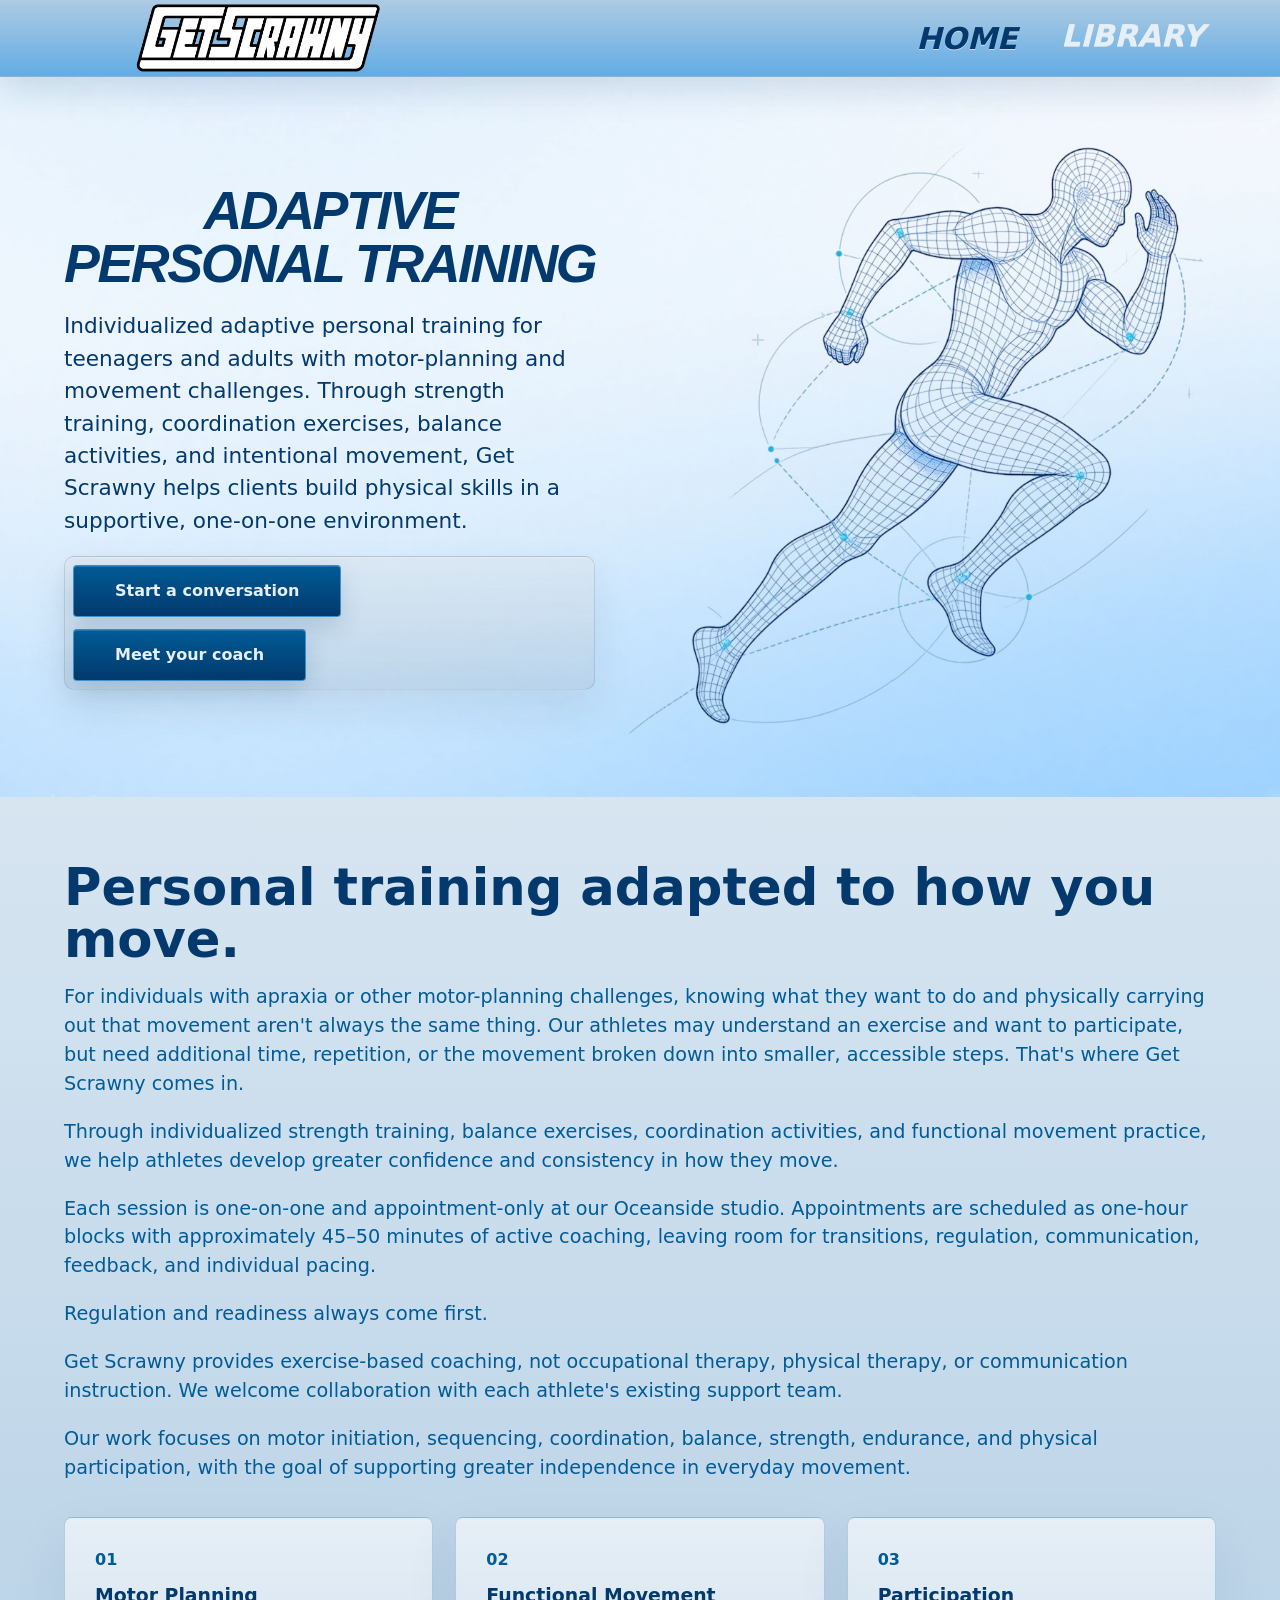
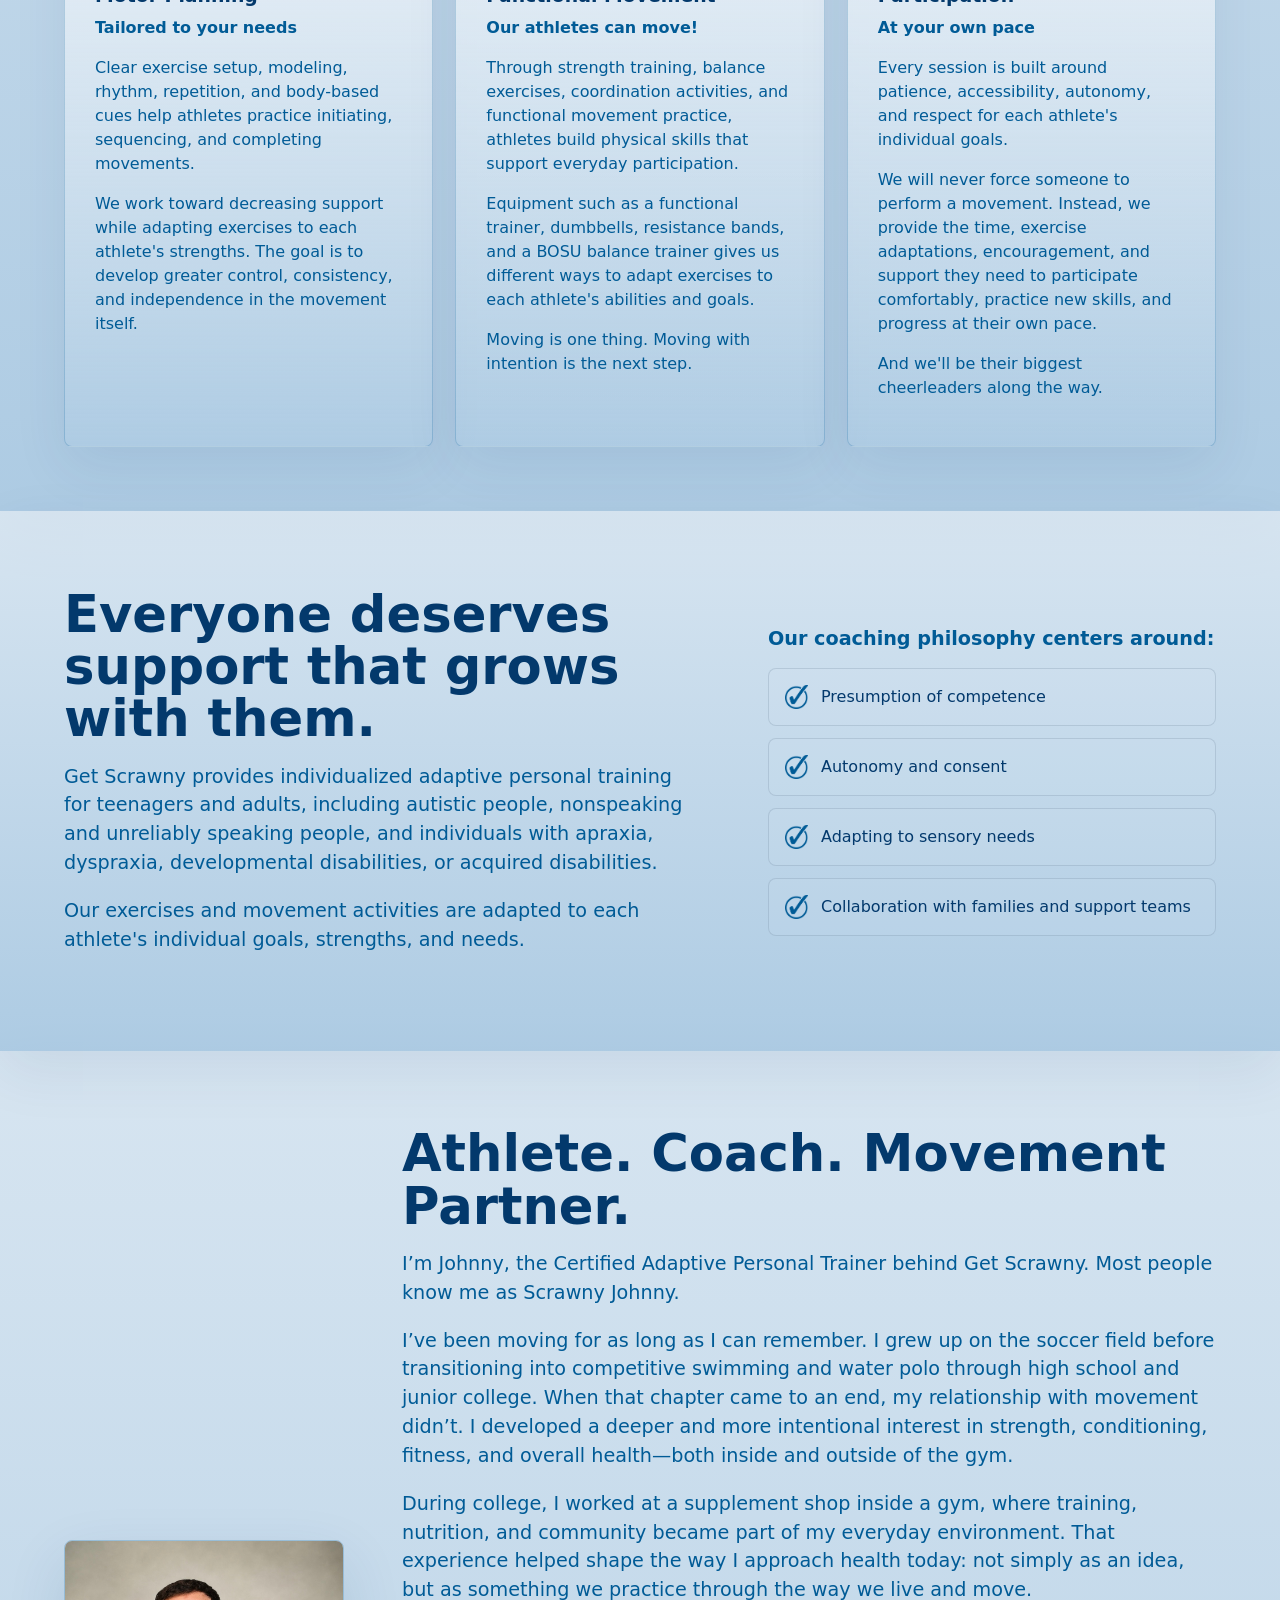
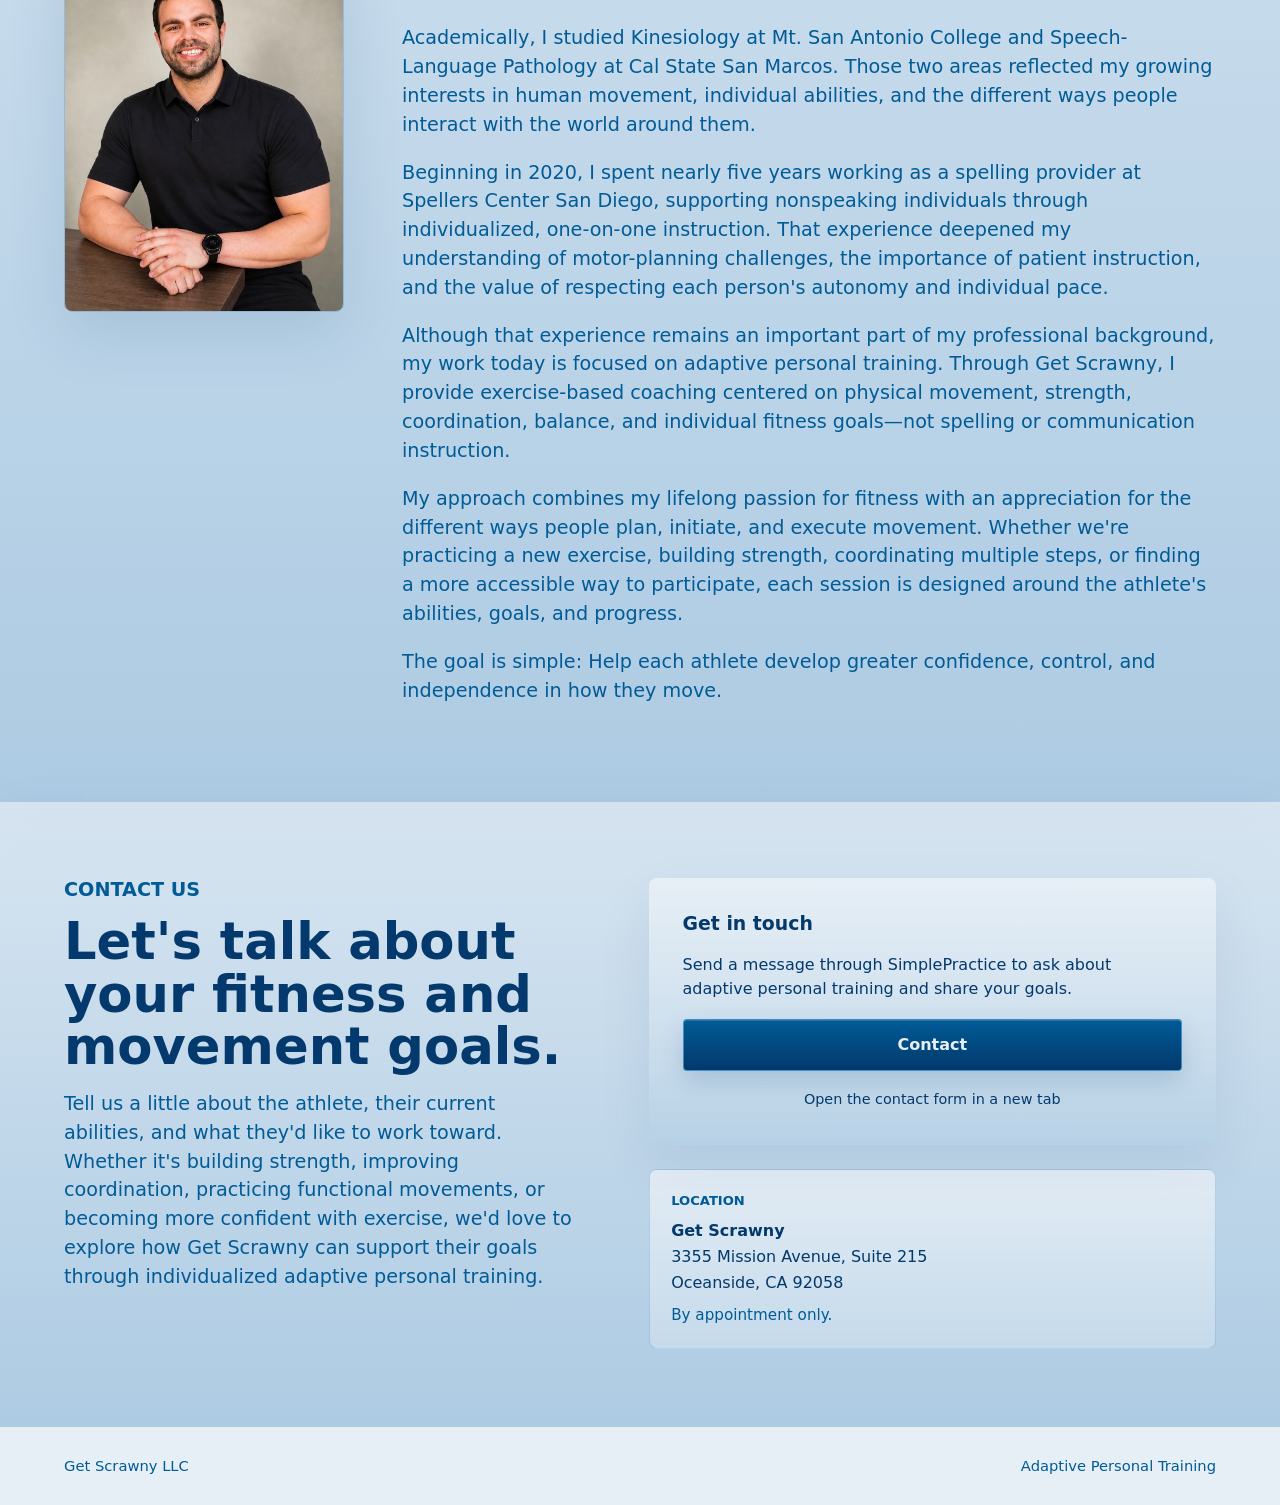
<file: index.html>
<!doctype html>
<html lang="en">
  <head>
    <meta charset="utf-8">
    <meta name="viewport" content="width=device-width, initial-scale=1">
    <title>Get Scrawny | Adaptive Personal Training</title>
    <meta
      name="description"
      content="Get Scrawny provides adaptive personal training and intentional motor coaching, grounded in purposeful movement, access, and individual goals."
    >
    <link rel="preload" href="styles.css?v=coach-credential-1" as="style">
    <link rel="stylesheet" href="styles.css?v=coach-credential-1">
  </head>
  <body>
    <header class="site-header" data-header>
      <a class="brand" href="index.html#top" aria-label="Get Scrawny home">
        <img class="brand-logo" src="assets/Logo_White.png" alt="Get Scrawny">
      </a>

      <nav class="primary-nav" aria-label="Main navigation">
        <a class="home-link" href="index.html#top" aria-current="page">Home</a>
        <a class="home-link" href="lessons.html">Library</a>
      </nav>

    </header>

    <main id="top" class="home-page">
      <section class="hero" aria-labelledby="hero-title">
        <img class="home-hero-image" src="assets/HeroHumanBackground.JPG" alt="" aria-hidden="true">
        <div class="hero-copy">
          <h1 id="hero-title">
            <span>Adaptive</span>
            <span>Personal Training</span>
          </h1>
          <p class="hero-text">
            Individualized adaptive personal training for teenagers and adults with motor-planning and movement challenges. Through strength training, coordination exercises, balance activities, and intentional movement, Get Scrawny helps clients build physical skills in a supportive, one-on-one environment.
          </p>
          <div class="hero-actions" aria-label="Primary actions">
            <a class="button primary" href="#contact">Start a conversation</a>
            <a class="button secondary" href="#coach">Meet your coach</a>
          </div>
        </div>

      </section>

      <section class="section education-panel" id="what-we-do" aria-labelledby="what-title">
        <div class="section-heading">
          <h2 id="what-title">Personal training adapted to how you move.</h2>
          <p>
            For individuals with apraxia or other motor-planning challenges, knowing what they want to do and physically carrying out that movement aren't always the same thing. Our athletes may understand an exercise and want to participate, but need additional time, repetition, or the movement broken down into smaller, accessible steps. That's where Get Scrawny comes in.
          </p>
          <p>
            Through individualized strength training, balance exercises, coordination activities, and functional movement practice, we help athletes develop greater confidence and consistency in how they move.
          </p>
          <p>
            Each session is one-on-one and appointment-only at our Oceanside studio. Appointments are scheduled as one-hour blocks with approximately 45–50 minutes of active coaching, leaving room for transitions, regulation, communication, feedback, and individual pacing.
          </p>
          <p>
            Regulation and readiness always come first.
          </p>
          <p>
            Get Scrawny provides exercise-based coaching, not occupational therapy, physical therapy, or communication instruction. We welcome collaboration with each athlete's existing support team.
          </p>
          <p>
            Our work focuses on motor initiation, sequencing, coordination, balance, strength, endurance, and physical participation, with the goal of supporting greater independence in everyday movement.
          </p>
        </div>
        <div class="education-grid" aria-label="Adaptive motor coaching outcomes">
          <article>
            <span>01</span>
            <h3>Motor Planning</h3>
            <p><strong>Tailored to your needs</strong></p>
            <p>Clear exercise setup, modeling, rhythm, repetition, and body-based cues help athletes practice initiating, sequencing, and completing movements.</p>
            <p>We work toward decreasing support while adapting exercises to each athlete's strengths. The goal is to develop greater control, consistency, and independence in the movement itself.</p>
          </article>
          <article>
            <span>02</span>
            <h3>Functional Movement</h3>
            <p><strong>Our athletes can move!</strong></p>
            <p>Through strength training, balance exercises, coordination activities, and functional movement practice, athletes build physical skills that support everyday participation.</p>
            <p>Equipment such as a functional trainer, dumbbells, resistance bands, and a BOSU balance trainer gives us different ways to adapt exercises to each athlete's abilities and goals.</p>
            <p>Moving is one thing. Moving with intention is the next step.</p>
          </article>
          <article>
            <span>03</span>
            <h3>Participation</h3>
            <p><strong>At your own pace</strong></p>
            <p>Every session is built around patience, accessibility, autonomy, and respect for each athlete's individual goals.</p>
            <p>We will never force someone to perform a movement. Instead, we provide the time, exercise adaptations, encouragement, and support they need to participate comfortably, practice new skills, and progress at their own pace.</p>
            <p>And we'll be their biggest cheerleaders along the way.</p>
          </article>
        </div>
      </section>

      <section class="feature-band" id="who" aria-labelledby="who-title">
        <div class="feature-copy">
          <h2 id="who-title">Everyone deserves support that grows with them.</h2>
          <p>
            Get Scrawny provides individualized adaptive personal training for teenagers and adults, including autistic people, nonspeaking and unreliably speaking people, and individuals with apraxia, dyspraxia, developmental disabilities, or acquired disabilities.
          </p>
          <p>
            Our exercises and movement activities are adapted to each athlete's individual goals, strengths, and needs.
          </p>
        </div>
        <div class="philosophy-list">
          <p>Our coaching philosophy centers around:</p>
          <ul class="check-list" aria-label="Support qualities">
            <li>Presumption of competence</li>
            <li>Autonomy and consent</li>
            <li>Adapting to sensory needs</li>
            <li>Collaboration with families and support teams</li>
          </ul>
        </div>
      </section>

      <section class="coach-section" id="coach" aria-labelledby="coach-title">
        <figure class="coach-photo">
          <img src="assets/coach-photo.jpeg" alt="Get Scrawny coach smiling in a black polo shirt">
        </figure>
        <div class="coach-copy">
          <h2 id="coach-title">Athlete. Coach. Movement Partner.</h2>
          <p>
            I’m Johnny, the Certified Adaptive Personal Trainer behind Get Scrawny. Most people know me as Scrawny Johnny.
          </p>
          <p>
            I’ve been moving for as long as I can remember. I grew up on the soccer field before transitioning into competitive swimming and water polo through high school and junior college. When that chapter came to an end, my relationship with movement didn’t. I developed a deeper and more intentional interest in strength, conditioning, fitness, and overall health—both inside and outside of the gym.
          </p>
          <p>
            During college, I worked at a supplement shop inside a gym, where training, nutrition, and community became part of my everyday environment. That experience helped shape the way I approach health today: not simply as an idea, but as something we practice through the way we live and move.
          </p>
          <p>
            Academically, I studied Kinesiology at Mt. San Antonio College and Speech-Language Pathology at Cal State San Marcos. Those two areas reflected my growing interests in human movement, individual abilities, and the different ways people interact with the world around them.
          </p>
          <p>
            Beginning in 2020, I spent nearly five years working as a spelling provider at Spellers Center San Diego, supporting nonspeaking individuals through individualized, one-on-one instruction. That experience deepened my understanding of motor-planning challenges, the importance of patient instruction, and the value of respecting each person's autonomy and individual pace.
          </p>
          <p>
            Although that experience remains an important part of my professional background, my work today is focused on adaptive personal training. Through Get Scrawny, I provide exercise-based coaching centered on physical movement, strength, coordination, balance, and individual fitness goals—not spelling or communication instruction.
          </p>
          <p>
            My approach combines my lifelong passion for fitness with an appreciation for the different ways people plan, initiate, and execute movement. Whether we're practicing a new exercise, building strength, coordinating multiple steps, or finding a more accessible way to participate, each session is designed around the athlete's abilities, goals, and progress.
          </p>
          <p>
            The goal is simple: Help each athlete develop greater confidence, control, and independence in how they move.
          </p>
        </div>
      </section>

      <section class="contact-section" id="contact" aria-labelledby="contact-title">
        <div class="contact-copy">
          <p class="eyebrow">CONTACT US</p>
          <h2 id="contact-title">Let's talk about your fitness and movement goals.</h2>
          <p>
            Tell us a little about the athlete, their current abilities, and what they'd like to work toward. Whether it's building strength, improving coordination, practicing functional movements, or becoming more confident with exercise, we'd love to explore how Get Scrawny can support their goals through individualized adaptive personal training.
          </p>
        </div>
        <div class="contact-details">
          <div class="contact-form simplepractice-contact">
            <h3>Get in touch</h3>
            <p>Send a message through SimplePractice to ask about adaptive personal training and share your goals.</p>
            <div class="spwidget-button-wrapper">
              <a href="https://jonathan-perez.clientsecure.me" class="button primary spwidget-button" data-spwidget-scope-id="6872de5b-6467-4839-b7ac-042fe6befa4a" data-spwidget-scope-uri="jonathan-perez" data-spwidget-application-id="7c72cb9f9a9b913654bb89d6c7b4e71a77911b30192051da35384b4d0c6d505b" data-spwidget-channel="embedded_widget" data-spwidget-type="Contact form" data-spwidget-contact data-spwidget-scope-global data-spwidget-autobind>Contact</a>
            </div>
            <p class="simplepractice-contact-fallback"><a href="https://jonathan-perez.clientsecure.me/contact-widget" target="_blank" rel="noopener">Open the contact form in a new tab</a></p>
          </div>
          <address class="contact-location" aria-label="Get Scrawny location">
            <span class="contact-location-label">Location</span>
            <a class="contact-location-address" href="https://www.google.com/maps/search/?api=1&amp;query=3355+Mission+Avenue+Suite+215+Oceanside+CA+92058" target="_blank" rel="noopener" aria-label="Open Get Scrawny location in maps">
              <strong>Get Scrawny</strong>
              <span>3355 Mission Avenue, Suite 215</span>
              <span>Oceanside, CA 92058</span>
            </a>
            <span class="contact-location-note">By appointment only.</span>
          </address>
        </div>
      </section>
    </main>

    <footer class="site-footer">
      <p>Get Scrawny LLC</p>
      <p>Adaptive Personal Training</p>
    </footer>

    <script src="script.js?v=simplepractice-contact-2"></script>
    <script src="https://widget-cdn.simplepractice.com/assets/integration-1.0.js" defer></script>
  </body>
</html>
</file>
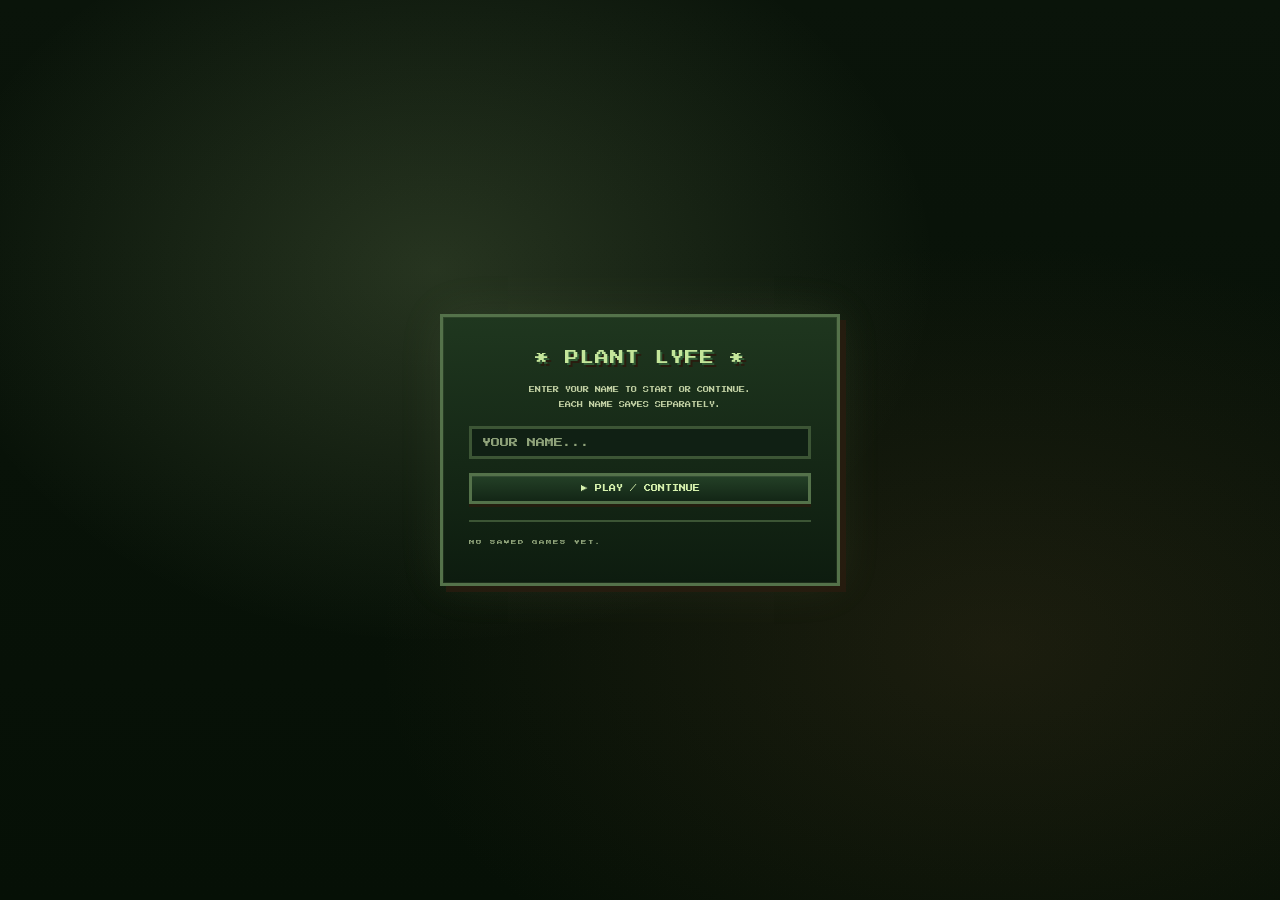
<file: plant-lyfe-v4/index.html>
<!DOCTYPE html>
<html lang="en">
<head>
  <meta charset="UTF-8">
  <meta name="viewport" content="width=device-width, initial-scale=1.0">
  <title>Plant Lyfe 🌿</title>
  <link href="https://fonts.googleapis.com/css2?family=Press+Start+2P&display=swap" rel="stylesheet">
  <link rel="stylesheet" href="css/style.css?v=plant-lyfe-panel-art-clarity-1">
</head>
<body>

<!-- ═══ LOGIN ═══════════════════════════════════════════════════ -->
<div id="login-screen">
  <div class="login-box">
    <div class="login-title">* PLANT LYFE *</div>
    <div class="login-sub">ENTER YOUR NAME TO START OR CONTINUE.<br>EACH NAME SAVES SEPARATELY.</div>
    <input class="px-input" id="name-input" maxlength="16" placeholder="YOUR NAME..." autocomplete="off" spellcheck="false">
    <button class="px-btn btn-green" id="play-btn">▶ PLAY / CONTINUE</button>
    <hr class="divider">
    <div id="saved-section"></div>
  </div>
</div>

<!-- ═══ GAME ════════════════════════════════════════════════════ -->
<div id="game-screen">

  <header>
    <div class="game-frame-title" aria-label="Plant Lyfe">Plant Lyfe</div>
    <div class="hud">
      <div class="hud-chip hud-user">▶ <span id="hud-user">—</span></div>
      <div class="hud-chip hud-money"><span class="hud-label">MONEY</span>$<span class="hud-val" id="hud-money">0</span></div>
      <div class="hud-chip hud-rep"><span class="hud-label">REP</span>★<span class="hud-val" id="hud-rep">0</span></div>
      <div class="rep-bar-outer">
        <span class="rep-label" id="rep-rank-label">SPROUT</span>
        <div class="rep-track"><div class="rep-fill" id="rep-fill"></div></div>
        <span class="rep-pct" id="rep-next-label">0/10</span>
      </div>
      <div class="hud-chip">SOLD <span class="hud-val" id="hud-sold">0</span></div>
      <button class="btn-encyclopedia" id="encyclopedia-btn">PLANTS <span id="hud-discovery-count">0/0</span></button>
      <button class="btn-pause" id="pause-btn">PAUSE</button>
      <button class="btn-logout" id="logout-btn">LOGOUT</button>
    </div>
  </header>

  <!--
    LAYOUT: 3 columns
    LEFT   220px  — seed shop only
    CENTRE 1fr    — store floor + info sub-panel
    RIGHT  224px  — grow shelf
  -->
  <div class="game-layout">

    <!-- ── LEFT: Seed shop ── -->
    <div class="panel-left">
      <div class="sec-label">SEED SHOP</div>
      <div class="seed-list" id="seed-list"></div>
    </div>

    <!-- ── CENTRE ── -->
    <div class="panel-centre">

      <!-- top: display shelf across full width -->
      <div class="display-shelf-wrap">
        <div class="display-shelf-label">DISPLAY SHELF — MATURE &amp; READY TO SELL</div>
        <div class="display-shelf" id="display-shelf"></div>
      </div>

      <!-- bottom: two sub-columns side by side -->
      <div class="centre-lower">

        <!-- walkway / store scene -->
        <div class="walkway" id="walkway">
          <div class="walkway-label">STORE FLOOR</div>
        </div>

        <!-- info panel: requests + detail + rank + log -->
        <div class="info-panel">

          <div class="info-section collapsible-panel" data-panel-key="requests">
            <button type="button" class="panel-toggle sec-label" data-panel-toggle="requests" aria-expanded="true" aria-controls="request-list">
              <span class="panel-title">CUSTOMER REQUESTS</span>
              <span class="panel-summary" data-panel-summary="requests">READY</span>
              <span class="panel-caret" aria-hidden="true">−</span>
            </button>
            <div id="request-list" class="panel-content" data-panel-content="requests"></div>
          </div>

          <div class="info-section info-detail collapsible-panel" data-panel-key="details">
            <button type="button" class="panel-toggle sec-label detail-panel-toggle" data-panel-toggle="details" aria-expanded="true" aria-controls="detail-panel-content">
              <span class="panel-title">GROWTH DATA</span>
              <span class="panel-summary" data-panel-summary="details">NO SELECTION</span>
              <span class="panel-caret" aria-hidden="true">−</span>
            </button>
            <div class="detail-wrap panel-content" id="detail-panel-content" data-panel-content="details">
              <div class="detail-head" id="detail-head">-- SELECT A PLANT --</div>
              <div class="detail-body" id="detail-body">
                <div class="detail-empty">
                  <div style="font-size:26px">🪴</div>
                  <div>CLICK A GROW SLOT OR<br>DISPLAY PLANT TO INSPECT</div>
                </div>
              </div>
            </div>
          </div>

          <div class="info-section collapsible-panel" data-panel-key="rank">
            <button type="button" class="panel-toggle sec-label" data-panel-toggle="rank" aria-expanded="true" aria-controls="rank-display">
              <span class="panel-title">BANK</span>
              <span class="panel-summary" data-panel-summary="rank">SPROUT</span>
              <span class="panel-caret" aria-hidden="true">−</span>
            </button>
            <div class="rank-display panel-content" id="rank-display" data-panel-content="rank"></div>
          </div>

          <div class="info-section info-log collapsible-panel" data-panel-key="log">
            <button type="button" class="panel-toggle sec-label" data-panel-toggle="log" aria-expanded="true" aria-controls="log-box">
              <span class="panel-title">ACTIVITY LOG</span>
              <span class="panel-summary" data-panel-summary="log">NO ENTRIES</span>
              <span class="panel-caret" aria-hidden="true">−</span>
            </button>
            <div class="log-box panel-content" id="log-box" data-panel-content="log"></div>
          </div>

        </div><!-- /info-panel -->
      </div><!-- /centre-lower -->
    </div><!-- /panel-centre -->

    <!-- ── RIGHT: Grow shelf ── -->
    <div class="panel-right">
      <div class="grow-shelf-header">
        GROW SHELF
        <span class="shelf-hint" id="shelf-hint">SELECT A SLOT</span>
      </div>
      <div class="grow-shelf" id="grow-shelf"></div>
    </div>

  </div><!-- /game-layout -->
  <div class="zogton-guide" aria-label="Zogton plant guide" aria-live="polite" hidden>
    <div class="zogton-bubble">Greetings, human. I am Zogton. Let us study Earth plants.</div>
    <div class="zogton-sprite-wrap">
      <img id="zogton-sprite" class="zogton-sprite" alt="Zogton" decoding="async">
      <span id="zogton-fallback" class="zogton-fallback" hidden>Zogton</span>
    </div>
  </div>
</div><!-- /game-screen -->

<div class="pause-overlay" id="pause-overlay" aria-hidden="true">
  <div class="pause-box">
    <div class="pause-title">PAUSED</div>
    <div class="pause-sub">Growth, water, and customer timers are stopped.</div>
    <button class="pause-resume" id="pause-resume-btn">RESUME</button>
  </div>
</div>

<div class="encyclopedia-modal" id="encyclopedia-modal" aria-hidden="true">
  <div class="encyclopedia-panel" role="dialog" aria-labelledby="encyclopedia-title">
    <div class="encyclopedia-head">
      <div>
        <div class="encyclopedia-kicker">PLANT ENCYCLOPEDIA</div>
        <div class="encyclopedia-title" id="encyclopedia-title">DISCOVERED SPECIES</div>
      </div>
      <button class="encyclopedia-close" id="encyclopedia-close" aria-label="Close encyclopedia">CLOSE</button>
    </div>
    <div class="encyclopedia-stats">
      <div><strong id="encyclopedia-percent">0%</strong><span>DISCOVERY</span></div>
      <div><strong id="encyclopedia-total">0 / 0</strong><span>SPECIES FOUND</span></div>
    </div>
    <div class="encyclopedia-grid" id="encyclopedia-grid"></div>
  </div>
</div>

<div id="toast-container"></div>

<script src="js/data.js?v=plant-lyfe-pause-1"></script>
<script src="js/state.js?v=plant-lyfe-pause-1"></script>
<script src="js/customers.js?v=plant-lyfe-pause-1"></script>
<script src="js/plants-svg.js?v=plant-lyfe-pause-1"></script>
  <script src="js/game.js?v=plant-lyfe-request-countdown-1"></script>
  <script src="js/ui.js?v=plant-lyfe-request-countdown-1"></script>
<script src="js/zogton.js?v=plant-lyfe-zogton-sprites-1"></script>
  <script src="js/main.js?v=plant-lyfe-request-countdown-1"></script>
</body>
</html>
</file>
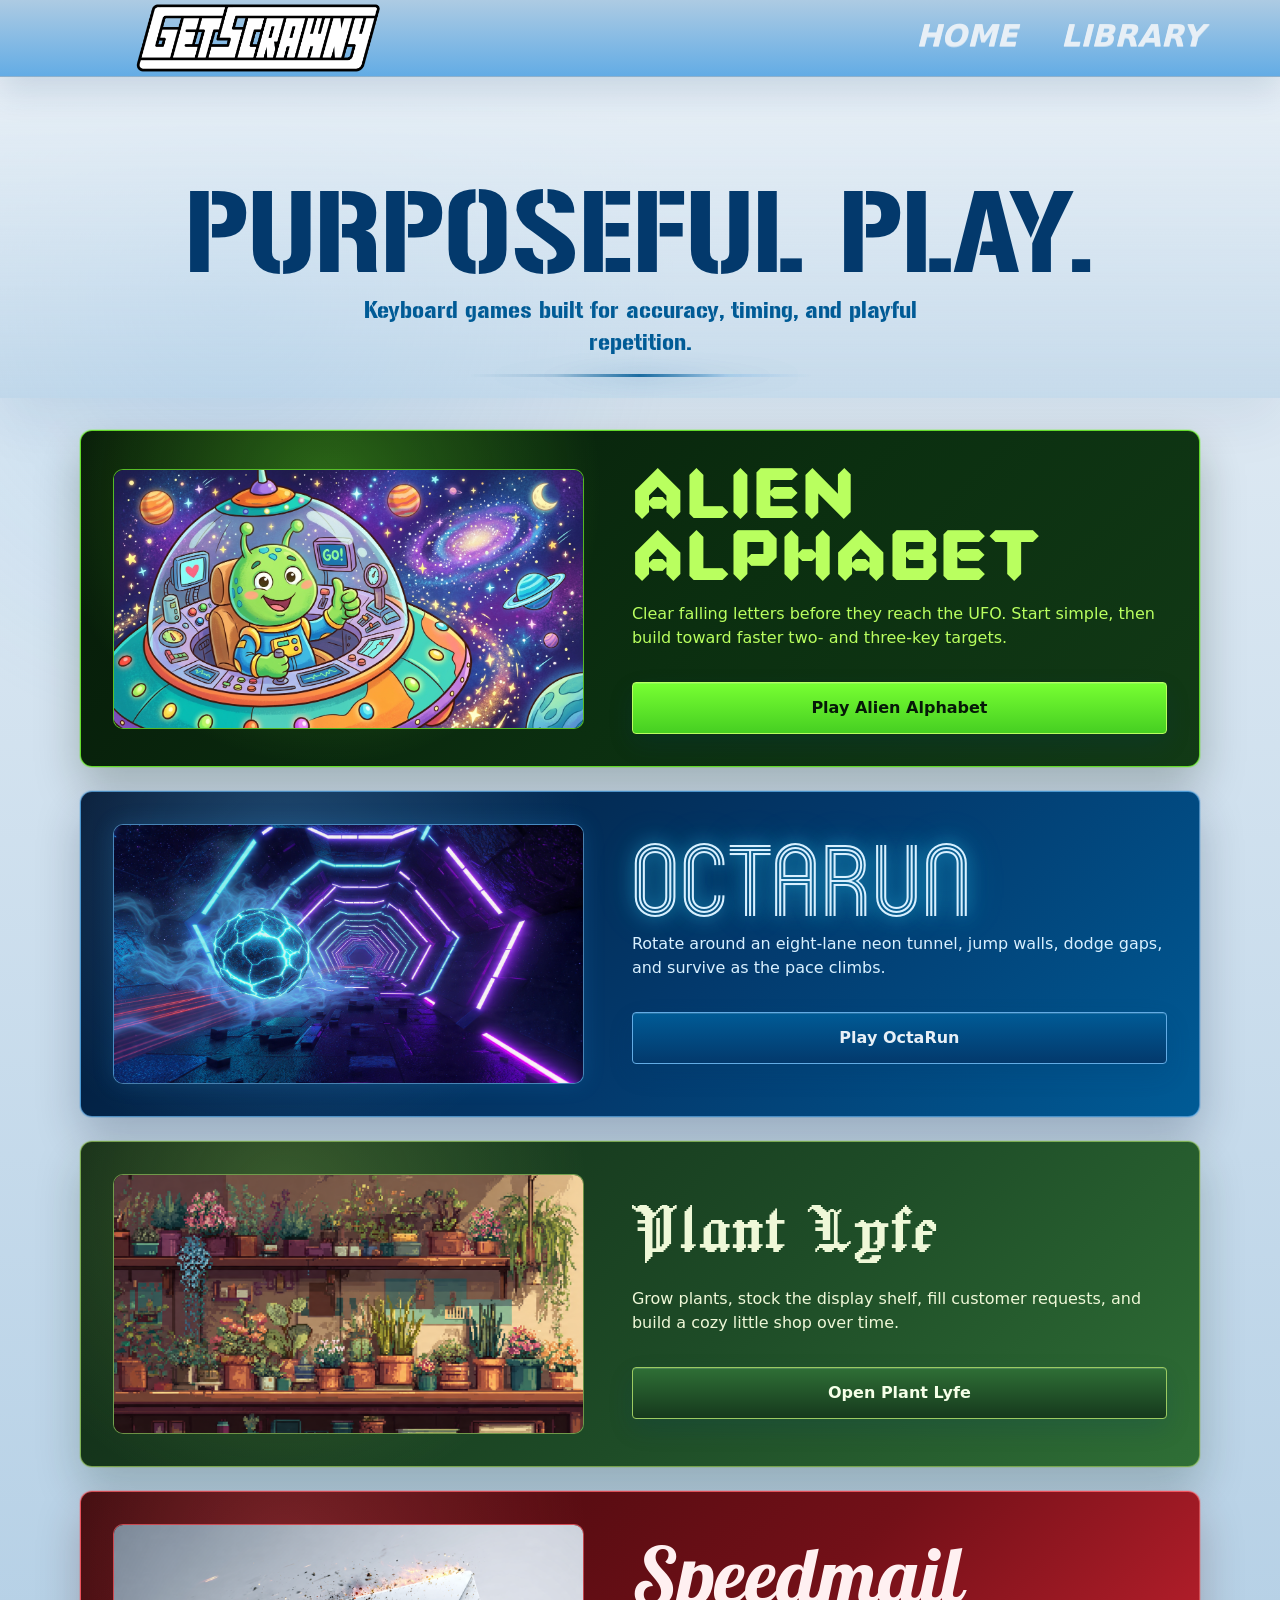
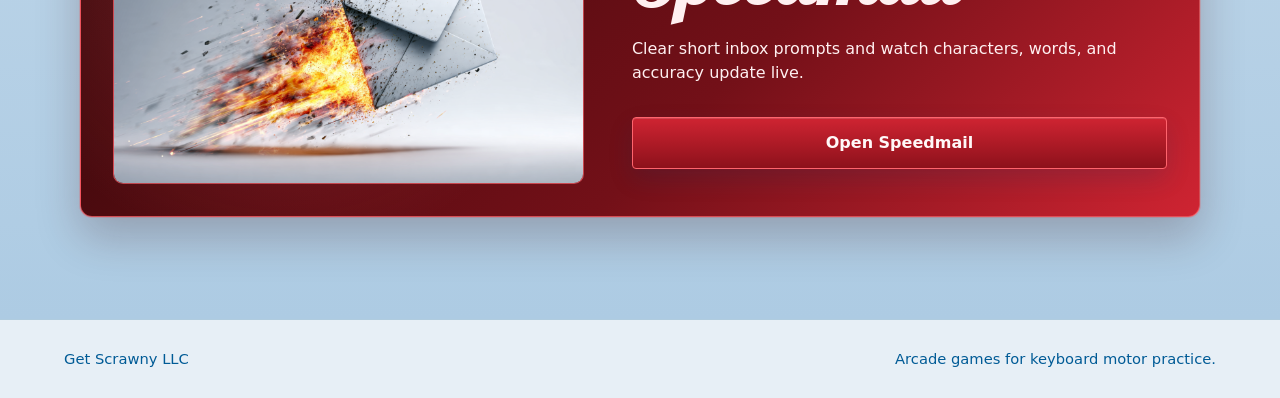
<file: arcade-archive.html>
<!doctype html>
<html lang="en">
  <head>
    <meta charset="utf-8">
    <meta name="viewport" content="width=device-width, initial-scale=1">
    <title>Arcade Archive | Get Scrawny</title>
    <meta name="robots" content="noindex">
    <meta name="description" content="Educational keyboard games from Get Scrawny.">
    <link rel="preload" href="styles.css?v=site-review-20261123" as="style">
    <link rel="stylesheet" href="styles.css?v=site-review-20261123">
  </head>
  <body>
    <header class="site-header" data-header>
      <a class="brand" href="index.html#top" aria-label="Get Scrawny home">
        <img class="brand-logo" src="assets/Logo_White.png" alt="Get Scrawny">
      </a>

      <nav class="primary-nav" aria-label="Main navigation">
        <a class="home-link" href="index.html#top">Home</a>
        <a class="home-link" href="lessons.html">Library</a>
      </nav>

    </header>

    <main class="arcade-page" id="top">
      <section class="lessons-hero arcade-landing-hero" aria-labelledby="arcade-title">
        <div class="library-hero-inner">
          <h1 id="arcade-title" class="library-title">Purposeful Play.</h1>
          <p class="hero-text">
            Keyboard games built for accuracy, timing, and playful repetition.
          </p>
        </div>
      </section>

      <section class="arcade-dock" aria-label="Arcade game list">
        <article class="arcade-feature-card alien-feature-card">
          <div class="arcade-feature-art">
            <img src="assets/alien-alphabet-thumbnail.png" alt="Green alien flying a UFO through space">
          </div>
          <div class="arcade-feature-copy">
            <h2 id="alien-card-title">Alien Alphabet</h2>
            <p>
              Clear falling letters before they reach the UFO. Start simple, then build toward faster two- and three-key targets.
            </p>
            <a class="button primary" href="keyboard-flight.html">Play Alien Alphabet</a>
          </div>
        </article>
        <article class="arcade-feature-card octarun-feature-card">
          <div class="arcade-feature-art octarun-feature-art">
            <img src="assets/neon%20octorun%20spheres/octarun%20thumbmail.jpg" alt="OctaRun neon tunnel preview">
          </div>
          <div class="arcade-feature-copy">
            <h2 class="octarun-card-title">OctaRun</h2>
            <p>
              Rotate around an eight-lane neon tunnel, jump walls, dodge gaps, and survive as the pace climbs.
            </p>
            <a class="button primary" href="neon-octarun.html">Play OctaRun</a>
          </div>
        </article>
        <article class="arcade-feature-card plantlyfe-feature-card">
          <div class="arcade-feature-art plantlyfe-feature-art">
            <img src="assets/plantlyfe_arcadethumbnail.png" alt="Plant Lyfe pixel plant shop preview">
          </div>
          <div class="arcade-feature-copy">
            <h2 class="plantlyfe-card-title">Plant Lyfe</h2>
            <p>
              Grow plants, stock the display shelf, fill customer requests, and build a cozy little shop over time.
            </p>
            <a class="button primary" href="plant-lyfe.html">Open Plant Lyfe</a>
          </div>
        </article>
        <article class="arcade-feature-card speedmail-feature-card">
          <div class="arcade-feature-art speedmail-feature-art">
            <img src="assets/Speedmail_Thumbnail.png" alt="Speedmail inbox typing preview">
          </div>
          <div class="arcade-feature-copy">
            <h2 class="speedmail-card-title">Speedmail</h2>
            <p>
              Clear short inbox prompts and watch characters, words, and accuracy update live.
            </p>
            <a class="button primary" href="speedmail.html">Open Speedmail</a>
          </div>
        </article>
      </section>
    </main>

    <footer class="site-footer">
      <p>Get Scrawny LLC</p>
      <p>Arcade games for keyboard motor practice.</p>
    </footer>

    <script src="script.js?v=plant-lyfe-jacquard-1"></script>
  </body>
</html>
</file>
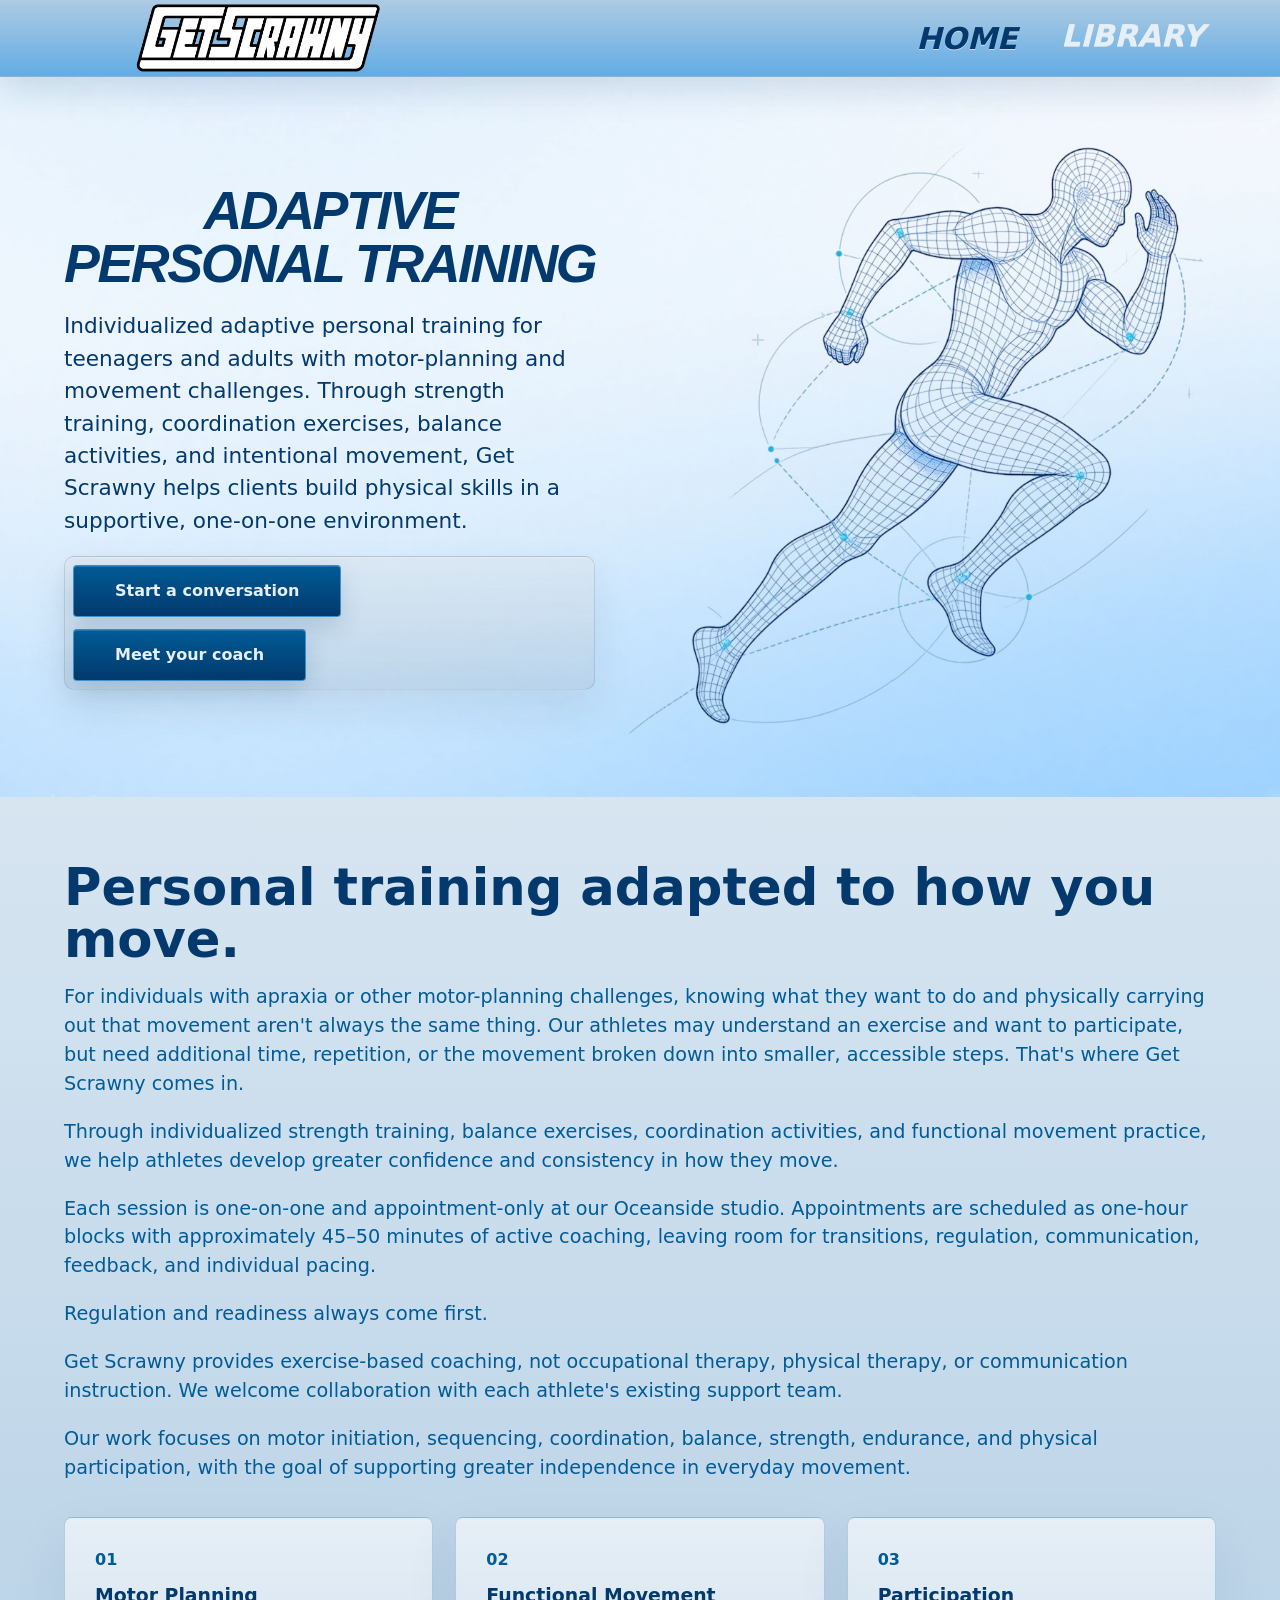
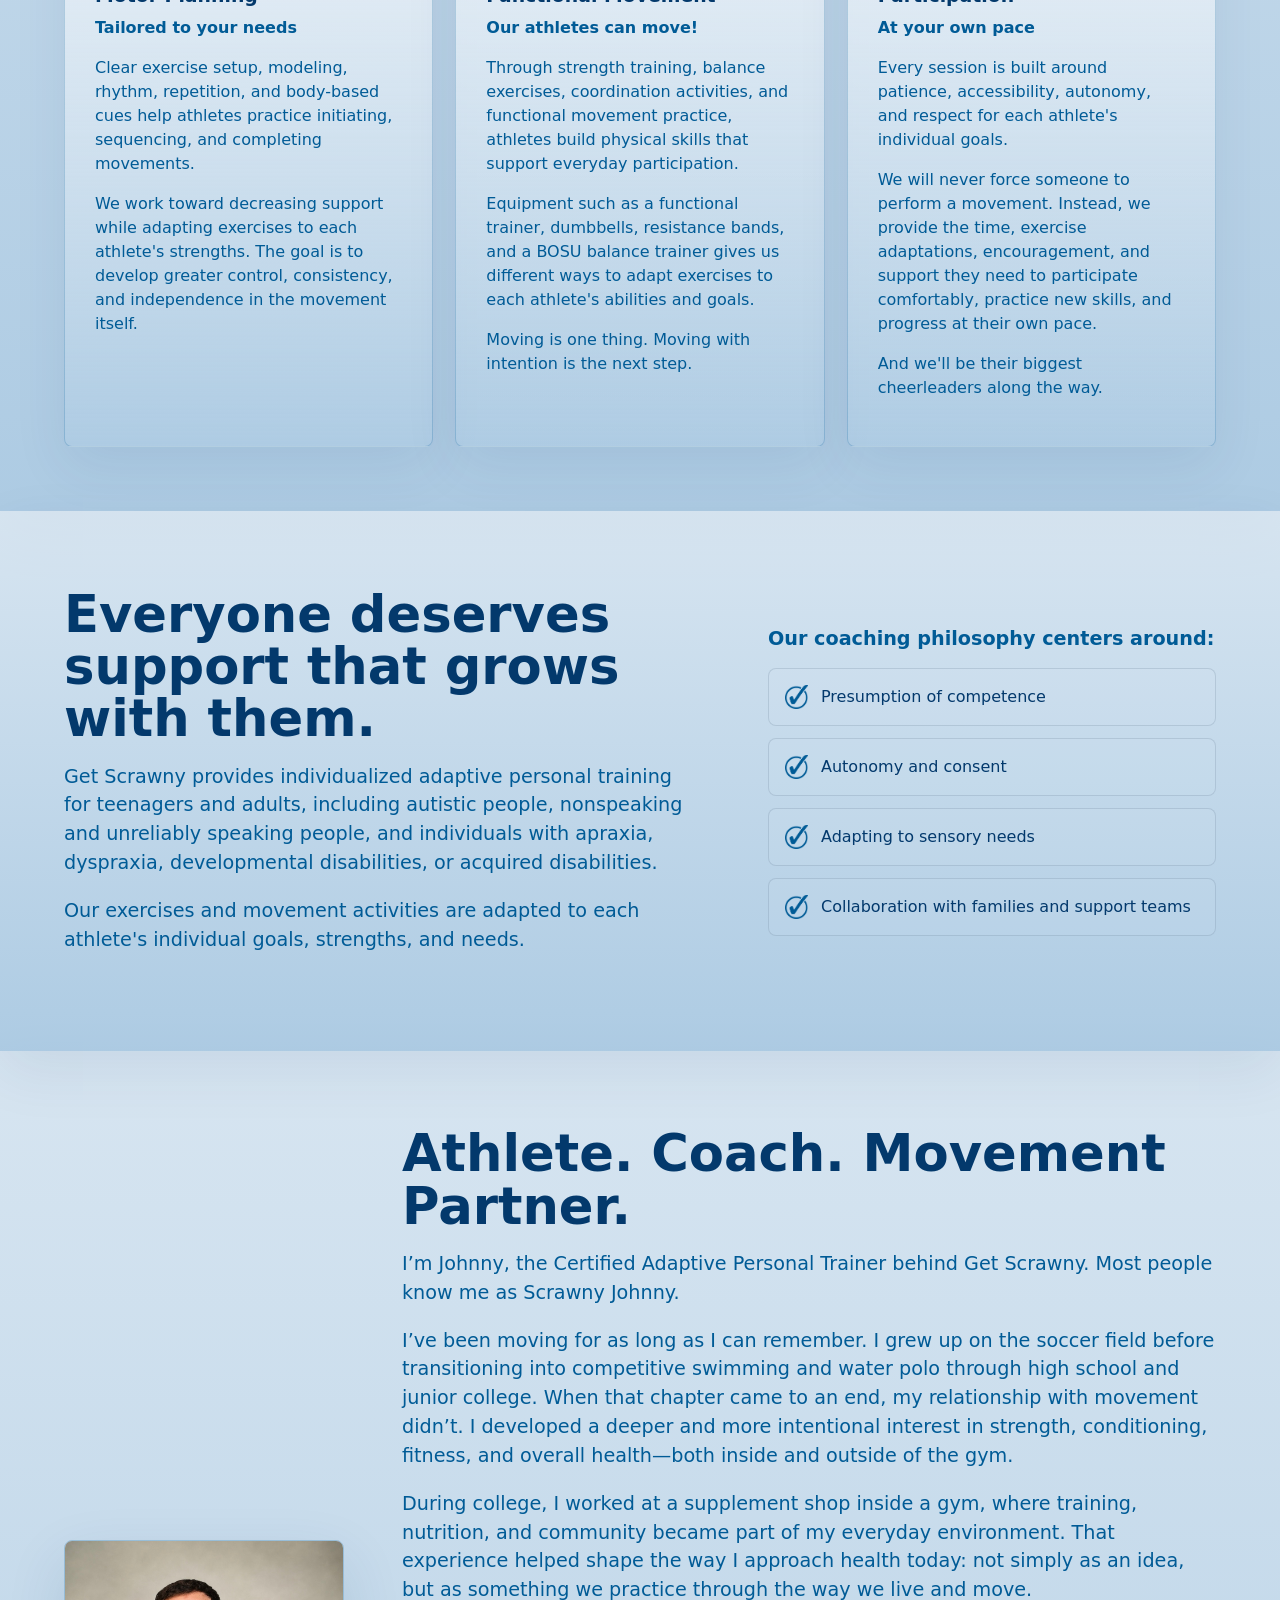
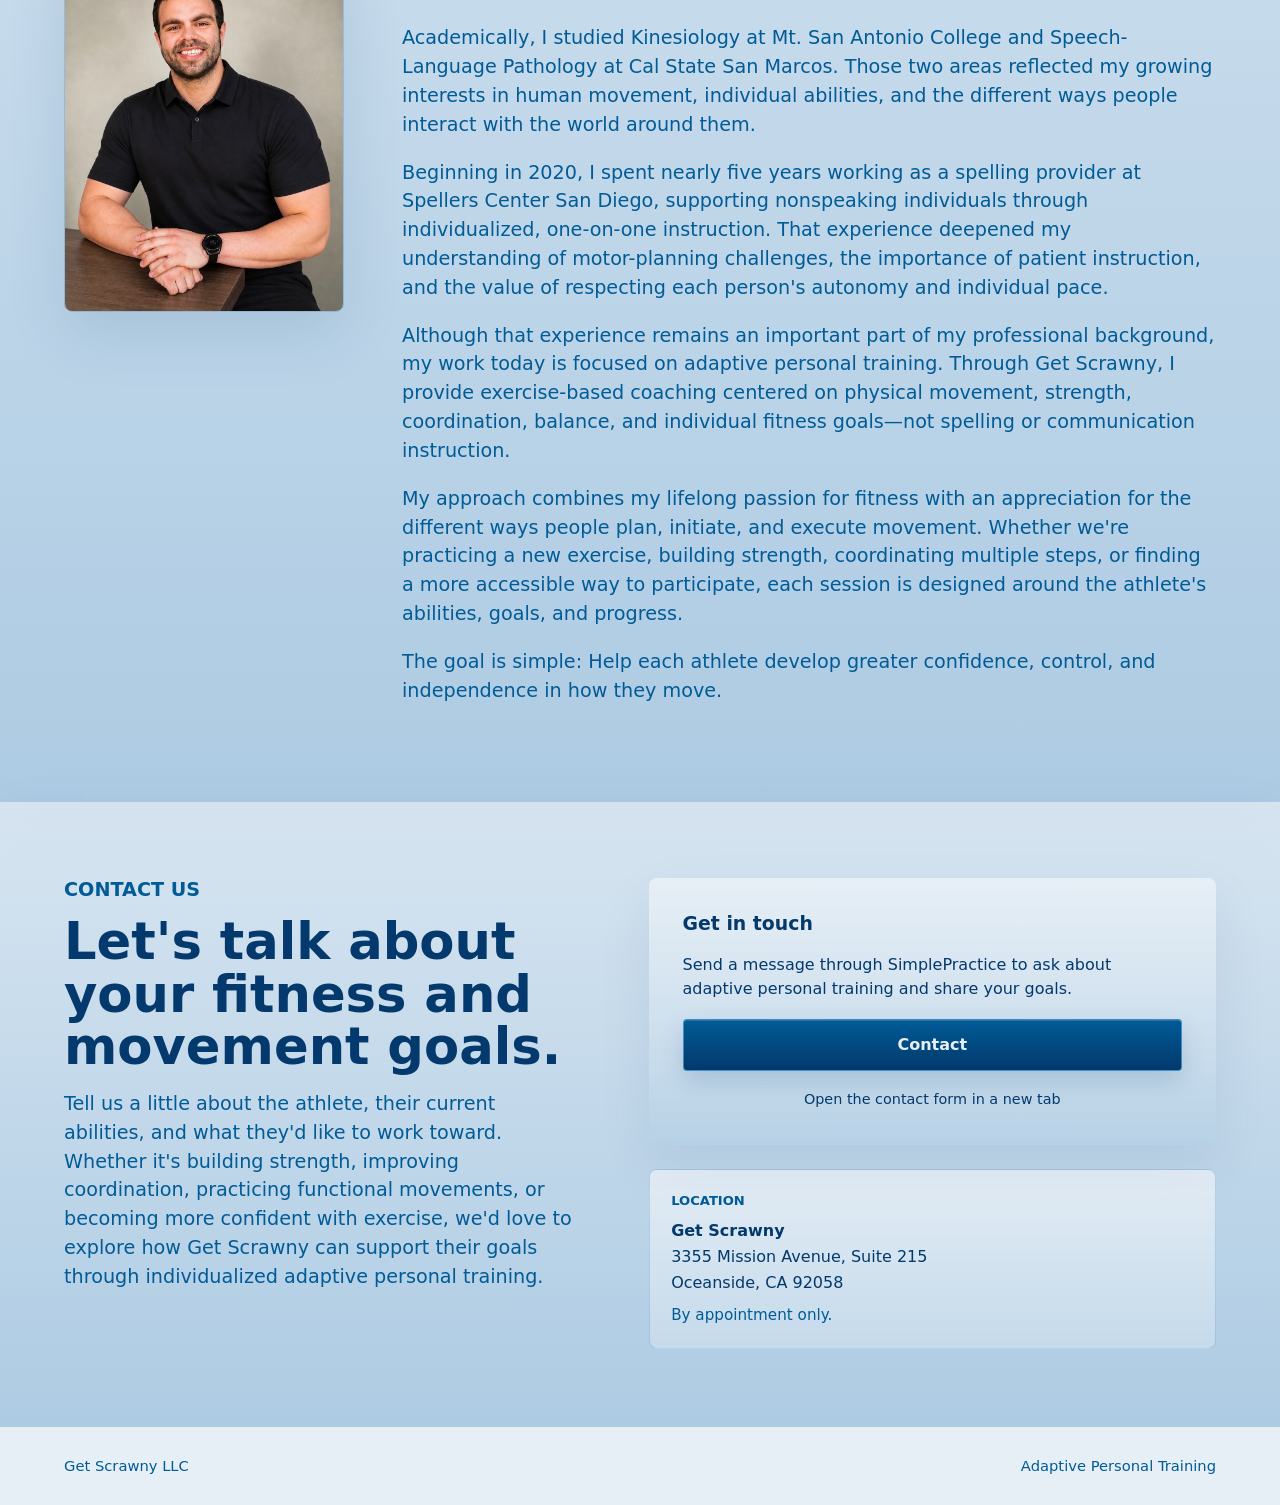
<file: arcade.html>
<!doctype html>
<html lang="en">
  <head>
    <meta charset="utf-8">
    <meta name="viewport" content="width=device-width, initial-scale=1">
    <title>Get Scrawny</title>
    <meta name="robots" content="noindex">
    <link rel="canonical" href="index.html">
    <meta http-equiv="refresh" content="0; url=index.html">
    <script>
      window.location.replace('index.html' + window.location.search + window.location.hash);
    </script>
  </head>
  <body>
    <p><a href="index.html">Go to Get Scrawny</a></p>
  </body>
</html>
</file>
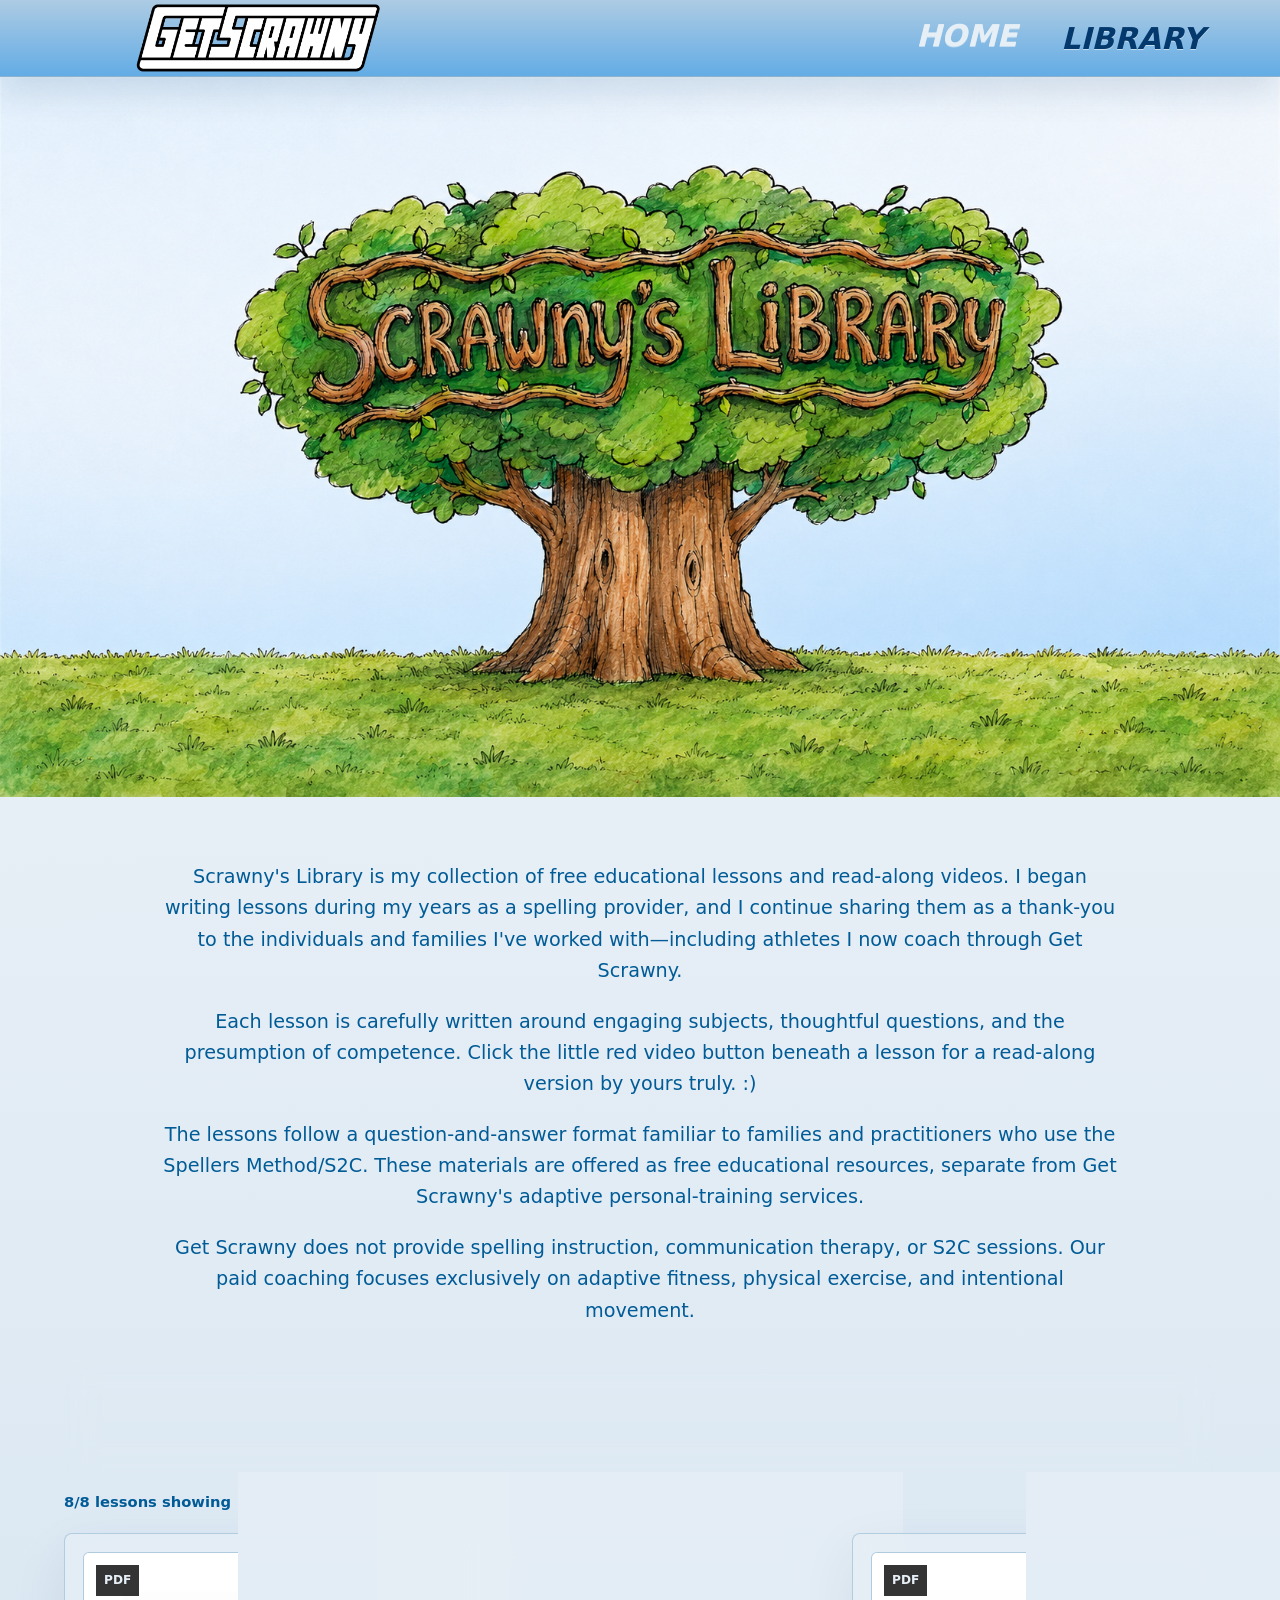
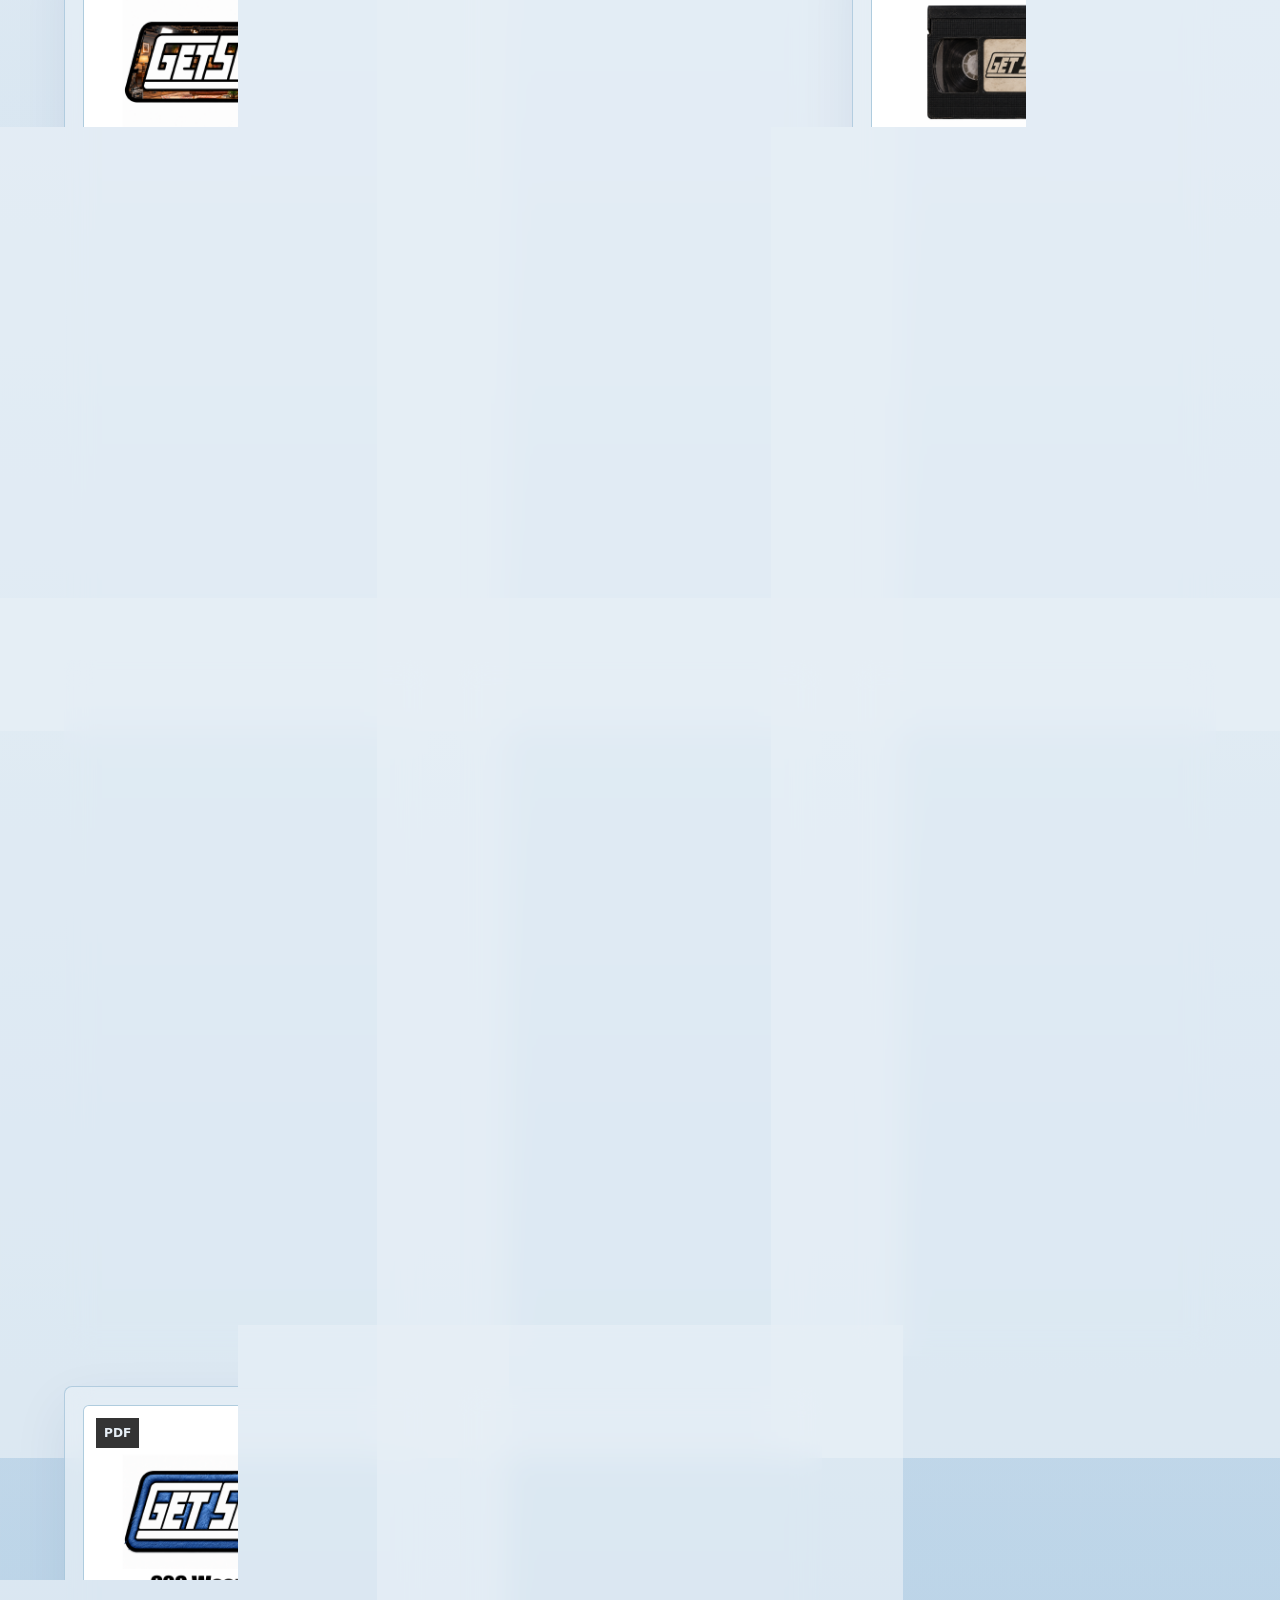
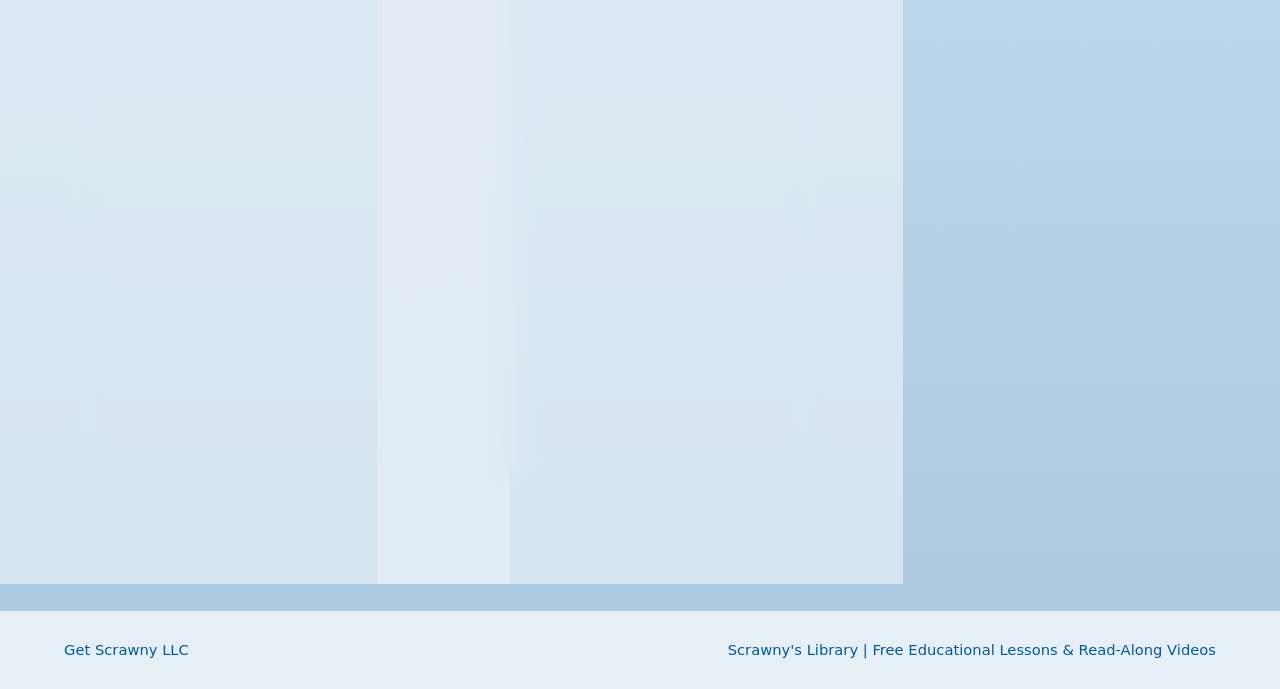
<file: lessons.html>
<!doctype html>
<html lang="en">
  <head>
    <meta charset="utf-8">
    <meta name="viewport" content="width=device-width, initial-scale=1">
    <title>Scrawny's Library | Get Scrawny</title>
    <meta
      name="description"
      content="Free educational lessons and read-along videos from Scrawny's Library, separate from Get Scrawny's adaptive personal-training services."
    >
    <link rel="preload" href="styles.css?v=lesson-hover-tint-1" as="style">
    <link rel="stylesheet" href="styles.css?v=lesson-hover-tint-1">
  </head>
  <body>
    <header class="site-header" data-header>
      <a class="brand" href="index.html#top" aria-label="Get Scrawny home">
        <img class="brand-logo" src="assets/Logo_White.png" alt="Get Scrawny">
      </a>

      <nav class="primary-nav" aria-label="Main navigation">
        <a class="home-link" href="index.html#top">Home</a>
        <a class="home-link" href="lessons.html" aria-current="page">Library</a>
      </nav>

    </header>

    <main class="lessons-page">
      <section class="lessons-hero library-image-hero" aria-labelledby="library-page-title">
        <img class="library-hero-image" src="assets/ScrawnysLibraryBackground&Title.PNG" alt="" aria-hidden="true">
        <h1 id="library-page-title" class="visually-hidden">Scrawny's Library</h1>
      </section>

      <section class="lesson-web" aria-label="Library resources">
        <div class="section-heading">
          <p>
            Scrawny's Library is my collection of free educational lessons and read-along videos. I began writing lessons during my years as a spelling provider, and I continue sharing them as a thank-you to the individuals and families I've worked with—including athletes I now coach through Get Scrawny.
          </p>
          <p>
            Each lesson is carefully written around engaging subjects, thoughtful questions, and the presumption of competence. Click the little red video button beneath a lesson for a read-along version by yours truly. :)
          </p>
          <p>
            The lessons follow a question-and-answer format familiar to families and practitioners who use the Spellers Method/S2C. These materials are offered as free educational resources, separate from Get Scrawny's adaptive personal-training services.
          </p>
          <p>
            Get Scrawny does not provide spelling instruction, communication therapy, or S2C sessions. Our paid coaching focuses exclusively on adaptive fitness, physical exercise, and intentional movement.
          </p>
        </div>

        <div class="lesson-toolbar" aria-label="Search library lessons">
          <label>
            Sort lessons
            <select data-lesson-sort>
              <option value="date-desc">Date Added - Newest First</option>
              <option value="date-asc">Date Added - Oldest First</option>
              <option value="alpha-asc">Title - A to Z</option>
              <option value="pages-asc">Pages - Fewest First</option>
              <option value="pages-desc">Pages - Most First</option>
            </select>
          </label>
          <label>
            Search by relevance
            <input data-lesson-search type="search" placeholder="Superbad, James Bond, camping, sports, Stitch">
          </label>
          <button class="button primary submit-library" type="button" data-lesson-submit>Search</button>
          <button class="button secondary clear-library" type="button" data-lesson-clear>Clear</button>
        </div>

        <p class="lesson-count" data-lesson-count aria-live="polite">8 lessons showing</p>

        <div class="lesson-map library-lesson-map" data-lesson-map aria-label="Library lessons">
          <article class="lesson-card library-lesson-card" data-lesson-card data-title="Background Extras in Film" data-tags="background-actors,extras,film,movies,television,acting,behind-the-scenes,casting,wardrobe,post-production,superbad,motor-activity" data-keywords="008 lesson 008 lesson-008 008 background extras in film extra actor actors acting performer performers movie movies cinema television tv production filmmaking behind the scenes backstage child actor childhood job scrawny johnny jonathan perez johnny perez superbad bully flashback el segundo windfall 17 again seventeen again the heartbreak kid farrelly brothers the perfect game clifton collins jr cheech marin tom papa julia louis dreyfus seinfeld elaine the new adventures of old christine wardrobe costume costumes clothing agency casting booking set studio production lot silent conversation mime dialogue dubbing voiceover voice over sound editing post production camera microphone director credits cues takes repetition stand reset repeat sit to stand chair squat motor planning balance strength coordination savings gratitude" data-search-text="Background Extras in Film By: Scrawny Johnny My parents watched my scene in a movie years before I did. I had been allowed to work on the R-rated movie, but watching it was a different conversation. As a preteen, I filmed a small part in EL SEGUNDO, followed my directions, and went home. Somewhere between that day and the finished movie, my character also ACQUIRED (gained, obtained) a voice that wasn’t mine. To explain how this all happened, we need to look behind the people whose faces end up on movie posters. A school hallway needs students, a restaurant needs hungry customers, and those people usually need something to do while the main characters carry the story. Background actors, commonly called EXTRAS, help make those settings believable. I started doing this kind of work around age nine or ten and my first experience was on a television show called WINDFALL . One of the unusual parts of the job was that I could do exactly what I was supposed to do and have almost nobody watching the show notice me. Let’s spell: PRETEEN ACQUIRED BELIEVABLE DIFFERENT In which city was the small part in the movie filmed? EL SEGUNDO What part of my character’s finished performance belonged to someone else? VOICE What are the background actors who help populate a scene commonly called? EXTRAS Which television show gave me my first experience working on set? WINDFALL The passage asks us to look beyond the people whose faces appear on movie _____. POSTERS Which setting mentioned in the passage needs people to make it look occupied? SCHOOL HALLWAY, RESTAURANT Who might fill those settings while the main characters carry the story? STUDENTS, CUSTOMERS Give me a synonym for acquired mentioned in the passage. GAINED, OBTAINED What device records the moving images used to make a movie? CAMERA What term describes the written dialogue and action instructions prepared for a film? SCREENPLAY How would you feel about being allowed to help make a movie but having to wait years to watch it? What kind of satisfaction could come from doing a job well when the audience might never notice you? Imagine the same restaurant scene with every background actor removed. How might that change your interpretation of what is happening? My siblings and I on the set of 17 Again - Nick, Johnny, Samm Before I could blend into a scene, somebody had to decide whether I looked like I belonged in it. The AGENCY I worked for sent out requests describing the people a production needed, and my parents could respond when I fit the description. A booking might take us to a studio, a production lot, or some random house in another city. Once we arrived, we’d typically begin in WARDROBE. We’d often bring clothing from home, making sure it had no visible LOGOS, but the wardrobe department still checked whether the colors and styles suited the scene. Something perfectly acceptable to wear to my actual school might not work at the fictional one. The only time my siblings and I worked together was to appear in the basketball auditorium flashback (memory, recollection) scene in 17 Again , where the clothing needed to reflect an earlier time period. In situations like this, wardrobe would lend us something more fitting. The audience needed to believe everyone belonged in the same place and time, one person out of place can distract you from the scene. Let’s spell: RESPOND RANDOM FICTIONAL DISTRACT Who would respond on my behalf to accept the production requests? PARENTS What visible designs were we instructed to avoid on clothing brought from home? LOGOS Which department decided whether our clothing suited the scene? WARDROBE Which movie gave my siblings and me our only opportunity to work together? 17 AGAIN The auditorium in our flashback scene was used for which sport? BASKETBALL Where might a booking take us, according to the passage? STUDIO, PRODUCTION LOT, HOUSE Which parts of our clothing did wardrobe check before approving it? COLORS, STYLES Give me a synonym for flashback mentioned in the passage. MEMORY, RECOLLECTION What term describes an object an actor handles during a scene, such as a briefcase or umbrella? PROP What word describes a period of 100 years? CENTURY If you were choosing clothing for a movie set before you were born, what would you use to guide your decisions? Imagine a background actor wearing a smartwatch in a scene set in the 1950s. How might noticing it affect your experience of the scene? What could you suggest about a character through clothing alone, without giving that character any dialogue? The Heartbreak Kid Set - Farrelly Brothers &amp; Johnny The set wasn’t all glitz and glamor. A lot of the day involved waiting to be called, and school days required some of that time also involved in actual academics. We would bring assignments from our teachers if we had enough notice, and pulled work from grade-level books otherwise. Depending on the shoot, the schedules constantly varied in call time, scene duration, setting, and beyond. Eventually, we would be called to the set and given an action, such as walking through the background or talking to another person. Most, if not all, of the conversations had to be SILENT. Imagine trying to look interested in a conversation with a stranger when neither of you is making a sound. That allowed the main actors’ DIALOGUE (conversation, speech) to be recorded without us talking over it. Background chatter is added during POST-PRODUCTION, the work completed after filming. A room that sounds full of conversations on television is typically much quieter when the cameras were rolling. Let’s spell: ACADEMICS VARIED OTHERWISE STRANGER We said the set wasn’t all glitz and _____. GLAMOR Who could provide our school assignments when we knew about a booking far enough in advance? TEACHERS To avoid interfering with the main actors’ recordings, our background conversations had to be _____. SILENT What term does the passage use for the main actors’ conversation or speech? DIALOGUE During which stage could background chatter be added after filming? POST-PRODUCTION What action might we be assigned once we were called to the set? WALKING, TALKING Give a synonym for dialogue mentioned in the passage. CONVERSATION, SPEECH Which aspect of a shoot’s schedule or setup could vary? CALL TIME, SCENE DURATION, SETTING What device captures actors’ spoken lines during filming? MICROPHONE What term describes the process of selecting and arranging recorded shots into a finished sequence? EDITING What would help you return to schoolwork if you kept having to stop for filming? How could two people make a silent conversation look like an argument, a celebration, or an ordinary catch-up? Choose one and explain. Imagine watching the same restaurant scene with gentle background chatter and then with complete silence. How might the sound change the mood? Intentional Motor Activity: Stand, Reset, Repeat Begin seated on a sturdy chair without armrests, positioned against a wall so it cannot slide backward. Place both feet flat on the floor about hip-width apart. Imagine you are an actor waiting for your cue. On “Action,” lean forward slightly, press through your feet, and stand tall. On “Reset,” bend at the hips and knees and slowly lower yourself back onto the seat, ready for another take. Focus on using your legs rather than pushing up with your hands. Keep your arms reaching forward or held comfortably in front of your body, and avoid dropping into the chair when returning to sit. For motor planning, break the movement into a simple sequence: LEAN → STAND → PAUSE → LOWER → RESET Try five controlled takes at a comfortable pace. A partner can demonstrate, give one cue at a time, and offer agreed-upon support for balance or assistance standing. If standing without your hands is too difficult, use a higher, firm seat or the support needed to complete the movement safely, gradually reducing assistance as control improves. Getting a photo in the directors chair on Superbad The R-rated movie I was a part of was Superbad , and my assignment was more specific than simply passing through the background. I played a bully in a FLASHBACK scene and had to knock down a stack of drawings. I remember hearing the directors call out, “Ready, action … Johnny!” My name was the CUE (signal, prompt) for me to walk down the classroom and slap the papers off the desk. We would do numerous TAKES (a new attempt at recording the scene) before moving on. I don’t remember the exact number, but I repeated the action several times with slight variations (alteration, variety). Viewers would eventually see and hear my character use a swear word, even though the voice wasn’t mine. Someone else’s recording was dubbed over and used for that moment. Of course, I had to wait several years to see what the scene was even about because when my parents watched the movie, they understandably decided I wasn’t ready for it. It’s always stood out as my coolest extra experience, the only disappointment was that my name wasn’t in the CREDITS, but I still think it’s pretty neat to have a small part in a classic (memorable, notable) comedy movie so many people have enjoyed. Let’s spell: ASSIGNMENT VARIATIONS RECORDING DISAPPOINTMENT Which movie featured my performance as a bully? SUPERBAD What type of scene placed my character in an earlier moment of the story? FLASHBACK My name being called served as what signal for me to begin the action? CUE What term describes the separate attempts made at recording the scene? TAKES Where was I disappointed not to find my name in the finished movie? CREDITS Give a synonym for cue mentioned in the passage. SIGNAL, PROMPT Give a synonym for variation mentioned in the passage. ALTERATION, VARIETY Give a synonym for classic mentioned in the passage. MEMORABLE, NOTABLE What term describes a performer who carries out potentially dangerous physical action in place of another actor? STUNT DOUBLE What storytelling technique gives an early hint about something that will happen later? FORESHADOWING If you were directing this brief scene, what small change might you request between takes, and what difference would you hope it made? How might hearing someone else’s voice attached to your performance change your sense of ownership of the scene? Can you feel proud of contributing to a project and disappointed by how your contribution was acknowledged? Explain. The Perfect Game - Clifton Collins Jr., Waitress, Johnny, Cheech Marin Sometimes simply following my directions put me face-to-face with someone I recognized from TV. On The New Adventures of Old Christine , I played guest star TOM PAPA’s son in a school drop-off scene involving Julia Louis-Dreyfus. She played Christine, but I already knew her as ELAINE on SEINFELD . Although we couldn’t approach the stars whenever we wanted, many were friendly, and sometimes we had opportunities to take PHOTOGRAPHS together. Eventually, a GROWTH SPURT made it harder for me to blend in with the other kids, and the casting descriptions that once got me booked started ruling me out. Most of my work wound down by the end of EIGHTH grade, with a few small projects throughout high school. I certainly hadn’t earned a FORTUNE (wealth, riches), but I had saved enough to buy my first car in high school. I still feel a lot of GRATITUDE (appreciation, thankfulness) toward my parents for helping me get involved. They handled the arrangements that made it possible for me to show up, follow my cues, and have a pretty unusual childhood job. Let’s spell: RECOGNIZED OPPORTUNITIES DESCRIPTIONS ARRANGEMENTS Which guest star played my father on The New Adventures of Old Christine ? TOM PAPA From which television show was Julia Louis-Dreyfus recognized from? SEINFELD What could we sometimes take with the stars when an opportunity came up? PHOTOGRAPHS What physical change made it harder for me to fit the casting descriptions? GROWTH SPURT What was I able to buy in high school with the money I had earned? CAR Name one character played by Julia Louis-Dreyfus is mentioned in the passage? CHRISTINE, ELAINE Give a synonym for fortune mentioned in the passage. WEALTH, RICHES Give a synonym for gratitude mentioned in the passage. APPRECIATION, THANKFULNESS What term describes the process of choosing performers for roles in a production? CASTING What word describes money set aside for future use rather than spent immediately? SAVINGS How might working alongside someone you recognize from television change your impression of them? What would you want someone to understand about losing an opportunity because your appearance changed rather than because your ability changed? How might buying something with money you earned feel different from receiving the same thing as a gift?" data-added="2026-11-17" data-pages="8">
            <a class="pdf-preview pdf-preview-image lesson-pdf-preview" href="assets/lessons/Lesson%20008%20Background%20Extras%20in%20Film.pdf" aria-label="Open Background Extras in Film PDF">
              <img src="assets/lessons/Lesson%20008%20Background%20Extras%20in%20Film%20Thumbnail.png" alt="">
              <span>PDF</span>
            </a>
            <p class="lesson-type">Lesson 008</p>
            <h2>Background Extras in Film</h2>
            <p class="lesson-meta">8 pages</p>
            <div class="lesson-tags" aria-label="Lesson tags">
              <span>#background-actors</span>
              <span>#extras</span>
              <span>#film</span>
              <span>#movies</span>
              <span>#television</span>
              <span>#acting</span>
              <span>#behind-the-scenes</span>
              <span>#casting</span>
              <span>#wardrobe</span>
              <span>#post-production</span>
              <span>#superbad</span>
              <span>#motor-activity</span>
            </div>
            <div class="lesson-actions" aria-label="Lesson links">
              <a class="lesson-pdf-link" href="assets/lessons/Lesson%20008%20Background%20Extras%20in%20Film.pdf"><svg viewBox="0 0 24 24" fill="none" stroke="currentColor" stroke-width="1.8" stroke-linecap="round" stroke-linejoin="round" aria-hidden="true"><path d="M14 2H6a2 2 0 0 0-2 2v16a2 2 0 0 0 2 2h12a2 2 0 0 0 2-2V8z"/><path d="M14 2v6h6M8 13h8M8 17h5"/></svg><span>Open PDF</span></a>
              <a class="youtube-lesson-link" href="https://youtu.be/HQRkaK9Pxgo" target="_blank" rel="noopener" aria-label="Watch Background Extras in Film read-along on YouTube">
                <svg class="lesson-video-icon" viewBox="0 0 24 24" aria-hidden="true"><rect x="1" y="4" width="22" height="16" rx="5" fill="currentColor"/><path d="m10 8 6 4-6 4z" fill="white"/></svg>
                <span class="youtube-lesson-caption">Watch video</span>
              </a>
              <button class="lesson-download-link is-pending" type="button" aria-label="Download unavailable" title="Download coming soon" disabled><svg viewBox="0 0 24 24" fill="none" stroke="currentColor" stroke-width="1.8" stroke-linecap="round" stroke-linejoin="round" aria-hidden="true"><path d="M12 3v12m-5-5 5 5 5-5M4 16v4a1 1 0 0 0 1 1h14a1 1 0 0 0 1-1v-4"/></svg></button>
            </div>
          </article>

          <article class="lesson-card library-lesson-card" data-lesson-card data-title="James Bond" data-tags="james-bond,007,ian-fleming,espionage,movies,books,spy-gadgets,film-music,aston-martin,motor-activity" data-keywords="007 lesson 007 lesson-007 james bond 007 spy spies spying espionage secret agent intelligence mi6 british secret intelligence service double-o ian fleming author novels books casino royale baccarat poker goldeneye jamaica ornithologist birds sean connery pierce brosnan daniel craig dr no goldfinger thunderball spectre m moneypenny q branch gadgets equipment aston martin db5 ejector seat ken adam production design fort knox volcano you only live twice monty norman john barry theme soundtrack music movies films cinema adaptation screenplay casting no time to die denis villeneuve dune intentional motor activity spy wall w arms shoulders slide motor planning movie film book novel gadget soundtracks actor actors soundtrack film score spy thriller action adventure secret agents read along read-along youtube" data-search-text="James Bond By: Scrawny Johnny In his first published adventure, JAMES BOND’s assignment sent him to a CASINO, where his job was to bankrupt an enemy operative at the BACCARAT table. The character debuted in IAN FLEMING’s 1953 novel Casino Royale , nearly a decade before Sean Connery brought him to movie theaters in Dr. No . Fleming had worked in British Naval Intelligence during World War II, and he drew on those experiences while writing at GOLDENEYE, his home in JAMAICA. His stories combined espionage (spying, intelligence gathering) with lavish (extravagant, luxurious) meals, dangerous enemies, and journeys through places he knew or researched. Even his hero’s name came from something close at hand: Birds of the West Indies , a guide written by an American ORNITHOLOGIST named James Bond, a scientist who studied birds. Fleming wanted an ordinary (average, common) name for a man whose assignments would be anything but ordinary. Let’s spell: NAVAL DEBUTED MOVIE ORDINARY What is the name of the famous spy character we’re discussing today? JAMES BOND At the baccarat table, Bond’s assignment was to _____ an enemy operative. BANKRUPT Who created James Bond and published his first novel in 1953? IAN FLEMING In which country was Goldeneye, the home where Fleming wrote? JAMAICA An ornithologist is a scientist who studies what? BIRDS Give a synonym for espionage mentioned in the passage. SPYING, INTELLIGENCE GATHERING Give a synonym for lavish mentioned in the passage. EXTRAVAGANT, LUXURIOUS Give a synonym for ordinary mentioned in the passage. AVERAGE, COMMON What term describes the person who writes a novel? AUTHOR Jamaica is an island in which sea? CARIBBEAN SEA Why might a writer deliberately choose an ordinary name for an extraordinary character? How could a scene at a card table create suspense without a chase or a fight? Is there a place that you know well that would make an interesting setting for a spy story, and what would you use from that setting? Much of Bond’s appeal lies in his COMPOSURE (calmness, self-possession) when a situation becomes dangerous. At the beginning of the film Goldfinger , he removes his diving suit to reveal an immaculate (spotless, pristine) white dinner jacket underneath, ready to walk into a nightclub after just planting explosives. His transition from a dangerous assignment to an elegant evening out looks effortless. Bond works for MI6, Britain’s Secret Intelligence Service, where his DOUBLE-O designation authorizes him to kill in the course of his duties. Fleming’s novel Thunderball introduces the criminal organization SPECTRE, which steals two atomic bombs and demands a RANSOM, placing entire populations at risk while Bond searches for the weapons. The pleasure of following this resourceful (inventive, capable) operative is seeing him find a way through situations that would leave most people overwhelmed, whether he has equipment ready or must improvise with what is available. Let’s spell: DESIGNATION IMMACULATE RESOURCEFUL IMPROVISE Much of Bond’s appeal lies in his _____ when a situation becomes dangerous. COMPOSURE What did Bond remove to reveal his white dinner jacket in Goldfinger ? DIVING SUIT Which designation authorizes Bond to kill in the course of his duties? DOUBLE-O What criminal organization is introduced in the novel Thunderball ? SPECTRE In Fleming’s novel Thunderball , SPECTRE steals two of what type of weapon? ATOMIC BOMBS Give a synonym for composure mentioned in the passage. CALMNESS, SELF-POSSESSION Give a synonym for immaculate mentioned in the passage. SPOTLESS, PRISTINE Give a synonym for resourceful mentioned in the passage. INVENTIVE, CAPABLE What word describes a final demand backed by a threat of consequences if it is not met? ULTIMATUM What word describes pretending to have a stronger position than you actually do? BLUFF If you were going to reveal an elegant dress or suave suit, what would you use to hide it? When might Bond’s confidence help him handle danger, and when could it lead him to underestimate a threat? If Bond loses access to his equipment, what would you want to see him rely on to finish the assignment? Bond may spend much of an assignment away from HEADQUARTERS, but a recurring network of colleagues helps keep him in the field. M heads the service and directs his assignments, while MONEYPENNY serves as M’s trusted secretary. In the films, Q and the equipment specialists of Q Branch supply tools that can give Bond an advantage when a mission goes wrong. His ADVERSARIES (enemies, opponents) have their own networks, with enough money, personnel (staff, workers), and influence to threaten entire countries. Bond’s equipment takes a particularly distinctive (recognizable, characteristic) form in the film Goldfinger , when Q introduces an ASTON MARTIN DB5 fitted with revolving license plates, a bullet-resistant rear shield, and a passenger EJECTOR seat. The car looks suitable for arriving at an expensive hotel while concealing equipment intended for an escape. Let’s spell: RECURRING COLLEAGUES SPECIALISTS CONCEALING Bond may spend much of an assignment away from _____. HEADQUARTERS Who serves as M’s trusted secretary? MONEYPENNY Which branch supplies Bond with tools that can give him an advantage during a mission? Q BRANCH What car model does Q introduce in the film Goldfinger ? ASTON MARTIN DB5 The car conceals equipment intended for an _____. ESCAPE Give a synonym for adversaries mentioned in the passage. ENEMIES, OPPONENTS Give a synonym for personnel mentioned in the passage. STAFF, WORKERS Give a synonym for distinctive mentioned in the passage. RECOGNIZABLE, CHARACTERISTIC What term describes someone inside an organization who secretly works for its opponents? MOLE What literary term describes the central character in a story? PROTAGONIST Which support role would you choose on a fictional spy team, and what would you contribute? How could an enemy use Bond’s dependence on his support team against him? Design a harmless spy gadget concealed in an everyday object. What would it do, and when would it be useful? Production designer KEN ADAM brought a similar (alike, comparable) imagination to the places Bond entered, designing the interior of FORT KNOX in Goldfinger as an enormous, cathedral-like space filled with towering stacks of gold. For the film You Only Live Twice , he created a villain’s headquarters inside a VOLCANO, complete with a rocket-launching area, at approximately the same cost as the entire production of Dr. No . Music supplied another recognizable feature: MONTY NORMAN composed the James Bond Theme, which John Barry arranged for the first film. Barry’s later scores and collaborations on title songs helped establish the series’ combination of suspense, elegance, and spectacle. Even as those familiar sounds remained, the face of Bond changed, with six actors playing him in the main film series from Sean Connery to Pierce Brosnan to Daniel Craig. Let’s spell: CATHEDRAL PRODUCTION ARRANGED TOWERING Which production designer created the dramatic settings described in the passage? KEN ADAM Which building’s interior did Adam imagine with towering stacks of gold? FORT KNOX For You Only Live Twice , he created a villain’s headquarters inside a _____, complete with a rocket-launching area. VOLCANO The volcano set cost approximately as much as the entire production of which earlier Bond film? DR. NO Who composed the James Bond Theme? MONTY NORMAN Give a synonym for similar mentioned in the passage. ALIKE, COMPARABLE Which quality did Barry’s music help establish in the films? SUSPENSE, ELEGANCE, SPECTACLE Name one of the Bond actors mentioned in the passage. SEAN CONNERY, PIERCE BROSNAN, DANIEL CRAIG What profession designs buildings and plans how their spaces will function? ARCHITECT What word describes the speed or pace of a piece of music? TEMPO How could the size and layout of a villain’s headquarters influence your impression of that character? How would you change the music to make the same scene feel elegant at first and threatening a few moments later? How could two actors play the same character convincingly while giving very different performances? Seventy-three years after the publication of Casino Royale , Bond continues to captivate (enthrall, fascinate) audiences. Adapting Fleming’s books for the screen sometimes means changing more than just the DIALOGUE. The 2006 film Casino Royale returns to Fleming’s first novel, introducing Daniel Craig’s Bond as a newly promoted double-O agent and bringing the casino CONFRONTATION (contest, showdown) into a story involving modern terrorist financing. The card game changes from baccarat in the book to POKER on screen, while Le Chiffre remains an opponent desperate (anxious, frantic) to recover lost money. Craig went on to play Bond in five films, ending his run with No Time to Die in 2021. With DUNE director Denis Villeneuve behind the next film, audiences are waiting to see both who takes over and what kind of Bond returns to the screen. Let’s spell: FINANCE PUBLICATION PROMOTE CAPTIVATE Which Fleming novel was adapted into the 2006 film that introduced Daniel Craig as Bond? CASINO ROYALE Adapting Fleming’s books for the screen sometimes means changing more than just the _____. DIALOGUE Which card game replaces baccarat in the 2006 adaptation? POKER Which film marked the end of Craig’s run as Bond in 2021? NO TIME TO DIE Which earlier film is mentioned to identify the next Bond director’s work? DUNE Give a synonym for captivate mentioned in the passage. ENTHRALL, FASCINATE Give a synonym for confrontation mentioned in the passage. CONTEST, SHOWDOWN Give a synonym for desperate mentioned in the passage. ANXIOUS, FRANTIC What term describes the written script prepared for a film? SCREENPLAY What term describes the process of choosing actors for a film? CASTING Which update to Casino Royale seems more significant to you: changing the card game or introducing modern terrorist financing? Why? If you adapted a favorite book, which feature would you work hardest to preserve? How could updating the technology in an older spy story change the obstacles its characters face? Intentional Motor Activity: Spy Wall W Spies often keep their backs against a wall while moving out of sight. For this activity, stand with your back against a wall, feet about hip-width apart and slightly forward. Keep your upper back and hips resting against the wall, allowing a small natural curve in your lower back. Bend your elbows beside your ribs and raise your hands to form a W, with the backs of your hands toward the wall and palms facing forward. Slowly slide both arms upward, extending your elbows and bringing your hands toward each other overhead, like a swimmer’s streamline position. Reach only as high as you can comfortably while keeping your ribs from lifting and your stomach from pushing forward. Pause, then slowly lower your arms back into the W. Keep breathing throughout the movement; maintaining your body position matters more than reaching the top or forcing your hands against the wall. A partner can demonstrate beside you, offer one movement cue at a time, or, with your agreement, gently guide your forearms through the motion. Allow time to begin each step. Start with a smaller upward slide if needed, gradually increasing the reach and reducing assistance as the movement becomes more familiar. For motor planning, break the movement into a simple sequence: POSITION → FORM W → SLIDE UP → PAUSE → SLIDE DOWN → RESET Complete three to five slow repetitions, pausing between each to check your position." data-added="2026-10-24" data-pages="8">
            <a class="pdf-preview pdf-preview-image lesson-pdf-preview" href="assets/lessons/Lesson%20007%20James%20Bond.pdf?v=20261117" aria-label="Open James Bond PDF">
              <img src="assets/lessons/Lesson%20007%20James%20Bond%20Thumbnail.png?v=20261117" alt="">
              <span>PDF</span>
            </a>
            <p class="lesson-type">Lesson 007</p>
            <h2>James Bond</h2>
            <p class="lesson-meta">8 pages</p>
            <div class="lesson-tags" aria-label="Lesson tags">
              <span>#james-bond</span>
              <span>#007</span>
              <span>#ian-fleming</span>
              <span>#espionage</span>
              <span>#movies</span>
              <span>#books</span>
              <span>#spy-gadgets</span>
              <span>#film-music</span>
              <span>#aston-martin</span>
              <span>#motor-activity</span>
            </div>
            <div class="lesson-actions" aria-label="Lesson links">
              <a class="lesson-pdf-link" href="assets/lessons/Lesson%20007%20James%20Bond.pdf?v=20261117"><svg viewBox="0 0 24 24" fill="none" stroke="currentColor" stroke-width="1.8" stroke-linecap="round" stroke-linejoin="round" aria-hidden="true"><path d="M14 2H6a2 2 0 0 0-2 2v16a2 2 0 0 0 2 2h12a2 2 0 0 0 2-2V8z"/><path d="M14 2v6h6M8 13h8M8 17h5"/></svg><span>Open PDF</span></a>
              <a class="youtube-lesson-link" href="https://youtu.be/kOQDQCnyrPU" target="_blank" rel="noopener" aria-label="Watch James Bond read-along on YouTube">
                <svg class="lesson-video-icon" viewBox="0 0 24 24" aria-hidden="true"><rect x="1" y="4" width="22" height="16" rx="5" fill="currentColor"/><path d="m10 8 6 4-6 4z" fill="white"/></svg>
                <span class="youtube-lesson-caption">Watch video</span>
              </a>
              <button class="lesson-download-link is-pending" type="button" aria-label="Download unavailable" title="Download coming soon" disabled><svg viewBox="0 0 24 24" fill="none" stroke="currentColor" stroke-width="1.8" stroke-linecap="round" stroke-linejoin="round" aria-hidden="true"><path d="M12 3v12m-5-5 5 5 5-5M4 16v4a1 1 0 0 0 1 1h14a1 1 0 0 0 1-1v-4"/></svg></button>
            </div>
          </article>

          <article class="lesson-card library-lesson-card" data-lesson-card data-title="Media, Who Owns It?" data-tags="media-ownership,physical-media,digital-media,streaming,copyright,licensing,music,movies,books,technology,preservation,ai,convenience" data-keywords="006 lesson 006 lesson-006 media who owns it ownership own owns possession access physical media digital media streaming subscription library libraries music album albums vinyl record cassette cd compact disc mp3 spotify physical formats recorded music revenue movies movie tv television home video dvd blu-ray blu ray vhs disc digital purchase apple itunes download backup licensing license copyright law netflix artwork personalization personalized covers kindle amazon george orwell 1984 animal farm rights paperback jeff bezos blue origin books book print publishing revenue ebook ebooks audiobook audiobooks digitization digitize scan scanned searchable files anthropic claude ai artificial intelligence library of congress preservation preserve physical collection digital storage permanence convenience cloud password accounts servers files technology physical copies digital copies records tapes discs books shelf player motor activity intentional motor grasp release bilateral coordination stacking object placement sequencing spatial awareness" data-search-text="Media, Who Owns It? By: Scrawny Johnny Think about what it once meant to own your favorite album. A vinyl record, CASSETTE, or CD was a physical object you could hold, lend to someone, sell, lose, scratch, or keep on a shelf for decades; even the MP3 era usually meant downloading an actual file onto a device you controlled. Today, music is DOMINATED (controlled, ruled) by streaming, where a SUBSCRIPTION can unlock millions of songs without giving you individual copies of them. In the United States, streaming generated about $9.5 billion in recorded-music revenue in 2025, compared with about $1.4 billion from physical formats, but physical music has not completely VANISHED, and vinyl revenue actually grew past $1 billion that same year. The big change is a shift from POSSESSION toward ACCESS (admission, entry): instead of building a collection one object at a time, we increasingly enter enormous libraries assembled and managed by someone somewhere else. Let&#x27;s spell: POSSESSION STREAMING PHYSICAL BUILDING During the MP3 era, music was usually downloaded as a _____. FILE Today, music is _____ by streaming. DOMINATED A _____ can unlock millions of songs without giving you individual copies. SUBSCRIPTION The bigger change described is a shift from possession toward _____. ACCESS Physical music has not completely _____. VANISHED Name one physical music format mentioned. VINYL RECORD, CASSETTE, CD Give me a synonym for dominated mentioned in the passage. CONTROLLED, RULED Give me a synonym for access mentioned in the passage. ADMISSION, ENTRY What object is commonly used to play a vinyl record? TURNTABLE What major music streaming service is known for its green circular logo? SPOTIFY If you could own a physical copy of one album, which would you choose? Does having access to something feel different to you than possessing it? Would you rather have a shelf of your favorite albums or immediate access to almost anything you want to hear? Why? What is one thing a physical music collection can do that a streaming library cannot? Movies have followed an even sharper version of this transition. U.S. consumers spent about $870 million on physical home-video products in 2025, while subscription movie-and-TV streaming generated roughly $57.5 billion, making the shelf of DVDs and BLU-RAYs a much smaller part of home entertainment than it once was. A disc and a stream can show you the same movie, but they do not give you the same kind of control: a lawfully owned physical copy can generally be resold or otherwise transferred under U.S. copyright law, while a streaming title remains DEPENDENT (conditional, reliant) on a service continuing to offer it. Even a digital purchase can sit somewhere between those worlds; Apple&#x27;s current terms say purchased content will generally remain available, but acknowledge that it may later become unavailable if Apple loses the right to distribute it and therefore encourage customers to download and back up purchases. “Owning media” has become a more CONVOLUTED (complicated, tangled) experience than it used to be. Let&#x27;s spell: SMALLER DISTRIBUTE PURCHASE DOWNLOAD What other type of media has followed this sharp transition to streaming? MOVIES A disc and a stream do not provide the same kind of _____. CONTROL Streaming titles remain _____ on a service continuing to offer it. DEPENDENT What company’s current terms acknowledge your purchase may later be unavailable? APPLE “Owning media” has become a more _____ experience than it used to be. CONVOLUTED Name one physical movie format mentioned in the passage. DVD, BLU-RAY Give me a synonym for dependent mentioned in the passage. CONDITIONAL, RELIANT Give me a synonym for convoluted mentioned in the passage. COMPLICATED, TANGLED What physical video format was widely used before DVD? VHS Give me one of the three colors apples (the fruit) most commonly come in? RED, GREEN, YELLOW If the price were identical, would you choose a physical movie or a digital purchase? Why? Would you still consider something a purchase if access to it could someday disappear? If a movie disappeared from every streaming service but you owned the disc, would that change how valuable the disc felt? That difference becomes stranger when the media itself can change around you. NETFLIX openly described PERSONALIZING the artwork used to represent the same movie or series, selecting from different images based on what they believe may appeal to a particular viewer. The film does not change, but two people can enter it through different DIGITAL (electronic, virtual) covers without ever realizing they were shown something entirely different. A more dramatic example occurred in 2009, when AMAZON removed unauthorized Kindle editions of GEORGE ORWELL&#x27;s 1984 and Animal Farm from customers&#x27; devices because the third-party seller didn’t have the necessary rights; customers were refunded, Amazon changed its policy, and Jeff Bezos publicly criticized (condemn, denounce) the company&#x27;s handling of the situation. That was a COPYRIGHT dispute, not a censorship campaign, but it demonstrated something a PAPERBACK never could: under certain digital systems, the company providing access may retain technical power over a copy even after someone believes they have bought it. Let&#x27;s spell: BELIEVE ARTWORK COPYRIGHT TECHNICAL What company described personalizing their artwork for viewers? NETFLIX Two viewers can be shown different _____ covers without realizing it. DIGITAL Who did we mention was the author of 1984 and Animal Farm ? GEORGE ORWELL These copies were removed because the third-party seller did not have the necessary _____. RIGHTS This copyright dispute demonstrated something a _____ could never. PAPERBACK Give me a synonym for digital mentioned in the passage. ELECTRONIC, VIRTUAL Name one George Orwell book mentioned in the passage. 1984, ANIMAL FARM Give me a synonym for criticized mentioned in the passage. CONDEMN, DENOUNCE What is the name of Jeff Bezos space company? BLUE ORIGIN Amazon is named after the Amazon River, what continent is the river on? SOUTH AMERICA If Netflix was altering your covers to be different than someone else’s, would you want to know? If you were given the funds of Jeff Bezos, what might you do with them? Would Amazon’s ability to remove these book titles change your thoughts about purchasing digital copies? Why or why not? Books make the story even less predictable, because physical publishing is nowhere near dead. Print formats still produced 76.3% of U.S. trade-publishing REVENUE (earnings, income) in 2025, meaning readers continue to choose physical books even as e-books, audiobooks, and massive digital libraries exist beside them. Yet DIGITIZATION can create some strange collisions between the physical and digital worlds: in a 2025 federal court case, evidence showed that ANTHROPIC purchased millions of print books, removed their bindings, cut the pages, scanned them into searchable digital files, and discarded the paper copies as part of building an internal research library. That does not mean books must be destroyed to digitize them; the Library of Congress uses specialized equipment, book cradles, and careful handling specifically to scan materials while minimizing damage to the originals. Whoever is deciding to digitize can therefore choose to destroy a physical copy through one method or help PRESERVE (protect, save) a fragile physical collection through an alternative method. Let&#x27;s spell: RESEARCH MILLIONS FEDERAL FRAGILE Books make the story of digitization even less _____. PREDICTABLE Print formats still produced 76.3% of U.S. trade-publishing _____ in 2025. REVENUE Who purchased millions of print books and discarded them after being scanned? ANTHROPIC The Library of _____ uses specialized methods to minimize damage to books. CONGRESS You can choose to destroy a copy or help _____ a fragile physical collection. PRESERVE Give me a synonym for revenue mentioned in the passage. EARNINGS, INCOME Name one digital book format mentioned in the passage. EBOOK, AUDIOBOOK Give me a synonym for preserve mentioned in the passage. PROTECT, SAVE What popular AI assistant is created by Anthropic? CLAUDE What branch of the U.S. government does Congress belong to? LEGISLATIVE What types of books do you think are a priority to preserve? Would you be comfortable destroying one physical copy if doing so helped create a useful digital copy? If you had to preserve a book for the next hundred years, would you trust paper, digital storage, both, or something else entirely? Why? Intentional Motor Activity: Shelf to Player Using several lightweight, non-breakable pieces of physical media such as books, empty DVD cases, or CD cases, place the items randomly across a table, shelf, or nearby surface. Beginning beside the collection, choose one item at a time, pick it up using both hands, carry it to a designated stacking area, and place it down carefully. Continue selecting and stacking items until the full collection has been built into one stable stack. For motor planning, break the movement into a simple sequence: CHOOSE → REACH → GRASP → CARRY → PLACE / STACK For an added challenge, vary the size or shape of the media so your athlete has to decide where each item should be placed to keep the stack stable… or watch it tumble! Primary focus: grasp and release, bilateral coordination, controlled carrying, object placement, sequencing, and spatial awareness. With all these considerations, this doesn’t make physical media safer or digital media worse. Records warp, tapes deteriorate, discs scratch, books burn, and a rare physical object can disappear forever if its few surviving copies are destroyed (demolish, wreck). Digital files can be duplicated across locations, making it possible to preserve and access the same work without relying on a single physical copy. CONVENIENCE changes where the weak point sits: instead of depending only on the object in your possession, digital access may also depend on accounts, compatible technology, licensing, companies, and servers you do not control. The strange part is that this trade can feel almost invisible because new systems are often dramatically easier to use than old ones. If a movie appears instantly when you press play, does it matter whether you own the copy underneath that button? Maybe the real question is how much PERMANENCE (continuity, durability) we are willing to exchange for convenience, and whether we care when that exchange happens. Let&#x27;s spell: MEDIA LOCATION EXCHANGE QUESTION These considerations don’t make physical media _____ or digital media worse. SAFER A rare physical object can disappear forever if its few surviving copies are _____. DESTROYED Duplicating digital files means preservation does not have to depend on a single physical _____. COPY According to the passage, new systems are often dramatically _____ to use than old ones. EASIER Maybe the real question is how much _____ we are willing to exchange for convenience. PERMANENCE Name one type of physical media mentioned that can become damaged or deteriorate. RECORDS, TAPES, DISCS, BOOKS Give me a synonym for destroyed mentioned in the passage. DEMOLISH, WRECK Give me a synonym for permanence mentioned in the passage. CONTINUITY, DURABILITY What commonly protects access to a personal online account? PASSWORD What word describes remote internet-based storage? CLOUD Which tradeoff from this lesson feels more important to you personally: convenience or permanence? Why? After learning about physical copies, digital purchases, streaming, and licensing, has your definition of ownership changed? How so ? What part of physical ownership would you miss the most if everything became digital?" data-added="2026-10-09" data-pages="8">
            <a class="pdf-preview pdf-preview-image lesson-pdf-preview" href="assets/lessons/Lesson%20006%20Media%20Who%20Owns%20It%3F.pdf" aria-label="Open Media, Who Owns It? PDF">
              <img src="assets/lessons/Lesson%20006%20Media%20Who%20Owns%20It%3F%20Thumbnail.png" alt="">
              <span>PDF</span>
            </a>
            <p class="lesson-type">Lesson 006</p>
            <h2>Media, Who Owns It?</h2>
            <p class="lesson-meta">8 pages</p>
            <div class="lesson-tags" aria-label="Lesson tags">
              <span>#media-ownership</span>
              <span>#physical-media</span>
              <span>#digital-media</span>
              <span>#streaming</span>
              <span>#copyright</span>
              <span>#licensing</span>
              <span>#preservation</span>
              <span>#technology</span>
            </div>
            <div class="lesson-actions" aria-label="Lesson links">
              <a class="lesson-pdf-link" href="assets/lessons/Lesson%20006%20Media%20Who%20Owns%20It%3F.pdf"><svg viewBox="0 0 24 24" fill="none" stroke="currentColor" stroke-width="1.8" stroke-linecap="round" stroke-linejoin="round" aria-hidden="true"><path d="M14 2H6a2 2 0 0 0-2 2v16a2 2 0 0 0 2 2h12a2 2 0 0 0 2-2V8z"/><path d="M14 2v6h6M8 13h8M8 17h5"/></svg><span>Open PDF</span></a>
              <a class="youtube-lesson-link" href="https://youtu.be/Sqp_DPuScyA" target="_blank" rel="noopener" aria-label="Watch Media, Who Owns It? read-along on YouTube">
                <svg class="lesson-video-icon" viewBox="0 0 24 24" aria-hidden="true"><rect x="1" y="4" width="22" height="16" rx="5" fill="currentColor"/><path d="m10 8 6 4-6 4z" fill="white"/></svg>
                <span class="youtube-lesson-caption">Watch video</span>
              </a>
              <button class="lesson-download-link is-pending" type="button" aria-label="Download unavailable" title="Download coming soon" disabled><svg viewBox="0 0 24 24" fill="none" stroke="currentColor" stroke-width="1.8" stroke-linecap="round" stroke-linejoin="round" aria-hidden="true"><path d="M12 3v12m-5-5 5 5 5-5M4 16v4a1 1 0 0 0 1 1h14a1 1 0 0 0 1-1v-4"/></svg></button>
            </div>
          </article>

          <article class="lesson-card library-lesson-card" data-lesson-card data-title="Levels to Camping" data-tags="camping,outdoors,glamping,tent-camping,luxury-camping,yurt,leave-no-trace,self-reliance,nature,travel,ecology,motor-activity" data-keywords="005 lesson 005 lesson-005 levels to camping camp campsite campsites outdoor outdoors nature wilderness environment traditional tent camping tent floor tent setup sleeping bag sleeping pad canvas nylon zipper shelter campsite pitch shelter rainwater weather temperature thermometer fahrenheit leave no trace pack out waste self reliance self sufficiency equipment tools gear glamping glamorous camping upscale camping yurt portable round domed tent mattress furniture lighting wood burning stove bathhouse bathroom hot shower flushing toilet accessibility family beginners convenience inconveniences luxury camping luxury camp remote resort resort level amenities concierge gourmet dining spa guided excursions Thailand Golden Triangle Four Seasons wellness housekeeping transportation activities adventure discomfort curated jungle mountains forest desert rivers wildlife ecology chef private deck view nature host challenge motor activity intentional motor stand shuffle squat balance controlled movement camping levels travel trip vacation" data-search-text="Levels to Camping By: Scrawny Johnny Imagine a cold drop of water hitting your FOREHEAD at 2:00 a.m., your sleeping bag feels damp, and the wind keeps snapping the fabric of the tent above you. Somewhere else, a person is also sleeping under canvas, but in a comfortable bed after a hot shower, with breakfast waiting for them the next morning. Both experiences can reasonably be called camping, which shows how VARIED that word has become. Outdoor overnight experiences now stretch from traditional tent camping, where people carry and manage most of what they need, through GLAMPING (glamorous camping, upscale camping), and into luxury camps that operate more like remote resorts. The biggest differences across this SPECTRUM (range, continuum) are immersion, self-sufficiency, comfort, and cost, and changing any one of them can completely change what spending a night outdoors feels like for you. Let’s spell: IMAGINE SNAPPING LUXURY SPENDING We said to imagine a cold drop of water hitting your _____ at 2:00 a.m.? FOREHEAD The luxurious setup also has what meal waiting for them in the morning? BREAKFAST The two camping experiences show how _____ the word has become. VARIED Camping experiences stretch from traditional tent camping through _____ and into luxury camps. GLAMPING Some luxury camps operate more like remote _____. RESORTS Give me a synonym for glamping mentioned in the passage. GLAMOROUS CAMPING, UPSCALE CAMPING Give me a synonym for spectrum mentioned in the passage. RANGE, CONTINUUM Name one of the four major differences we said separate these camping experiences. IMMERSION, SELF-SUFFICIENCY, COMFORT, COST What instrument can be used to measure outdoor temperature? THERMOMETER What basic unit is commonly used to measure temperature in the United States? FAHRENHEIT Would you rather deal with rain while camping or extreme heat? Why? What is the minimum amount of comfort you would personally need before agreeing to sleep outdoors? If money were completely removed from the decision, which tier would you choose for your next outdoor trip? Traditional (conventional, established) tent camping puts very little between a person and the ENVIRONMENT around them. A camper typically brings a tent, sleeping bag and pad, food, water, appropriate clothing, lighting, and whatever equipment (tools, gear) is necessary to safely cook and store food. Even choosing where to sleep requires some JUDGMENT: a level patch of ground might look perfect until you notice the spot is too low and could collect rainwater overnight. Campers will pitch their shelter, safely organize food, pack out their waste, and follow the LEAVE NO TRACE principles designed to minimize (reduce, lessen) their impact on the land. The payoff for that SELF-RELIANCE is usually direct access to the outdoors: wind moves the walls around you, temperatures change inside the tent, unfamiliar animals make noise beyond the zipper, and solving small problems becomes part of the experience rather than something handled by a staff member. Let’s spell: BETWEEN ENVIRONMENT SHELTER ZIPPER _____ tent camping puts very little between a person and the environment. TRADITIONAL Even decisions like where to sleep require some _____. JUDGMENT Why might a low area be a poor place to pitch a tent? RAINWATER What principle did we mention that encourages campers to minimize their impact on the land? LEAVE NO TRACE The payoff for that _____-_____ is unusually direct access to the outdoors. SELF-RELIANCE Give me a synonym for traditional mentioned in the passage. CONVENTIONAL, ESTABLISHED Give me a synonym for equipment mentioned in the passage. TOOLS, GEAR Give me a synonym for minimize mentioned in the passage. REDUCE, LESSEN What natural force pulls rainwater toward lower areas? GRAVITY What direction does the sun generally rise from? EAST Name one animal that a camper in North America might hear at night. Besides camping, name an activity where packing light can be useful. What everyday convenience do you think you would miss first after two days of traditional camping? Which would bother you more overnight: hearing an animal outside your tent or not knowing what made the sound? Yurt shown above Glamping moves several camping responsibilities off the guest without completely separating (dividing, detaching) them from the outdoors. Instead of arriving with a tent and assembling a campsite, someone might walk into a pre-set canvas tent or YURT (a portable, round, domed tent insulated with skins or felt) containing a real mattress, furniture, lighting, a wood-burning stove, and access to a shared or private bathroom. Some commercial glamping tents include king-size beds, private decks, hot showers, and flushing toilets, while simpler accommodations may use a nearby BATHHOUSE. Guests still hear the weather, walk outside to reach different areas of camp, and live closer to changing temperatures and natural sounds than they would inside a conventional hotel. Glamping therefore gives beginners, families, or people who simply dislike sleeping on the ground greater ACCESSIBILITY, with the higher price paying largely for convenience and the removal of traditional camping’s biggest INCONVENIENCES (difficulties, hassles). Let’s spell: GUEST CANVAS SIMPLER COMMERCIAL Glamping does not completely separate campers from the _____. OUTDOORS When glamping, someone might walk into a pre-set canvas tent or _____. YURT What type of building might guests use if their tent does not have a private bathroom? BATHHOUSE Glampers are closer to nature and the weather compared to a conventional _____. HOTEL Glamping gives greater _____ for some beginners and families. ACCESSIBILITY Give me a synonym for separating mentioned in the passage. DIVIDING, DETACHING Give me one adjective used to describe a yurt. PORTABLE, ROUND, DOMED, INSULATED Give me a synonym for inconveniences mentioned in the passage. DIFFICULTIES, HASSLES What household utility supplies power to lights and outlets? ELECTRICITY What type of energy does a wood-burning stove primarily produce? HEAT At what point do you think adding comfort causes camping to stop feeling like camping? Would you rather spend more money on a comfortable glamping site or spend less and purchase your own camping equipment? Why? If you were designing a glamping tent, what is one hotel-like feature you would include and one feature you would intentionally leave out? At the far end of the spectrum, the word camping starts doing some serious STRETCHING. Ultra-luxury tented properties can include designer interiors, private decks, outdoor showers, gourmet dining, spas, CONCIERGE (helps hotel guests arrange services, reservations, or activities) service, guided excursions, and even private pools overlooking remote landscapes. Four Seasons Tented Camp Golden Triangle in northern THAILAND, for example, combines luxury tented accommodations with personalized expeditions, dining, wellness services, and other resort-level AMENITIES (features, conveniences). At properties in this category, staff can manage meals, transportation, activities, housekeeping, and many of the logistical problems guests would normally solve themselves in the wilderness. The ADVENTURE is still real in the sense that the jungle, mountains, weather, rivers, and wildlife are real, but much of the DISCOMFORT has been CURATED (selected, arranged) out of the experience. Let’s spell: SPECTRUM AMENITIES WELLNESS CURATED At the far end of the spectrum, the word camping starts doing some serious _____. STRETCHING What word describes a person who helps hotel guests arrange services, reservations, or activities? CONCIERGE What country is Four Seasons Tented Camp Golden Triangle located in? THAILAND The _____ is still real in the sense that the jungle, mountains, weather, rivers, and wildlife are real. ADVENTURE The natural environment remains real, but much of the _____ has been curated out. DISCOMFORT Give me a synonym for amenities mentioned in the passage. FEATURES, CONVENIENCES Name one responsibility that staff may manage for guests. MEALS, TRANSPORTATION, ACTIVITIES, HOUSEKEEPING, LOGISTICAL PROBLEMS Give me a synonym for curated mentioned in the passage. SELECTED, ARRANGED What continent is Thailand located in? ASIA What is the capital of Thailand? BANGKOK Name one service commonly associated with a luxury resort. Do you think removing discomfort makes it easier to appreciate nature, or does some discomfort make the experience more meaningful? Would you rather spend one night in an extraordinary luxury camp or an entire week at a basic campsite for the same total price? Explain. Intentional Motor Activity: Tent Setup Sequence Setup: Place a lightweight blanket or sheet flat on the floor to represent a tent floor. Begin standing alongside the blanket. Shuffle your feet one at a time along the outside edge of your tent floor without stepping onto the material. When you reach a corner, turn and continue along the next side until you have traveled around all four sides. For an added challenge: Complete 5–10 squats at each corner before continuing your tent floor shuffle. Try to complete a minimum of 2 rounds, reaching all four corners during each round. Motor Sequence: STAND → SHUFFLE → STOP → SQUAT → STAND → SHUFFLE → STOP → SQUAT while maintaining balance and controlled movement. (This motor sequence includes the optional squat challenge. Remove the SQUAT step if completing the activity without squats.) The interesting question is not whether one version counts as “real camping” and another does not. It is how much SEPARATION a person wants between themselves and everything unpredictable about being outdoors. A NYLON tent asks you to ADAPT when the temperature drops, the ground is uneven, or dinner takes longer than expected; a luxury camp can have someone else anticipating those problems before you notice them. Neither choice changes the mountain, forest, desert, or jungle outside, but it changes how much INFLUENCE (effect, impact) that environment has over your night. As comfort increases, nature can gradually shift from something you must NEGOTIATE (adapt, compromise) with into something arranged around you for enjoyment. The distance between sleeping inches above the dirt and stepping from a luxury bed onto a private jungle deck is therefore bigger than the accommodations: it determines whether nature becomes your host, your challenge, or your view. Let’s spell: SHIFT GROUND QUESTION DISTANCE The question is how much _____ a person wants between themselves and nature. SEPARATION What material did we use to describe the basic tent? NYLON Increasing comfort can reduce how much _____ the environment has over your night. INFLUENCE We compared sleeping near the dirt with stepping from a luxury bed onto a private jungle _____. DECK In the end, nature can become your host, your challenge, or your _____. VIEW Give me one natural environment mentioned that any type of camping doesn’t change: MOUNTAIN, FOREST, DESERT, JUNGLE Give me a synonym for influence mentioned in the passage. EFFECT, IMPACT Give me a synonym for negotiate mentioned in the passage. ADAPT, COMPROMISE What profession prepares meals professionally? CHEF What branch of science studies relationships between living things and their surroundings? ECOLOGY Which experience gives someone the strongest connection with nature: traditional camping, glamping, or luxury camping? What is one inconvenience you would willingly accept to feel closer to nature, and one you would pay to avoid? Can someone appreciate wilderness just as much from a luxury tent as someone sleeping directly beside the ground? Why or why not?" data-added="2026-10-02" data-pages="8">
            <a class="pdf-preview pdf-preview-image lesson-pdf-preview" href="assets/lessons/Lesson%20005%20Levels%20to%20Camping.pdf" aria-label="Open Levels to Camping PDF">
              <img src="assets/lessons/Lesson%20005%20Levels%20to%20Camping%20Thumbnail.png" alt="">
              <span>PDF</span>
            </a>
            <p class="lesson-type">Lesson 005</p>
            <h2>Levels to Camping</h2>
            <p class="lesson-meta">8 pages</p>
            <div class="lesson-tags" aria-label="Lesson tags">
              <span>#camping</span>
              <span>#outdoors</span>
              <span>#glamping</span>
              <span>#tent-camping</span>
              <span>#luxury-camping</span>
              <span>#yurt</span>
              <span>#leave-no-trace</span>
              <span>#self-reliance</span>
            </div>
            <div class="lesson-actions" aria-label="Lesson links">
              <a class="lesson-pdf-link" href="assets/lessons/Lesson%20005%20Levels%20to%20Camping.pdf"><svg viewBox="0 0 24 24" fill="none" stroke="currentColor" stroke-width="1.8" stroke-linecap="round" stroke-linejoin="round" aria-hidden="true"><path d="M14 2H6a2 2 0 0 0-2 2v16a2 2 0 0 0 2 2h12a2 2 0 0 0 2-2V8z"/><path d="M14 2v6h6M8 13h8M8 17h5"/></svg><span>Open PDF</span></a>
              <a class="youtube-lesson-link" href="https://youtu.be/qCW1s4SlJ8M" target="_blank" rel="noopener" aria-label="Watch Levels to Camping read-along on YouTube">
                <svg class="lesson-video-icon" viewBox="0 0 24 24" aria-hidden="true"><rect x="1" y="4" width="22" height="16" rx="5" fill="currentColor"/><path d="m10 8 6 4-6 4z" fill="white"/></svg>
                <span class="youtube-lesson-caption">Watch video</span>
              </a>
              <button class="lesson-download-link is-pending" type="button" aria-label="Download unavailable" title="Download coming soon" disabled><svg viewBox="0 0 24 24" fill="none" stroke="currentColor" stroke-width="1.8" stroke-linecap="round" stroke-linejoin="round" aria-hidden="true"><path d="M12 3v12m-5-5 5 5 5-5M4 16v4a1 1 0 0 0 1 1h14a1 1 0 0 0 1-1v-4"/></svg></button>
            </div>
          </article>

          <article class="lesson-card library-lesson-card" data-lesson-card data-title="Erling Haaland" data-tags="erling-haaland,football,goals,manchester-city,norway,premier-league,champions-league,world-cup,sports,soccer,athletes" data-keywords="004 lesson 004 lesson-004 erling haaland football soccer sports sport athlete athletes goals scoring striker number nine leeds bryne bryne fk heptathlon molde salzburg red bull salzburg austria borussia dortmund dortmund manchester city man city pep guardiola premier league fa cup champions league treble norway world cup fifa u-20 honduras brazil england reuters hat trick hat-trick" data-search-text="Erling Haaland By: Scrawny Johnny ERLING HAALAND was born in LEEDS, England, in 2000 while his father, Alf-Inge Haaland, was playing professional football there, but Erling grew up in the small Norwegian town of BRYNE. His mother, Gry Marita Braut, had competed in the HEPTATHLON (a seven-event track and field competition), while several relatives also became professional footballers. Haaland joined Bryne FK as a child, and youth coach Espen Undheim remembers that even then, “he loved scoring goals” and would get angry with himself when he missed a good chance. As a kid, Haaland and his friends practically lived on an indoor football pitch in town, playing whenever they were not at school, eating, or sleeping. By 15 years old, he was already playing senior (superior, ranked) football for Bryne against grown professionals. Long before the world knew the blond hair, meditation celebration, and the iconic number nine shirt, his COMPETITIVE (driven, determined) relationship with scoring was already there. Let’s spell: SENIOR RELATIVES COMPETITIVE MEDITATION Haaland was born in what English city? LEEDS What Norwegian town did Haaland grow up in? BRYNE What seven-event sport had Haaland’s mother competed in? HEPTATHLON According to youth coach Espen Undheim, what did Haaland love scoring? GOALS As a kid, Haaland and his friends practically lived on an _____ football pitch in town. INDOOR Give me a synonym for senior mentioned in the passage. SUPERIOR, RANKED We mentioned Haaland and friends practically living at an indoor pitch, playing whenever they weren’t: (AT) SCHOOL, EATING, SLEEPING Give me a synonym for competitive mentioned in the passage. DRIVEN, DETERMINED How many goals does it take for a player to complete a hattrick? THREE Norway is located on what continent? EUROPE What is something you enjoyed as a kid that you could have done it for hours without getting bored? Do you think growing up around professional sports would make it easier or harder to become an athlete yourself? Why? If you were naturally talented at something but became angry every time you made a mistake, would that help your improvement or eventually work against you? Haaland moved to Norwegian side, MOLDE, in 2017, where he developed under future Manchester United manager Ole Gunnar Solskjær, but 2019 was when things started to get ridiculous (absurd, outrageus). At the FIFA U-20 World Cup that summer, he scored nine goals in one match as Norway beat HONDURAS 12–0, setting a record for the most goals by one player in an 11-a-side FIFA tournament match. Norway still failed to advance (further, proceed), and Haaland’s reaction says a lot about him: after scoring nine, he said it annoyed him that he had missed another chance near the end. After transferring to Red Bull SALZBURG in AUSTRIA, his first Champions League appearance began with a goal inside two minutes and ended with a first-half hat trick against GENK. He kept scoring throughout the group stage, including at ANFIELD, Liverpool’s home stadium, and finished his six Champions League games for Salzburg with eight goals. At 19 years old, Haaland had gone from a promising (hopeful, encouraging) Norwegian striker to one of the most talked-about young players in European football. Let’s spell: START CHANCE PROMISING TOURNAMENT What Norwegian club did Haaland join in 2017? MOLDE Haalands coach at Molde, Ole Gunnar Solskjær, went on to coach Manchester _____. UNITED Which country did Norway defeat when Haaland scored nine goals in one match? HONDURAS What famous stadium did we identify as Liverpool’s home field? ANFIELD Haaland joined Austrian club, Red Bull _____. SALZBURG Give me a synonym for advance mentioned in the passage. ABSURD, OUTRAGEOUS Give me a synonym for ridiculous mentioned in the passage. FURTHER, PROCEED Give me a synonym for promising mentioned in the passage. HOPEFUL, ENCOURAGING We mentioned Manchester United, what color are they known to represent? RED What Red Bull ingredient is known to give people energy? CAFFEINE What is one reason a young athlete might choose to leave their home country to continue developing? Haaland scored nine times and still thought about the one chance he missed. What does that tell you about his mentality? Would you rather be remembered for one unbelievable performance or for being consistently great over many years? Why? BORUSSIA DORTMUND signed Haaland in January 2020, and his first German league match made all the hype look REASONABLE (logical, rational). Dortmund were losing 3–1 to Augsburg when the 19-year-old came off the bench in the 56th minute; he scored with one of his first touches, completed a hat trick in about 20 minutes, and Dortmund came back to win 5–3. Watching Haaland can feel strange because his PHYSICAL (strong, powerful) size assumes a certain style of player while his movement gives you something completely different. At roughly six-foot-four, he could battle defenders physically, then suddenly ACCELERATE (speed up, quicken) behind them with the speed of a much smaller forward. He also did not need constant touches of the ball to affect a game; sometimes he seemed quiet for long stretches before appearing directly in front of goal at exactly the right moment. His Champions League scoring became absurdly fast too, reaching 20 goals in only 14 appearances, a mark nobody before him had reached that quickly. Let’s spell: NOBODY PHYSICAL SMALLER APPEARANCES Which German club signed Haaland in 2020? BORUSSIA DORTMUND Haaland’s first German league match made all the hype look _____. REASONABLE In Haaland’s first German match, he came off the _____ in the 56th minute. BENCH Haaland came into the game and scored a _____ _____ in about 20 minutes. HAT TRICK Haaland can suddenly _____ behind defenders with the speed of a much smaller forward. ACCELERATE Give me a synonym for reasonable mentioned in the passage. LOGICAL, RATIONAL Give me a synonym for physical mentioned in the passage. STRONG, POWERFUL Give me a synonym for accelerate mentioned in the passage. SPEED UP, QUICKEN What players position is usually responsible for stopping an attacking striker? DEFENDER What body part is primarily used to kick a soccer ball? FOOT What makes somebody an icon instead of simply a very successful athlete? What would be more difficult to defend: a player who is extremely fast, extremely strong, or extremely good at finding space? Why? Haaland could appear quiet for long stretches and then suddenly score. Do you think that makes a player more frustrating to defend than someone who constantly has the ball? MANCHESTER CITY provided Haaland’s biggest test when he joined the club in 2022, the same team his father had once played for. There were questions (challenge, inquire) about how smoothly a direct, physical striker would fit into coach PEP GUARDIOLA’s possession-heavy style and whether Premier League defenders would give him the same space he had found in Germany. Those questions did not last very long. Haaland scored 36 league goals in his first season, breaking the Premier League single-season record, while City won the Premier League, FA Cup, and Champions League to complete the TREBLE. The individual performances became just as unbelievable: three consecutive home league hat tricks, five goals against RB Leipzig in one Champions League match, and 52 goals across all competitions during his first year in England. What makes plenty of his goals especially frustrating for defenders is how predictable (expected, foreseeable) they can look, you know the cross is coming, the defender knows the cross is coming, and somehow Haaland still finds the space to reach it first. Let’s spell: POSSESSION CONSECUTIVE PREDICTABLE FRUSTRATING What English club did Haaland join in 2022? MANCHESTER CITY Haaland’s _____ had previously played for Manchester City, who in his family? FATHER Who was Manchester City’s manager when Haaland arrived? PEP GUARDIOLA Haaland scored 36 league goals in his first _____ in the Premier League. SEASON Manchester City won three major competitions to complete the _____. TREBLE Give me a synonym for questions mentioned in the passage. CHALLENGE, INQUIRE Name one of the three competitions Manchester City won to complete the Treble. PREMIER LEAGUE, FA CUP, CHAMPIONS LEAGUE Give me a synonym for predictable mentioned in the passage. EXPECTED, FORESEEABLE What word describes a player moving the ball with repeated feet touches while running? DRIBBLING What is the capital of England? LONDON Do you think it would be more challenging to coach a team or be a working part of the team? Why? Would you find the continuous pressure of expectations motivating or stressful? Would you rather defend a player whose move you know is coming but struggle to stop, or a completely unpredictable player? Why? For years, one major stage was missing from Haaland’s career: NORWAY had not reached a men’s World Cup since 1998, two years before he was born. That finally changed in 2026, and Norway would reach the quarterfinals in Haaland’s first World Cup, after a 2–1 knockout victory over five-time champion BRAZIL. The tournament also showed how far his popularity had traveled beyond Manchester and Norway; REUTERS reported that Norway jerseys became so difficult to find that new deliveries were disappearing from stores within minutes. England finally stopped his scoring run and eliminated (removed, knocked out) Norway 2–1 after extra time, but Haaland left his first World Cup with seven goals across five appearances. By September 2026, he had also reached an insane (ridiculous, wild) 59 Champions League goals in 59 appearances, already placing him seventh on the competition’s all-time scoring list at only 26 years old. For somebody who does not follow football closely, Haaland is one of the easiest modern stars to enjoy: he is enormous, unexpectedly quick, occasionally goofy, and when the ball gets anywhere near the goal, there is a very good chance he is about to score. Let’s spell: FINALLY MODERN POPULARITY ELIMINATED What had Norway not reached since 1998 until 2026? WORLD CUP What five-time World Cup champion did Norway eliminate? BRAZIL What organization reported that Norway jerseys were disappearing from stores? REUTERS What stage did Norway reach in the 2026 World Cup? QUARTERFINALS Which country eliminated Norway in the quarterfinals? ENGLAND Give me a synonym for eliminated mentioned in the passage. REMOVED, KNOCKED OUT Give me a synonym for insane mentioned in the passage. RIDICULOUS, WILD Give one adjective we used to describe Haaland in the final sentence: ENORMOUS, QUICK, GOOFY Brazil is located in which hemisphere: Northern or Southern? SOUTHERN What color card acts as a warning to a soccer player for a foul or misconduct? YELLOW What emotions might you experience being eliminated by the country you professionally play in? Why do you think performing well at a World Cup can make a player more famous than performing well for a club? Haaland’s Norway jerseys became difficult to find during the tournament. Why do people like wearing the name or number of an athlete they admire? Intentional Motor Activity: Norwegian Row Using a cable machine, resistance band, or your imagination, begin seated (or standing tall if it’s tricky to sit) with the arms extended and the shoulders relaxed. Pull the handle toward the lower ribs while drawing the elbows back, both arms at a time, then returning, extening slowly to the starting position with control. Focus on keeping the core engaged and steady rather than rocking backward to create momentum. For motor planning, break the movement into a simple sequence: REACH → PULL → SQUEEZE → EXTEND You can cue each word one at a time, then gradually reduce the prompts as the movement becomes more automatic. For an added challenge, alternate between a standard two-arm row and a single-arm row, requiring the participant to adjust which side initiates the pull while maintaining the same controlled posture. Primary focus: upper-back strength, shoulder control, bilateral coordination, sequencing, and controlled return." data-added="2026-09-25" data-pages="8">
            <a class="pdf-preview pdf-preview-image lesson-pdf-preview" href="assets/lessons/Lesson%20004%20Erling%20Haaland.pdf" aria-label="Open Erling Haaland PDF">
              <img src="assets/lessons/Lesson%20004%20Erling%20Haaland%20Thumbnail.png" alt="">
              <span>PDF</span>
            </a>
            <p class="lesson-type">Lesson 004</p>
            <h2>Erling Haaland</h2>
            <p class="lesson-meta">8 pages</p>
            <div class="lesson-tags" aria-label="Lesson tags">
              <span>#erling-haaland</span>
              <span>#football</span>
              <span>#goals</span>
              <span>#manchester-city</span>
              <span>#norway</span>
              <span>#premier-league</span>
              <span>#champions-league</span>
              <span>#world-cup</span>
            </div>
            <div class="lesson-actions" aria-label="Lesson links">
              <a class="lesson-pdf-link" href="assets/lessons/Lesson%20004%20Erling%20Haaland.pdf"><svg viewBox="0 0 24 24" fill="none" stroke="currentColor" stroke-width="1.8" stroke-linecap="round" stroke-linejoin="round" aria-hidden="true"><path d="M14 2H6a2 2 0 0 0-2 2v16a2 2 0 0 0 2 2h12a2 2 0 0 0 2-2V8z"/><path d="M14 2v6h6M8 13h8M8 17h5"/></svg><span>Open PDF</span></a>
              <a class="youtube-lesson-link" href="https://youtu.be/mW4_NadKhds" target="_blank" rel="noopener" aria-label="Watch Erling Haaland read-along on YouTube">
                <svg class="lesson-video-icon" viewBox="0 0 24 24" aria-hidden="true"><rect x="1" y="4" width="22" height="16" rx="5" fill="currentColor"/><path d="m10 8 6 4-6 4z" fill="white"/></svg>
                <span class="youtube-lesson-caption">Watch video</span>
              </a>
              <button class="lesson-download-link is-pending" type="button" aria-label="Download unavailable" title="Download coming soon" disabled><svg viewBox="0 0 24 24" fill="none" stroke="currentColor" stroke-width="1.8" stroke-linecap="round" stroke-linejoin="round" aria-hidden="true"><path d="M12 3v12m-5-5 5 5 5-5M4 16v4a1 1 0 0 0 1 1h14a1 1 0 0 0 1-1v-4"/></svg></button>
            </div>
          </article>

          <article class="lesson-card library-lesson-card" data-lesson-card data-title="Water Polo" data-tags="water-polo,sport,sports,game,players,ball,swimming,pool,team,athletes" data-keywords="001 lesson 001 lesson-001 water polo 101 aquatic goal offense defense fouls referees olympics teammates stamina conditioning treading possession position physical sport sports game players ball swimming pool team athlete athletes" data-search-text="Water Polo By: Scrawny Johnny Many people have heard of the sport WATER POLO but don’t know what happens when the whistle blows. The sport is often remembered for its SPEEDOS, a type of racing bathing suit most often compared to “TIGHTY WHITIES”. The game itself is fast-paced, similar to a combination of soccer and basketball played in a pool so deep players cannot touch the bottom. A bright yellow ball is COATED (wrapped, covered) with a grip-inducing surface so athletes can control it even when everything around them is wet. Every player must swim continuously while changing between OFFENSE and DEFENSE across four QUARTERS. The sport may receive less attention than sports like baseball or football, but on the pool deck there is an ever-abundant CULTURE built around CAMARADERIE, tan lines, and a little bit of crazy. Let&#x27;s spell: BOTTOM CULTURE CONSTANT EXHAUSTING What sport are we discussing in today’s lesson? WATER POLO Many people have heard of water polo but don’t know what happens when the _____ blows. WHISTLE What type of racing bathing suit is most often compared to tighty whities? SPEEDOS What color did we mention a water polo ball is? YELLOW Not halves, we said water polo is broken into four _____. QUARTERS We said water polo is like a combination of two other sports, name one: BASKETBALL, SOCCER Give me a synonym for coated mentioned in the passage: WRAPPED, COVERED Name one characteristic we mentioned this culture is built around: CAMARADERIE, TAN LINES, CRAZY Most water polo pools are chlorine based, what type of water is the ocean made of? SALTWATER Four quarters also equal one dollar, name the president on the one dollar bill. GEORGE WASHINGTON Name a land sport that also uses a goal. Give your honest opinion about individuals that wear speedos. What would you personally need to practice before you would feel confident entering a water polo game? Water polo’s history reaches back to the mid-1800s. Early versions were less like today’s TACTICAL game and more like an EXHIBITION of strength and swimming often found at festivals and county fairs. One influence was water HANDBALL, a six-player game in which goals were marked by flags. Audiences continued to grow, demanding larger and more organized (structured, orderly) games. This eventually led to the creation of CLUBS (team, squad). The sport was originally known as water RUGBY until English influence helped shift the name to water polo. By the late NINETEENTH century, the game had gained more structure and set of rules similar to the ones used today, turning a rough AQUATIC SPECTACLE (display, show) into a formal sport. Let&#x27;s spell: EXHIBITION AQUATIC INFLUENCE ORGANIZED Early versions were less like today’s _____ game and more like an exhibition of strength and swimming. TACTICAL One influence was water-_____, a six-player game with goals marked by flags. HANDBALL By the late 1800s, as audiences grew, demand for larger and more organized games led to the creation of _____. CLUBS Before English influence shifted the name to polo, the sport was known as water _____. RUGBY By the late _____ century, the game had gained more structure and set of rules. NINETEENTH Name one place the exhibition of strength and skill was shown at. FESTIVALS, COUNTY FAIRS Give me a synonym for organized mentioned in the passage. STRUCTURED, ORDERLY Give me a synonym for clubs mentioned in the passage. TEAM, SQUAD Give me a synonym for spectacle mentioned in the passage. DISPLAY, SHOW What type of protective equipment is designed specifically for the head? HELMET Which body system brings oxygen into the body while an athlete is working? RESPIRATORY If you helped create a water polo club today, what would you name it? If a sport changed its name several times while developing, what might that tell you about how its identity was still forming? How would you decide which old rules should be preserved and which should be removed if you were helping formalize a new sport? Modern rules try to balance the game’s INTENSITY with safety, but water polo is still extremely physical. Early versions allowed players to wrestle and hold opponents underwater for POSSESSION, while today’s game punishes that behavior with fouls and ejections. An ORDINARY foul stops play and allows a free pass, while a MAJOR foul can remove a player for 20 seconds and create a TEMPORARY (momentary, transitory) player-up advantage. After three major ejections, a player becomes INELIGIBLE to return. The difficult part is that referees stand above the pool, so grabbing, pinching, and holding can happen beneath the surface where they cannot always see it. Fingernail checks are mandatory to prevent scratching, and players learn quickly that choosing to go underwater can expose them to contact that may go UNSEEN by referees. The goalies often receive extra protection from officials and are less likely to receive the physicality from opposing teams, at the slight cost of getting hit in the head with the ball on occasion. Let&#x27;s spell: PHYSICAL POSSESSION OCCASION REFEREES Modern rules try to balance the game’s _____ with safety, but water polo is still extremely physical. INTENSITY An _____ foul stops play and allows a free pass. ORDINARY A _____ foul can remove a player for 20 seconds and create a temporary player-up advantage. MAJOR After three major ejections, a player becomes _____ to return. INELIGIBLE Players learn quickly that choosing to go underwater can expose them to contact that may go _____ by referees. UNSEEN What does today’s game punish behavior like holding opponents underwater with? FOULS, EJECTIONS Give me a synonym for temporary mentioned in the passage. MOMENTARY, TRANSITORY What can occur underwater out of the referee&#x27;s sight? GRABBING, PINCHING, HOLDING Name another sport known for sending players to a penalty box. HOCKEY What sense is most limited when an official cannot see action below the water? VISION / SIGHT Would you find it easier to play in a warm or cold pool? How would the game change if underwater cameras were used to help officials make every call? What would frustrate you more as a player: being fouled where the referee cannot see it or being called for something you believe you did not do? Why? One of the hardest CONCEPTS for a beginning water polo player is learning the EGG BEATER, the leg movement that lets the body TREAD high in the water without touching the bottom (base, ground). The left leg moves clockwise while the right leg moves counter-clockwise, almost like two GEARS working together. Players also practice head-up swimming so they can track teammates, opponents, the ball, and the goal instead of swimming blind. Each team has seven players in the pool: six field players and one goalie, and every field player switches between offense and defense. On offense, the team works against a 30-second shot clock. Field players can only control the ball with one hand at a time. The goalie may use both hands and even a CLENCHED (tightened, squeezed) fist to punch the ball; however, they cannot cross the HALFWAY mark in the pool. Water polo is not just about swimming fast; players have to stay elevated, scan the pool, make decisions, and control the ball while their legs keep working underneath them. Let&#x27;s spell: TREAD CONCEPTS TECHNIQUE UNDERNEATH What is the name of the leg movement that helps players tread water? EGG BEATER The left leg moves clockwise while the right leg moves counter-clockwise, almost like two _____ working together. GEARS Every field player switches between playing offense and _____. DEFENSE The goalie may use both hands and even a _____ fist to punch the ball. CLENCHED However, the goalie cannot cross the _____ mark in the pool. HALFWAY Give me a synonym for bottom mentioned in the passage. BASE, GROUND Name one thing players track with head up swimming. TEAMMATES, OPPONENTS, BALL, GOAL Give me a synonym for clenched mentioned in the passage. TIGHTENED, SQUEEZED Which major joint connects the upper leg to the pelvis and plays a large role in circular leg motion? HIP Which muscle group on the front of the thigh helps extend the knee? QUADS/QUADRICEPS Name another sport performed in the water. How would head-up swimming change the way you move compared with normal lap swimming? Would you rather have exceptional swimming speed or exceptional egg-beater endurance in water polo? Defend your choice. Intentional Motor Activity: Egg-Beater: Sit toward the front of a sturdy chair with both feet hovering above the floor. Practice the left leg circling clockwise while the right leg circles counter-clockwise. Start one leg at a time, then combine them slowly and imagine two gears turning together. The goal is not speed; it is feeling the opposite circular patterns become coordinated. Use the original video as a visual model: https://www.youtube.com/watch?v=Iifq9eF848U Water polo’s TERMINOLOGY (language, lexicon) can take a while to get the hang of, you might recognize some position names from other sports. All players wear caps, occasionally called BONNETS, that protect their ears and display a player&#x27;s specific number. From the attacking perspective, players 1 and 2 work on the left while 4 and 5 work on the right. The player nearest the goal in the middle is the CENTER, or HOLE SET, and the defender assigned (designated, appointed) to the hole set and in charge of stopping incoming passes is the GUARD. The POINT sits atop the set up, aligned with the hole set. Positions 2 and 4 work as drivers swimming routes toward scoring space. Communication has its own shorthand: “WEAK!” sends the ball to the opposite side, “YOU!” tells a teammate to shoot, and “ENTER!” calls for the ball to be fed into the hole set. Let&#x27;s spell: RECOGNIZE COMMUNICATION DRIVERS SHORTHAND Water polo’s _____ can take a while to get the hang of. TERMINOLOGY You might recognize some of water polo’s _____ names from other sports. POSITION Players also wear caps, occasionally called _____. BONNETS The player nearest the goal in the middle is the _____, or hole set. CENTER The defender assigned to the hole set and in charge of stopping incoming passes is the _____. GUARD Give me a synonym for terminology mentioned in the passage. LANGUAGE, LEXICON Give me a synonym for assigned mentioned in the passage. DESIGNATED, APPOINTED Give me one of the shorthand communications mentioned. WEAK, YOU, ENTER What is the most popular and most watched water sport in the Summer Olympics? SWIMMING What organ pumps blood throughout the body during intense exercise? HEART Would you rather play center, guard, point, wing, or driver based on the responsibilities described? How would short calls like “WEAK,” “YOU,” and “ENTER” help when players are tired, splashing, and surrounded by noise? If you could invent one new one-word call for a water polo team, what would it mean and when would you use it? One of the most IMMERSIVE (absorbing, captivating) parts of water polo is that the game does not wait for you to feel ready. Your legs can be burning, your breathing can be heavy, and somebody can still throw you the ball expecting you to make the right DECISION immediately. That is where CONDITIONING becomes more than simply being in good shape; it gives a player enough control to keep thinking when FATIGUE (weariness, tiredness) starts interfering with everything else. If water polo has never been on your sports radar, check out a local college and see when they play, or catch a match during the Summer OLYMPICS. Now that you know a little more about what is happening above and below the surface, you might be surprised by how much ENTERTAINMENT (amusement, enjoyment) can come from watching a game that once looked like heads in bonnets swimming up and down a pool. Let&#x27;s spell: RADAR SURFACE HAPPENING ENTERTAINMENT One of the most _____ parts of water polo is that the game does not wait for you to feel ready. IMMERSIVE In water polo, somebody might throw you the ball expecting you to make the right _____ immediately. DECISION _____ becomes more than simply being in good shape; it gives a player control. CONDITIONING If water polo has never been on your sports radar, check out a college or catch a match during the Summer _____. OLYMPICS Give me a synonym for immersive mentioned in the passage. ABSORBING, CAPTIVATING Give me a synonym for fatigue mentioned in the passage. WEARINESS, TIREDNESS Give me a synonym for entertainment mentioned in the passage. AMUSEMENT, ENJOYMENT What word describes an athlete’s ability to perform physical activity for an extended period? STAMINA What gas does the body use during aerobic exercise to help produce energy? OXYGEN What part of water polo do you think would be easiest for a first-time spectator to underestimate? Would you rather watch water polo from the pool deck or through an underwater camera? What would you be looking for? If you watched a water polo game now, what do you think you would notice that you probably would have missed before this lesson? After learning what is actually happening in the pool, does water polo sound like something you would watch if you had the chance? Why or why not?" data-added="2026-09-04" data-pages="9">
            <a class="pdf-preview pdf-preview-image lesson-pdf-preview" href="assets/lessons/Lesson%20001%20Water%20Polo.pdf" aria-label="Open Water Polo PDF">
              <img src="assets/lessons/Lesson%20001%20Water%20Polo%20Thumbnail.png" alt="">
              <span>PDF</span>
            </a>
            <p class="lesson-type">Lesson 001</p>
            <h2>Water Polo</h2>
            <p class="lesson-meta">9 pages</p>
            <div class="lesson-tags" aria-label="Lesson tags">
              <span>#water-polo</span>
              <span>#sport</span>
              <span>#game</span>
              <span>#players</span>
              <span>#ball</span>
              <span>#swimming</span>
              <span>#pool</span>
              <span>#team</span>
            </div>
            <div class="lesson-actions" aria-label="Lesson links">
              <a class="lesson-pdf-link" href="assets/lessons/Lesson%20001%20Water%20Polo.pdf"><svg viewBox="0 0 24 24" fill="none" stroke="currentColor" stroke-width="1.8" stroke-linecap="round" stroke-linejoin="round" aria-hidden="true"><path d="M14 2H6a2 2 0 0 0-2 2v16a2 2 0 0 0 2 2h12a2 2 0 0 0 2-2V8z"/><path d="M14 2v6h6M8 13h8M8 17h5"/></svg><span>Open PDF</span></a>
              <a class="youtube-lesson-link" href="https://youtu.be/RruCYEb-5Nw" target="_blank" rel="noopener" aria-label="Watch Water Polo read-along on YouTube">
                <svg class="lesson-video-icon" viewBox="0 0 24 24" aria-hidden="true"><rect x="1" y="4" width="22" height="16" rx="5" fill="currentColor"/><path d="m10 8 6 4-6 4z" fill="white"/></svg>
                <span class="youtube-lesson-caption">Watch video</span>
              </a>
              <button class="lesson-download-link is-pending" type="button" aria-label="Download unavailable" title="Download coming soon" disabled><svg viewBox="0 0 24 24" fill="none" stroke="currentColor" stroke-width="1.8" stroke-linecap="round" stroke-linejoin="round" aria-hidden="true"><path d="M12 3v12m-5-5 5 5 5-5M4 16v4a1 1 0 0 0 1 1h14a1 1 0 0 0 1-1v-4"/></svg></button>
            </div>
          </article>

          <article class="lesson-card library-lesson-card" data-lesson-card data-title="626 Wasn't the First" data-tags="626,stitch,experiment-626,jumba,lilo,abilities,reuben,dupe,disney,angel,sparky,spooky,leroy" data-keywords="002 lesson 002 lesson-002 626 wasn't the first 626 wasnt the first stitch experiment 626 experiment-626 jumba jookiba lilo abilities ability disney lilo and stitch dna genetics ohana family creator creature creatures alien experiments galactic council eccentric scientist purpose destruction electricity fear earthquakes mind control duplication sparky experiment 221 spooky experiment 300 dupe experiment 344 angel experiment 624 reuben experiment 625 625 sandwiches sandwich specialized drawback transform concealed enthusiasm capabilities attachment responsibility belonging brain engineered destruction self control leroy experiment 629 627 628 outperform mystery dr hamsterviel hamster official franchise stitch stomps marching high knees intentional motor exercise regulation" data-search-text="626 Wasn’t the First BY: Scrawny Johnny In the classic DISNEY film, LILO &amp; STITCH , when Stitch is first introduced before the Galactic Council, nobody calls him Stitch, they call him EXPERIMENT 626. The number comes from his creator, JUMBA JOOKIBA, the ECCENTRIC (unusual, unconventional) alien scientist responsible for illegally engineering Stitch and hundreds of creatures before him. Before 626 ever existed, Jumba had already created 625 other numbered experiments, each with its own abilities and original PURPOSE (function, role). Many were designed to cause destruction, but they did not all accomplish it in the same way; Jumba experimented with everything from electricity and fear to earthquakes, mind control, and duplication. Stitch therefore arrived after an enormous amount of trial, variation, and increasingly strange ideas. The number 626 is essentially a clue that an entire collection of experiments existed before we ever met him. Let’s spell: COLLECTION HUNDREDS CREATOR ECCENTRIC What studio created the film, Lilo &amp; Stitch ? DISNEY What was Stitch originally known as? EXPERIMENT 626 Who was the alien scientist responsible for creating Stitch? JUMBA JOOKIBA Jumba’s experiments each had their own abilities and original _____. PURPOSE Stitch arrived after an enormous amount of trial, variation, and increasingly _____ ideas. STRANGE Give me one synonym for eccentric mentioned in the passage. UNUSUAL, UNCONVENTIONAL Give me one synonym for purpose mentioned in the passage. FUNCTION, ROLE Give me one of the characteristics Jumba experimented with. ELECTRICITY, FEAR, EARTHQUAKES, MIND CONTROL, DUPLICATION What field of science studies genes and heredity? GENETICS What molecule found inside cells carries most genetic information? DNA Would you prefer giving the experiments names or dictating their traits? If you were given access to Jumba’s complete archive of Experiments 001–625, what would you want to investigate first? If you could compare Experiment 001 with Experiment 626, what changes would you look for to understand how Jumba’s ideas developed over time? Intentional Motor Activity: Stitch Stomps (Marching/High Knees in Place) Begin by placing two markers on the ground at shoulder width. This can be tape, colored dots, or any sort of floor target. This is where our feet will start and end. Begin by slowly lifting one leg at a time, feeling the end goal of the desired height. You can place your own hands, or have your athlete place theirs, at the end goal so the ending is known. We want to alternate each leg slowly and with control. Many of our athletes might want to pick up the speed on these. While being very active can look productive, moving too quickly during an exercise can cause us to lose some of the intentionality. We want to make sure the movement stays controlled and paced well, similar to communication through spelling, typing, or your preferred method. 5–10 repetitions per side for each set is a great starting point, and 2–3 sets would be awesome! Please modify more or less depending on how your athlete responds to the workout. Regulation always comes first! Sparky Spooky Dupe Not every experiment before Stitch was designed to be an unstoppable super-creature; many were SPECIALIZED (focused, specific) around one unusually particular ability. Experiment 221, SPARKY, could produce powerful electrical surges and short out electrical systems, while Experiment 300, SPOOKY, could transform into a victim’s worst fear. Then there was Experiment 344, DUPE, whose ability allowed him to duplicate people or objects. Dupe’s power came with a strange DRAWBACK: the original’s traits were divided among the copies, meaning that creating more versions could leave each one less powerful than the original. Jumba wasn’t focused on creating stronger creatures each time; he was testing completely different ways that one unusual ability could become dangerous. Let’s spell: DIVIDED VICTIM SUPER PRODUCE Not every experiment before Stitch was designed to be an unstoppable super-_____. CREATURE Many experiments were _____ around one unusually particular ability. SPECIALIZED We said Spooky (Experiment 300) can _____ into someone’s worst fear? TRANSFORM Dupe’s power came with a strange _____: the original’s traits were divided among the copies. DRAWBACK Jumba tested completely different ways that one unusual ability could become _____. DANGEROUS Give me a synonym for specialized mentioned in the passage. FOCUSED, SPECIFIC Give me one experiment discussed in this section. SPARKY, SPOOKY, DUPE Give me one thing Dupe can duplicate. PEOPLE, OBJECTS What common holiday is strongly associated with costumes, scares, and haunted houses? HALLOWEEN What natural event is commonly associated with a powerful electrical discharge? LIGHTNING Which would be harder to control safely: electricity, fear, or duplication? Why? Dupe gives us a situation where having more does not automatically mean having better. Can you think of another situation where increasing quantity might lower quality? Choose Sparky, Spooky, or Dupe and give their destructive ability a completely useful job instead. Angel Reuben Just two numbers before Stitch came Experiment 624, ANGEL, whose beautiful singing voice CONCEALED (hid, disguised) one of Jumba’s more dangerous abilities. Her song could turn rehabilitated experiments back toward their original destructive programming, while singing it in reverse could restore them; because 625 and 626 were created after her, the song did not affect them the same way. Next came Experiment 625, who possessed many of the same extraordinary physical abilities that would appear in Stitch but had almost none of Stitch’s ENTHUSIASM for using them. Throughout most of Lilo &amp; Stitch: The Series he was simply called 625, before eventually receiving the name REUBEN in the film Leroy &amp; Stitch . Reuben is intelligent, powerful, and capable, yet he is famously more interested in relaxing and making sandwiches than proving how dangerous he can be. Angel and Reuben continue to show that unusual CAPABILITIES (abilities, skills) do not automatically determine someone’s personality or motivation. Let’s spell: ORIGINAL PHYSICAL APPEAR PROVING What is the name of Experiment 624? ANGEL Angel’s beautiful singing voice _____ one of Jumba’s more dangerous abilities. CONCEALED Stitch’s predecessor. 625, had almost none of Stitch’s _____ for using their powers. ENTHUSIASM What name was Experiment 625 eventually given? REUBEN What food is Reuben especially known for making? SANDWICHES Give me a synonym for concealed mentioned in the passage. HID, DISGUISED Give me one of the three traits we used to describe Rueben. INTELLIGENT, POWERFUL, CAPABLE Give me a synonym for capabilities mentioned in the passage. ABILITIES, SKILLS Which sense allows us to recognize and listen to a song? HEARING Name one traditional ingredient found in the Reuben sandwich. RYE BREAD, CORNED BEEF, SWISS CHEESE, SAUERKRAUT, RUSSIAN DRESSING Name an artist you think has a perfect voice. Would you rather have an impressive ability that you rarely use, or an average ability that you use extremely well? Why? If you had all of Stitch’s physical abilities but Reuben’s relaxed personality, what do you imagine you would actually do with them? Stitch combined enormous strength, speed, durability, intelligence, coordination, and adaptability into one tiny body, making him far less specialized than many experiments before him. Jumba designed 626 for DESTRUCTION (devastation, annihilation), giving him the ability to solve problems quickly, survive tremendous impacts, climb difficult surfaces, and overpower creatures many times his size, making him unusually difficult to contain. Yet one of the biggest changes in Stitch was something Jumba never intentionally ENGINEERED (designed, constructed): after meeting Lilo, he began experiencing attachment, responsibility, loss, belonging, and family. Stitch still possessed the same dangerous abilities, but his decisions about when and why to use them gradually changed. Jumba created what 626 could do; his life with Lilo helped shape what 626 chose to do. Let’s spell: TINY PROBLEMS QUICKLY GRADUALLY What was Stitch originally designed for? DESTRUCTION Stitch is described as unusually difficult to _____. CONTAIN One of the biggest changes in Stitch was something Jumba never intentionally _____. ENGINEERED Who became one of the strongest influences on Stitch after he reached Earth? LILO Jumba created what 626 could do; his life with Lilo helped shape what 626 _____ to do. CHOSE Give me a synonym for destruction mentioned in the passage. DEVASTATION, ANNIHILATION Give me a synonym for engineered mentioned in the passage. DESIGNED, CONSTRUCTED What did Stitch begin to experience after meeting Lilo? ATTACHMENT, RESPONSIBILITY, LOSS, BELONGING, FAMILY A famous line in the movie is, “_____ means family. Family means nobody gets left behind or forgotten”, fill in the blank. OHANA What organ is primarily responsible for thinking, decision-making, and processing information? BRAIN Have you ever met someone that had an unexpected impact on you? How so? Which is harder: learning how to use power or learning when not to use it? If you suddenly had Stitch’s abilities, which one do you think would require the most self-control? 629 627 626 Apparently, 626 still wasn’t enough for Jumba. After Stitch became overly proud of defeating other experiments, Jumba created Experiment 627 to OUTPERFORM (surpass, exceed) him, describing the new creation as having Stitch’s strengths without his familiar weaknesses and making him deliberately “ultra-evil.” At the end of 627’s story, Jumba is shown locking away another pod labeled 628, but that experiment is never activated in the original series and its abilities remain a genuine MYSTERY. Years later, Leroy &amp; Stitch introduced Leroy, a red Stitch-like experiment that Jumba was forced by DR. HÄMSTERVIEL to create using Stitch as the basic template. Interestingly, the movie itself never assigns Leroy a number; later official (authorized, certified) franchise material DESIGNATED (named, identified) him Experiment 629. That leaves one of the strangest stretches in Jumba’s entire sequence: 627 was built to surpass Stitch, 628 remains unknown, and 629 returned once again to the basic Stitch formula. Let’s spell: ENOUGH DEFEAT ULTRA TEMPLATE Jumba created Experiment 627 to _____ Stitch. OUTPERFORM Jumba admitted to making experiment 627 deliberately ultra-_____. EVIL Jumba is shown locking away another pod labeled 628, but that experiment remains a genuine _____. MYSTERY. _____ franchise material designated Leroy as Experiment 629. OFFICIAL The experiment numbers show 627 was built to surpass Stitch, 628 remains _____, and 629 returned once again to the basic Stitch formula. UNKNOWN Give me a synonym for outperform mentioned in the passage. SURPASS, EXCEED Give me a synonym for official mentioned in the passage. AUTHORIZED, CERTIFIED Give me a synonym for designated mentioned in the passage. NAMED, IDENTIFIED Although more of a cross between gerbil and rabbit, Dr. Hämsterviel views himself as a _____, as his name might suggest. HAMSTER Create an ideal experiment, you can focus on physical attributes like color/skin type, special abilities, or what might make them special. Give it an experiment number of your choosing. At what point do you think Jumba might be satisfied with his experiments and stop? If ever. Would you rather know everything about Experiment 628 or keep part of it a mystery? Why?" data-added="2026-09-11" data-pages="8">
            <a class="pdf-preview pdf-preview-image lesson-pdf-preview" href="assets/lessons/Lesson%20002%20626%20Wasn%27t%20The%20First.pdf" aria-label="Open 626 Wasn't the First PDF">
              <img src="assets/lessons/Lesson%20002%20626%20Wasn%27t%20The%20First%20Thumbnail.png" alt="">
              <span>PDF</span>
            </a>
            <p class="lesson-type">Lesson 002</p>
            <h2>626 Wasn't the First</h2>
            <p class="lesson-meta">8 pages</p>
            <div class="lesson-tags" aria-label="Lesson tags">
              <span>#626</span>
              <span>#stitch</span>
              <span>#experiment-626</span>
              <span>#jumba</span>
              <span>#lilo</span>
              <span>#abilities</span>
              <span>#reuben</span>
              <span>#dupe</span>
            </div>
            <div class="lesson-actions" aria-label="Lesson links">
              <a class="lesson-pdf-link" href="assets/lessons/Lesson%20002%20626%20Wasn%27t%20The%20First.pdf"><svg viewBox="0 0 24 24" fill="none" stroke="currentColor" stroke-width="1.8" stroke-linecap="round" stroke-linejoin="round" aria-hidden="true"><path d="M14 2H6a2 2 0 0 0-2 2v16a2 2 0 0 0 2 2h12a2 2 0 0 0 2-2V8z"/><path d="M14 2v6h6M8 13h8M8 17h5"/></svg><span>Open PDF</span></a>
              <a class="youtube-lesson-link" href="https://youtu.be/5Xg5A6thKuc" target="_blank" rel="noopener" aria-label="Watch 626 Wasn't the First read-along on YouTube">
                <svg class="lesson-video-icon" viewBox="0 0 24 24" aria-hidden="true"><rect x="1" y="4" width="22" height="16" rx="5" fill="currentColor"/><path d="m10 8 6 4-6 4z" fill="white"/></svg>
                <span class="youtube-lesson-caption">Watch video</span>
              </a>
              <button class="lesson-download-link is-pending" type="button" aria-label="Download unavailable" title="Download coming soon" disabled><svg viewBox="0 0 24 24" fill="none" stroke="currentColor" stroke-width="1.8" stroke-linecap="round" stroke-linejoin="round" aria-hidden="true"><path d="M12 3v12m-5-5 5 5 5-5M4 16v4a1 1 0 0 0 1 1h14a1 1 0 0 0 1-1v-4"/></svg></button>
            </div>
          </article>

          <article class="lesson-card library-lesson-card" data-lesson-card data-title="Scrawny's SD Hot Spots" data-tags="san-diego,hot-spots,mission-beach,del-mar,oceanside,balboa-park,food,zoo,safari-park,travel,restaurants" data-keywords="003 lesson 003 lesson-003 scrawny's sd hot spots san diego california travel places spellers freedom conference 2026 october favorite places county balboa park mission beach del mar oceanside escondido cannonball boardwalk belmont park cottage del mar plaza monarch ocean pub sunset beach break cafe breakfast surf san diego zoo skyfari safari park savanna africa pacific ocean food restaurants beach park zoo" data-search-text="Scrawny’s SD Hot Spots BY: Scrawny Johnny In collaboration with the upcoming Spellers Freedom Conference of 2026, taking place in San Diego, California, on October 16 &amp; 17, I wanted to put together a few of my own favorite spots for anyone spending time in and around the county. This is not meant to be some definitive (conclusive, final) “best of San Diego” list; these are simply places I genuinely (authentically, sincerely) enjoy and would feel comfortable sending somebody visiting from out of town. Some made the list because of the food, most for the setting, and a couple happened to execute both near perfectly. San Diego is spread out, so this little tour works its way from Balboa Park to Mission Beach, north through Del Mar and Oceanside, and inland toward Escondido. Let’s spell: SIMPLY FAVORITE COLLABORATION COUNTY What California city is hosting the Spellers Freedom Conference 2026? SAN DIEGO What month is the conference taking place? OCTOBER This is not meant to be some _____ “best of San Diego” list. DEFINITIVE These recommendations are places the author _____ enjoys. GENUINELY Some spots made the list because of the food, some setting, and some execute both near _____. PERFECTLY Name one area mentioned along the tour. BALBOA PARK, MISSION BEACH, DEL MAR, OCEANSIDE, ESCONDIDO Give me a synonym for definitive mentioned in the passage. CONCLUSIVE, FINAL Give me a synonym for genuinely mentioned in the passage. AUTHENTICALLY, SINCERELY What ocean borders San Diego? PACIFIC If you travel from Mission Beach toward Oceanside, what general direction are you moving? NORTH What makes you trust someone’s personal recommendation? When visiting a new city, would you rather follow recommendations from a local or choose places entirely on your own? Why? If you were making a “hot spots” list for where you live, what is one place that would have to make it? My first stop is CANNONBALL in Mission Beach, a sushi spot sitting directly above the Mission Beach BOARDWALK near BELMONT Park, with San Diego’s largest oceanfront rooftop overlooking the Pacific. This might sound like an odd recommendation coming from somebody who does not care much for fish, but I cannot resist their Red Dragon Roll: tuna, tempura shrimp, cream cheese, and spicy crab, complemented by rayu, eel sauce, and red tempura flakes. We typically begin with some EDAMAME, salted, spicy, or both, a routine (custom, habit) I am never upset to participate in. Around sunset, you get the beach, surfers, people cruising the boardwalk, and whatever chaos Belmont Park happens to be producing that day. If somebody is visiting San Diego and wants delicious food with a beautiful beach backdrop (scenery, setting), this should be one of the first places on your list. Let’s spell: OCEANFRONT ROUTINE CRUISING BACKDROP What Mission Beach restaurant are we recommending? CANNONBALL Cannonball sits directly above the Mission Beach _____. BOARDWALK The suggested sushi roll is the Red _____ Roll. DRAGON What nearby amusement park did we mention? BELMONT PARK What appetizer usually begins the author’s meal? EDAMAME Name one way we said the edamame can be ordered. SALTED, SPICY Give me a synonym for routine mentioned in the passage. CUSTOM, HABIT Give me a synonym for backdrop mentioned in the passage. SCENERY, SETTING A cannonball often refers to a specific type of jump generally into what body of water? POOL What activity uses ocean waves and a board to move across the water? SURFING Would you prefer a restaurant with alright food but an incredible view or incredible food with no view? Why? How much do you think the setting can change the way a meal is experienced? What would make a restaurant feel specifically like San Diego to you rather than somewhere that could exist in any city? The Cottage Del Mar Monarch Ocean Pub Working our way up the coast, Del Mar has breakfast through dinner covered between two spots that have worked their way into my heart. The COTTAGE Del Mar sits on the ground floor of Del Mar Plaza. You can sit streetside, enjoy the coastal breeze, and expect some of the friendliest service I have experienced around town, and I have yet to find a breakfast option there that does me wrong. After you’ve worked up an evening appetite (craving, desire), I usually end right up upstairs at MONARCH Ocean Pub, where the mood shifts to ocean views, good food, and a much more social ATMOSPHERE (mood, vibe). Monarch even has a nightly sunset toast, ending with the whole pub joining in on, “Cheers to me, cheers to you, and here’s a toast to a hell of a view.” Their dry-rub wings never miss, and most people I’ve taken to Monarch end up suggesting (advocating, proposing) it themselves whenever they return to San Diego. Let’s spell: COAST BREEZE ATMOSPHERE RETURN The author said these two spots have worked their way into their _____. HEART What breakfast spot are we exploring first in Del Mar? THE COTTAGE The Cottage is located on the ground floor of what Del Mar shopping area? DEL MAR PLAZA Where might you head for a social atmosphere in the evening in Del Mar? MONARCH OCEAN PUB What natural event does Monarch celebrate every night with a toast? SUNSET Give me a synonym for appetite mentioned in the passage. CRAVING, DESIRE Give me a synonym for atmosphere mentioned in the passage. MOOD, VIBE Give me a synonym for suggesting mentioned in the passage. ADVOCATING, PROPOSING In what direction does the sun generally set? WEST What meal is normally eaten at the beginning of the day? BREAKFAST Would you rather begin your day with a quiet outdoor breakfast or finish it somewhere social overlooking the ocean? Why? What is one restaurant or location you return to often enough that it has become part of your normal rotation? Several visitors have returned to Monarch after being taken there once. What does that tell you about the difference between enjoying a place and actually remembering it? Beach Break Cafe Coffee Cake Farther north in Oceanside is Beach Break Cafe, a breakfast spot that has been around since 1988 and still wears its Southern California surf culture proudly. It doesn’t hurt that they’re about a block from the beach, so the surf theme feels less performative (superficial, theatrical) and more like neighborhood MEMORABILIA (relics, mementos). The inside is covered with surfboards, surf photos, and even surfboard-inspired ceiling fans, which gives you plenty to look at while you wait for the food. I usually stick to their omelets, but the thing I tell people they need to get is the warmed coffee cake, you will not regret it. The portions are generous (large, plentiful), the place gets busy, and weekends can come with a wait, so earlier is usually better. Beach Break isn’t trying to be a fancy breakfast spot; it’s humble, tasty, and has been doing its thing for almost 40 years. Let’s spell: THEME MEMORABILIA GENEROUS OMELETS What Oceanside breakfast spot are we discussing? BEACH BREAK CAFE What Southern California culture is reflected throughout the restaurant? SURF What warmed item does the author say people need to try? COFFEE CAKE Weekends can come with a wait, so _____ is usually better. EARLIER Beach Break Cafe has been around since what year? 1988 Give me a synonym for performative mentioned in the passage. SUPERFICIAL, THEATRICAL Give me a synonym for memorabilia mentioned in the passage. RELICS, MEMENTOS Give me a synonym for generous mentioned in the passage. LARGE, PLENTIFUL Which meal combines elements of breakfast and lunch? BRUNCH Surfboards are used in the ocean; what similar board is commonly ridden on pavement? SKATEBOARD Would you rather wait longer for a breakfast place you already know you love or try somewhere new? Why can an older neighborhood restaurant sometimes feel more memorable than a polished new one? What simple food do you think becomes surprisingly special when one restaurant makes it extremely well? And if everybody has eaten enough, San Diego gives you two very different ways to spend a day around animals. The San Diego Zoo sits inside BALBOA PARK and is one of those attractions locals can grow up visiting without ever feeling like they have completely exhausted it; there is always another section, animal, or route you somehow missed the last time. Giant pandas are back at the Zoo, and the SKYFARI aerial tram lets you take an airborne (aloft, flying) shortcut over the treetops while getting a completely different view of the park. Farther north near Escondido, the San Diego Zoo SAFARI PARK takes a much more spread-out approach, with expansive SAVANNA habitats and the Africa Tram carrying visitors around part of that landscape (terrain, topography). I have been to the Zoo plenty of times and can recommend it firsthand, while the Safari Park is still one of those places I keep saying I need to finally visit. If somebody attending the conference has an extra day to burn, either one gives them something memorable (notable, remarkable) to do that has absolutely nothing to do with where they are eating next. Let’s spell: ZOO AERIAL VISITORS LANDSCAPE San Diego gives you two very different ways to spend a day around _____. ANIMALS Where is the San Diego Zoo located? BALBOA PARK What aerial attraction carries visitors above the Zoo? SKYFARI Which animal attraction is located farther north near Escondido? SAFARI PARK What type of habitats make the Safari Park feel different from a traditional city zoo? SAVANNA Give me a synonym for airborne mentioned in the passage. ALOFT, FLYING Give me a synonym for landscape mentioned in the passage. TERRAIN, TOPOGRAPHY Give me a synonym for memorable mentioned in the passage. NOTABLE, REMARKABLE A savanna is generally dominated by what type of vegetation? GRASS What continent is strongly associated with large natural savannas and safari wildlife? AFRICA What animal would you want to see if you visited either attraction? Would you rather explore a compact zoo with many different exhibits or a much larger park where animals are spread across open habitats? Why? If you had one free day during a San Diego trip, would you spend it at the Zoo, Safari Park, beach, or somewhere else entirely? Why? Intentional Motor Activity: Supported Sit-Ups To balance out all of the food in this lesson, let’s work through a few controlled sit-ups. Begin lying on your back with your knees bent and feet planted on the floor, then slowly bring your upper body forward before returning to the starting position with control. If initiating the forward movement is difficult, it is completely fine to add support. Feet can be tucked underneath a couch or other sturdy surface, or a parent, coach, or partner can gently hold the feet in place. A partner can also offer their hands for the athlete to hold as they begin the sit-up, providing only as much assistance as needed to complete the movement successfully. As strength, coordination, and confidence improve, gradually fade the support by using less pressure at the feet, lighter hand assistance, or eventually no assistance at all. For motor planning, keep the sequence simple: SET → LIFT → SIT → RETURN The goal is not speed or a high number of repetitions. Focus on controlled initiation, completing the forward movement, returning with control, and gradually building independence." data-added="2026-09-18" data-pages="8">
            <a class="pdf-preview pdf-preview-image lesson-pdf-preview" href="assets/lessons/Lesson%20003%20Scrawny%E2%80%99s%20SD%20Hot%20Spots.pdf" aria-label="Open Scrawny's SD Hot Spots PDF">
              <img src="assets/lessons/Lesson%20003%20Scrawny%E2%80%99s%20SD%20Hot%20Spots%20Thumbnail.png" alt="">
              <span>PDF</span>
            </a>
            <p class="lesson-type">Lesson 003</p>
            <h2>Scrawny's SD Hot Spots</h2>
            <p class="lesson-meta">8 pages</p>
            <div class="lesson-tags" aria-label="Lesson tags">
              <span>#san-diego</span>
              <span>#hot-spots</span>
              <span>#mission-beach</span>
              <span>#del-mar</span>
              <span>#oceanside</span>
              <span>#balboa-park</span>
              <span>#food</span>
              <span>#zoo</span>
              <span>#safari-park</span>
            </div>
            <div class="lesson-actions" aria-label="Lesson links">
              <a class="lesson-pdf-link" href="assets/lessons/Lesson%20003%20Scrawny%E2%80%99s%20SD%20Hot%20Spots.pdf"><svg viewBox="0 0 24 24" fill="none" stroke="currentColor" stroke-width="1.8" stroke-linecap="round" stroke-linejoin="round" aria-hidden="true"><path d="M14 2H6a2 2 0 0 0-2 2v16a2 2 0 0 0 2 2h12a2 2 0 0 0 2-2V8z"/><path d="M14 2v6h6M8 13h8M8 17h5"/></svg><span>Open PDF</span></a>
              <a class="youtube-lesson-link" href="https://youtu.be/QgY3At8NAWs" target="_blank" rel="noopener" aria-label="Watch Scrawny's SD Hot Spots read-along on YouTube">
                <svg class="lesson-video-icon" viewBox="0 0 24 24" aria-hidden="true"><rect x="1" y="4" width="22" height="16" rx="5" fill="currentColor"/><path d="m10 8 6 4-6 4z" fill="white"/></svg>
                <span class="youtube-lesson-caption">Watch video</span>
              </a>
              <button class="lesson-download-link is-pending" type="button" aria-label="Download unavailable" title="Download coming soon" disabled><svg viewBox="0 0 24 24" fill="none" stroke="currentColor" stroke-width="1.8" stroke-linecap="round" stroke-linejoin="round" aria-hidden="true"><path d="M12 3v12m-5-5 5 5 5-5M4 16v4a1 1 0 0 0 1 1h14a1 1 0 0 0 1-1v-4"/></svg></button>
            </div>
          </article>
        </div>
      </section>
    </main>

    <footer class="site-footer">
      <p>Get Scrawny LLC</p>
      <p>Scrawny's Library | Free Educational Lessons &amp; Read-Along Videos</p>
    </footer>

    <script src="script.js?v=library-008-20261117"></script>
  </body>
</html>
</file>
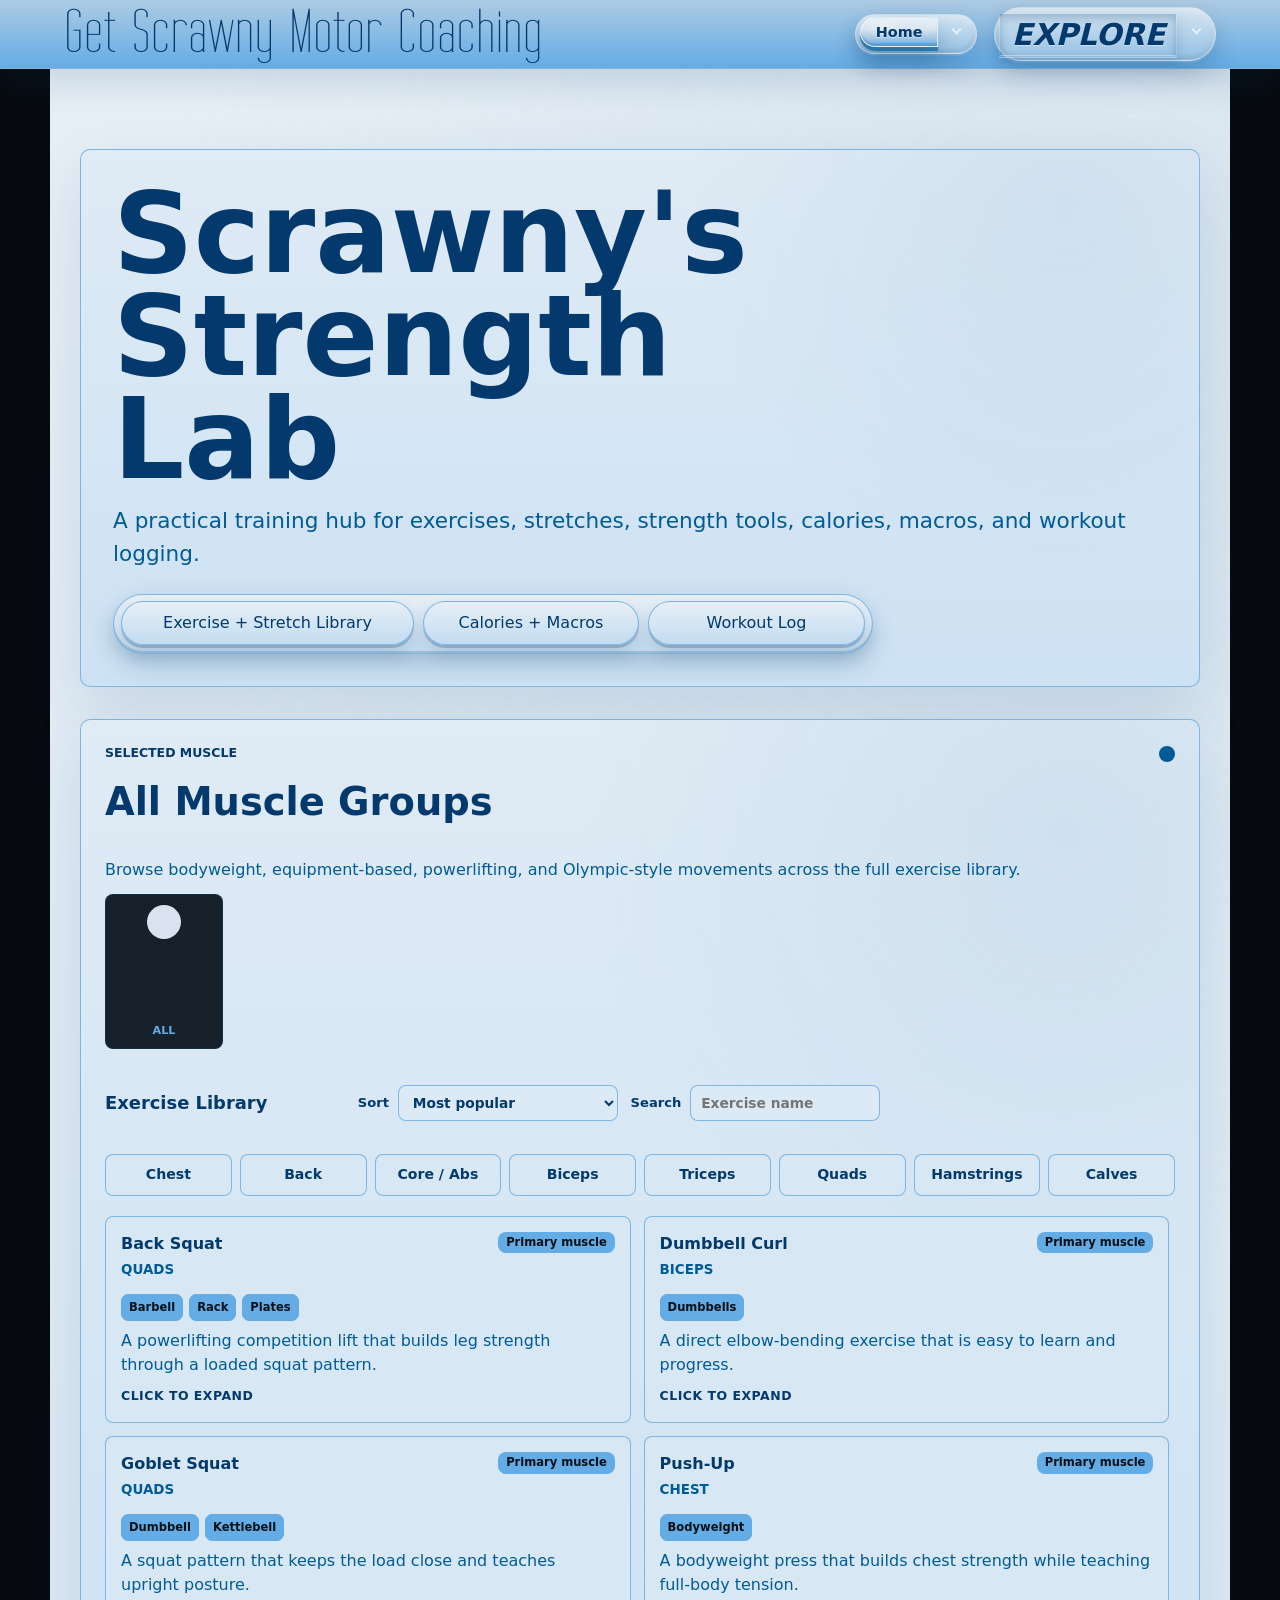
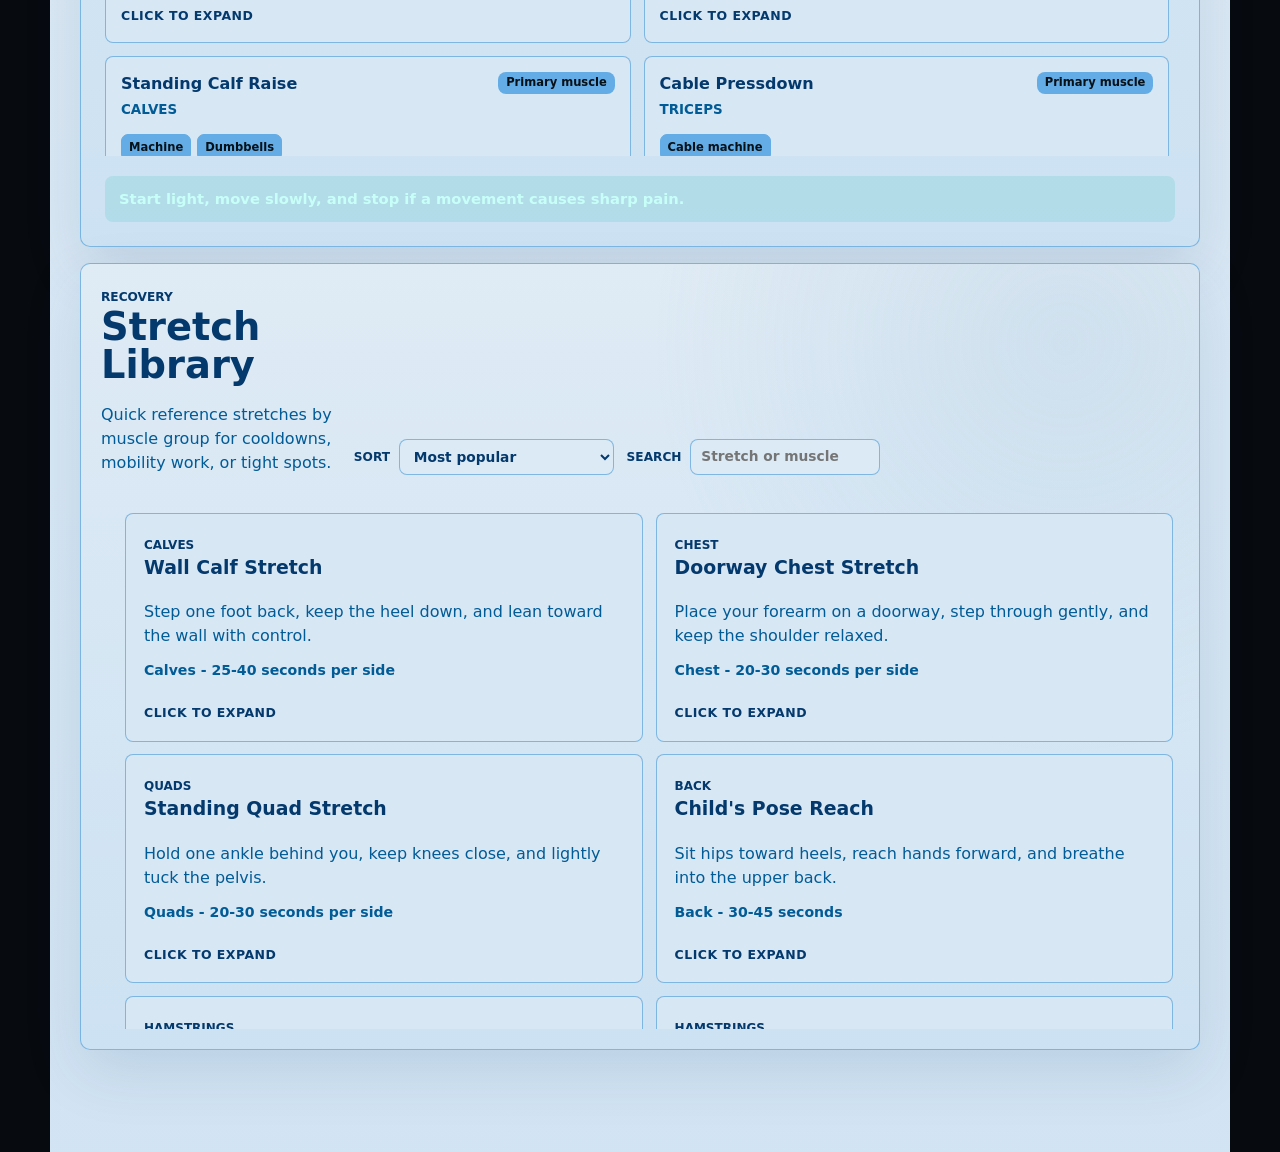
<file: muscle-map 2.html>
<!doctype html>
<html lang="en">
    <head>
    <meta charset="utf-8">
    <meta name="viewport" content="width=device-width, initial-scale=1">
    <title>Scrawny's Strength Lab | Get Scrawny</title>
    <meta name="description" content="Get Scrawny's Strength Lab for exercises, stretches, calories, macros, and workout logging.">
    
    <link rel="stylesheet" href="assets/muscle-map/site.css">
    
    <link rel="stylesheet" href="styles.css?v=arcade-dark-only-1">
  </head>
  <body>
    <header class="site-header" data-header>
      <a class="brand" href="index.html#top" aria-label="Get Scrawny home">
        <span class="brand-combined brand-wordmark" aria-hidden="true">Get&nbsp;Scrawny Motor&nbsp;Coaching</span>
      </a>

      <div class="page-menu">
        <div class="page-menu-control">
          <a class="home-link" href="index.html#top">Home</a>
          <button class="page-menu-toggle" type="button" aria-label="Open home page directory" aria-expanded="false" data-nav-toggle>
            <span aria-hidden="true"></span>
          </button>
        </div>
        <nav class="site-nav" aria-label="Home page directory" data-nav>
          <a href="index.html#approach">Approach</a>
          <a href="index.html#services">Services</a>
          <a href="index.html#who">Who We Serve</a>
          <a href="index.html#coach">Meet Your Coach</a>
          <a href="index.html#contact">Contact</a>
        </nav>
      </div>

      <div class="library-menu">
        <div class="library-menu-control">
          <a class="library-link" href="explore.html" aria-current="page">Explore</a>
          <button class="library-menu-toggle page-menu-toggle" type="button" aria-label="Open explore directory" aria-expanded="false" data-library-nav-toggle>
            <span aria-hidden="true"></span>
          </button>
        </div>
        <nav class="site-nav library-nav" aria-label="Explore directory" data-library-nav>
          <a href="explore.html">Scrawny's World</a>
          <a href="muscle-map.html" aria-current="page">Strength Lab</a>
          <a href="lessons.html">Library</a>
          <a href="arcade.html">Arcade</a>
        </nav>
      </div>

      <button class="theme-toggle" type="button" aria-label="Switch color mode" data-theme-toggle>
        <span aria-hidden="true"></span>
      </button>
    </header>

    <main id="top" class="app muscle-map-page muscle-map-main">
      <section class="muscle-map-hero" aria-labelledby="muscle-page-title">
        <h1 id="muscle-page-title">Scrawny's Strength Lab</h1>
        <p>A practical training hub for exercises, stretches, strength tools, calories, macros, and workout logging.</p>
        <nav class="muscle-subnav" aria-label="Strength Lab tools">
          <a href="muscle-map.html">Exercise + Stretch Library</a>
          <a href="muscle-map-education.html">Calories + Macros</a>
          <a href="muscle-map-log.html">Workout Log</a>
        </nav>
      </section>
<div class="app-layout">
<aside class="info-panel" aria-live="polite">
          <div class="panel-topline">
            <span>Selected Muscle</span>
            <span id="selected-dot" class="selected-dot"></span>
          </div>

          <div class="selected-heading">
            <div>
              <h2 id="muscle-name"></h2>
              <p id="muscle-summary"></p>
            </div>
            <div class="muscle-diagram mini-map" id="muscle-diagram" aria-label="Selected muscle diagram"></div>
          </div>

          <div class="exercise-header">
            <label class="sort-control">
              <span>Sort</span>
              <select id="exercise-sort">
                <option value="popular">Most popular</option>
                <option value="alpha">Alphabetical</option>
                <option value="primary-first">Primary first</option>
                <option value="secondary-first">Secondary first</option>
              </select>
            </label>
            <label class="sort-control search-control">
              <span>Search</span>
              <input id="exercise-search" type="search" placeholder="Exercise name" />
            </label>
          </div>

          <div class="quick-select" id="quick-select" aria-label="Select muscle group"></div>

          <div class="exercise-list" id="exercise-list"></div>

          <div class="coach-note">
            Start light, move slowly, and stop if a movement causes sharp pain.
          </div>
        </aside>
      </div>

      <section class="content-section" id="stretches">
        <div class="content-section-header">
          <div>
            <span>Recovery</span>
            <h2>Stretch Library</h2>
            <p>Quick reference stretches by muscle group for cooldowns, mobility work, or tight spots.</p>
          </div>
          <label class="sort-control">
            <span>Sort</span>
            <select id="page-stretch-sort">
              <option value="popular">Most popular</option>
              <option value="alpha">Alphabetical</option>
              <option value="muscle-asc">Muscle A-Z</option>
              <option value="muscle-desc">Muscle Z-A</option>
            </select>
          </label>
          <label class="sort-control search-control">
            <span>Search</span>
            <input id="stretch-search" type="search" placeholder="Stretch or muscle" />
          </label>
        </div>
        <div class="stretch-grid page-stretch-grid" id="page-stretch-grid"></div>
      </section>
    </main>

    <div class="modal-backdrop hidden" id="modal-backdrop">
      <section class="education-modal" role="dialog" aria-modal="true" aria-labelledby="modal-title">
        <div class="modal-header">
          <div>
            <span>Strength Lab Guide</span>
            <h2 id="modal-title"></h2>
          </div>
          <button class="icon-button" id="modal-close" type="button" aria-label="Close modal">X</button>
        </div>
        <div id="modal-body"></div>
      </section>
    </div>

    <script src="assets/muscle-map/site-data.js"></script>
    <script src="assets/muscle-map/script.js"></script>
    <script src="script.js?v=arcade-dark-only-1"></script>
  </body>
</html>
</file>
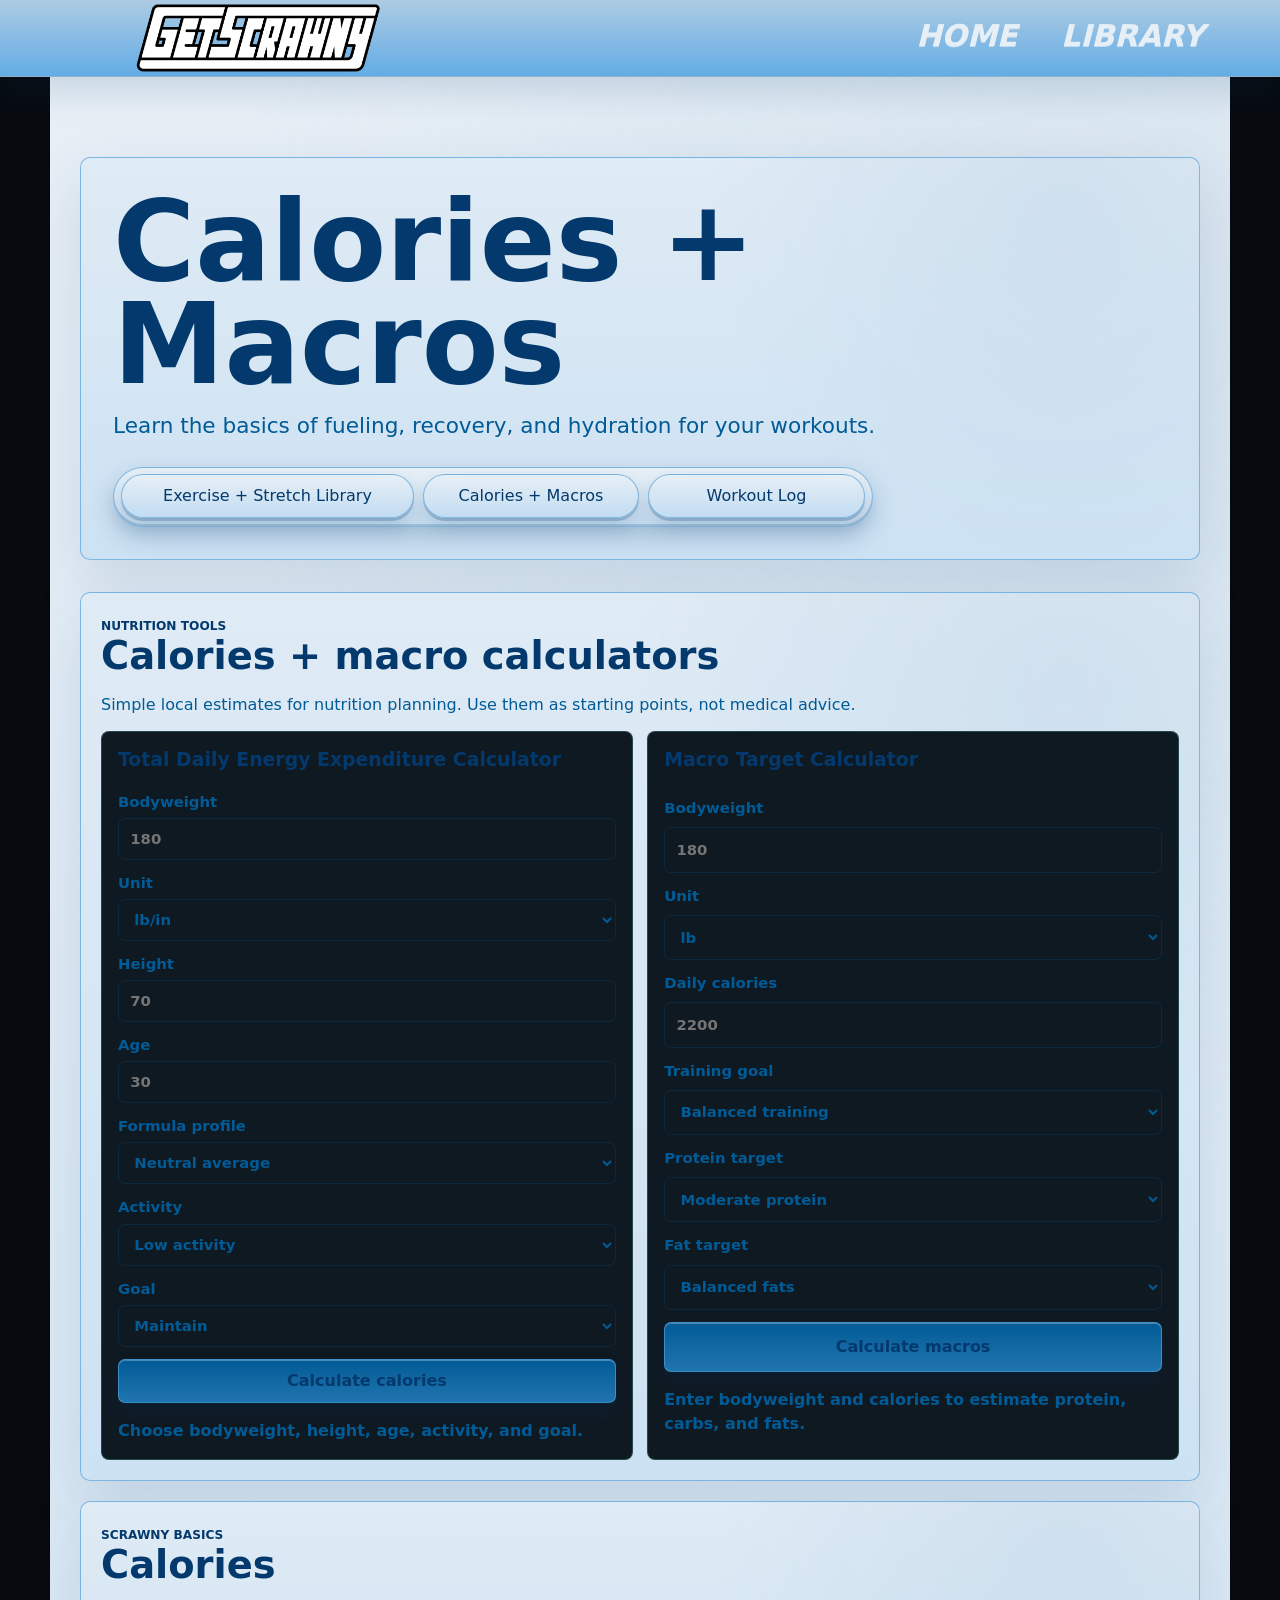
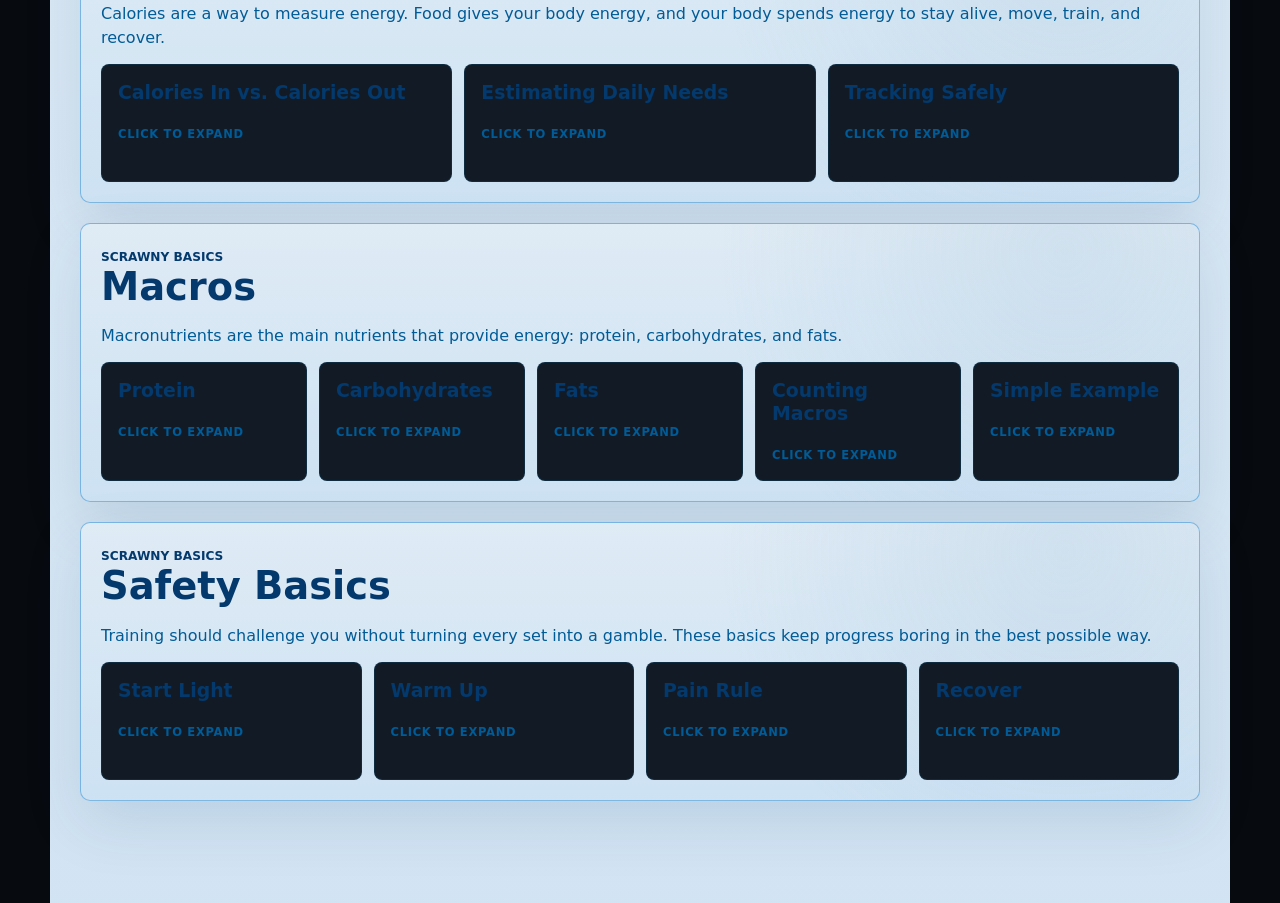
<file: muscle-map-education.html>
<!doctype html>
<html lang="en">
    <head>
    <meta charset="utf-8">
    <meta name="viewport" content="width=device-width, initial-scale=1">
    <title>Calories and Macros | Scrawny's Strength Lab</title>
    <meta name="description" content="Simple fitness education for calories, macros, hydration, and beginner safety.">
    
    <link rel="stylesheet" href="assets/muscle-map/site.css">
    
    <link rel="stylesheet" href="styles.css?v=site-review-20261123">
  </head>
  <body>
    <header class="site-header" data-header>
      <a class="brand" href="index.html#top" aria-label="Get Scrawny home">
        <img class="brand-logo" src="assets/Logo_White.png" alt="Get Scrawny">
      </a>

      <nav class="primary-nav" aria-label="Main navigation">
        <a class="home-link" href="index.html#top">Home</a>
        <a class="home-link" href="lessons.html">Library</a>
      </nav>

    </header>

    <main id="top" class="app muscle-map-page muscle-map-education-shell">
      <section class="muscle-map-hero" aria-labelledby="muscle-page-title">
        <h1 id="muscle-page-title">Calories + Macros</h1>
        <p>Learn the basics of fueling, recovery, and hydration for your workouts.</p>
        <nav class="muscle-subnav" aria-label="Strength Lab tools">
          <a href="muscle-map.html">Exercise + Stretch Library</a>
          <a href="muscle-map-education.html">Calories + Macros</a>
          <a href="muscle-map-log.html">Workout Log</a>
        </nav>
      </section>
<section class="education-page" id="education-content"></section>
    </main>

    <script src="assets/muscle-map/site-data.js"></script>
    <script src="assets/muscle-map/education.js"></script>
    <script src="script.js?v=arcade-dark-only-1"></script>
  </body>
</html>
</file>
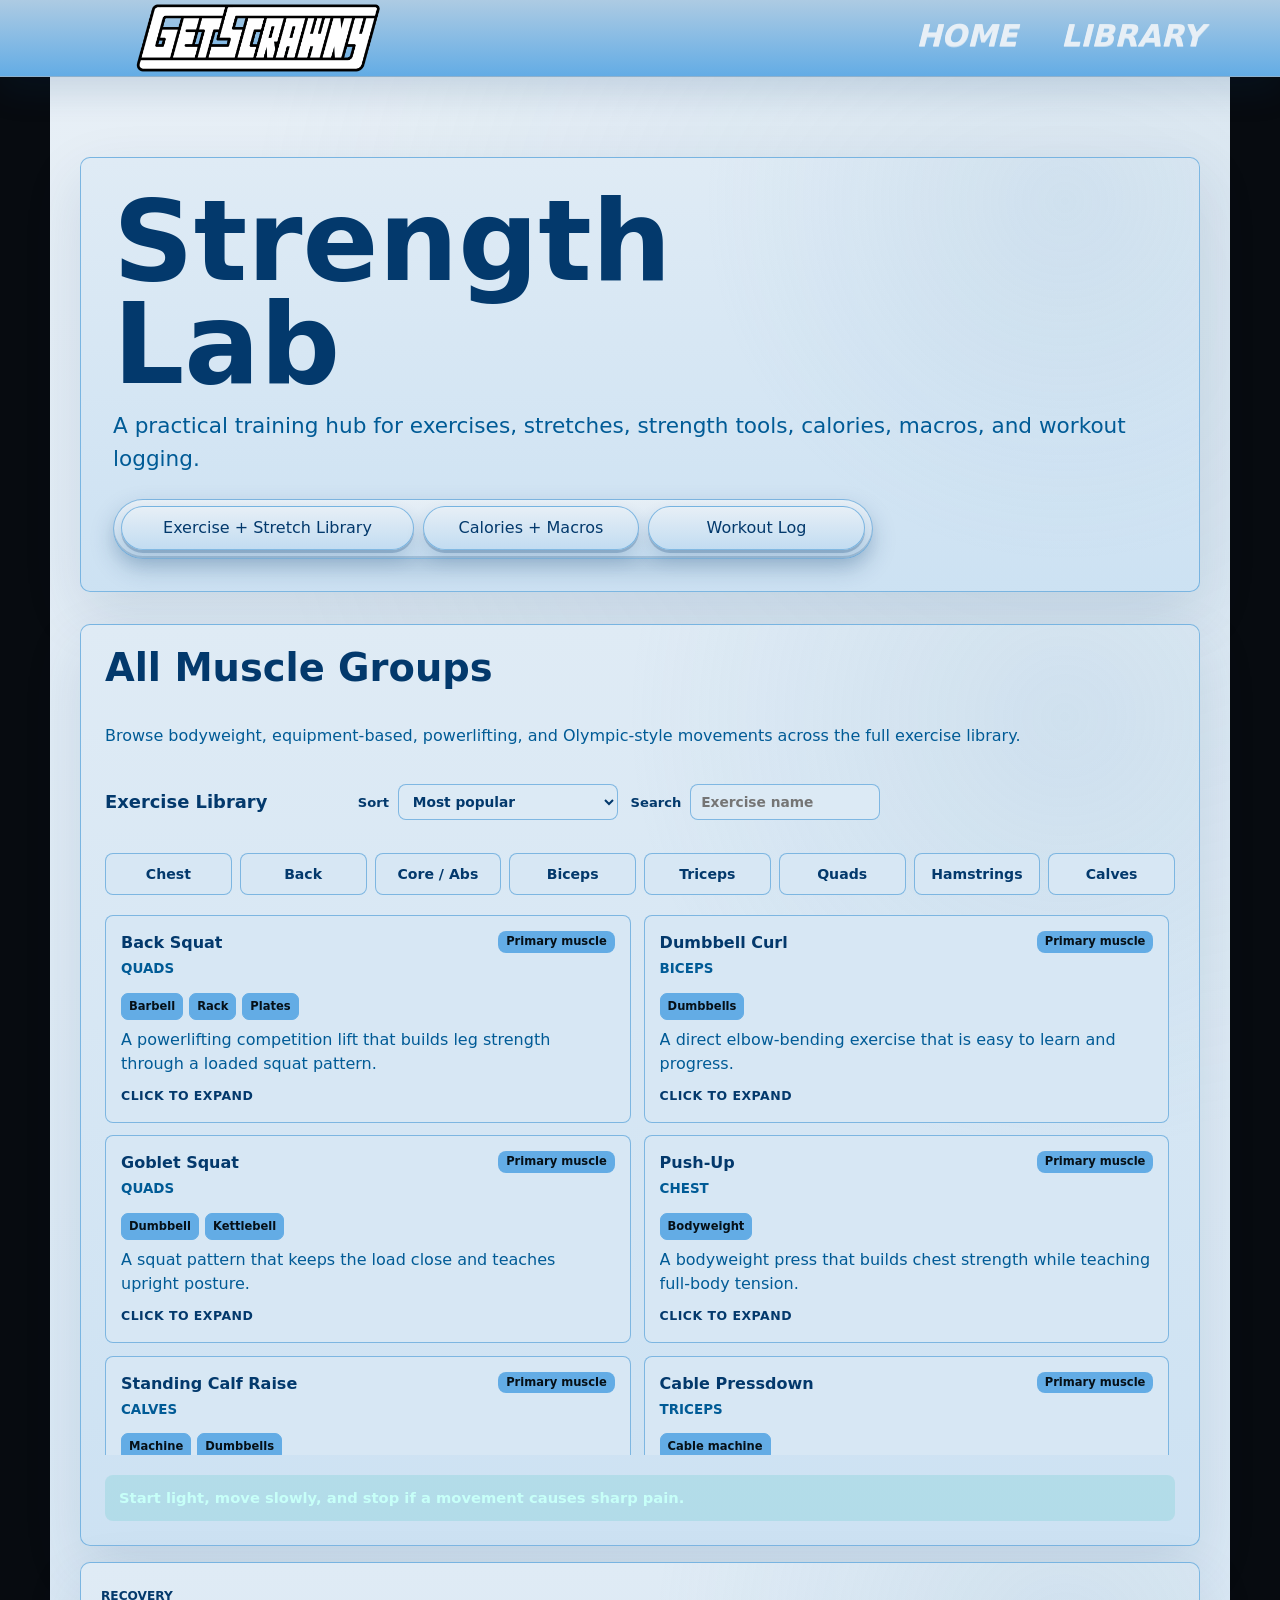
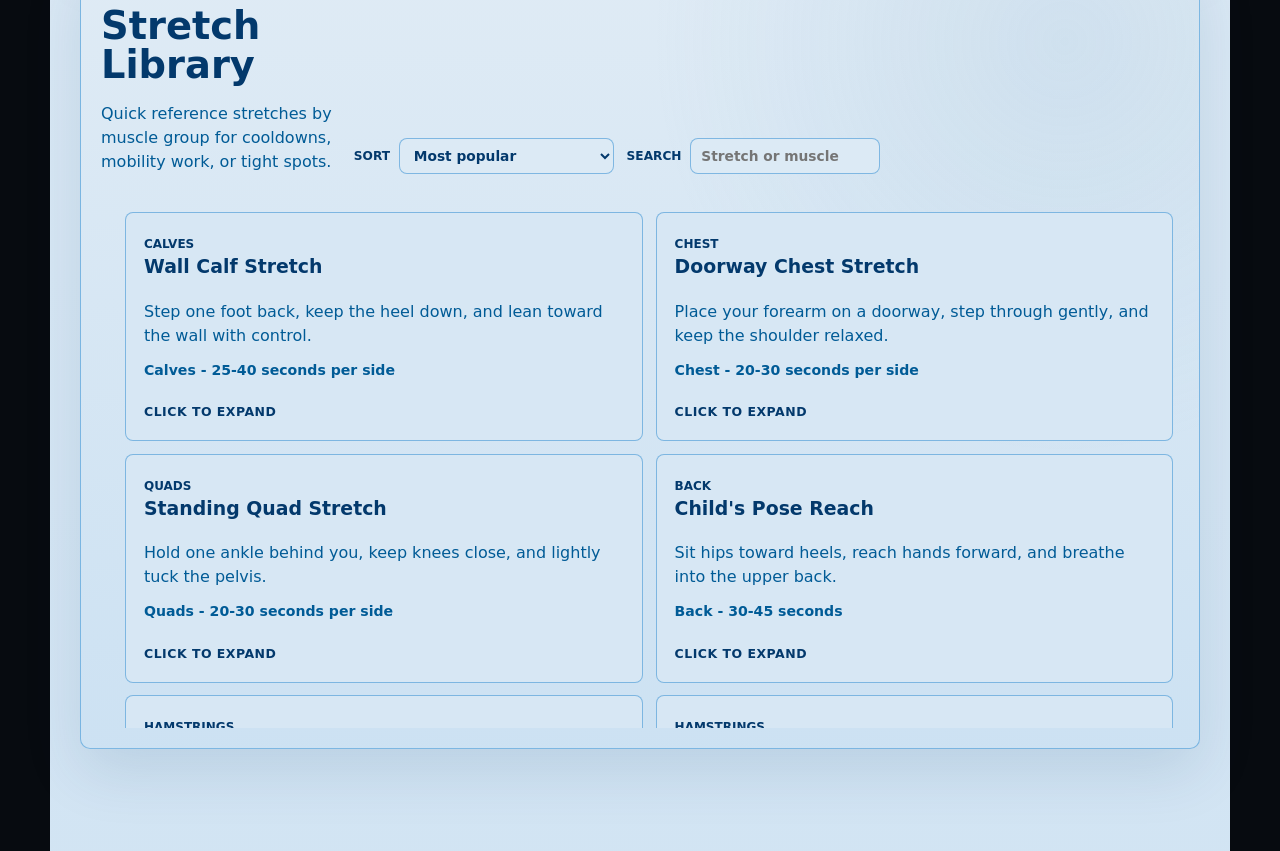
<file: muscle-map.html>
<!doctype html>
<html lang="en">
    <head>
    <meta charset="utf-8">
    <meta name="viewport" content="width=device-width, initial-scale=1">
    <title>Scrawny's Strength Lab | Get Scrawny</title>
    <meta name="description" content="Get Scrawny's Strength Lab for exercises, stretches, calories, macros, and workout logging.">
    
    <link rel="stylesheet" href="assets/muscle-map/site.css">
    
    <link rel="stylesheet" href="styles.css?v=site-review-20261123">
  </head>
  <body>
    <header class="site-header" data-header>
      <a class="brand" href="index.html#top" aria-label="Get Scrawny home">
        <img class="brand-logo" src="assets/Logo_White.png" alt="Get Scrawny">
      </a>

      <nav class="primary-nav" aria-label="Main navigation">
        <a class="home-link" href="index.html#top">Home</a>
        <a class="home-link" href="lessons.html">Library</a>
      </nav>

    </header>

    <main id="top" class="app muscle-map-page muscle-map-main">
      <section class="muscle-map-hero" aria-labelledby="muscle-page-title">
        <h1 id="muscle-page-title">Strength Lab</h1>
        <p>A practical training hub for exercises, stretches, strength tools, calories, macros, and workout logging.</p>
        <nav class="muscle-subnav" aria-label="Strength Lab tools">
          <a href="muscle-map.html">Exercise + Stretch Library</a>
          <a href="muscle-map-education.html">Calories + Macros</a>
          <a href="muscle-map-log.html">Workout Log</a>
        </nav>
      </section>
<div class="app-layout">
<aside class="info-panel" aria-live="polite">
          <div class="selected-heading">
            <div>
              <h2 id="muscle-name"></h2>
              <p id="muscle-summary"></p>
            </div>
          </div>

          <div class="exercise-header">
            <label class="sort-control">
              <span>Sort</span>
              <select id="exercise-sort">
                <option value="popular">Most popular</option>
                <option value="alpha">Alphabetical</option>
                <option value="primary-first">Primary first</option>
                <option value="secondary-first">Secondary first</option>
              </select>
            </label>
            <label class="sort-control search-control">
              <span>Search</span>
              <input id="exercise-search" type="search" placeholder="Exercise name" />
            </label>
          </div>

          <div class="quick-select" id="quick-select" aria-label="Select muscle group"></div>

          <div class="exercise-list" id="exercise-list"></div>

          <div class="coach-note">
            Start light, move slowly, and stop if a movement causes sharp pain.
          </div>
        </aside>
      </div>

      <section class="content-section" id="stretches">
        <div class="content-section-header">
          <div>
            <span>Recovery</span>
            <h2>Stretch Library</h2>
            <p>Quick reference stretches by muscle group for cooldowns, mobility work, or tight spots.</p>
          </div>
          <label class="sort-control">
            <span>Sort</span>
            <select id="page-stretch-sort">
              <option value="popular">Most popular</option>
              <option value="alpha">Alphabetical</option>
              <option value="muscle-asc">Muscle A-Z</option>
              <option value="muscle-desc">Muscle Z-A</option>
            </select>
          </label>
          <label class="sort-control search-control">
            <span>Search</span>
            <input id="stretch-search" type="search" placeholder="Stretch or muscle" />
          </label>
        </div>
        <div class="stretch-grid page-stretch-grid" id="page-stretch-grid"></div>
      </section>
    </main>

    <div class="modal-backdrop hidden" id="modal-backdrop">
      <section class="education-modal" role="dialog" aria-modal="true" aria-labelledby="modal-title">
        <div class="modal-header">
          <div>
            <span>Strength Lab Guide</span>
            <h2 id="modal-title"></h2>
          </div>
          <button class="icon-button" id="modal-close" type="button" aria-label="Close modal">X</button>
        </div>
        <div id="modal-body"></div>
      </section>
    </div>

    <script src="assets/muscle-map/site-data.js"></script>
    <script src="assets/muscle-map/script.js"></script>
    <script src="script.js?v=arcade-dark-only-1"></script>
  </body>
</html>
</file>
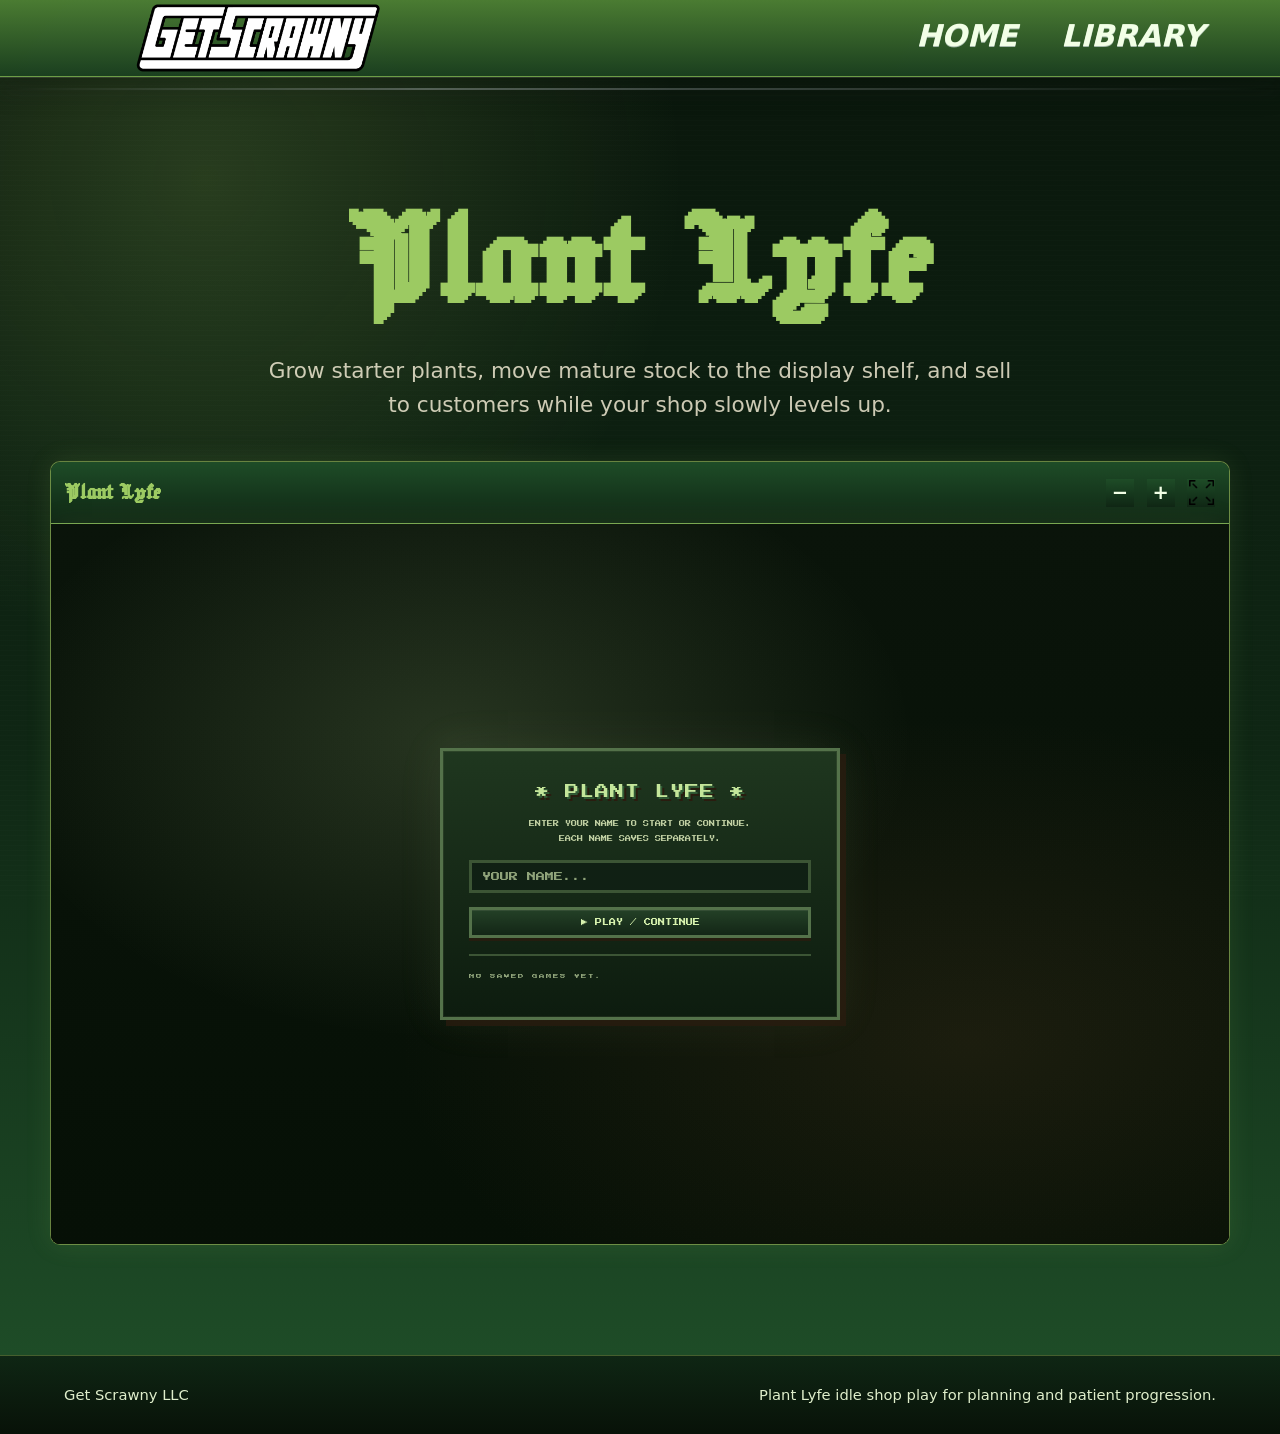
<file: plant-lyfe.html>
<!doctype html>
<html lang="en">
  <head>
    <meta charset="utf-8">
    <meta name="viewport" content="width=device-width, initial-scale=1">
    <title>Plant Lyfe | Get Scrawny Arcade</title>
    <meta name="description" content="A cozy idle plant growing and selling game in Get Scrawny Arcade.">
    <link rel="preload" href="styles.css?v=site-review-20261123" as="style">
    <link rel="stylesheet" href="styles.css?v=site-review-20261123">
  </head>
  <body class="plantlyfe-body">
    <header class="site-header" data-header>
      <a class="brand" href="index.html#top" aria-label="Get Scrawny home">
        <img class="brand-logo" src="assets/Logo_White.png" alt="Get Scrawny">
      </a>

      <nav class="primary-nav" aria-label="Main navigation">
        <a class="home-link" href="index.html#top">Home</a>
        <a class="home-link" href="lessons.html">Library</a>
      </nav>

    </header>

    <main class="plantlyfe-page arcade-page" id="top">
      <section class="plantlyfe-hero" aria-labelledby="plantlyfe-title">
        <h1 id="plantlyfe-title">Plant Lyfe</h1>
        <p>Grow starter plants, move mature stock to the display shelf, and sell to customers while your shop slowly levels up.</p>
      </section>

      <section class="plantlyfe-shell" aria-label="Plant Lyfe game" data-plantlyfe-shell>
        <div class="plantlyfe-hud" aria-label="Plant Lyfe controls">
          <div class="plantlyfe-hud-brand">
            <strong>Plant Lyfe</strong>
          </div>
          <div class="plantlyfe-hud-stats" aria-label="Plant Lyfe status">
            <div class="plantlyfe-hud-chip plantlyfe-hud-user">▶ <span data-plantlyfe-mirror="user">—</span></div>
            <div class="plantlyfe-hud-chip"><span>Money</span> $<strong data-plantlyfe-mirror="money">0</strong></div>
            <div class="plantlyfe-hud-chip"><span>Rep</span> ★<strong data-plantlyfe-mirror="rep">0</strong></div>
            <div class="plantlyfe-rep-rail" aria-label="Rank progress">
              <span data-plantlyfe-mirror="rank">Sprout</span>
              <div><i data-plantlyfe-mirror="rep-fill"></i></div>
              <span data-plantlyfe-mirror="rep-next">0/10</span>
            </div>
            <div class="plantlyfe-hud-chip"><span>Sold</span> <strong data-plantlyfe-mirror="sold">0</strong></div>
            <button type="button" class="plantlyfe-hud-action" data-plantlyfe-proxy="encyclopedia-btn">Plants <span data-plantlyfe-mirror="plants">0/0</span></button>
            <button type="button" class="plantlyfe-hud-action" data-plantlyfe-proxy="pause-btn" data-plantlyfe-mirror="pause">Pause</button>
            <button type="button" class="plantlyfe-hud-action" data-plantlyfe-proxy="logout-btn">Logout</button>
          </div>
          <div class="plantlyfe-hud-actions" aria-label="Plant Lyfe view controls">
            <button type="button" class="plantlyfe-icon-button" data-plantlyfe-zoom-out aria-label="Zoom game out">−</button>
            <button type="button" class="plantlyfe-icon-button" data-plantlyfe-zoom-in aria-label="Zoom game in">+</button>
            <button type="button" class="plantlyfe-icon-button plantlyfe-fullscreen-button" data-plantlyfe-fullscreen aria-label="Toggle fullscreen">
              <img src="assets/fullscreen.png" alt="" aria-hidden="true">
            </button>
          </div>
        </div>
        <div class="plantlyfe-stage" data-plantlyfe-stage>
          <iframe
            title="Plant Lyfe idle plant shop game"
            src="plant-lyfe-v4/index.html?v=plant-lyfe-game-colors-1&embedded=1"
            loading="eager"
            allow="fullscreen"
            data-plantlyfe-frame></iframe>
        </div>
      </section>
    </main>

    <footer class="site-footer">
      <p>Get Scrawny LLC</p>
      <p>Plant Lyfe idle shop play for planning and patient progression.</p>
    </footer>

    <script src="script.js?v=plant-lyfe-session-hud-1"></script>
  </body>
</html>
</file>
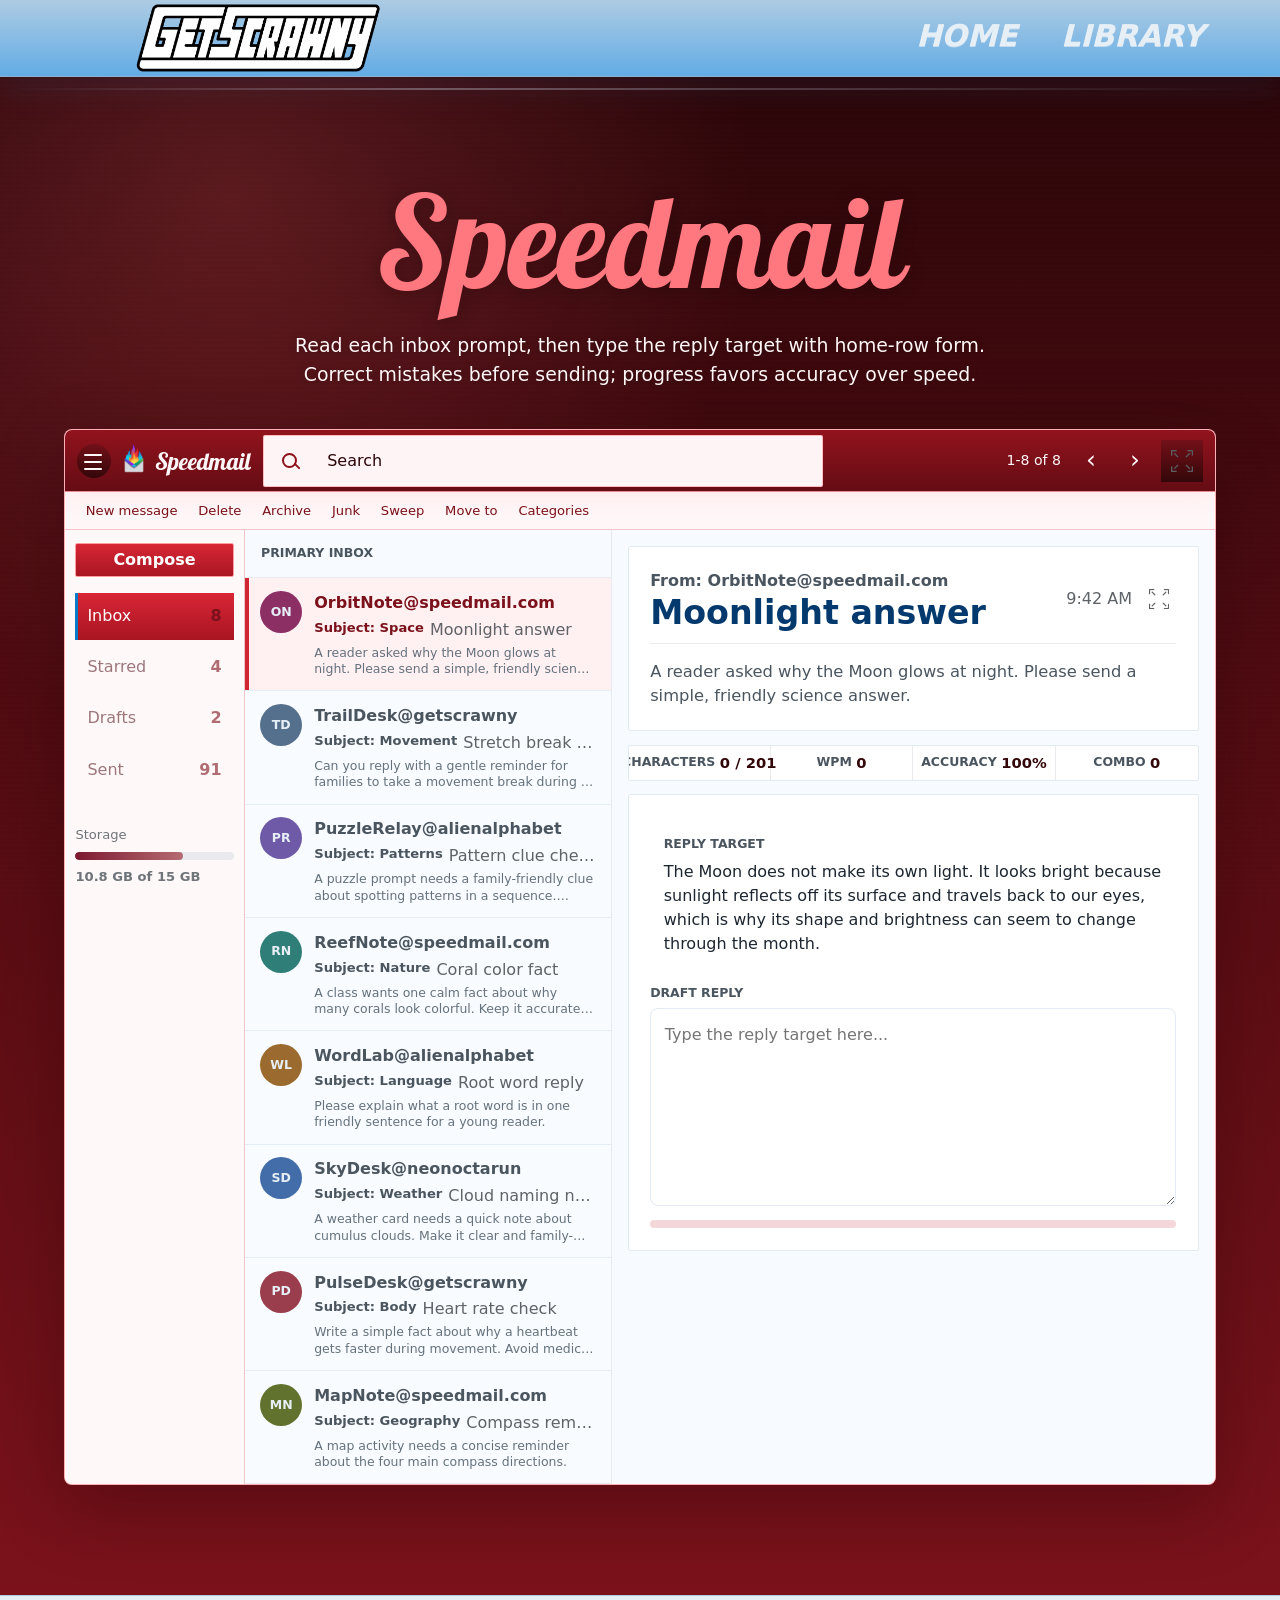
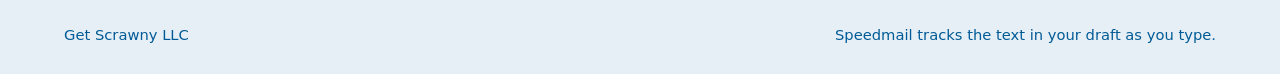
<file: speedmail.html>
<!doctype html>
<html lang="en">
  <head>
    <meta charset="utf-8">
    <meta name="viewport" content="width=device-width, initial-scale=1">
    <title>Speedmail | Get Scrawny Arcade</title>
    <meta name="description" content="Speedmail is an inbox typing challenge that tracks typed text accurately.">
    <link rel="preload" href="styles.css?v=site-review-20261123" as="style">
    <link rel="stylesheet" href="styles.css?v=site-review-20261123">
  </head>
  <body>
    <header class="site-header" data-header>
      <a class="brand" href="index.html#top" aria-label="Get Scrawny home">
        <img class="brand-logo" src="assets/Logo_White.png" alt="Get Scrawny">
      </a>

      <nav class="primary-nav" aria-label="Main navigation">
        <a class="home-link" href="index.html#top">Home</a>
        <a class="home-link" href="lessons.html">Library</a>
      </nav>

    </header>

    <main class="speedmail-page arcade-page" id="top" data-speedmail-app>
      <section class="speedmail-hero" aria-labelledby="speedmail-title">
        <h1 id="speedmail-title">Speedmail</h1>
        <p>Read each inbox prompt, then type the reply target with home-row form. Correct mistakes before sending; progress favors accuracy over speed.</p>
      </section>

      <section class="speedmail-shell" aria-label="Speedmail inbox">
        <div class="speedmail-hud" aria-label="Speedmail mailbox controls">
          <div class="speedmail-hud-brand">
            <button class="speedmail-menu-button" type="button" aria-label="Open Speedmail options" aria-expanded="false" data-speedmail-menu-toggle>
              <span class="speedmail-menu-icon" aria-hidden="true"></span>
            </button>
            <img class="speedmail-mark" src="assets/speedmail_icon.PNG" alt="" aria-hidden="true">
            <strong>Speedmail</strong>
          </div>
          <div class="speedmail-menu-panel" data-speedmail-menu hidden>
            <label>
              <span>Personal name</span>
              <input type="text" data-speedmail-name-input autocomplete="off" placeholder="Your name" aria-label="Personal name">
            </label>
            <label class="speedmail-dark-row">
              <span>Dark mail screen</span>
              <input type="checkbox" data-speedmail-dark-toggle aria-label="Dark mail screen">
            </label>
          </div>
          <div class="speedmail-search" role="search">
            <span aria-hidden="true"></span>
            <input type="search" value="Search" aria-label="Search inbox">
          </div>
          <div class="speedmail-toolbar-meta" aria-label="Message navigation">
            <span data-speedmail-range>1-3 of 3</span>
            <span aria-hidden="true">‹</span>
            <span aria-hidden="true">›</span>
          </div>
          <button class="speedmail-fullscreen-button" type="button" data-speedmail-fullscreen aria-label="Toggle fullscreen">
            <img src="assets/fullscreen.png" alt="" aria-hidden="true">
          </button>
        </div>

        <div class="speedmail-commandbar" aria-label="Mail actions">
          <button type="button">New message</button>
          <button type="button">Delete</button>
          <button type="button">Archive</button>
          <button type="button">Junk</button>
          <button type="button">Sweep</button>
          <button type="button">Move to</button>
          <button type="button">Categories</button>
        </div>

        <div class="speedmail-grid">
          <aside class="speedmail-sidebar" aria-label="Mailbox folders">
            <button class="speedmail-compose-button" type="button">Compose</button>
            <nav>
              <a href="#inbox" aria-current="page"><span>Inbox</span><strong data-speedmail-queue-count>3</strong></a>
              <a role="link" aria-disabled="true" tabindex="-1" title="Decorative mailbox folder"><span>Starred</span><strong>4</strong></a>
              <a role="link" aria-disabled="true" tabindex="-1" title="Decorative mailbox folder"><span>Drafts</span><strong>2</strong></a>
              <a role="link" aria-disabled="true" tabindex="-1" title="Decorative mailbox folder"><span>Sent</span><strong>91</strong></a>
            </nav>
            <div class="speedmail-quota" aria-label="Mailbox storage">
              <span>Storage</span>
              <div><i style="width: 68%"></i></div>
              <strong>10.8 GB of 15 GB</strong>
            </div>
          </aside>

          <section class="speedmail-inbox" id="inbox" aria-label="Inbox messages">
            <div class="speedmail-inbox-header">
              <div>
                <span class="speedmail-folder">Primary Inbox</span>
              </div>
            </div>

            <div class="speedmail-message-list" role="listbox" aria-label="Message list" data-speedmail-message-list>
              <button class="is-active" type="button" role="option" aria-selected="true" data-speedmail-message="0">
                <span>ON</span>
                <strong>OrbitNote@speedmail.com</strong>
                <p><b>Subject: Space</b><em>Moonlight answer</em></p>
                <i>A reader asked why the Moon glows at night. Please send a simple, friendly science answer.</i>
              </button>
              <button type="button" role="option" aria-selected="false" data-speedmail-message="1">
                <span>TD</span>
                <strong>TrailDesk@getscrawny</strong>
                <p><b>Subject: Movement</b><em>Stretch break note</em></p>
                <i>Can you reply with a gentle reminder for families to take a movement break during a long screen session?</i>
              </button>
              <button type="button" role="option" aria-selected="false" data-speedmail-message="2">
                <span>PR</span>
                <strong>PuzzleRelay@alienalphabet</strong>
                <p><b>Subject: Patterns</b><em>Pattern clue check</em></p>
                <i>A puzzle prompt needs a family-friendly clue about spotting patterns in a sequence.</i>
              </button>
            </div>
          </section>

          <section class="speedmail-reader" aria-label="Selected email and reply">
            <div class="speedmail-reader-summary">
              <article class="speedmail-open-message">
                <div class="speedmail-message-head">
                  <div>
                    <p data-speedmail-from>From: OrbitNote@speedmail.com</p>
                    <h2 data-speedmail-subject>Moonlight answer</h2>
                  </div>
                  <div class="speedmail-reader-tools">
                    <span data-speedmail-time>9:42 AM</span>
                    <button class="speedmail-reader-expand" type="button" data-speedmail-reader-expand aria-label="Expand message and reply" aria-pressed="false">
                      <img src="assets/fullscreen.png" alt="" aria-hidden="true">
                    </button>
                  </div>
                </div>
                <p data-speedmail-body>
                  A reader asked why the Moon glows at night. Please send a simple, friendly science answer.
                </p>
              </article>

              <div class="speedmail-draft-stats" aria-live="polite">
                <span>Characters <strong data-speedmail-chars>0 / 193</strong></span>
                <span>WPM <strong data-speedmail-wpm>0</strong></span>
                <span>Accuracy <strong data-speedmail-accuracy>100%</strong></span>
                <span>Combo <strong data-speedmail-combo>0</strong></span>
              </div>
            </div>

            <div class="speedmail-reply-panel">
              <div class="speedmail-prompt">
                <span>Reply target</span>
                <p data-speedmail-target>
                  The Moon does not make its own light. It looks bright because sunlight reflects off its surface and travels back to our eyes, which is why its shape and brightness can seem to change through the month.
                </p>
              </div>

              <label class="speedmail-editor-label" for="speedmail-editor">Draft reply</label>
              <textarea id="speedmail-editor" data-speedmail-editor spellcheck="false" autocomplete="off" autocapitalize="off" rows="7" placeholder="Type the reply target here..."></textarea>
              <div class="speedmail-typed-feedback" data-speedmail-feedback aria-hidden="true"></div>

              <div class="speedmail-progress" aria-hidden="true">
                <i data-speedmail-progress></i>
              </div>
              <div class="speedmail-complete-bar" data-speedmail-complete hidden>
                <span data-speedmail-complete-note>Stats locked</span>
                <button type="button" data-speedmail-send>Send</button>
              </div>
            </div>
          </section>
        </div>
      </section>
    </main>

    <footer class="site-footer">
      <p>Get Scrawny LLC</p>
      <p>Speedmail tracks the text in your draft as you type.</p>
    </footer>

    <script src="script.js?v=speedmail-segmented-stats-1"></script>
  </body>
</html>
</file>
<file: styles.css>
@font-face {
  font-family: "Tall Films Expanded";
  src: url("assets/fonts/tall-films-expanded.ttf") format("truetype");
  font-weight: 400;
  font-style: normal;
  font-display: swap;
}

@font-face {
  font-family: "Tall Film";
  src: url("assets/fonts/tall-film.ttf") format("truetype");
  font-weight: 400;
  font-style: normal;
  font-display: swap;
}

@font-face {
  font-family: "Polarized";
  src: url("assets/fonts/polarized-bold.otf") format("opentype");
  font-weight: 700;
  font-style: normal;
  font-display: swap;
}

@font-face {
  font-family: "Astron Boy";
  src: url("assets/fonts/astron-boy/Astron Boy.otf") format("opentype");
  font-weight: 400;
  font-style: normal;
  font-display: swap;
}

@font-face {
  font-family: "Gunplay";
  src: url("assets/fonts/gunplay/gunplay rg.otf") format("opentype");
  font-weight: 400;
  font-style: normal;
  font-display: swap;
}

@font-face {
  font-family: "Pattaya";
  src: url("assets/fonts/pattaya/Pattaya-Regular.ttf") format("truetype");
  font-weight: 400;
  font-style: normal;
  font-display: swap;
}

@font-face {
  font-family: "Jacquard";
  src: url("assets/fonts/jacquard/Jacquard24-Regular.ttf") format("truetype");
  font-weight: 400;
  font-style: normal;
  font-display: swap;
}

@font-face {
  font-family: "Serati";
  src: url("assets/fonts/serati/serati.italic.ttf") format("truetype");
  font-weight: 400;
  font-style: italic;
  font-display: swap;
}

@font-face {
  font-family: "Manbow";
  src: url("assets/fonts/manbow/manbow-solid.otf") format("opentype");
  font-weight: 400;
  font-style: normal;
  font-display: swap;
}

@font-face {
  font-family: "Manbow Screen";
  src: url("assets/fonts/manbow/manbow-screen.otf") format("opentype");
  font-weight: 400;
  font-style: normal;
  font-display: swap;
}

@font-face {
  font-family: "Manbow Unlocked";
  src: url("assets/fonts/manbow/manbow-unlocked-screen.otf") format("opentype");
  font-weight: 400;
  font-style: normal;
  font-display: block;
}

@font-face {
  font-family: "Manbow Lines";
  src: url("assets/fonts/manbow/manbow-lines.otf") format("opentype");
  font-weight: 400;
  font-style: normal;
  font-display: block;
}

@font-face {
  font-family: "FrederickaGreat";
  src: url("./assets/fonts/fredericka/fredericka-the-great.regular.ttf?v=2") format("truetype");
  font-weight: 400;
  font-style: normal;
  font-display: block;
}

@font-face {
  font-family: "DidacticRule";
  src: url("./assets/fonts/didactic/didactic.rule.otf?v=1") format("opentype");
  font-weight: 400;
  font-style: normal;
  font-display: block;
}

:root {
  --color-darkest: #03396c;
  --color-dark: #005b96;
  --color-medium: #63ace5;
  --color-light: #adcbe3;
  --color-lightest: #e7eff6;
  --color-darkest-rgb: 3, 57, 108;
  --color-dark-rgb: 0, 91, 150;
  --color-medium-rgb: 99, 172, 229;
  --color-light-rgb: 173, 203, 227;
  --color-lightest-rgb: 231, 239, 246;
  --ink: var(--color-darkest);
  --muted: var(--color-dark);
  --paper: var(--color-lightest);
  --surface: var(--color-lightest);
  --line: var(--color-light);
  --accent: var(--color-medium);
  --accent-dark: var(--color-dark);
  --accent-soft: var(--color-light);
  --black: var(--color-darkest);
  --shadow: 0 22px 60px rgba(var(--color-darkest-rgb), 0.12);
  --header-bg: var(--color-lightest);
  --inverted-bg: var(--color-darkest);
  --inverted-ink: var(--color-lightest);
  --inverted-muted: var(--color-light);
  --form-bg: var(--color-lightest);
  --input-bg: var(--color-lightest);
  --feature-bg: var(--color-darkest);
  --feature-ink: var(--color-lightest);
  --feature-muted: var(--color-light);
  --feature-accent: var(--color-medium);
  --soft-card: rgba(var(--color-lightest-rgb), 0.08);
  --blue-wash: rgba(var(--color-medium-rgb), 0.22);
  --theme-face: var(--ink);
  --theme-face-detail: var(--surface);
  --eyebrow-size: 0.78rem;
  --eyebrow-weight: 760;
  --body-medium: clamp(1.05rem, 1.7vw, 1.2rem);
  --body-large: clamp(1.12rem, 2vw, 1.35rem);
  --library-bg: var(--color-darkest);
  --library-ink: var(--color-lightest);
  --library-muted: rgba(var(--color-lightest-rgb), 0.78);
  --library-card: rgba(var(--color-dark-rgb), 0.9);
  --library-border: rgba(var(--color-light-rgb), 0.26);
  --library-grid: rgba(var(--color-lightest-rgb), 0.035);
  --library-grid-strong: rgba(var(--color-lightest-rgb), 0.03);
}

[data-theme="dark"] {
  --ink: var(--color-lightest);
  --muted: var(--color-light);
  --paper: var(--color-darkest);
  --surface: var(--color-dark);
  --line: var(--color-medium);
  --accent: var(--color-medium);
  --accent-dark: var(--color-light);
  --accent-soft: rgba(var(--color-medium-rgb), 0.18);
  --shadow: 0 22px 60px rgba(var(--color-darkest-rgb), 0.36);
  --header-bg: var(--color-darkest);
  --inverted-bg: var(--color-darkest);
  --inverted-ink: var(--color-lightest);
  --inverted-muted: var(--color-light);
  --form-bg: var(--color-dark);
  --input-bg: var(--color-darkest);
  --feature-bg: var(--color-dark);
  --feature-ink: var(--color-lightest);
  --feature-muted: var(--color-light);
  --feature-accent: var(--color-medium);
  --soft-card: rgba(var(--color-medium-rgb), 0.1);
  --blue-wash: rgba(var(--color-medium-rgb), 0.16);
  --library-bg: var(--color-darkest);
  --library-ink: var(--color-lightest);
  --library-muted: rgba(var(--color-lightest-rgb), 0.78);
  --library-card: rgba(var(--color-dark-rgb), 0.9);
  --library-border: rgba(var(--color-light-rgb), 0.26);
  --library-grid: rgba(var(--color-lightest-rgb), 0.035);
  --library-grid-strong: rgba(var(--color-lightest-rgb), 0.03);
}

[data-theme="light"] {
  --paper: var(--color-lightest);
  --surface: var(--color-lightest);
  --header-bg: var(--color-lightest);
  --form-bg: var(--color-lightest);
  --input-bg: var(--color-lightest);
  --blue-wash: rgba(var(--color-medium-rgb), 0.24);
  --library-bg: var(--color-lightest);
  --library-ink: var(--color-darkest);
  --library-muted: var(--color-dark);
  --library-card: rgba(var(--color-lightest-rgb), 0.94);
  --library-border: var(--color-light);
  --library-grid: rgba(var(--color-darkest-rgb), 0.035);
  --library-grid-strong: rgba(var(--color-darkest-rgb), 0.03);
}


* {
  box-sizing: border-box;
}

html {
  scroll-behavior: smooth;
}

body {
  margin: 0;
  color: var(--ink);
  background:
    radial-gradient(circle at 12% 8%, var(--blue-wash), transparent 28rem),
    radial-gradient(circle at 88% 32%, rgba(143, 181, 208, 0.18), transparent 34rem),
    linear-gradient(135deg, rgba(83, 106, 124, 0.08), transparent 34%),
    linear-gradient(var(--paper), var(--paper));
  font-family: Inter, ui-sans-serif, system-ui, -apple-system, BlinkMacSystemFont, "Segoe UI", sans-serif;
  line-height: 1.5;
}

#top {
  scroll-margin-top: 94px;
}

img,
svg {
  display: block;
  max-width: 100%;
}

a {
  color: inherit;
  text-decoration: none;
}

button,
input,
select,
textarea {
  font: inherit;
}

.site-header {
  position: sticky;
  top: 0;
  z-index: 12;
  display: flex;
  align-items: center;
  justify-content: space-between;
  gap: clamp(10px, 1.35vw, 18px);
  padding: 14px clamp(20px, 5vw, 72px);
  background: var(--header-bg);
  border-bottom: 1px solid rgba(217, 221, 224, 0.82);
}

[data-theme="dark"] .site-header {
  background: var(--header-bg);
  border-bottom-color: var(--line);
}

.brand {
  display: inline-flex;
  align-items: center;
  min-width: max-content;
}

.brand-combined {
  position: relative;
  width: clamp(286px, 35vw, 486px);
  height: clamp(42px, 5vw, 64px);
  display: block;
  flex: 0 0 auto;
  overflow: hidden;
}

.brand-combined img {
  position: absolute;
  inset: 0;
  width: 100%;
  height: 100%;
  max-height: 100%;
  object-fit: contain;
  object-position: left center;
}

.brand-logo-dark {
  opacity: 0;
}

[data-theme="dark"] .brand-logo-light {
  opacity: 0;
}

[data-theme="dark"] .brand-logo-dark {
  opacity: 1;
}

.page-menu {
  position: relative;
  margin-left: auto;
}

.page-menu-control {
  min-height: 38px;
  display: inline-flex;
  align-items: center;
  overflow: hidden;
  border: 1px solid var(--line);
  border-radius: 999px;
  background: var(--surface);
}

.home-link {
  display: inline-flex;
  align-items: center;
  min-height: 36px;
  padding: 7px 9px 7px 13px;
  color: var(--muted);
  font-size: 0.94rem;
  font-weight: 760;
}

.page-menu-toggle {
  display: inline-grid;
  place-items: center;
  width: 32px;
  min-height: 36px;
  border: 0;
  border-left: 1px solid var(--line);
  padding: 0;
  color: var(--muted);
  background: transparent;
  cursor: pointer;
}

.page-menu-toggle span {
  width: 7px;
  height: 7px;
  border-right: 2px solid currentColor;
  border-bottom: 2px solid currentColor;
  transform: translateY(-2px) rotate(45deg);
  transition: transform 160ms ease;
}

.page-menu-toggle[aria-expanded="true"] span {
  transform: translateY(2px) rotate(225deg);
}

.site-nav {
  position: absolute;
  top: calc(100% + 10px);
  right: 0;
  z-index: 20;
  width: min(260px, calc(100vw - 36px));
  display: grid;
  gap: 2px;
  padding: 10px;
  color: var(--muted);
  font-size: 0.94rem;
  background: var(--surface);
  border: 1px solid var(--line);
  box-shadow: var(--shadow);
  transform: translateY(-8px);
  opacity: 0;
  pointer-events: none;
  transition: opacity 160ms ease, transform 160ms ease;
}

.site-nav.is-open {
  transform: translateY(0);
  opacity: 1;
  pointer-events: auto;
}

.library-link {
  position: relative;
  min-height: 38px;
  display: inline-flex;
  align-items: center;
  justify-content: center;
  color: var(--muted);
  font-size: 0.94rem;
  font-weight: 760;
  padding: 8px 14px;
  border: 1px solid var(--line);
  border-radius: 999px;
  background: var(--surface);
}

.site-nav a {
  position: relative;
  padding: 10px 12px;
}

.site-nav a::after,
.library-link::after {
  position: absolute;
  left: 14px;
  right: 14px;
  bottom: 6px;
  height: 2px;
  content: "";
  background: var(--accent);
  transform: scaleX(0);
  transform-origin: left;
  transition: transform 180ms ease;
}

.site-nav a:hover::after,
.site-nav a:focus-visible::after,
.site-nav a[aria-current="page"]::after,
.library-link:hover::after,
.library-link:focus-visible::after,
.library-link[aria-current="page"]::after {
  transform: scaleX(1);
}

.theme-toggle {
  position: relative;
  flex: 0 0 auto;
  width: 42px;
  height: 42px;
  aspect-ratio: 1;
  display: grid;
  place-items: center;
  border: 1px solid var(--line);
  border-radius: 50%;
  padding: 0;
  background: var(--surface);
  box-shadow: 0 8px 22px rgba(var(--color-darkest-rgb), 0.08);
  cursor: pointer;
  transition: transform 120ms ease, border-color 160ms ease, box-shadow 160ms ease, background 160ms ease;
}

.theme-toggle:hover,
.theme-toggle:focus-visible {
  border-color: var(--accent);
  box-shadow: 0 10px 28px rgba(83, 106, 124, 0.2);
}

.theme-toggle:active {
  transform: scale(0.94);
}

.theme-toggle span {
  position: relative;
  display: block;
  width: 26px;
  height: 26px;
  border-radius: 50%;
  background: var(--theme-face, var(--ink));
  color: var(--theme-face-detail, var(--surface));
  transition: color 160ms ease, background 160ms ease;
}

.theme-toggle span::before {
  position: absolute;
  top: 8px;
  left: 7px;
  width: 3px;
  height: 3px;
  content: "";
  border-radius: 50%;
  background: currentColor;
  box-shadow: 7px 0 0 currentColor;
}

.theme-toggle span::after {
  position: absolute;
  left: 7px;
  bottom: 6px;
  width: 10px;
  height: 5px;
  content: "";
  border-bottom: 2px solid currentColor;
  border-radius: 0 0 999px 999px;
}

/* Header arcade button polish */
.page-menu-control,
.library-link,
.theme-toggle {
  background:
    linear-gradient(180deg, rgba(var(--color-lightest-rgb), 0.8), rgba(185, 201, 213, 0.42) 48%, rgba(116, 132, 142, 0.26)),
    var(--surface);
  border-color: rgba(83, 106, 124, 0.34);
  box-shadow:
    inset 0 2px 0 rgba(var(--color-lightest-rgb), 0.78),
    inset 0 -3px 8px rgba(8, 8, 8, 0.12),
    0 3px 0 rgba(83, 106, 124, 0.28),
    0 9px 18px rgba(var(--color-darkest-rgb), 0.12);
}

.page-menu-control:hover,
.library-link:hover,
.library-link:focus-visible,
.theme-toggle:hover,
.theme-toggle:focus-visible {
  border-color: rgba(123, 214, 111, 0.7);
  box-shadow:
    inset 0 2px 0 rgba(var(--color-lightest-rgb), 0.78),
    inset 0 -3px 8px rgba(8, 8, 8, 0.12),
    0 3px 0 rgba(83, 106, 124, 0.22),
    0 0 22px rgba(123, 214, 111, 0.26);
}

.page-menu-control:active,
.library-link:active,
.theme-toggle:active {
  transform: translateY(2px);
  box-shadow:
    inset 0 2px 6px rgba(var(--color-darkest-rgb), 0.18),
    inset 0 -1px 0 rgba(var(--color-lightest-rgb), 0.48),
    0 0 14px rgba(123, 214, 111, 0.18);
}

[data-theme="dark"] .page-menu-control,
[data-theme="dark"] .library-link,
[data-theme="dark"] .theme-toggle {
  background:
    linear-gradient(180deg, rgba(217, 224, 228, 0.92), rgba(130, 147, 158, 0.78) 52%, rgba(54, 66, 76, 0.92)),
    var(--color-light);
  border-color: rgba(185, 201, 213, 0.58);
  color: var(--color-dark);
}

[data-theme="dark"] .theme-toggle {
  background: var(--accent-soft);
  border-color: var(--accent);
}

[data-theme="dark"] .theme-toggle span {
  background: var(--accent);
  color: var(--black);
}

.nav-toggle {
  display: none;
  width: 44px;
  height: 44px;
  border: 1px solid var(--line);
  background: var(--surface);
  color: var(--ink);
  padding: 0;
}

.nav-toggle span {
  display: block;
  width: 18px;
  height: 2px;
  margin: 5px auto;
  background: currentColor;
  transition: transform 180ms ease;
}

.nav-toggle[aria-expanded="true"] span:first-child {
  transform: translateY(3.5px) rotate(45deg);
}

.nav-toggle[aria-expanded="true"] span:last-child {
  transform: translateY(-3.5px) rotate(-45deg);
}

.hero {
  position: relative;
  min-height: auto;
  display: grid;
  grid-template-columns: minmax(0, 800px);
  align-items: center;
  gap: clamp(28px, 5vw, 80px);
  padding: clamp(58px, 8vw, 96px) clamp(20px, 5vw, 72px) clamp(58px, 8vw, 96px);
  overflow: hidden;
  background:
    radial-gradient(circle at 82% 12%, rgba(143, 181, 208, 0.3), transparent 25rem),
    radial-gradient(circle at 15% 85%, rgba(83, 106, 124, 0.14), transparent 28rem),
    linear-gradient(135deg, rgba(83, 106, 124, 0.1), transparent 42%);
}

.section-wave {
  position: absolute;
  z-index: 0;
  pointer-events: none;
}

.section-wave path {
  fill: none;
  stroke: var(--accent);
  stroke-width: 2;
  stroke-linecap: round;
  opacity: 0.28;
}

.hero-wave {
  left: 0;
  right: 0;
  bottom: -10px;
  width: 100vw;
}

.hero-copy {
  position: relative;
  z-index: 6;
  max-width: 720px;
}

.eyebrow {
  margin: 0 0 14px;
  color: var(--accent);
  font-size: var(--eyebrow-size);
  font-weight: var(--eyebrow-weight);
  line-height: 1.2;
  letter-spacing: 0;
  text-transform: uppercase;
}

h1,
h2,
h3,
p {
  margin-top: 0;
}

h1 {
  max-width: 760px;
  margin-bottom: 22px;
  font-size: clamp(3.6rem, 7vw, 6.8rem);
  line-height: 0.94;
  letter-spacing: 0;
}

h2 {
  margin-bottom: 18px;
  font-size: clamp(2rem, 4vw, 4.1rem);
  line-height: 1.02;
  letter-spacing: 0;
}

h3 {
  margin-bottom: 10px;
  font-size: 1.18rem;
  line-height: 1.2;
}

.hero-text {
  max-width: 660px;
  color: var(--muted);
  font-size: var(--body-large);
}

.hero-actions {
  display: flex;
  flex-wrap: wrap;
  gap: 12px;
  margin-top: 34px;
  padding: 8px;
  width: fit-content;
  background:
    linear-gradient(180deg, rgba(var(--color-lightest-rgb), 0.56), rgba(185, 201, 213, 0.22)),
    rgba(83, 106, 124, 0.1);
  border: 1px solid rgba(83, 106, 124, 0.2);
  border-radius: 10px;
  box-shadow: inset 0 1px 0 rgba(var(--color-lightest-rgb), 0.68), 0 18px 42px rgba(23, 33, 31, 0.08);
}

[data-theme="dark"] .hero-actions {
  background:
    linear-gradient(180deg, rgba(143, 181, 208, 0.14), rgba(4, 7, 9, 0.5)),
    rgba(143, 181, 208, 0.06);
  border-color: rgba(143, 181, 208, 0.22);
  box-shadow: inset 0 1px 0 rgba(var(--color-lightest-rgb), 0.08), 0 18px 48px rgba(var(--color-darkest-rgb), 0.28);
}

.button {
  display: inline-flex;
  align-items: center;
  justify-content: center;
  min-height: 48px;
  padding: 13px clamp(28px, 3.2vw, 42px);
  border: 1px solid transparent;
  border-radius: 4px;
  font-weight: 730;
  box-shadow: inset 0 1px 0 rgba(var(--color-lightest-rgb), 0.18), inset 0 -2px 0 rgba(var(--color-darkest-rgb), 0.22), 0 8px 18px rgba(8, 8, 8, 0.12);
  transition: transform 120ms ease, color 160ms ease, background 160ms ease, border-color 160ms ease, box-shadow 160ms ease;
}

.button:hover,
.button:focus-visible {
  transform: translateY(-1px);
  box-shadow: inset 0 1px 0 rgba(var(--color-lightest-rgb), 0.22), inset 0 -2px 0 rgba(var(--color-darkest-rgb), 0.24), 0 10px 24px rgba(83, 106, 124, 0.2);
}

.button:active {
  transform: translateY(1px);
  box-shadow: inset 0 3px 10px rgba(var(--color-darkest-rgb), 0.26), inset 0 -1px 0 rgba(var(--color-lightest-rgb), 0.12), 0 2px 6px rgba(8, 8, 8, 0.12);
}

.button.primary {
  color: var(--inverted-ink);
  background:
    linear-gradient(180deg, rgba(143, 181, 208, 0.2), transparent 58%),
    var(--inverted-bg);
  border-color: rgba(83, 106, 124, 0.72);
}

.button.primary:hover,
.button.primary:focus-visible {
  background: var(--accent-dark);
  border-color: var(--accent-dark);
}

[data-theme="dark"] .button.primary {
  border-color: var(--line);
}

[data-theme="dark"] .button.primary:hover,
[data-theme="dark"] .button.primary:focus-visible {
  color: var(--black);
  background: var(--accent);
  border-color: var(--accent);
}

.button.secondary {
  color: var(--ink);
  background: transparent;
  border-color: var(--line);
}

.button.secondary:hover,
.button.secondary:focus-visible {
  border-color: var(--accent);
}

.hero-actions .button.secondary {
  color: var(--inverted-ink);
  background:
    linear-gradient(180deg, rgba(143, 181, 208, 0.2), transparent 58%),
    var(--inverted-bg);
  border-color: rgba(83, 106, 124, 0.72);
}

.hero-actions .button.secondary:hover,
.hero-actions .button.secondary:focus-visible {
  background: var(--accent-dark);
  border-color: var(--accent-dark);
}

[data-theme="dark"] .hero-actions .button.secondary {
  border-color: var(--line);
}

[data-theme="dark"] .hero-actions .button.secondary:hover,
[data-theme="dark"] .hero-actions .button.secondary:focus-visible {
  color: var(--black);
  background: var(--accent);
  border-color: var(--accent);
}

.intro-band {
  position: relative;
  overflow: hidden;
  margin-top: 10px;
  padding: 30px clamp(20px, 5vw, 72px);
  background: var(--inverted-bg);
  color: var(--inverted-ink);
}

.intro-band p {
  position: relative;
  z-index: 6;
}

.intro-band p {
  max-width: 1180px;
  margin: 0 auto;
  font-size: clamp(1.15rem, 2.2vw, 1.7rem);
  line-height: 1.38;
}

.section,
.feature-band,
.coach-section,
.contact-section {
  scroll-margin-top: 94px;
  padding: clamp(70px, 10vw, 130px) clamp(20px, 5vw, 72px);
}

.split {
  display: grid;
  grid-template-columns: minmax(0, 0.9fr) minmax(0, 1.1fr);
  gap: clamp(28px, 6vw, 88px);
}

.prose {
  color: var(--muted);
  font-size: var(--body-medium);
}

.prose p {
  margin-bottom: 20px;
}

.section-heading {
  max-width: 790px;
  margin-bottom: 38px;
}


.education-panel {
  background:
    linear-gradient(180deg, transparent, var(--accent-soft) 170%),
    var(--surface);
}

.education-panel .section-heading p:not(.eyebrow) {
  max-width: 860px;
  color: var(--muted);
  font-size: var(--body-medium);
}

.education-grid {
  display: grid;
  grid-template-columns: repeat(3, minmax(0, 1fr));
  gap: 16px;
}

.education-grid article {
  min-height: 250px;
  padding: 26px;
  background:
    linear-gradient(145deg, var(--blue-wash), transparent 48%),
    var(--paper);
  border: 1px solid var(--line);
  border-radius: 8px;
}

.education-grid span {
  display: block;
  margin-bottom: 48px;
  color: var(--accent);
  font-weight: 850;
}

.education-grid p {
  color: var(--muted);
}

.service-grid {
  display: grid;
  grid-template-columns: repeat(3, minmax(0, 1fr));
  gap: 18px;
}

.service-card {
  min-height: 280px;
  padding: 28px;
  background:
    linear-gradient(180deg, var(--blue-wash), transparent 42%),
    var(--surface);
  border: 1px solid var(--line);
  border-top-color: var(--accent);
  border-radius: 8px;
  box-shadow: 0 18px 42px rgba(23, 33, 31, 0.06);
}

.service-card p,
.method-steps p,
.feature-copy p,
.contact-copy p,
.site-footer p {
  color: var(--muted);
}

.card-icon {
  width: 46px;
  height: 46px;
  display: grid;
  place-items: center;
  margin-bottom: 36px;
  color: var(--accent);
  background: var(--accent-soft);
}

.card-icon svg {
  width: 24px;
  height: 24px;
  fill: none;
  stroke: currentColor;
  stroke-width: 1.9;
  stroke-linecap: round;
  stroke-linejoin: round;
}

.feature-band {
  position: relative;
  overflow: hidden;
  display: grid;
  grid-template-columns: minmax(0, 1.05fr) minmax(290px, 0.75fr);
  gap: clamp(30px, 6vw, 80px);
  align-items: center;
  background:
    radial-gradient(circle at 85% 15%, rgba(143, 181, 208, 0.2), transparent 28rem),
    linear-gradient(var(--feature-bg), var(--feature-bg));
  color: var(--feature-ink);
}

.feature-wave {
  left: 0;
  right: 0;
  bottom: 20px;
  width: 100vw;
}

.feature-copy,
.check-list {
  position: relative;
  z-index: 1;
}

.feature-band .card-icon {
  color: var(--feature-accent);
}

.feature-band p,
.feature-band .feature-copy p {
  color: var(--feature-muted);
}

.lessons-page {
  position: relative;
  isolation: isolate;
  background:
    radial-gradient(circle at 18% 18%, rgba(95, 120, 140, 0.18), transparent 34%),
    radial-gradient(circle at 82% 28%, rgba(185, 201, 213, 0.1), transparent 30%),
    linear-gradient(var(--library-bg), var(--library-bg));
  color: var(--library-ink);
  overflow: hidden;
}

.lessons-page::before {
  position: absolute;
  inset: 0;
  z-index: -2;
  content: "";
  background-image:
    linear-gradient(var(--library-grid) 1px, transparent 1px),
    linear-gradient(90deg, var(--library-grid-strong) 1px, transparent 1px);
  background-size: 72px 72px;
  mask-image: linear-gradient(to bottom, transparent, var(--color-darkest) 12%, var(--color-darkest) 88%, transparent);
}

.lessons-hero {
  padding: clamp(58px, 8vw, 96px) clamp(20px, 5vw, 72px) clamp(34px, 5vw, 62px);
  text-align: center;
}

.lessons-hero > div {
  max-width: 980px;
  margin: 0 auto;
}

.library-hero-inner {
  position: relative;
  display: grid;
  justify-items: center;
}

.library-globe-wrap {
  position: relative;
  width: min(64vw, 420px);
  margin: 6px auto -112px;
  aspect-ratio: 1;
  opacity: 0.92;
}

.library-globe-wrap::before {
  position: absolute;
  inset: 15%;
  content: "";
  border-radius: 50%;
  background: radial-gradient(circle, rgba(143, 181, 208, 0.2), transparent 65%);
  filter: blur(18px);
}

.library-globe {
  position: relative;
  width: 100%;
  height: 100%;
}

.globe-ring,
.globe-line {
  fill: none;
  stroke: var(--accent);
  stroke-linecap: round;
  stroke-linejoin: round;
}

.globe-ring {
  stroke-width: 1.8;
  opacity: 0.78;
}

.globe-line {
  stroke-width: 1.15;
  opacity: 0.42;
}

.globe-equator {
  opacity: 0.34;
}

.globe-longitudes .globe-meridian {
  animation: globeMeridian 6.8s ease-in-out infinite;
  transform-box: fill-box;
  transform-origin: center;
}

.globe-longitudes .globe-meridian:nth-child(2) {
  animation-delay: -1.7s;
}

.globe-longitudes .globe-meridian:nth-child(3) {
  animation-delay: -3.4s;
}

.globe-longitudes .globe-meridian:nth-child(4) {
  animation-delay: -5.1s;
}

@keyframes globeMeridian {
  0%,
  100% {
    opacity: 0.18;
    transform: scaleX(0.14);
  }

  35% {
    opacity: 0.52;
    transform: scaleX(1);
  }

  70% {
    opacity: 0.28;
    transform: scaleX(0.34);
  }
}

.library-title {
  position: relative;
  z-index: 1;
  max-width: 980px;
  text-align: center;
  text-transform: uppercase;
  font-size: clamp(3.8rem, 8vw, 8.6rem);
  line-height: 0.88;
  text-wrap: balance;
  text-shadow: 0 0 28px rgba(5, 5, 5, 0.58);
}

[data-theme="light"] .library-title {
  text-shadow: 0 0 24px rgba(var(--color-lightest-rgb), 0.82);
}

.lessons-page .hero-text {
  max-width: 780px;
}

.lessons-page .hero-text,
.lessons-page .section-heading h2 {
  color: var(--library-muted);
}

.library-intro,
.lessons-page .section-heading p:not(.eyebrow) {
  max-width: 820px;
  color: var(--library-muted);
  font-size: var(--body-medium);
}

.library-intro {
  margin-top: 20px;
}

.lesson-web {
  position: relative;
  padding: clamp(28px, 5vw, 58px) clamp(20px, 5vw, 72px) clamp(82px, 10vw, 140px);
}

.lesson-toolbar {
  display: grid;
  grid-template-columns: minmax(220px, 320px) minmax(230px, 1fr) auto auto;
  gap: 14px;
  align-items: end;
  max-width: 1220px;
  margin: 0 auto 16px;
  padding: 14px;
  background:
    linear-gradient(135deg, rgba(143, 181, 208, 0.12), transparent 54%),
    var(--library-card);
  border: 1px solid var(--library-border);
  border-radius: 8px;
  backdrop-filter: blur(14px);
}

.lesson-toolbar label {
  color: var(--library-muted);
}

.lesson-toolbar select,
.lesson-toolbar input {
  background: var(--library-bg);
  color: var(--library-ink);
  border-color: var(--library-border);
}

.submit-library,
.clear-library {
  align-self: end;
  min-height: 47px;
  color: var(--library-ink);
  border-color: var(--library-border);
}

.hashtag-filter {
  display: flex;
  flex-wrap: wrap;
  gap: 8px;
}

.hashtag-filter button,
.lesson-tags :is(span, button) {
  display: inline-flex;
  align-items: center;
  min-height: 30px;
  padding: 5px 9px;
  color: var(--library-ink);
  font: inherit;
  appearance: none;
  background: transparent;
  border: 1px solid var(--library-border);
  border-radius: 999px;
  font-size: 0.78rem;
  font-weight: 800;
}

.hashtag-filter button,
.lesson-tags button {
  cursor: pointer;
}

.hashtag-filter button.is-active,
.hashtag-filter button:hover,
.hashtag-filter button:focus-visible,
.lesson-tags button.is-active,
.lesson-tags button:hover,
.lesson-tags button:focus-visible {
  color: var(--black);
  background: var(--accent);
  border-color: var(--accent);
}

.lesson-count {
  max-width: 1220px;
  margin: 0 auto 20px;
  color: var(--library-muted);
  font-size: 0.92rem;
  font-weight: 700;
}

.lesson-map {
  position: relative;
  isolation: isolate;
  display: grid;
  grid-template-columns: repeat(3, minmax(0, 1fr));
  gap: clamp(18px, 3vw, 30px);
  max-width: 1220px;
  margin: 0 auto;
}

.lesson-placeholder {
  display: grid;
  justify-items: center;
  gap: 0.75rem;
  width: min(720px, 100%);
  margin: clamp(1.8rem, 4vw, 3rem) auto 0;
  padding: clamp(1.5rem, 4vw, 2.5rem);
  color: var(--library-ink);
  text-align: center;
  background:
    linear-gradient(135deg, rgba(var(--color-lightest-rgb), 0.62), rgba(var(--color-light-rgb), 0.28)),
    var(--library-card);
  border: 1px solid var(--library-border);
  border-radius: 8px;
  box-shadow: 0 20px 54px rgba(var(--color-darkest-rgb), 0.08);
}

.lesson-placeholder img {
  width: clamp(82px, 18vw, 140px);
  height: auto;
  object-fit: contain;
  opacity: 0.92;
}

.lesson-placeholder p {
  max-width: 34rem;
  margin: 0;
  color: var(--color-dark);
  font-size: var(--body-medium);
  line-height: 1.45;
}

.lesson-placeholder p:first-of-type {
  color: var(--color-darkest);
  font-weight: 800;
}

.hashtag-bank {
  display: grid;
  grid-template-columns: minmax(190px, 0.35fr) minmax(0, 1fr);
  gap: clamp(18px, 4vw, 48px);
  max-width: 1220px;
  margin: 0 auto 22px;
  padding: 24px;
  background:
    linear-gradient(135deg, rgba(143, 181, 208, 0.12), transparent 54%),
    var(--library-card);
  border: 1px solid var(--library-border);
  border-radius: 8px;
}

.hashtag-bank .hashtag-filter {
  max-height: 118px;
  overflow: auto;
  padding-right: 8px;
  align-content: start;
}

.hashtag-bank .eyebrow,
.hashtag-bank h3 {
  margin-bottom: 8px;
}

.tag-bank-clear {
  min-height: 36px;
  margin-top: 12px;
  padding: 7px 11px;
  color: var(--library-ink);
  background: transparent;
  border: 1px solid var(--library-border);
  border-radius: 999px;
  cursor: pointer;
  font-size: 0.78rem;
  font-weight: 800;
}

.tag-bank-clear:hover,
.tag-bank-clear:focus-visible {
  color: var(--black);
  background: var(--accent);
  border-color: var(--accent);
}

.lesson-card {
  position: relative;
  z-index: 1;
  isolation: isolate;
  min-height: 430px;
  display: grid;
  align-content: start;
  padding: 18px;
  color: var(--library-ink);
  background:
    linear-gradient(145deg, rgba(143, 181, 208, 0.14), transparent 46%),
    var(--library-card);
  border: 1px solid var(--library-border);
  border-radius: 8px;
  box-shadow: 0 20px 58px rgba(var(--color-darkest-rgb), 0.42), inset 0 1px 0 rgba(var(--color-lightest-rgb), 0.06);
  backdrop-filter: blur(14px);
  transition: opacity 180ms ease, filter 180ms ease, transform 180ms ease;
}

.lesson-card.is-dimmed {
  opacity: 0.28;
  filter: grayscale(1);
}

.pdf-preview {
  position: relative;
  width: 100%;
  text-decoration: none;
  min-height: 210px;
  display: grid;
  align-content: space-between;
  padding: 18px;
  margin-bottom: 22px;
  color: var(--color-darkest);
  background:
    linear-gradient(135deg, rgba(95, 120, 140, 0.2), transparent 42%),
    linear-gradient(var(--color-lightest) 0 0);
  border: 1px solid var(--line);
  overflow: hidden;
}

.pdf-preview::before,
.pdf-preview::after {
  content: "";
  position: absolute;
  left: 18px;
  right: 18px;
  height: 1px;
  background: var(--line);
}

.pdf-preview::before {
  top: 82px;
}

.pdf-preview::after {
  top: 118px;
}

.pdf-preview span {
  color: var(--color-darkest);
  font-size: 0.76rem;
  font-weight: 900;
}

.pdf-preview strong {
  justify-self: end;
  font-size: 3.2rem;
  line-height: 0.9;
}

.pdf-preview-image {
  padding: 0;
  align-self: auto;
  margin-top: 0;
  border-bottom: 1px solid var(--line);
  background: #f4f5f6;
}

.pdf-preview-image::before,
.pdf-preview-image::after {
  display: none;
}

.pdf-preview-image:hover img,
.pdf-preview-image:focus-visible img {
  transform: scale(1.015);
}

.pdf-preview-image img {
  width: 100%;
  height: 100%;
  min-height: 210px;
  object-fit: cover;
  object-position: top center;
  transition: transform 180ms ease;
}

.pdf-preview-image span {
  position: absolute;
  top: 12px;
  left: 12px;
  padding: 6px 8px;
  color: var(--color-lightest);
  background: rgba(8, 8, 8, 0.82);
}

.lesson-type {
  margin-bottom: 8px;
  color: var(--accent-dark);
  font-size: 0.76rem;
  font-weight: 850;
  text-transform: uppercase;
}

.lesson-card p:not(.lesson-type) {
  color: var(--library-muted);
}

.lesson-meta {
  margin: -4px 0 12px;
  color: var(--accent-dark);
  font-size: 0.84rem;
  font-weight: 800;
}

.lesson-tags {
  display: flex;
  flex-wrap: wrap;
  gap: 7px;
  margin-top: 14px;
}

.lesson-tags :is(span, button) {
  min-height: 28px;
  color: var(--accent-dark);
  font-size: 0.72rem;
}

.lesson-card > a:not(.pdf-preview) {
  align-self: end;
  width: max-content;
  margin-top: 16px;
  color: var(--library-ink);
  font-weight: 800;
  border-bottom: 2px solid var(--color-medium);
}

.single-lesson-map {
  grid-template-columns: minmax(0, 540px);
  justify-content: center;
}

.library-lesson-card {
  min-height: 0;
  gap: 0;
}

.library-lesson-card h2 {
  margin: 0;
  color: var(--color-darkest);
  font-size: clamp(1.45rem, 3.3vw, 2.2rem);
  line-height: 1.08;
}

.lesson-pdf-preview {
  min-height: 180px;
}

.lesson-actions {
  display: flex;
  flex-wrap: wrap;
  align-items: center;
  gap: 14px;
  margin-top: 22px;
}

.lesson-pdf-link {
  display: inline-flex;
  min-height: 44px;
  align-items: center;
  justify-content: center;
  padding: 0.75rem 1rem;
  color: var(--color-lightest);
  font-weight: 850;
  text-decoration: none;
  background: linear-gradient(180deg, var(--color-dark), var(--color-darkest));
  border: 1px solid rgba(var(--color-lightest-rgb), 0.44);
  border-radius: 8px;
}

.youtube-lesson-link {
  display: inline-flex;
  width: clamp(64px, 15vw, 92px);
  aspect-ratio: 16 / 9;
  align-items: center;
  justify-content: center;
  overflow: hidden;
  padding: 0;
  border: 0;
  border-radius: 8px;
  cursor: pointer;
  box-shadow: 0 10px 24px rgba(var(--color-darkest-rgb), 0.16);
}

.youtube-lesson-link img {
  width: 100%;
  height: 100%;
  object-fit: cover;
}

.youtube-lesson-link.is-pending {
  opacity: 0.72;
  filter: saturate(0.9);
  cursor: not-allowed;
}

.lesson-download-link {
  display: inline-flex;
  min-height: 34px;
  align-items: center;
  justify-content: center;
  padding: 0.48rem 0.72rem;
  color: var(--color-darkest);
  font: inherit;
  font-size: 0.84rem;
  font-weight: 900;
  line-height: 1;
  text-decoration: none;
  background: rgba(var(--color-lightest-rgb), 0.82);
  border: 1px solid rgba(var(--color-dark-rgb), 0.28);
  border-radius: 8px;
  cursor: pointer;
  box-shadow: 0 8px 18px rgba(var(--color-darkest-rgb), 0.08);
}

.lesson-download-link:hover,
.lesson-download-link:focus-visible {
  color: var(--color-lightest);
  background: var(--color-dark);
  border-color: var(--color-dark);
}

.lesson-download-link.is-pending {
  color: rgba(var(--color-darkest-rgb), 0.54);
  cursor: not-allowed;
  background: rgba(var(--color-light-rgb), 0.44);
  border-color: rgba(var(--color-dark-rgb), 0.18);
  box-shadow: none;
}

.coach-section {
  display: grid;
  grid-template-columns: minmax(210px, 280px) minmax(0, 1fr);
  gap: clamp(28px, 4vw, 56px);
  align-items: center;
  background: var(--surface);
}

.coach-photo {
  margin: 0;
  overflow: hidden;
  border-radius: 8px;
  border: 1px solid var(--line);
  box-shadow: var(--shadow);
}

.coach-photo img {
  width: 100%;
  aspect-ratio: 3 / 4;
  object-fit: cover;
  object-position: center 22%;
}

.coach-copy {
  max-width: 820px;
}

.coach-copy p {
  color: var(--muted);
  font-size: var(--body-medium);
}

.feature-copy {
  max-width: 760px;
}

.feature-copy p {
  font-size: var(--body-medium);
}

.check-list {
  display: grid;
  gap: 12px;
  margin: 0;
  padding: 0;
  list-style: none;
}

.philosophy-list > p {
  margin: 0 0 14px;
  color: var(--muted);
  font-size: var(--body-medium);
  font-weight: 800;
}

.check-list li {
  position: relative;
  min-height: 58px;
  display: flex;
  align-items: center;
  padding: 14px 18px 14px 52px;
  background: var(--soft-card);
  border: 1px solid rgba(95, 120, 140, 0.22);
  border-radius: 8px;
}

.check-list li::before {
  position: absolute;
  left: 16px;
  width: 24px;
  height: 24px;
  content: "";
  background: var(--accent);
  -webkit-mask: url("assets/checkmark.png") center / contain no-repeat;
  mask: url("assets/checkmark.png") center / contain no-repeat;
}

.method {
  background: var(--surface);
}

.method-steps {
  display: grid;
  grid-template-columns: repeat(3, minmax(0, 1fr));
  border-top: 1px solid var(--line);
  border-bottom: 1px solid var(--line);
}

.method-steps article {
  min-height: 260px;
  padding: 30px;
  border-right: 1px solid var(--line);
}

.method-steps article:last-child {
  border-right: 0;
}

.method-steps span {
  display: block;
  margin-bottom: 58px;
  color: var(--accent);
  font-weight: 800;
}

.contact-section {
  display: grid;
  grid-template-columns: minmax(0, 0.85fr) minmax(320px, 0.95fr);
  gap: clamp(30px, 6vw, 84px);
  align-items: start;
  background: var(--inverted-bg);
  color: var(--inverted-ink);
}

.contact-copy {
  position: sticky;
  top: 120px;
  z-index: 6;
}

.contact-copy p {
  font-size: var(--body-medium);
  color: var(--inverted-muted);
}

.home-page .contact-location {
  display: block;
  margin-top: clamp(1.5rem, 3vw, 2.25rem);
  padding: clamp(1rem, 2.3vw, 1.35rem);
  color: var(--color-darkest);
  font-style: normal;
  background:
    linear-gradient(180deg, rgba(var(--color-lightest-rgb), 0.74), rgba(var(--color-light-rgb), 0.34)),
    rgba(var(--color-lightest-rgb), 0.58);
  border: 1px solid rgba(var(--color-dark-rgb), 0.18);
  border-radius: 8px;
}

.home-page .contact-location:hover,
.home-page .contact-location:focus-within {
  border-color: rgba(var(--color-dark-rgb), 0.34);
  box-shadow: 0 14px 34px rgba(var(--color-darkest-rgb), 0.08);
}

.home-page .contact-location-label {
  display: block;
  margin-bottom: 0.55rem;
  color: var(--color-dark);
  font-size: 0.82rem;
  font-weight: 850;
  letter-spacing: 0;
  text-transform: uppercase;
}

.home-page .contact-location-address {
  display: grid;
  gap: 0.2rem;
  width: fit-content;
  color: inherit;
  line-height: 1.42;
  text-decoration-color: rgba(var(--color-dark-rgb), 0.36);
  text-underline-offset: 0.18em;
}

.home-page .contact-location-address:hover,
.home-page .contact-location-address:focus-visible {
  color: var(--color-darkest);
  text-decoration-color: currentColor;
}

.home-page .contact-location-address span,
.home-page .contact-location-address strong {
  color: inherit;
}

.home-page .contact-location-address strong {
  font-weight: 850;
}

.home-page .contact-location-note {
  display: block;
  margin-top: 0.6rem;
  color: var(--color-dark);
  font-size: 0.95rem;
}

.contact-form {
  position: relative;
  z-index: 6;
  display: grid;
  gap: 18px;
  padding: clamp(22px, 4vw, 34px);
  background: var(--form-bg);
  color: var(--ink);
  border-radius: 8px;
  box-shadow: var(--shadow);
}

label {
  display: grid;
  gap: 8px;
  color: var(--muted);
  font-size: 0.93rem;
  font-weight: 700;
}

input,
select,
textarea {
  width: 100%;
  border: 1px solid var(--line);
  border-radius: 0;
  padding: 13px 14px;
  background: var(--input-bg);
  color: var(--ink);
}

textarea {
  resize: vertical;
}

input:focus,
select:focus,
textarea:focus,
.button:focus-visible,
.nav-toggle:focus-visible,
a:focus-visible {
  outline: 3px solid rgba(95, 120, 140, 0.36);
  outline-offset: 3px;
}

.form-button {
  width: 100%;
  margin-top: 4px;
  border: 0;
  cursor: pointer;
}

.form-note {
  min-height: 20px;
  margin: 0;
  color: var(--accent);
  font-size: 0.9rem;
}

.site-footer {
  display: flex;
  justify-content: space-between;
  gap: 18px;
  padding: 28px clamp(20px, 5vw, 72px);
  background: var(--surface);
  border-top: 1px solid var(--line);
}

.site-footer p {
  margin: 0;
  font-size: 0.92rem;
}

@media (max-width: 920px) {
  .hero,
  .split,
  .feature-band,
  .contact-section,
  .lesson-map {
    grid-template-columns: 1fr;
  }

  .lesson-toolbar {
    grid-template-columns: 1fr;
  }

  .hashtag-bank {
    grid-template-columns: 1fr;
  }

  .hero {
    min-height: auto;
    gap: 24px;
    padding-top: 38px;
  }

  .service-grid,
  .method-steps {
    grid-template-columns: 1fr;
  }

  .method-steps article {
    min-height: 0;
    border-right: 0;
    border-bottom: 1px solid var(--line);
  }

  .method-steps article:last-child {
    border-bottom: 0;
  }

  .method-steps span {
    margin-bottom: 28px;
  }

  .contact-copy {
    position: static;
  }

}

@media (max-width: 820px) {
  .site-header {
    flex-wrap: nowrap;
    gap: 12px;
    padding: 14px 18px;
  }

  .brand {
    margin-right: auto;
  }

  .brand-combined {
    width: clamp(222px, 42vw, 340px);
    height: 44px;
  }

  .page-menu {
    margin-left: auto;
    order: 2;
  }

  .page-menu-control {
    min-height: 36px;
  }

  .home-link {
    min-height: 36px;
    padding: 7px 8px 7px 12px;
  }

  .page-menu-toggle {
    width: 30px;
    min-height: 36px;
  }

  .library-link {
    order: 3;
    flex: 0 0 auto;
    min-height: 36px;
    font-size: 0.9rem;
    padding: 7px 12px;
  }

  .site-nav {
    top: calc(100% + 8px);
    right: 0;
  }

  .theme-toggle {
    order: 4;
  }

  h1 {
    font-size: clamp(3rem, 13vw, 4.4rem);
  }

  .library-globe-wrap {
    width: min(88vw, 320px);
    margin-bottom: -76px;
  }

  .library-title {
    font-size: clamp(2.7rem, 14vw, 4.7rem);
  }

  .hero {
    padding-bottom: 24px;
  }

  .hero-text {
    font-size: 1.05rem;
  }

  .hero-actions {
    margin-top: 24px;
  }

  .hero-wave {
    left: -80vw;
    width: 220vw;
    bottom: -6px;
  }

  .feature-wave {
    width: 220vw;
    left: auto;
    right: -80vw;
    bottom: 28px;
  }

  .hero-actions,
  .site-footer {
    display: grid;
  }

  .coach-section {
    grid-template-columns: 1fr;
  }

  .coach-copy {
    order: 1;
  }

  .coach-photo {
    order: 2;
    max-width: 360px;
  }

  .button {
    width: 100%;
    padding-inline: 24px;
  }

  .service-card,
  .education-grid article {
    min-height: 230px;
  }

  .education-grid {
    grid-template-columns: 1fr;
  }
}

@media (prefers-reduced-motion: reduce) {
  *,
  *::before,
  *::after {
    scroll-behavior: auto !important;
    transition-duration: 0.01ms !important;
    animation-duration: 0.01ms !important;
    animation-iteration-count: 1 !important;
  }
}

@media (max-width: 480px) {
  .site-header {
    gap: 8px;
    padding: 12px 14px;
  }

  .brand-combined {
    width: clamp(174px, 46vw, 240px);
    height: 36px;
  }

  .page-menu-control {
    min-height: 36px;
  }

  .home-link {
    min-height: 36px;
    padding: 7px 8px 7px 10px;
    font-size: 0.84rem;
  }

  .page-menu-toggle {
    width: 30px;
    min-height: 36px;
  }

  .library-link {
    min-height: 36px;
    font-size: 0.84rem;
    padding: 7px 10px;
  }

  .theme-toggle {
    width: 38px;
    height: 38px;
  }

  .theme-toggle span {
    width: 24px;
    height: 24px;
  }
}


/* Docked plastic header controls */
:root {
  --dock-bg: linear-gradient(180deg, rgba(var(--color-light-rgb), 0.72), rgba(var(--color-lightest-rgb), 0.92));
  --dock-shadow: inset 0 2px 5px rgba(var(--color-dark-rgb), 0.18), inset 0 -1px 0 rgba(var(--color-lightest-rgb), 0.7), 0 1px 0 rgba(var(--color-lightest-rgb), 0.7);
  --button-plastic: linear-gradient(180deg, var(--color-lightest) 0%, color-mix(in srgb, var(--color-lightest) 72%, var(--color-light) 28%) 48%, var(--color-light) 100%);
  --button-plastic-active: linear-gradient(180deg, var(--color-light) 0%, color-mix(in srgb, var(--color-lightest) 62%, var(--color-light) 38%) 52%, var(--color-lightest) 100%);
  --button-rim: rgba(var(--color-dark-rgb), 0.38);
  --button-top-glint: rgba(var(--color-lightest-rgb), 0.68);
  --button-raised-shadow: inset 0 1px 0 rgba(var(--color-lightest-rgb), 0.94), inset 0 -2px 1px rgba(var(--color-darkest-rgb), 0.14), 0 2px 0 rgba(var(--color-dark-rgb), 0.34), 0 8px 16px rgba(var(--color-dark-rgb), 0.16);
  --button-pressed-shadow: inset 0 3px 8px rgba(var(--color-darkest-rgb), 0.28), inset 0 -1px 0 rgba(var(--color-lightest-rgb), 0.42), 0 1px 0 rgba(var(--color-lightest-rgb), 0.58);
}

[data-theme="dark"] {
  --dock-bg: linear-gradient(180deg, rgba(var(--color-darkest-rgb), 0.98), rgba(var(--color-dark-rgb), 0.94));
  --dock-shadow: inset 0 2px 7px rgba(var(--color-darkest-rgb), 0.82), inset 0 -1px 0 rgba(var(--color-lightest-rgb), 0.08), 0 1px 0 rgba(var(--color-lightest-rgb), 0.04);
  --button-plastic: linear-gradient(180deg, var(--color-lightest) 0%, var(--color-light) 48%, var(--color-medium) 100%);
  --button-plastic-active: linear-gradient(180deg, var(--color-medium) 0%, var(--color-light) 54%, var(--color-lightest) 100%);
  --button-rim: rgba(var(--color-light-rgb), 0.58);
  --button-top-glint: rgba(var(--color-lightest-rgb), 0.52);
  --button-raised-shadow: inset 0 2px 0 rgba(var(--color-lightest-rgb), 0.86), inset 0 -2px 1px rgba(13, 24, 31, 0.3), 0 2px 0 rgba(var(--color-darkest-rgb), 0.54), 0 8px 18px rgba(var(--color-darkest-rgb), 0.46);
  --button-pressed-shadow: inset 0 3px 10px rgba(var(--color-darkest-rgb), 0.4), inset 0 -1px 0 rgba(var(--color-lightest-rgb), 0.42), 0 1px 0 rgba(var(--color-lightest-rgb), 0.04);
}

.page-menu-control,
.library-link,
.theme-toggle {
  border-color: rgba(82, 102, 116, 0.26);
  background: var(--dock-bg);
  box-shadow: var(--dock-shadow);
  transform: none;
  transition: border-color 120ms ease, box-shadow 120ms ease, background 120ms ease, color 120ms ease;
}

.page-menu-control {
  position: relative;
  gap: 3px;
  padding: 3px;
}

.home-link,
.page-menu-toggle,
.library-link::before,
.theme-toggle::before {
  background: var(--button-plastic);
  border: 1px solid var(--button-rim);
  box-shadow: var(--button-raised-shadow);
}

.home-link,
.page-menu-toggle {
  position: relative;
  z-index: 1;
}

.home-link {
  border-radius: 999px 5px 5px 999px;
  min-height: 30px;
  padding: 5px 10px 5px 12px;
}

.page-menu-toggle {
  width: 28px;
  min-height: 30px;
  border-left: 1px solid var(--button-rim);
  border-radius: 5px 999px 999px 5px;
}

.library-link,
.theme-toggle {
  isolation: isolate;
  overflow: hidden;
}

.library-link {
  min-height: 38px;
  padding: 4px 5px;
  border-radius: 999px;
}

.library-link::before,
.theme-toggle::before {
  position: absolute;
  inset: 3px;
  z-index: -1;
  content: "";
  border-radius: inherit;
}

.library-link::after {
  z-index: 1;
  bottom: 8px;
}

.library-link {
  min-width: 92px;
}

.theme-toggle {
  padding: 4px;
}

.theme-toggle span {
  z-index: 1;
  box-shadow: inset 0 1px 0 rgba(var(--color-lightest-rgb), 0.38), 0 1px 1px rgba(var(--color-darkest-rgb), 0.24);
}

.page-menu-control::after,
.library-link::before,
.theme-toggle::before {
  pointer-events: none;
}

.home-link::after,
.page-menu-toggle::after,
.library-link::before,
.theme-toggle::before {
  pointer-events: none;
}

.home-link::before,
.page-menu-toggle::before,
.library-link span::before,
.theme-toggle span::before {
  pointer-events: none;
}

.home-link[aria-current="page"],
.page-menu:has(.page-menu-toggle[aria-expanded="true"]) .home-link,
.page-menu:has(.page-menu-toggle[aria-expanded="true"]) .page-menu-toggle,
.library-link[aria-current="page"]::before,
.theme-toggle[aria-pressed="true"]::before {
  background: var(--button-plastic-active);
  box-shadow: var(--button-pressed-shadow);
  transform: translateY(1px);
}

.home-link:active,
.page-menu-toggle:active,
.library-link:active::before,
.theme-toggle:active::before {
  background: var(--button-plastic-active);
  box-shadow: var(--button-pressed-shadow);
  transform: translateY(1px);
}

.home-link:hover,
.page-menu-toggle:hover,
.library-link:hover::before,
.theme-toggle:hover::before,
.home-link:focus-visible,
.page-menu-toggle:focus-visible,
.library-link:focus-visible::before,
.theme-toggle:focus-visible::before {
  border-color: var(--accent);
}

.home-link[aria-current="page"],
.library-link[aria-current="page"] {
  color: var(--ink);
}

[data-theme="dark"] .home-link[aria-current="page"],
[data-theme="dark"] .library-link[aria-current="page"],
[data-theme="dark"] .theme-toggle[aria-pressed="true"] {
  color: var(--accent);
}

.theme-toggle[aria-pressed="true"] span {
  background: var(--accent);
  color: var(--black);
  transform: scale(0.94);
}

[data-theme="dark"] .site-header {
  background: var(--header-bg);
}


/* Keep the dock buttons mechanically still on hover; only the inner surface clicks in. */
.page-menu-control:hover,
.page-menu-control:focus-within,
.library-link:hover,
.library-link:focus-visible,
.theme-toggle:hover,
.theme-toggle:focus-visible,
.theme-toggle:active {
  background: var(--dock-bg);
  border-color: rgba(82, 102, 116, 0.26);
  box-shadow: var(--dock-shadow);
  transform: none;
}

[data-theme="dark"] .page-menu-control:hover,
[data-theme="dark"] .page-menu-control:focus-within,
[data-theme="dark"] .library-link:hover,
[data-theme="dark"] .library-link:focus-visible,
[data-theme="dark"] .theme-toggle:hover,
[data-theme="dark"] .theme-toggle:focus-visible,
[data-theme="dark"] .theme-toggle:active {
  border-color: rgba(143, 181, 208, 0.28);
}

/* Alien Alphabet */
.library-game-card,
.game-hero,
.game-instructions,
.flight-deck {
  position: relative;
  z-index: 1;
}

.library-game-card {
  width: min(100% - 40px, 1080px);
  display: grid;
  grid-template-columns: 112px minmax(0, 1fr) auto;
  gap: clamp(16px, 3vw, 30px);
  align-items: center;
  margin: 0 auto clamp(18px, 3.5vw, 38px);
  padding: clamp(16px, 3vw, 24px);
  color: var(--library-ink);
  background:
    radial-gradient(circle at 13% 20%, rgba(123, 214, 111, 0.2), transparent 15rem),
    radial-gradient(circle at 90% 72%, rgba(143, 181, 208, 0.16), transparent 18rem),
    linear-gradient(135deg, rgba(123, 214, 111, 0.12), rgba(var(--color-lightest-rgb), 0.02)),
    var(--library-card);
  border: 1px solid rgba(123, 214, 111, 0.36);
  border-radius: 8px;
  box-shadow: 0 0 24px rgba(123, 214, 111, 0.1), 0 18px 56px rgba(var(--color-darkest-rgb), 0.16);
}

.library-game-card p:not(.eyebrow) {
  max-width: 720px;
  color: var(--library-muted);
}

.library-game-card .button {
  white-space: nowrap;
}

.game-card-art {
  height: 82px;
  position: relative;
  overflow: hidden;
  border: 1px solid rgba(123, 214, 111, 0.4);
  border-radius: 8px;
  background:
    radial-gradient(circle at 20% 26%, var(--color-lightest) 0 1px, transparent 2px),
    radial-gradient(circle at 76% 68%, rgba(189, 247, 180, 0.85) 0 1px, transparent 2px),
    radial-gradient(circle at 50% 72%, rgba(123, 214, 111, 0.18), transparent 42%),
    linear-gradient(135deg, #020407, #0d1712 72%);
  box-shadow: inset 0 0 28px rgba(123, 214, 111, 0.08);
}

.game-card-art::before {
  position: absolute;
  left: 24px;
  top: 42px;
  width: 66px;
  height: 22px;
  content: "";
  border-radius: 50%;
  background:
    radial-gradient(circle at 35% 48%, #7bd66f 0 4px, transparent 5px),
    radial-gradient(circle at 65% 48%, #7bd66f 0 4px, transparent 5px),
    linear-gradient(180deg, #eef5f7, var(--color-medium) 62%, #4f6677);
  box-shadow: 0 0 26px rgba(123, 214, 111, 0.5), 0 10px 18px rgba(var(--color-darkest-rgb), 0.3);
}

.game-card-art::after {
  position: absolute;
  left: 45px;
  top: 19px;
  width: 26px;
  height: 26px;
  content: "";
  border-radius: 50% 50% 46% 46%;
  background:
    radial-gradient(circle at 35% 42%, var(--color-darkest) 0 2px, transparent 3px),
    radial-gradient(circle at 65% 42%, var(--color-darkest) 0 2px, transparent 3px),
    #7bd66f;
  box-shadow: 0 -8px 0 -6px #7bd66f, 0 0 18px rgba(123, 214, 111, 0.72);
}

.game-page {
  min-height: 100vh;
  padding: clamp(34px, 6vw, 74px) clamp(20px, 5vw, 72px) clamp(70px, 9vw, 110px);
  background:
    radial-gradient(circle at 50% 18%, rgba(123, 214, 111, 0.18), transparent 18rem),
    radial-gradient(circle at 16% 22%, rgba(95, 120, 140, 0.26), transparent 30rem),
    radial-gradient(circle at 88% 40%, rgba(143, 181, 208, 0.18), transparent 34rem),
    radial-gradient(ellipse at 50% 78%, rgba(31, 58, 73, 0.42), transparent 44rem),
    linear-gradient(#000205, #03070d 48%, #010204);
  color: var(--color-lightest);
}

.game-page::before {
  position: fixed;
  inset: 0;
  z-index: 0;
  pointer-events: none;
  content: "";
  background:
    radial-gradient(circle at 12% 24%, rgba(var(--color-lightest-rgb), 0.94) 0 1px, transparent 2px),
    radial-gradient(circle at 76% 18%, rgba(189, 247, 180, 0.74) 0 1px, transparent 2px),
    radial-gradient(circle at 42% 64%, rgba(var(--color-lightest-rgb), 0.58) 0 1px, transparent 2px),
    radial-gradient(ellipse at 82% 14%, rgba(72, 133, 164, 0.18), transparent 20rem),
    radial-gradient(ellipse at 22% 76%, rgba(123, 214, 111, 0.1), transparent 22rem),
    linear-gradient(rgba(var(--color-lightest-rgb), 0.032) 1px, transparent 1px),
    linear-gradient(90deg, rgba(var(--color-lightest-rgb), 0.026) 1px, transparent 1px);
  background-size: 220px 210px, 310px 260px, 280px 300px, auto, auto, 72px 72px, 72px 72px;
  mask-image: linear-gradient(to bottom, transparent, var(--color-darkest) 5%, var(--color-darkest) 94%, transparent);
}

.game-hero {
  width: min(100%, 1180px);
  display: grid;
  grid-template-columns: 1fr;
  gap: 22px;
  justify-items: center;
  text-align: center;
  margin: 0 auto clamp(24px, 4vw, 44px);
  padding: clamp(16px, 3vw, 32px) 0 clamp(8px, 2vw, 18px);
}

.game-hero h1 {
  width: min(100%, 1220px);
  display: grid;
  justify-items: center;
  margin: 0 auto 16px;
  color: #bdf7b4;
  font-family: "Polarized", Inter, ui-sans-serif, sans-serif;
  font-size: clamp(4rem, 10.6vw, 10.4rem);
  font-weight: 700;
  line-height: 0.82;
  letter-spacing: 0.025em;
  text-align: center;
  text-transform: uppercase;
  text-shadow:
    0 0 10px rgba(123, 214, 111, 0.48),
    0 0 34px rgba(123, 214, 111, 0.3),
    0 10px 38px rgba(var(--color-darkest-rgb), 0.78);
}

.game-hero h1 span {
  display: block;
  width: fit-content;
  max-width: 100%;
}

.game-hero .hero-text,
.game-status,
.flight-deck p {
  color: rgba(var(--color-lightest-rgb), 0.76);
}

.game-page .eyebrow {
  color: rgba(189, 247, 180, 0.78);
  text-shadow: 0 0 16px rgba(123, 214, 111, 0.28);
}

.game-hero .hero-text {
  max-width: 720px;
  margin-inline: auto;
  font-size: clamp(1.05rem, 1.9vw, 1.34rem);
}

.game-rules,
.flight-stats {
  display: flex;
  flex-wrap: wrap;
  gap: 10px;
  justify-content: center;
}

.game-rules span,
.flight-stats span {
  min-height: 38px;
  display: inline-flex;
  align-items: center;
  gap: 8px;
  padding: 8px 12px;
  border: 1px solid rgba(123, 214, 111, 0.38);
  background:
    linear-gradient(180deg, rgba(189, 247, 180, 0.14), rgba(123, 214, 111, 0.05));
  color: rgba(var(--color-lightest-rgb), 0.84);
  font-weight: 780;
  box-shadow: inset 0 1px 0 rgba(var(--color-lightest-rgb), 0.14), 0 0 18px rgba(123, 214, 111, 0.08);
}

.game-instructions,
.flight-deck {
  width: min(100%, 1280px);
}

.game-instructions {
  margin: 0 auto 12px;
  padding: clamp(16px, 2.5vw, 24px);
  text-align: center;
  border: 1px solid rgba(143, 181, 208, 0.2);
  border-radius: 8px;
  background:
    linear-gradient(90deg, transparent, rgba(143, 181, 208, 0.08), transparent),
    rgba(2, 5, 9, 0.5);
  box-shadow: inset 0 1px 0 rgba(var(--color-lightest-rgb), 0.06), 0 20px 60px rgba(var(--color-darkest-rgb), 0.24);
}

.game-instructions h2 {
  max-width: 860px;
  margin: 0 auto 10px;
  color: var(--color-lightest);
  font-size: clamp(1.7rem, 3vw, 3rem);
}

.game-instructions p:not(.eyebrow) {
  max-width: 760px;
  margin-inline: auto;
  color: rgba(var(--color-lightest-rgb), 0.72);
  font-size: var(--body-medium);
}

.flight-deck {
  margin: 0 auto;
  padding: clamp(12px, 2vw, 18px);
  border: 1px solid rgba(123, 214, 111, 0.42);
  border-radius: 8px;
  background:
    radial-gradient(circle at 18% 0%, rgba(123, 214, 111, 0.16), transparent 22rem),
    linear-gradient(180deg, rgba(123, 214, 111, 0.1), rgba(5, 5, 5, 0.42)),
    rgba(10, 13, 16, 0.9);
  box-shadow: 0 0 34px rgba(123, 214, 111, 0.16), 0 28px 80px rgba(var(--color-darkest-rgb), 0.36);
}

.flight-actionbar {
  display: flex;
  flex-wrap: wrap;
  gap: 12px;
  align-items: center;
  justify-content: space-between;
  margin-bottom: 14px;
}

.space-game-shell {
  position: relative;
  overflow: hidden;
  border: 1px solid rgba(123, 214, 111, 0.36);
  border-radius: 8px;
  background:
    radial-gradient(ellipse at 30% 18%, rgba(143, 181, 208, 0.18), transparent 36%),
    radial-gradient(ellipse at 78% 74%, rgba(83, 106, 124, 0.2), transparent 42%),
    #05070b;
  box-shadow: inset 0 0 92px rgba(123, 214, 111, 0.08), 0 0 24px rgba(123, 214, 111, 0.1);
}

.space-game {
  width: 100%;
  height: clamp(500px, 56vw, 650px);
  display: block;
}

.flight-deck:fullscreen {
  width: 100vw;
  height: 100vh;
  display: flex;
  flex-direction: column;
  padding: clamp(12px, 2vw, 22px);
  border-radius: 0;
  background:
    radial-gradient(circle at 18% 0%, rgba(123, 214, 111, 0.2), transparent 24rem),
    linear-gradient(180deg, rgba(123, 214, 111, 0.11), rgba(5, 5, 5, 0.5)),
    #030704;
}

.flight-deck:fullscreen .space-game-shell {
  flex: 1 1 auto;
  min-height: 0;
}

.flight-deck:fullscreen .space-game {
  height: 100%;
}

.flight-deck:fullscreen .flight-actionbar {
  flex: 0 0 auto;
}

.flight-deck:fullscreen .game-status {
  flex: 0 0 auto;
}

.game-overlay {
  position: absolute;
  inset: 0;
  display: grid;
  place-content: center;
  gap: 4px;
  text-align: center;
  padding: 24px;
  background: radial-gradient(circle, rgba(5, 7, 11, 0.34), rgba(5, 7, 11, 0.82));
}

.game-overlay[hidden] {
  display: none;
}

.game-overlay h3 {
  max-width: 520px;
  margin: 0;
  color: var(--color-lightest);
  font-size: clamp(1.5rem, 3vw, 2.6rem);
}

.game-controls {
  display: flex;
  flex-wrap: wrap;
  gap: 10px;
  margin: 0;
}

.game-status {
  margin: 18px 0 0;
  color: #bdf7b4;
  font-size: var(--body-medium);
  font-weight: 760;
}


@media (max-width: 820px) {
  .library-game-card,
  .game-instructions,
  .flight-actionbar {
    grid-template-columns: 1fr;
  }

  .library-game-card .button,
  .game-rules,
  .flight-stats,
  .game-controls {
    justify-content: stretch;
  }

  .game-rules span,
  .flight-stats span {
    flex: 1 1 140px;
    justify-content: center;
  }

  .game-card-art {
    width: min(100%, 280px);
  }
}

.game-controls .button.secondary {
  color: var(--color-lightest);
  background: rgba(var(--color-lightest-rgb), 0.02);
  border-color: rgba(185, 201, 213, 0.72);
}

.game-controls .button.secondary:hover,
.game-controls .button.secondary:focus-visible {
  color: var(--color-darkest);
  background: var(--color-medium);
  border-color: var(--color-medium);
}




/* Compact glossy header controls */
.page-menu-control {
  min-height: 34px;
  padding: 2px;
}

.home-link {
  min-height: 28px;
  padding: 4px 9px 4px 11px;
  color: var(--color-dark);
  font-size: 0.88rem;
}

.page-menu-toggle {
  width: 27px;
  min-height: 28px;
  color: var(--color-dark);
}

.library-link {
  min-width: 82px;
  min-height: 34px;
  padding: 3px 5px;
  color: var(--color-dark);
  font-size: 0.88rem;
}

.theme-toggle {
  width: 36px;
  height: 36px;
  padding: 3px;
}

.theme-toggle span {
  width: 23px;
  height: 23px;
}

.theme-toggle span::before {
  top: 7px;
  left: 6px;
  width: 3px;
  height: 3px;
  box-shadow: 7px 0 0 currentColor;
}

.theme-toggle span::after {
  left: 6px;
  bottom: 5px;
  width: 10px;
}

[data-theme="dark"] .home-link,
[data-theme="dark"] .page-menu-toggle,
[data-theme="dark"] .library-link {
  color: var(--color-dark);
}

[data-theme="dark"] .library-link[aria-current="page"] {
  color: var(--color-dark);
}

.home-link:hover,
.page-menu-toggle:hover,
.library-link:hover::before,
.theme-toggle:hover::before,
.home-link:focus-visible,
.page-menu-toggle:focus-visible,
.library-link:focus-visible::before,
.theme-toggle:focus-visible::before {
  border-color: rgba(123, 214, 111, 0.82);
  box-shadow:
    inset 0 2px 0 rgba(var(--color-lightest-rgb), 0.9),
    inset 0 -2px 1px rgba(13, 24, 31, 0.22),
    0 2px 0 rgba(48, 72, 56, 0.42),
    0 0 16px rgba(123, 214, 111, 0.34);
}

.game-controls .button,
.game-controls .button.primary,
.game-controls .button.secondary {
  min-height: 46px;
  min-width: clamp(118px, 12vw, 164px);
  color: var(--color-lightest);
  border-color: rgba(123, 214, 111, 0.42);
  background:
    linear-gradient(180deg, rgba(var(--color-lightest-rgb), 0.2) 0%, rgba(123, 214, 111, 0.09) 22%, rgba(4, 9, 8, 0.96) 58%, var(--color-darkest) 100%),
    #050806;
  box-shadow:
    inset 0 2px 0 rgba(var(--color-lightest-rgb), 0.18),
    inset 0 -3px 0 rgba(var(--color-darkest-rgb), 0.7),
    0 3px 0 rgba(1, 28, 9, 0.72),
    0 0 16px rgba(123, 214, 111, 0.12);
}

.game-controls .button:hover,
.game-controls .button:focus-visible,
.game-controls .button.primary:hover,
.game-controls .button.primary:focus-visible,
.game-controls .button.secondary:hover,
.game-controls .button.secondary:focus-visible {
  color: var(--color-lightest);
  border-color: rgba(189, 247, 180, 0.86);
  background:
    linear-gradient(180deg, rgba(var(--color-lightest-rgb), 0.25) 0%, rgba(123, 214, 111, 0.16) 22%, rgba(5, 16, 7, 0.96) 58%, var(--color-darkest) 100%),
    #061007;
  box-shadow:
    inset 0 2px 0 rgba(var(--color-lightest-rgb), 0.22),
    inset 0 -3px 0 rgba(var(--color-darkest-rgb), 0.7),
    0 3px 0 rgba(1, 28, 9, 0.72),
    0 0 24px rgba(123, 214, 111, 0.38);
  transform: none;
}

.game-controls .button:active {
  transform: translateY(2px);
  box-shadow:
    inset 0 4px 12px rgba(var(--color-darkest-rgb), 0.82),
    inset 0 -1px 0 rgba(var(--color-lightest-rgb), 0.08),
    0 0 14px rgba(123, 214, 111, 0.22);
}

@media (max-width: 820px) {
  .site-header {
    gap: 8px;
  }

  .brand-combined {
    width: clamp(190px, 36vw, 300px);
    height: 40px;
  }

  .home-link,
  .library-link {
    font-size: 0.82rem;
  }

  .library-link {
    min-width: 74px;
  }
}

@media (max-width: 560px) {
  .brand-combined {
    width: clamp(142px, 34vw, 205px);
    height: 32px;
  }

  .home-link {
    padding-inline: 8px;
  }

  .library-link {
    min-width: 68px;
    padding-inline: 4px;
  }

  .theme-toggle {
    width: 34px;
    height: 34px;
  }
}


/* Brand and menu reset: keep green inside Alien Alphabet only */
.brand-combined.brand-wordmark {
  width: clamp(292px, 35vw, 520px);
  height: auto;
  min-height: 42px;
  display: inline-flex;
  align-items: center;
  overflow: visible;
  color: var(--ink);
  font-family: "Tall Film", Georgia, serif;
  font-size: clamp(2.25rem, 4.2vw, 4.15rem);
  font-weight: 400;
  line-height: 0.86;
  white-space: nowrap;
  text-rendering: geometricPrecision;
}

[data-theme="dark"] .brand-combined.brand-wordmark {
  color: var(--ink);
}

.brand-combined.brand-wordmark img,
.brand-logo-light,
.brand-logo-dark {
  display: none;
}

.page-menu-control,
.library-link,
.theme-toggle {
  color: var(--color-dark);
  background:
    linear-gradient(180deg, rgba(var(--color-lightest-rgb), 0.84), rgba(214, 224, 230, 0.72) 48%, rgba(139, 154, 164, 0.56)),
    var(--color-light);
  border-color: rgba(83, 106, 124, 0.3);
  box-shadow:
    inset 0 2px 0 rgba(var(--color-lightest-rgb), 0.86),
    inset 0 -2px 1px rgba(32, 48, 58, 0.16),
    0 2px 0 rgba(83, 106, 124, 0.28),
    0 7px 14px rgba(var(--color-darkest-rgb), 0.12);
}

[data-theme="dark"] .page-menu-control,
[data-theme="dark"] .library-link,
[data-theme="dark"] .theme-toggle {
  color: var(--color-dark);
  background:
    linear-gradient(180deg, rgba(var(--color-lightest-rgb), 0.9), rgba(203, 215, 223, 0.82) 50%, rgba(125, 141, 152, 0.72)),
    #cbd7df;
  border-color: rgba(185, 201, 213, 0.48);
}

.home-link,
.page-menu-toggle,
[data-theme="dark"] .home-link,
[data-theme="dark"] .page-menu-toggle,
[data-theme="dark"] .library-link,
[data-theme="dark"] .library-link[aria-current="page"] {
  color: var(--color-dark);
}

.home-link:hover,
.page-menu-toggle:hover,
.library-link:hover::before,
.theme-toggle:hover::before,
.home-link:focus-visible,
.page-menu-toggle:focus-visible,
.library-link:focus-visible::before,
.theme-toggle:focus-visible::before {
  border-color: rgba(83, 106, 124, 0.58);
  box-shadow:
    inset 0 2px 0 rgba(var(--color-lightest-rgb), 0.92),
    inset 0 -2px 1px rgba(32, 48, 58, 0.18),
    0 2px 0 rgba(83, 106, 124, 0.22),
    0 0 16px rgba(143, 181, 208, 0.22);
}

.theme-toggle {
  border-radius: 999px;
}

.theme-toggle::before {
  background:
    radial-gradient(circle at 35% 25%, rgba(var(--color-lightest-rgb),0.9), transparent 28%),
    linear-gradient(180deg, var(--color-lightest), #c6d2da 55%, #778895);
}

.theme-toggle span {
  background: var(--color-darkest);
  color: var(--color-lightest);
  box-shadow:
    inset 0 2px 0 rgba(var(--color-lightest-rgb), 0.18),
    inset 0 -3px 5px rgba(var(--color-darkest-rgb), 0.7),
    0 2px 0 rgba(58, 72, 82, 0.48);
}

.theme-toggle[aria-pressed="true"]::before {
  background:
    radial-gradient(circle at 50% 72%, rgba(var(--color-darkest-rgb), 0.18), transparent 34%),
    linear-gradient(180deg, #82919b, #cbd7df 54%, var(--color-lightest));
  box-shadow: var(--button-pressed-shadow);
}

.theme-toggle[aria-pressed="true"] span {
  background: var(--color-darkest);
  color: var(--color-lightest);
  transform: translateY(1px) scale(0.92);
}

.library-game-card h2 {
  color: #bdf7b4;
  font-family: "Polarized", Inter, ui-sans-serif, sans-serif;
  font-size: clamp(2rem, 4vw, 4rem);
  font-weight: 700;
  line-height: 0.86;
  letter-spacing: 0.025em;
  text-transform: uppercase;
  text-shadow: 0 0 16px rgba(123, 214, 111, 0.28);
}

.library-game-card .eyebrow {
  color: rgba(123, 214, 111, 0.9);
}

.library-game-card {
  border-color: rgba(123, 214, 111, 0.3);
}

.library-game-card .button.primary {
  color: var(--color-lightest);
  background:
    linear-gradient(180deg, rgba(var(--color-lightest-rgb), 0.18), rgba(123, 214, 111, 0.08) 30%, #030504 70%),
    #050806;
  border-color: rgba(123, 214, 111, 0.42);
  box-shadow: inset 0 2px 0 rgba(var(--color-lightest-rgb), 0.16), inset 0 -3px 0 rgba(var(--color-darkest-rgb), 0.72), 0 0 18px rgba(123, 214, 111, 0.14);
}

.library-game-card .button.primary:hover,
.library-game-card .button.primary:focus-visible {
  color: var(--color-lightest);
  background:
    linear-gradient(180deg, rgba(var(--color-lightest-rgb), 0.24), rgba(123, 214, 111, 0.14) 30%, #051007 70%),
    #061007;
  border-color: rgba(189, 247, 180, 0.72);
  box-shadow: inset 0 2px 0 rgba(var(--color-lightest-rgb), 0.2), inset 0 -3px 0 rgba(var(--color-darkest-rgb), 0.72), 0 0 24px rgba(123, 214, 111, 0.28);
}

@media (max-width: 820px) {
  .brand-combined.brand-wordmark {
    width: auto;
    max-width: 46vw;
    min-height: 34px;
    font-size: clamp(1.85rem, 6.6vw, 3rem);
    white-space: normal;
  }
}

@media (max-width: 560px) {
  .brand-combined.brand-wordmark {
    max-width: 38vw;
    font-size: clamp(1.42rem, 7vw, 2.2rem);
  }
}


/* Dark default and final contrast pass */
.brand-combined.brand-wordmark {
  width: clamp(330px, 39vw, 600px);
  font-family: "Tall Films Expanded", "Tall Film", Georgia, serif;
  font-size: clamp(2.65rem, 4.9vw, 4.85rem);
  letter-spacing: 0;
}

[data-theme="dark"] .hero,
[data-theme="dark"] .section,
[data-theme="dark"] .education-panel,
[data-theme="dark"] .services,
[data-theme="dark"] .coach-section,
[data-theme="dark"] .method,
[data-theme="dark"] .contact-section {
  color: var(--ink);
}

[data-theme="dark"] .hero-text,
[data-theme="dark"] .prose,
[data-theme="dark"] .section-heading p:not(.eyebrow),
[data-theme="dark"] .contact-copy p,
[data-theme="dark"] .coach-copy p,
[data-theme="dark"] .feature-copy p {
  color: var(--muted);
}

[data-theme="dark"] input,
[data-theme="dark"] select,
[data-theme="dark"] textarea {
  color: var(--color-lightest);
  background: var(--color-darkest);
  border-color: #3d4850;
}

[data-theme="dark"] input::placeholder,
[data-theme="dark"] textarea::placeholder {
  color: rgba(var(--color-lightest-rgb), 0.58);
}

[data-theme="light"] .library-game-card h2 {
  color: var(--color-darkest);
  text-shadow: none;
}

[data-theme="light"] .library-game-card .eyebrow {
  color: #3e6c36;
}

[data-theme="light"] .library-game-card {
  background:
    radial-gradient(circle at 13% 20%, rgba(123, 214, 111, 0.18), transparent 15rem),
    radial-gradient(circle at 90% 72%, rgba(83, 106, 124, 0.13), transparent 18rem),
    linear-gradient(135deg, rgba(123, 214, 111, 0.1), rgba(var(--color-lightest-rgb), 0.84)),
    var(--color-lightest);
}

@media (max-width: 820px) {
  .brand-combined.brand-wordmark {
    max-width: 48vw;
    font-size: clamp(2rem, 6.8vw, 3.25rem);
  }
}

@media (max-width: 560px) {
  .brand-combined.brand-wordmark {
    max-width: 40vw;
    font-size: clamp(1.58rem, 7vw, 2.35rem);
  }
}


/* Final service, thumbnail, and header contrast polish */
.service-session-note {
  max-width: 900px;
  margin: 0 0 clamp(22px, 4vw, 38px);
  padding: clamp(18px, 3vw, 26px);
  border: 1px solid var(--line);
  border-radius: 8px;
  background:
    radial-gradient(circle at 12% 18%, var(--blue-wash), transparent 18rem),
    var(--surface);
  box-shadow: var(--shadow);
}

.service-session-note h3 {
  margin-bottom: 8px;
  font-size: clamp(1.45rem, 2.4vw, 2.25rem);
}

.service-session-note p:not(.eyebrow) {
  max-width: 780px;
  margin-bottom: 0;
  color: var(--muted);
  font-size: var(--body-medium);
}

[data-theme="dark"] .service-session-note {
  background:
    radial-gradient(circle at 14% 16%, rgba(143, 181, 208, 0.12), transparent 18rem),
    var(--color-dark);
  border-color: var(--color-medium);
}

.game-card-art.image-art {
  background: var(--color-darkest);
}

.game-card-art.image-art::before,
.game-card-art.image-art::after {
  display: none;
}

.game-card-art.image-art img {
  width: 100%;
  height: 100%;
  object-fit: cover;
  object-position: center;
  filter: saturate(1.08) contrast(1.04);
}

.home-link,
.page-menu-toggle,
.library-link,
[data-theme="dark"] .home-link,
[data-theme="dark"] .page-menu-toggle,
[data-theme="dark"] .library-link,
[data-theme="dark"] .library-link[aria-current="page"] {
  color: var(--color-darkest);
}

.home-link:hover,
.page-menu-toggle:hover,
.library-link:hover::before,
.theme-toggle:hover::before,
.home-link:focus-visible,
.page-menu-toggle:focus-visible,
.library-link:focus-visible::before,
.theme-toggle:focus-visible::before {
  border-color: rgba(83, 106, 124, 0.62);
  box-shadow:
    inset 0 2px 0 rgba(var(--color-lightest-rgb), 0.92),
    inset 0 -2px 1px rgba(32, 48, 58, 0.18),
    0 2px 0 rgba(83, 106, 124, 0.22),
    0 0 16px rgba(143, 181, 208, 0.24);
}

.game-controls .button,
.game-controls .button.primary,
.game-controls .button.secondary {
  border-color: rgba(123, 214, 111, 0.58);
  background:
    radial-gradient(circle at 50% 8%, rgba(189, 247, 180, 0.22), transparent 32%),
    linear-gradient(180deg, rgba(var(--color-lightest-rgb), 0.24) 0%, rgba(102, 187, 92, 0.13) 22%, rgba(4, 9, 8, 0.96) 58%, var(--color-darkest) 100%),
    #050806;
  box-shadow:
    inset 0 2px 0 rgba(var(--color-lightest-rgb), 0.22),
    inset 0 -3px 0 rgba(var(--color-darkest-rgb), 0.74),
    0 3px 0 rgba(1, 28, 9, 0.8),
    0 0 20px rgba(123, 214, 111, 0.22);
}

.game-controls .button:hover,
.game-controls .button:focus-visible,
.game-controls .button.primary:hover,
.game-controls .button.primary:focus-visible,
.game-controls .button.secondary:hover,
.game-controls .button.secondary:focus-visible {
  border-color: rgba(189, 247, 180, 0.95);
  box-shadow:
    inset 0 2px 0 rgba(var(--color-lightest-rgb), 0.26),
    inset 0 -3px 0 rgba(var(--color-darkest-rgb), 0.74),
    0 3px 0 rgba(1, 28, 9, 0.78),
    0 0 30px rgba(123, 214, 111, 0.48);
}

@media (max-width: 820px) {
  .service-session-note {
    margin-bottom: 20px;
  }
}


/* Final Alien Alphabet HUD and nav text cleanup */
.library-link::after,
.site-nav a::after {
  display: none;
}

.home-link,
.home-link:visited,
.home-link[aria-current="page"],
[data-theme="dark"] .home-link,
[data-theme="dark"] .home-link:visited,
[data-theme="dark"] .home-link[aria-current="page"] {
  color: var(--color-darkest) !important;
}

.flight-actionbar {
  display: grid;
  grid-template-columns: repeat(8, minmax(112px, 1fr));
  gap: 12px;
  align-items: stretch;
}

.flight-stats,
.game-controls {
  display: contents;
}

.flight-stats .hud-tile,
.game-controls .button,
.game-controls .button.primary,
.game-controls .button.secondary {
  width: 100%;
  min-width: 0;
  min-height: 54px;
  height: 54px;
  display: inline-flex;
  align-items: center;
  justify-content: center;
  gap: 8px;
  margin: 0;
  padding: 8px 10px;
  font-size: clamp(0.92rem, 1.15vw, 1.06rem);
  line-height: 1.1;
  white-space: nowrap;
}

.flight-stats .hud-tile {
  border: 1px solid rgba(123, 214, 111, 0.44);
  background:
    radial-gradient(circle at 22% 18%, rgba(189, 247, 180, 0.12), transparent 34%),
    linear-gradient(180deg, rgba(123, 214, 111, 0.12), rgba(123, 214, 111, 0.04));
  color: rgba(var(--color-lightest-rgb), 0.86);
  font-weight: 780;
  box-shadow:
    inset 0 1px 0 rgba(var(--color-lightest-rgb), 0.13),
    0 0 14px rgba(123, 214, 111, 0.08);
}

.hud-select-tile select {
  max-width: 76px;
  color: var(--color-lightest);
  background: rgba(var(--color-darkest-rgb), 0.46);
  border: 1px solid rgba(189, 247, 180, 0.4);
  border-radius: 4px;
  padding: 3px 5px;
  font-weight: 780;
}

.game-controls .button,
.game-controls .button.primary,
.game-controls .button.secondary {
  background:
    radial-gradient(circle at 18% 18%, rgba(189, 247, 180, 0.24), transparent 22%),
    radial-gradient(circle at 84% 22%, rgba(123, 214, 111, 0.16), transparent 24%),
    radial-gradient(circle at 50% 100%, rgba(123, 214, 111, 0.13), transparent 34%),
    linear-gradient(180deg, rgba(var(--color-lightest-rgb), 0.22) 0%, rgba(102, 187, 92, 0.12) 24%, rgba(4, 9, 8, 0.96) 60%, var(--color-darkest) 100%),
    #050806;
  box-shadow:
    inset 0 2px 0 rgba(var(--color-lightest-rgb), 0.22),
    inset 0 -3px 0 rgba(var(--color-darkest-rgb), 0.74),
    0 3px 0 rgba(1, 28, 9, 0.8),
    -10px 0 22px rgba(123, 214, 111, 0.08),
    10px 0 22px rgba(123, 214, 111, 0.08),
    0 0 20px rgba(123, 214, 111, 0.18);
}

@media (max-width: 1080px) {
  .flight-actionbar {
    grid-template-columns: repeat(4, minmax(118px, 1fr));
  }
}

@media (max-width: 620px) {
  .flight-actionbar {
    grid-template-columns: repeat(2, minmax(118px, 1fr));
  }
}


.game-mute {
  position: absolute;
  top: 12px;
  right: 12px;
  z-index: 4;
  min-height: 38px;
  padding: 8px 13px;
  color: var(--color-lightest);
  font: 800 0.78rem/1 Inter, system-ui, sans-serif;
  letter-spacing: 0;
  background:
    radial-gradient(circle at 22% 18%, rgba(189, 247, 180, 0.28), transparent 34%),
    radial-gradient(circle at 82% 30%, rgba(123, 214, 111, 0.16), transparent 36%),
    linear-gradient(180deg, rgba(var(--color-lightest-rgb), 0.2), rgba(4, 9, 8, 0.94) 58%, var(--color-darkest));
  border: 1px solid rgba(123, 214, 111, 0.62);
  border-radius: 999px;
  box-shadow:
    inset 0 1px 0 rgba(var(--color-lightest-rgb), 0.2),
    inset 0 -2px 0 rgba(var(--color-darkest-rgb), 0.72),
    0 2px 0 rgba(1, 28, 9, 0.8),
    -8px 0 18px rgba(123, 214, 111, 0.08),
    8px 0 18px rgba(123, 214, 111, 0.08),
    0 0 18px rgba(123, 214, 111, 0.16);
  cursor: pointer;
}

.game-mute[aria-pressed="true"] {
  color: rgba(247, 251, 255, 0.78);
  transform: translateY(2px);
  box-shadow:
    inset 0 3px 8px rgba(var(--color-darkest-rgb), 0.72),
    0 0 10px rgba(123, 214, 111, 0.1);
}


/* Final game title, mute, and locked lives polish */
.game-hero > div {
  width: 100%;
  display: grid;
  justify-items: center;
}

.game-hero h1 {
  width: min(100%, 1280px);
  margin-left: auto;
  margin-right: auto;
  text-align: center;
}

.game-hero h1 span {
  margin-inline: auto;
  text-align: center;
}

.flight-actionbar {
  grid-template-columns: repeat(9, minmax(104px, 1fr));
}

.hud-select-tile select:disabled {
  opacity: 0.72;
  cursor: not-allowed;
}

.game-mute {
  width: 46px;
  height: 46px;
  min-width: 46px;
  min-height: 46px;
  display: inline-grid;
  place-items: center;
  padding: 0;
  border-radius: 50%;
}

.game-mute span {
  display: grid;
  place-items: center;
  width: 100%;
  height: 100%;
  color: var(--color-lightest);
  font-size: 1.08rem;
  line-height: 1;
  text-shadow: 0 0 10px rgba(189, 247, 180, 0.6);
}

.game-mute[aria-pressed="true"] span {
  color: rgba(247, 251, 255, 0.62);
  text-shadow: none;
}

@media (max-width: 1180px) {
  .flight-actionbar {
    grid-template-columns: repeat(5, minmax(108px, 1fr));
  }
}

@media (max-width: 720px) {
  .flight-actionbar {
    grid-template-columns: repeat(2, minmax(118px, 1fr));
  }
}


/* Compact Alien Alphabet HUD */
.flight-actionbar {
  grid-template-columns: repeat(9, minmax(76px, auto));
  justify-content: center;
  gap: 8px;
  margin-bottom: 10px;
}

.flight-stats .hud-tile,
.game-controls .button,
.game-controls .button.primary,
.game-controls .button.secondary {
  min-height: 42px;
  height: 42px;
  width: auto;
  min-width: 76px;
  padding: 6px 10px;
  gap: 6px;
  font-size: clamp(0.78rem, 0.9vw, 0.9rem);
}

.flight-stats .hud-tile {
  justify-content: center;
}

.hud-select-tile {
  min-width: 104px;
}

.hud-select-tile select {
  max-width: 62px;
  padding: 2px 4px;
  font-size: 0.86em;
}

.game-controls .button,
.game-controls .button.primary,
.game-controls .button.secondary {
  min-width: 92px;
}

.space-game-shell .game-mute {
  top: 14px;
  right: 14px;
}

.game-mute {
  width: 42px;
  height: 42px;
  min-width: 42px;
  min-height: 42px;
}

@media (max-width: 1180px) {
  .flight-actionbar {
    grid-template-columns: repeat(5, minmax(84px, auto));
  }
}

@media (max-width: 720px) {
  .flight-actionbar {
    grid-template-columns: repeat(3, minmax(84px, 1fr));
  }

  .game-controls .button,
  .game-controls .button.primary,
  .game-controls .button.secondary,
  .flight-stats .hud-tile {
    width: 100%;
  }
}


/* Single-line Alien Alphabet HUD */
.flight-actionbar {
  grid-template-columns: 104px repeat(4, 94px) repeat(4, 96px);
  justify-content: center;
  align-items: center;
  gap: 7px;
  overflow-x: auto;
  padding: 0 2px 4px;
  scrollbar-width: thin;
}

.flight-stats .hud-tile,
.game-controls .button,
.game-controls .button.primary,
.game-controls .button.secondary {
  min-height: 42px;
  height: 42px;
  min-width: 0;
  width: 100%;
  padding: 6px 8px;
  font-size: clamp(0.94rem, 1.08vw, 1.06rem);
  font-weight: 850;
}

.hud-select-tile {
  min-width: 0;
}

.hud-select-tile select {
  max-width: 54px;
  font-size: 0.86rem;
}

.game-controls .button,
.game-controls .button.primary,
.game-controls .button.secondary {
  min-width: 0;
}

@media (max-width: 1040px) {
  .flight-actionbar {
    grid-template-columns: repeat(5, minmax(94px, 1fr));
    overflow-x: visible;
  }
}

@media (max-width: 640px) {
  .flight-actionbar {
    grid-template-columns: repeat(2, minmax(118px, 1fr));
  }
}


/* Flattened one-row HUD */
.flight-actionbar {
  grid-template-columns: 104px repeat(4, 98px) repeat(4, 104px);
  justify-content: center;
  align-items: center;
  gap: 8px;
  overflow-x: auto;
  padding: 0 4px 6px;
}

.flight-actionbar > .hud-tile,
.flight-actionbar > .button,
.flight-actionbar > .button.primary,
.flight-actionbar > .button.secondary {
  width: 100%;
  min-width: 0;
  min-height: 42px;
  height: 42px;
  display: inline-flex;
  align-items: center;
  justify-content: center;
  gap: 7px;
  margin: 0;
  padding: 6px 8px;
  font-size: clamp(0.96rem, 1vw, 1.08rem);
  font-weight: 850;
  line-height: 1;
  white-space: nowrap;
}

.flight-actionbar > .button,
.flight-actionbar > .button.primary,
.flight-actionbar > .button.secondary {
  border-color: rgba(123, 214, 111, 0.58);
  background:
    radial-gradient(circle at 18% 18%, rgba(189, 247, 180, 0.24), transparent 22%),
    radial-gradient(circle at 84% 22%, rgba(123, 214, 111, 0.16), transparent 24%),
    radial-gradient(circle at 50% 100%, rgba(123, 214, 111, 0.13), transparent 34%),
    linear-gradient(180deg, rgba(var(--color-lightest-rgb), 0.22) 0%, rgba(102, 187, 92, 0.12) 24%, rgba(4, 9, 8, 0.96) 60%, var(--color-darkest) 100%),
    #050806;
  box-shadow:
    inset 0 2px 0 rgba(var(--color-lightest-rgb), 0.22),
    inset 0 -3px 0 rgba(var(--color-darkest-rgb), 0.74),
    0 3px 0 rgba(1, 28, 9, 0.8),
    -10px 0 22px rgba(123, 214, 111, 0.08),
    10px 0 22px rgba(123, 214, 111, 0.08),
    0 0 20px rgba(123, 214, 111, 0.18);
}

@media (max-width: 1040px) {
  .flight-actionbar {
    grid-template-columns: repeat(5, minmax(98px, 1fr));
    overflow-x: visible;
  }
}

@media (max-width: 640px) {
  .flight-actionbar {
    grid-template-columns: repeat(2, minmax(118px, 1fr));
  }
}


/* Keep Alien Alphabet HUD in one row longer */
.flight-actionbar {
  grid-template-columns: 88px 74px 82px 82px 96px 86px 86px 86px 106px;
  gap: 6px;
  justify-content: center;
  overflow-x: auto;
}

.flight-actionbar > .hud-tile,
.flight-actionbar > .button,
.flight-actionbar > .button.primary,
.flight-actionbar > .button.secondary {
  min-height: 42px;
  height: 42px;
  padding: 6px 7px;
  font-size: clamp(0.92rem, 1vw, 1.06rem);
}

.hud-select-tile select {
  max-width: 48px;
}

@media (max-width: 1040px) {
  .flight-actionbar {
    grid-template-columns: 88px 74px 82px 82px 96px 86px 86px 86px 106px;
    overflow-x: auto;
  }
}

@media (max-width: 860px) {
  .flight-actionbar {
    grid-template-columns: repeat(3, minmax(92px, 1fr));
    overflow-x: visible;
  }
}

@media (max-width: 560px) {
  .flight-actionbar {
    grid-template-columns: repeat(2, minmax(118px, 1fr));
  }
}


/* Lives select readability */
.flight-actionbar {
  grid-template-columns: 104px 74px 82px 82px 96px 86px 86px 86px 106px;
}

.hud-select-tile select {
  width: 56px;
  max-width: 56px;
}

@media (max-width: 1040px) {
  .flight-actionbar {
    grid-template-columns: 104px 74px 82px 82px 96px 86px 86px 86px 106px;
  }
}


/* Content-sized Alien Alphabet HUD and game orbs */
.flight-actionbar {
  display: flex;
  flex-wrap: nowrap;
  justify-content: center;
  align-items: center;
  gap: 8px;
  overflow-x: auto;
  padding: 0 4px 8px;
}

.flight-actionbar > .hud-tile,
.flight-actionbar > .button,
.flight-actionbar > .button.primary,
.flight-actionbar > .button.secondary {
  flex: 0 0 auto;
  width: auto;
  min-width: 0;
  min-height: 40px;
  height: 40px;
  padding: 6px 12px;
  font-size: clamp(0.96rem, 1vw, 1.08rem);
  font-weight: 850;
  line-height: 1;
  white-space: nowrap;
}

.flight-actionbar > .button,
.flight-actionbar > .button.primary,
.flight-actionbar > .button.secondary {
  min-width: 84px;
}

.flight-actionbar > .hud-select-tile {
  padding-right: 8px;
}

.hud-select-tile select {
  width: 44px;
  max-width: 44px;
  font-size: 0.95rem;
  text-align: center;
}

.game-life-orb,
.space-game-shell .game-mute {
  position: absolute;
  z-index: 4;
  width: 46px;
  height: 46px;
  display: grid;
  place-items: center;
  color: var(--color-lightest);
  background:
    radial-gradient(circle at 25% 18%, rgba(var(--color-lightest-rgb), 0.32), transparent 30%),
    radial-gradient(circle at 72% 78%, rgba(123, 214, 111, 0.22), transparent 38%),
    linear-gradient(180deg, rgba(15, 38, 20, 0.98), #010301 74%);
  border: 1px solid rgba(123, 214, 111, 0.68);
  border-radius: 50%;
  box-shadow:
    inset 0 2px 0 rgba(var(--color-lightest-rgb), 0.2),
    inset 0 -4px 0 rgba(var(--color-darkest-rgb), 0.7),
    0 0 20px rgba(123, 214, 111, 0.24);
}

.game-life-orb {
  top: 14px;
  left: 14px;
  font-size: 1.08rem;
  font-weight: 900;
}

.space-game-shell .game-mute {
  top: 14px;
  right: 14px;
}

.game-mute[aria-pressed="true"]::after {
  position: absolute;
  inset: 10px 21px;
  content: "";
  width: 3px;
  border-radius: 999px;
  background: #ff5b5b;
  box-shadow: 0 0 10px rgba(255, 91, 91, 0.72);
  transform: rotate(45deg);
}

.game-mute[aria-pressed="true"] span {
  color: rgba(247, 251, 255, 0.8);
}

@media (max-width: 760px) {
  .flight-actionbar {
    flex-wrap: wrap;
  }
}


/* Boxed compact Alien Alphabet stats */
.flight-actionbar > .hud-tile {
  border: 1px solid rgba(123, 214, 111, 0.44);
  background:
    radial-gradient(circle at 22% 18%, rgba(189, 247, 180, 0.12), transparent 34%),
    linear-gradient(180deg, rgba(123, 214, 111, 0.12), rgba(123, 214, 111, 0.04));
  color: rgba(var(--color-lightest-rgb), 0.88);
  box-shadow:
    inset 0 1px 0 rgba(var(--color-lightest-rgb), 0.13),
    0 0 14px rgba(123, 214, 111, 0.08);
}

.flight-actionbar > .hud-tile strong {
  color: var(--color-lightest);
}


/* Horizontal game rules and life orb sync polish */
.game-rules {
  width: 100%;
  display: flex;
  flex-direction: row;
  flex-wrap: nowrap;
  align-items: center;
  justify-content: center;
  gap: 12px;
}

.game-rules span {
  flex: 0 0 auto;
  min-width: auto;
}

@media (max-width: 560px) {
  .game-rules {
    flex-wrap: wrap;
  }
}


/* Alien Alphabet final arcade consistency pass */
body:has(.game-page),
[data-theme="light"] body:has(.game-page) {
  --ink: var(--color-lightest);
  --muted: var(--color-light);
  --paper: var(--color-darkest);
  --surface: var(--color-dark);
  --line: var(--color-medium);
  --accent: var(--color-medium);
  --accent-dark: var(--color-light);
  --accent-soft: rgba(var(--color-medium-rgb), 0.18);
  --header-bg: var(--color-darkest);
}

body:has(.game-page) .site-header,
[data-theme="light"] body:has(.game-page) .site-header {
  color: var(--color-lightest);
  background: var(--color-darkest);
  border-color: rgba(143, 181, 208, 0.28);
}

body:has(.game-page) .brand-combined,
[data-theme="light"] body:has(.game-page) .brand-combined {
  color: var(--color-lightest);
}

.game-hero {
  justify-items: center;
}

.game-hero .game-rules {
  width: auto;
  max-width: 100%;
  display: flex !important;
  flex-direction: row !important;
  flex-wrap: nowrap !important;
  justify-content: center !important;
  align-items: center !important;
  gap: 12px;
}

.game-hero .game-rules span {
  flex: 0 0 auto !important;
  min-width: 0;
  justify-content: center;
}

.game-page .button,
.game-page .button.primary,
.game-page .button.secondary,
.flight-actionbar > .button,
.flight-actionbar > .button.primary,
.flight-actionbar > .button.secondary {
  color: var(--color-lightest) !important;
  text-shadow: 0 1px 0 rgba(var(--color-darkest-rgb), 0.72);
}

.game-page .button:hover,
.game-page .button:focus-visible,
.game-page .button:active {
  color: var(--color-lightest) !important;
}

.game-instructions,
.flight-deck,
.space-game-shell {
  margin-left: auto;
  margin-right: auto;
}

.game-status {
  text-align: center;
}

@media (max-width: 560px) {
  .game-hero .game-rules {
    flex-wrap: wrap !important;
  }
}


/* Library dropdown and service graphic polish */
.library-menu {
  position: relative;
  display: inline-flex;
  align-items: center;
}

.library-menu-control {
  min-height: 38px;
  display: inline-flex;
  align-items: center;
  gap: 3px;
  padding: 3px;
  overflow: hidden;
  border: 1px solid rgba(82, 102, 116, 0.26);
  border-radius: 999px;
  background: var(--dock-bg);
  box-shadow: var(--dock-shadow);
}

.library-menu .library-link {
  min-width: 82px;
  min-height: 30px;
  padding: 5px 10px 5px 12px;
  border-radius: 999px 5px 5px 999px;
  border: 1px solid var(--button-rim);
  background: var(--button-plastic);
  box-shadow: var(--button-raised-shadow);
  overflow: visible;
}

.library-menu .library-link::before,
.library-menu .library-link::after {
  display: none;
}

.library-menu .library-menu-toggle {
  width: 28px;
  min-height: 30px;
  border-left: 1px solid var(--button-rim);
  border-radius: 5px 999px 999px 5px;
  background: var(--button-plastic);
  border-top: 1px solid var(--button-rim);
  border-right: 1px solid var(--button-rim);
  border-bottom: 1px solid var(--button-rim);
  box-shadow: var(--button-raised-shadow);
}

.library-menu:has(.library-menu-toggle[aria-expanded="true"]) .library-link,
.library-menu:has(.library-menu-toggle[aria-expanded="true"]) .library-menu-toggle,
.library-menu .library-link[aria-current="page"] {
  background: var(--button-plastic-active);
  box-shadow: var(--button-pressed-shadow);
  transform: translateY(1px);
}

.library-nav {
  right: 0;
}

.service-card {
  position: relative;
  overflow: hidden;
}

.service-card::after {
  position: absolute;
  inset: 0;
  pointer-events: none;
  content: "";
  background:
    linear-gradient(90deg, rgba(143, 181, 208, 0.05) 1px, transparent 1px),
    linear-gradient(rgba(143, 181, 208, 0.04) 1px, transparent 1px);
  background-size: 24px 24px;
  mask-image: linear-gradient(to bottom, var(--color-darkest), transparent 62%);
}

.service-graphic {
  position: relative;
  z-index: 1;
  width: 58px;
  height: 58px;
  margin-bottom: 30px;
  color: var(--accent);
  background:
    radial-gradient(circle at 28% 22%, rgba(var(--color-lightest-rgb), 0.74), transparent 26%),
    linear-gradient(145deg, rgba(143, 181, 208, 0.2), rgba(83, 106, 124, 0.06));
  border: 1px solid rgba(143, 181, 208, 0.28);
  border-radius: 8px;
  box-shadow:
    inset 0 1px 0 rgba(var(--color-lightest-rgb), 0.22),
    0 12px 28px rgba(83, 106, 124, 0.12);
}

.service-graphic svg {
  width: 44px;
  height: 44px;
}

.service-graphic .graphic-line,
.service-graphic .graphic-orbit,
.service-graphic .graphic-box {
  fill: none;
  stroke: currentColor;
  stroke-width: 2.4;
  stroke-linecap: round;
  stroke-linejoin: round;
}

.service-graphic .graphic-orbit.soft {
  opacity: 0.55;
}

.service-graphic .graphic-dot,
.service-graphic .graphic-box {
  fill: rgba(143, 181, 208, 0.16);
}

[data-theme="dark"] .service-graphic {
  background:
    radial-gradient(circle at 28% 22%, rgba(var(--color-lightest-rgb), 0.12), transparent 28%),
    linear-gradient(145deg, rgba(143, 181, 208, 0.18), rgba(83, 106, 124, 0.08));
  border-color: rgba(143, 181, 208, 0.34);
  box-shadow:
    inset 0 1px 0 rgba(var(--color-lightest-rgb), 0.08),
    0 0 24px rgba(143, 181, 208, 0.08);
}


/* Mobile header lock and touch keyboard */
@media (max-width: 620px) {
  .site-header {
    display: grid;
    grid-template-columns: minmax(0, 1fr) auto auto auto;
    align-items: center;
    column-gap: 8px;
    row-gap: 8px;
    padding: 14px 12px;
  }

  .brand {
    min-width: 0;
    margin: 0;
    grid-column: 1;
  }

  .brand-combined.brand-wordmark {
    width: min(42vw, 190px);
    height: 58px;
    white-space: normal;
    line-height: 0.92;
    overflow-wrap: normal;
    word-break: normal;
  }

  .page-menu,
  .library-menu,
  .theme-toggle {
    margin: 0;
    justify-self: end;
  }

  .page-menu {
    grid-column: 2;
    order: 0;
  }

  .library-menu {
    grid-column: 3;
    order: 0;
  }

  .theme-toggle {
    grid-column: 4;
    order: 0;
  }

  .page-menu-control,
  .library-menu-control {
    min-height: 32px;
    gap: 2px;
    padding: 2px;
  }

  .home-link,
  .library-menu .library-link {
    min-width: 0;
    min-height: 28px;
    padding: 4px 9px;
    font-size: 0.78rem;
  }

  .page-menu-toggle,
  .library-menu .library-menu-toggle {
    width: 25px;
    min-height: 28px;
  }

  .theme-toggle {
    width: 34px;
    height: 34px;
  }

  .site-nav {
    width: min(230px, calc(100vw - 24px));
  }
}

.mobile-keyboard {
  display: none;
}

@media (max-width: 760px), (pointer: coarse) {
  .game-page {
    padding-inline: 12px;
  }

  .flight-deck {
    padding: 10px;
  }

  .space-game {
    height: min(62vh, 520px);
  }

  .mobile-keyboard {
    display: grid;
    gap: 6px;
    margin-top: 8px;
    padding: 8px;
    border: 1px solid rgba(123, 214, 111, 0.34);
    border-radius: 8px;
    background: linear-gradient(180deg, rgba(123, 214, 111, 0.12), rgba(var(--color-darkest-rgb), 0.3));
    box-shadow: inset 0 1px 0 rgba(var(--color-lightest-rgb), 0.08), 0 0 22px rgba(123, 214, 111, 0.1);
  }

  .mobile-keyboard > div {
    display: flex;
    justify-content: center;
    gap: 4px;
  }

  .mobile-keyboard button {
    flex: 0 1 34px;
    min-width: 0;
    height: 36px;
    color: #f4fff1;
    font: 900 0.92rem/1 Inter, sans-serif;
    border: 1px solid rgba(123, 214, 111, 0.62);
    border-radius: 7px;
    background:
      radial-gradient(circle at 24% 18%, rgba(var(--color-lightest-rgb), 0.22), transparent 24%),
      linear-gradient(180deg, rgba(39, 84, 38, 0.94), rgba(2, 8, 3, 0.98));
    box-shadow:
      inset 0 1px 0 rgba(var(--color-lightest-rgb), 0.2),
      inset 0 -3px 0 rgba(var(--color-darkest-rgb), 0.66),
      0 2px 0 rgba(var(--color-darkest-rgb), 0.72),
      0 0 12px rgba(123, 214, 111, 0.14);
  }

  .mobile-keyboard button:active,
  .mobile-keyboard button.is-hit {
    transform: translateY(2px);
    box-shadow:
      inset 0 3px 8px rgba(var(--color-darkest-rgb), 0.68),
      0 0 14px rgba(123, 214, 111, 0.22);
  }

  .flight-deck:fullscreen {
    gap: 8px;
    padding: 8px;
  }

  .flight-deck:fullscreen .flight-actionbar {
    padding-bottom: 4px;
  }

  .flight-deck:fullscreen .space-game-shell {
    flex: 1 1 auto;
    min-height: 0;
  }

  .flight-deck:fullscreen .space-game {
    height: 100%;
  }

  .flight-deck:fullscreen .mobile-keyboard {
    flex: 0 0 auto;
    margin-top: 0;
  }

  .flight-deck:fullscreen .game-status {
    margin-top: 0;
    font-size: 0.95rem;
  }
}

@media (max-width: 380px) {
  .brand-combined.brand-wordmark {
    width: min(39vw, 154px);
    font-size: clamp(1.24rem, 8.2vw, 1.9rem);
  }

  .home-link,
  .library-menu .library-link {
    padding-inline: 7px;
    font-size: 0.72rem;
  }

  .page-menu-toggle,
  .library-menu .library-menu-toggle {
    width: 22px;
  }

  .theme-toggle {
    width: 31px;
    height: 31px;
  }

  .mobile-keyboard button {
    flex-basis: 29px;
    height: 34px;
    font-size: 0.84rem;
  }
}


@media (max-width: 760px), (pointer: coarse) {
  body.mobile-game-active {
    overflow: hidden;
  }

  body.mobile-game-active .flight-deck {
    position: fixed;
    inset: 0;
    z-index: 1000;
    width: 100vw;
    height: 100dvh;
    max-width: none;
    display: flex;
    flex-direction: column;
    gap: 8px;
    margin: 0;
    padding: max(8px, env(safe-area-inset-top)) max(8px, env(safe-area-inset-right)) max(8px, env(safe-area-inset-bottom)) max(8px, env(safe-area-inset-left));
    border-radius: 0;
    overflow: hidden;
  }

  body.mobile-game-active .flight-actionbar {
    flex: 0 0 auto;
    padding-bottom: 2px;
  }

  body.mobile-game-active .space-game-shell {
    flex: 1 1 auto;
    min-height: 0;
  }

  body.mobile-game-active .space-game {
    height: 100%;
  }

  body.mobile-game-active .mobile-keyboard,
  body.mobile-game-active .game-status {
    flex: 0 0 auto;
  }

  body.mobile-game-active .game-status {
    margin: 0;
    padding: 6px 4px 0;
    font-size: 0.88rem;
  }
}


/* Mobile game control compaction */
@media (max-width: 760px), (pointer: coarse) {
  .flight-actionbar {
    flex-wrap: nowrap;
    justify-content: flex-start;
    overflow-x: auto;
    gap: 6px;
    padding-bottom: 6px;
    -webkit-overflow-scrolling: touch;
  }

  .flight-actionbar > .hud-tile,
  .flight-actionbar > .button,
  .flight-actionbar > .button.primary,
  .flight-actionbar > .button.secondary {
    min-height: 34px;
    height: 34px;
    padding: 5px 9px;
    font-size: 0.82rem;
  }

  .flight-actionbar > .button,
  .flight-actionbar > .button.primary,
  .flight-actionbar > .button.secondary {
    min-width: 68px;
  }

  .hud-select-tile select {
    width: 38px;
    max-width: 38px;
    font-size: 0.8rem;
  }

  body.mobile-game-active .flight-actionbar {
    flex-wrap: nowrap;
    justify-content: flex-start;
    overflow-x: auto;
  }
}


/* Final header Library segmented-button alignment */
.library-menu {
  position: relative;
  display: inline-flex;
  align-items: center;
  justify-content: flex-end;
  flex: 0 0 auto;
}

.library-menu-control {
  min-height: 38px;
  display: inline-flex;
  align-items: center;
  justify-content: center;
  gap: 3px;
  padding: 3px;
  overflow: hidden;
  border: 1px solid rgba(82, 102, 116, 0.26);
  border-radius: 999px;
  background: var(--dock-bg);
  box-shadow: var(--dock-shadow);
}

.library-menu .library-link,
.library-menu .library-menu-toggle {
  position: relative;
  z-index: 1;
  order: 0;
  margin: 0;
  color: var(--color-darkest);
  background: var(--button-plastic);
  border: 1px solid var(--button-rim);
  box-shadow: var(--button-raised-shadow);
  transform: none;
}

.library-menu .library-link,
.library-menu .library-link:visited {
  min-width: 82px;
  min-height: 30px;
  display: inline-flex;
  align-items: center;
  justify-content: center;
  padding: 5px 10px 5px 12px;
  border-radius: 999px 5px 5px 999px;
  font-size: 0.94rem;
  font-weight: 850;
  line-height: 1;
  text-decoration: none;
  white-space: nowrap;
}

.library-menu .library-menu-toggle {
  width: 28px;
  min-width: 28px;
  min-height: 30px;
  padding: 0;
  border-radius: 5px 999px 999px 5px;
}

.library-menu .library-link::before,
.library-menu .library-link::after {
  display: none !important;
}

.library-menu:has(.library-menu-toggle[aria-expanded="true"]) .library-link,
.library-menu:has(.library-menu-toggle[aria-expanded="true"]) .library-menu-toggle,
.library-menu .library-link[aria-current="page"] {
  color: var(--color-darkest);
  background: var(--button-plastic-active);
  box-shadow: var(--button-pressed-shadow);
  transform: translateY(1px);
}

.library-menu .library-nav {
  right: 0;
  left: auto;
}

[data-theme="dark"] .library-menu .library-link,
[data-theme="dark"] .library-menu .library-link:visited,
[data-theme="dark"] .library-menu .library-link[aria-current="page"] {
  color: var(--color-darkest);
}

@media (max-width: 620px) {
  .library-menu {
    grid-column: 3;
    justify-self: end;
  }

  .library-menu-control {
    min-height: 32px;
    gap: 2px;
    padding: 2px;
  }

  .library-menu .library-link,
  .library-menu .library-link:visited {
    min-width: 0;
    min-height: 28px;
    padding: 4px 8px;
    font-size: 0.76rem;
  }

  .library-menu .library-menu-toggle {
    width: 24px;
    min-width: 24px;
    min-height: 28px;
  }
}

@media (max-width: 380px) {
  .library-menu .library-link,
  .library-menu .library-link:visited {
    padding-inline: 7px;
    font-size: 0.7rem;
  }

  .library-menu .library-menu-toggle {
    width: 22px;
    min-width: 22px;
  }
}


/* Library button surface match */
.library-menu-control {
  border-color: rgba(185, 201, 213, 0.46);
  background: var(--dock-bg);
  box-shadow: var(--dock-shadow);
}

.library-menu .library-link,
.library-menu .library-link:visited,
.library-menu .library-menu-toggle {
  color: var(--color-darkest);
  background:
    radial-gradient(circle at 24% 10%, rgba(var(--color-lightest-rgb), 0.9), transparent 28%),
    var(--button-plastic);
  border-color: rgba(185, 201, 213, 0.72);
  box-shadow:
    inset 0 2px 0 rgba(var(--color-lightest-rgb), 0.92),
    inset 0 -2px 1px rgba(34, 50, 62, 0.12),
    0 2px 0 rgba(88, 108, 121, 0.28),
    0 8px 16px rgba(45, 60, 70, 0.18);
}

.library-menu .library-menu-toggle {
  border-left-color: rgba(120, 140, 152, 0.48);
}

.library-menu:has(.library-menu-toggle[aria-expanded="true"]) .library-link,
.library-menu:has(.library-menu-toggle[aria-expanded="true"]) .library-menu-toggle,
.library-menu .library-link[aria-current="page"] {
  color: var(--color-darkest);
  background:
    radial-gradient(circle at 50% 92%, rgba(var(--color-lightest-rgb), 0.72), transparent 30%),
    var(--button-plastic-active);
  border-color: rgba(185, 201, 213, 0.74);
  box-shadow:
    inset 0 3px 9px rgba(22, 35, 44, 0.24),
    inset 0 -1px 0 rgba(var(--color-lightest-rgb), 0.5),
    0 1px 0 rgba(var(--color-lightest-rgb), 0.46);
}

[data-theme="dark"] .library-menu-control {
  border-color: rgba(213, 225, 232, 0.5);
}

[data-theme="dark"] .library-menu .library-link,
[data-theme="dark"] .library-menu .library-link:visited,
[data-theme="dark"] .library-menu .library-menu-toggle {
  color: var(--color-darkest);
  background:
    radial-gradient(circle at 24% 10%, rgba(var(--color-lightest-rgb), 0.96), transparent 30%),
    linear-gradient(180deg, var(--color-lightest) 0%, color-mix(in srgb, var(--color-lightest) 70%, var(--color-light) 30%) 42%, var(--color-light) 68%, var(--color-medium) 100%);
  border-color: rgba(var(--color-lightest-rgb), 0.82);
  box-shadow:
    inset 0 2px 0 rgba(var(--color-lightest-rgb), 0.96),
    inset 0 -2px 1px rgba(13, 24, 31, 0.18),
    0 2px 0 rgba(52, 70, 82, 0.65),
    0 8px 18px rgba(var(--color-darkest-rgb), 0.4);
}

[data-theme="dark"] .library-menu:has(.library-menu-toggle[aria-expanded="true"]) .library-link,
[data-theme="dark"] .library-menu:has(.library-menu-toggle[aria-expanded="true"]) .library-menu-toggle,
[data-theme="dark"] .library-menu .library-link[aria-current="page"] {
  color: var(--color-darkest);
  background:
    radial-gradient(circle at 50% 92%, rgba(var(--color-lightest-rgb), 0.8), transparent 30%),
    linear-gradient(180deg, var(--color-light) 0%, color-mix(in srgb, var(--color-lightest) 62%, var(--color-light) 38%) 58%, var(--color-lightest) 100%);
  border-color: rgba(var(--color-lightest-rgb), 0.84);
}


/* Exact Home and Library button match */
.page-menu-control,
.library-menu-control {
  min-height: 38px;
  display: inline-flex;
  align-items: center;
  justify-content: center;
  gap: 3px;
  padding: 3px;
  overflow: hidden;
  border: 1px solid rgba(185, 201, 213, 0.46);
  border-radius: 999px;
  background: var(--dock-bg);
  box-shadow: var(--dock-shadow);
}

.home-link,
.home-link:visited,
.library-menu .library-link,
.library-menu .library-link:visited {
  min-width: 82px;
  min-height: 30px;
  display: inline-flex;
  align-items: center;
  justify-content: center;
  margin: 0;
  padding: 5px 10px 5px 12px;
  color: var(--color-darkest) !important;
  font-size: 0.94rem;
  font-weight: 850;
  line-height: 1;
  text-decoration: none;
  white-space: nowrap;
  border: 1px solid rgba(185, 201, 213, 0.72);
  border-radius: 999px 5px 5px 999px;
  background:
    radial-gradient(circle at 24% 10%, rgba(var(--color-lightest-rgb), 0.96), transparent 30%),
    linear-gradient(180deg, var(--color-lightest) 0%, #eef5f8 42%, #cbd9e2 68%, #99aab5 100%);
  box-shadow:
    inset 0 2px 0 rgba(var(--color-lightest-rgb), 0.96),
    inset 0 -2px 1px rgba(13, 24, 31, 0.18),
    0 2px 0 rgba(52, 70, 82, 0.48),
    0 8px 18px rgba(var(--color-darkest-rgb), 0.18);
  transform: none;
}

.page-menu-toggle,
.library-menu .library-menu-toggle {
  width: 28px;
  min-width: 28px;
  min-height: 30px;
  margin: 0;
  padding: 0;
  border: 1px solid rgba(185, 201, 213, 0.72);
  border-left-color: rgba(120, 140, 152, 0.48);
  border-radius: 5px 999px 999px 5px;
  background:
    radial-gradient(circle at 24% 10%, rgba(var(--color-lightest-rgb), 0.96), transparent 30%),
    linear-gradient(180deg, var(--color-lightest) 0%, #eef5f8 42%, #cbd9e2 68%, #99aab5 100%);
  box-shadow:
    inset 0 2px 0 rgba(var(--color-lightest-rgb), 0.96),
    inset 0 -2px 1px rgba(13, 24, 31, 0.18),
    0 2px 0 rgba(52, 70, 82, 0.48),
    0 8px 18px rgba(var(--color-darkest-rgb), 0.18);
  transform: none;
}

.home-link[aria-current="page"],
.page-menu:has(.page-menu-toggle[aria-expanded="true"]) .home-link,
.page-menu:has(.page-menu-toggle[aria-expanded="true"]) .page-menu-toggle,
.library-menu .library-link[aria-current="page"],
.library-menu:has(.library-menu-toggle[aria-expanded="true"]) .library-link,
.library-menu:has(.library-menu-toggle[aria-expanded="true"]) .library-menu-toggle {
  color: var(--color-darkest) !important;
  background:
    radial-gradient(circle at 50% 92%, rgba(var(--color-lightest-rgb), 0.82), transparent 30%),
    linear-gradient(180deg, #a9bac5 0%, #dce7ec 58%, var(--color-lightest) 100%);
  border-color: rgba(222, 234, 240, 0.84);
  box-shadow:
    inset 0 3px 9px rgba(22, 35, 44, 0.24),
    inset 0 -1px 0 rgba(var(--color-lightest-rgb), 0.5),
    0 1px 0 rgba(var(--color-lightest-rgb), 0.46);
  transform: translateY(1px);
}

[data-theme="dark"] .page-menu-control,
[data-theme="dark"] .library-menu-control {
  border-color: rgba(213, 225, 232, 0.5);
}

.home-link::after,
.library-menu .library-link::before,
.library-menu .library-link::after {
  display: none !important;
}

@media (max-width: 620px) {
  .page-menu-control,
  .library-menu-control {
    min-height: 32px;
    gap: 2px;
    padding: 2px;
  }

  .home-link,
  .home-link:visited,
  .library-menu .library-link,
  .library-menu .library-link:visited {
    min-width: 0;
    min-height: 28px;
    padding: 4px 8px;
    font-size: 0.76rem;
  }

  .page-menu-toggle,
  .library-menu .library-menu-toggle {
    width: 24px;
    min-width: 24px;
    min-height: 28px;
  }
}

@media (max-width: 380px) {
  .home-link,
  .home-link:visited,
  .library-menu .library-link,
  .library-menu .library-link:visited {
    padding-inline: 7px;
    font-size: 0.7rem;
  }

  .page-menu-toggle,
  .library-menu .library-menu-toggle {
    width: 22px;
    min-width: 22px;
  }
}


/* Light active state for matching header buttons */
.home-link,
.home-link:visited,
.page-menu-toggle,
.library-menu .library-link,
.library-menu .library-link:visited,
.library-menu .library-menu-toggle,
[data-theme="dark"] .home-link,
[data-theme="dark"] .home-link:visited,
[data-theme="dark"] .page-menu-toggle,
[data-theme="dark"] .library-menu .library-link,
[data-theme="dark"] .library-menu .library-link:visited,
[data-theme="dark"] .library-menu .library-menu-toggle {
  color: var(--color-darkest) !important;
  background:
    radial-gradient(circle at 24% 10%, rgba(var(--color-lightest-rgb), 0.98), transparent 30%),
    linear-gradient(180deg, var(--color-lightest) 0%, color-mix(in srgb, var(--color-lightest) 72%, var(--color-light) 28%) 42%, var(--color-light) 70%, var(--color-medium) 100%) !important;
  border-color: rgba(var(--color-lightest-rgb), 0.84) !important;
  box-shadow:
    inset 0 2px 0 rgba(var(--color-lightest-rgb), 0.98),
    inset 0 -2px 1px rgba(13, 24, 31, 0.14),
    0 2px 0 rgba(52, 70, 82, 0.42),
    0 8px 18px rgba(var(--color-darkest-rgb), 0.18) !important;
}

.home-link[aria-current="page"],
.page-menu:has(.page-menu-toggle[aria-expanded="true"]) .home-link,
.page-menu:has(.page-menu-toggle[aria-expanded="true"]) .page-menu-toggle,
.library-menu .library-link[aria-current="page"],
.library-menu:has(.library-menu-toggle[aria-expanded="true"]) .library-link,
.library-menu:has(.library-menu-toggle[aria-expanded="true"]) .library-menu-toggle,
[data-theme="dark"] .home-link[aria-current="page"],
[data-theme="dark"] .page-menu:has(.page-menu-toggle[aria-expanded="true"]) .home-link,
[data-theme="dark"] .page-menu:has(.page-menu-toggle[aria-expanded="true"]) .page-menu-toggle,
[data-theme="dark"] .library-menu .library-link[aria-current="page"],
[data-theme="dark"] .library-menu:has(.library-menu-toggle[aria-expanded="true"]) .library-link,
[data-theme="dark"] .library-menu:has(.library-menu-toggle[aria-expanded="true"]) .library-menu-toggle {
  color: var(--color-darkest) !important;
  background:
    radial-gradient(circle at 50% 92%, rgba(var(--color-lightest-rgb), 0.9), transparent 32%),
    linear-gradient(180deg, var(--color-light) 0%, color-mix(in srgb, var(--color-lightest) 72%, var(--color-light) 28%) 54%, var(--color-lightest) 100%) !important;
  border-color: rgba(var(--color-lightest-rgb), 0.88) !important;
  box-shadow:
    inset 0 2px 7px rgba(22, 35, 44, 0.16),
    inset 0 -1px 0 rgba(var(--color-lightest-rgb), 0.64),
    0 1px 0 rgba(var(--color-lightest-rgb), 0.5) !important;
  transform: translateY(1px);
}


/* Header button remodel: raised plastic controls */
.site-header {
  --header-dock-face: linear-gradient(180deg, rgba(var(--color-lightest-rgb), 0.72), rgba(var(--color-light-rgb), 0.58));
  --header-dock-border: rgba(var(--color-lightest-rgb), 0.54);
  --header-button-face: radial-gradient(circle at 28% 12%, rgba(var(--color-lightest-rgb), 0.98), transparent 31%), linear-gradient(180deg, var(--color-lightest) 0%, color-mix(in srgb, var(--color-lightest) 76%, var(--color-light) 24%) 38%, var(--color-light) 68%, var(--color-medium) 100%);
  --header-button-pressed: radial-gradient(circle at 48% 92%, rgba(var(--color-lightest-rgb), 0.86), transparent 34%), linear-gradient(180deg, var(--color-medium) 0%, var(--color-light) 54%, var(--color-lightest) 100%);
  --header-button-rim: rgba(var(--color-lightest-rgb), 0.9);
  --header-button-side: rgba(var(--color-dark-rgb), 0.52);
  --header-button-shadow: inset 0 2px 0 rgba(var(--color-lightest-rgb), 0.98), inset 0 -3px 1px rgba(var(--color-darkest-rgb), 0.16), 0 4px 0 rgba(var(--color-dark-rgb), 0.62), 0 14px 22px rgba(var(--color-darkest-rgb), 0.28);
  --header-button-pressed-shadow: inset 0 4px 10px rgba(var(--color-darkest-rgb), 0.28), inset 0 -1px 0 rgba(var(--color-lightest-rgb), 0.62), 0 1px 0 rgba(var(--color-lightest-rgb), 0.48), 0 5px 12px rgba(var(--color-darkest-rgb), 0.18);
}

.page-menu,
.library-menu {
  position: relative !important;
  display: inline-flex !important;
  align-items: center !important;
  justify-content: flex-end !important;
  flex: 0 0 auto !important;
}

.page-menu-control,
.library-menu-control {
  min-height: 44px !important;
  display: inline-flex !important;
  align-items: center !important;
  justify-content: center !important;
  gap: 4px !important;
  padding: 5px !important;
  overflow: visible !important;
  border: 1px solid var(--header-dock-border) !important;
  border-radius: 999px !important;
  background: var(--header-dock-face) !important;
  box-shadow:
    inset 0 2px 5px rgba(var(--color-lightest-rgb), 0.72),
    inset 0 -2px 5px rgba(38, 58, 72, 0.2),
    0 2px 0 rgba(var(--color-lightest-rgb), 0.12),
    0 12px 24px rgba(var(--color-darkest-rgb), 0.24) !important;
  transform: none !important;
}

.home-link,
.home-link:visited,
.library-menu .library-link,
.library-menu .library-link:visited,
.page-menu-toggle,
.library-menu .library-menu-toggle {
  position: relative !important;
  z-index: 1 !important;
  display: inline-flex !important;
  align-items: center !important;
  justify-content: center !important;
  margin: 0 !important;
  color: var(--color-darkest) !important;
  background: var(--header-button-face) !important;
  border: 1px solid var(--header-button-rim) !important;
  box-shadow: var(--header-button-shadow) !important;
  text-decoration: none !important;
  text-shadow: 0 1px 0 rgba(var(--color-lightest-rgb), 0.64) !important;
  transform: translateY(-2px) !important;
  transition: transform 80ms ease, box-shadow 80ms ease, background 80ms ease !important;
}

.home-link,
.home-link:visited,
.library-menu .library-link,
.library-menu .library-link:visited {
  min-width: 92px !important;
  min-height: 34px !important;
  padding: 7px 13px 6px 15px !important;
  border-radius: 999px 7px 7px 999px !important;
  font-size: 0.95rem !important;
  font-weight: 900 !important;
  line-height: 1 !important;
  white-space: nowrap !important;
}

.page-menu-toggle,
.library-menu .library-menu-toggle {
  width: 34px !important;
  min-width: 34px !important;
  min-height: 34px !important;
  padding: 0 !important;
  border-left-color: var(--header-button-side) !important;
  border-radius: 7px 999px 999px 7px !important;
}

.home-link::before,
.home-link::after,
.library-menu .library-link::before,
.library-menu .library-link::after,
.page-menu-toggle::before,
.library-menu .library-menu-toggle::before {
  display: none !important;
}

.home-link[aria-current="page"],
.page-menu:has(.page-menu-toggle[aria-expanded="true"]) .home-link,
.page-menu:has(.page-menu-toggle[aria-expanded="true"]) .page-menu-toggle,
.library-menu .library-link[aria-current="page"],
.library-menu:has(.library-menu-toggle[aria-expanded="true"]) .library-link,
.library-menu:has(.library-menu-toggle[aria-expanded="true"]) .library-menu-toggle,
.home-link:active,
.page-menu-toggle:active,
.library-menu .library-link:active,
.library-menu .library-menu-toggle:active {
  color: var(--color-darkest) !important;
  background: var(--header-button-pressed) !important;
  box-shadow: var(--header-button-pressed-shadow) !important;
  transform: translateY(1px) !important;
}

.home-link:hover,
.home-link:focus-visible,
.page-menu-toggle:hover,
.page-menu-toggle:focus-visible,
.library-menu .library-link:hover,
.library-menu .library-link:focus-visible,
.library-menu .library-menu-toggle:hover,
.library-menu .library-menu-toggle:focus-visible {
  border-color: var(--color-lightest) !important;
  filter: brightness(1.03) !important;
}

.theme-toggle {
  width: 44px !important;
  height: 44px !important;
  padding: 5px !important;
  border: 1px solid var(--header-dock-border) !important;
  border-radius: 50% !important;
  background: var(--header-dock-face) !important;
  box-shadow:
    inset 0 2px 5px rgba(var(--color-lightest-rgb), 0.72),
    inset 0 -2px 5px rgba(38, 58, 72, 0.2),
    0 12px 24px rgba(var(--color-darkest-rgb), 0.24) !important;
  transform: none !important;
}

.theme-toggle span {
  width: 32px !important;
  height: 32px !important;
  color: var(--color-darkest) !important;
  background: var(--header-button-face) !important;
  border: 1px solid var(--header-button-rim) !important;
  border-radius: 50% !important;
  box-shadow: var(--header-button-shadow) !important;
  transform: translateY(-2px) !important;
}

.theme-toggle[aria-pressed="true"] span,
.theme-toggle:active span {
  color: var(--color-darkest) !important;
  background: var(--header-button-pressed) !important;
  box-shadow: var(--header-button-pressed-shadow) !important;
  transform: translateY(1px) scale(0.98) !important;
}

.library-menu .library-nav,
.page-menu .site-nav {
  top: calc(100% + 12px) !important;
}

.library-menu .library-nav {
  right: 0 !important;
  left: auto !important;
}

@media (max-width: 620px) {
  .page-menu-control,
  .library-menu-control {
    min-height: 38px !important;
    gap: 3px !important;
    padding: 4px !important;
  }

  .home-link,
  .home-link:visited,
  .library-menu .library-link,
  .library-menu .library-link:visited {
    min-width: 0 !important;
    min-height: 30px !important;
    padding: 6px 9px 5px 10px !important;
    font-size: 0.76rem !important;
  }

  .page-menu-toggle,
  .library-menu .library-menu-toggle {
    width: 28px !important;
    min-width: 28px !important;
    min-height: 30px !important;
  }

  .theme-toggle {
    width: 38px !important;
    height: 38px !important;
    padding: 4px !important;
  }

  .theme-toggle span {
    width: 28px !important;
    height: 28px !important;
  }
}

@media (max-width: 380px) {
  .home-link,
  .home-link:visited,
  .library-menu .library-link,
  .library-menu .library-link:visited {
    padding-inline: 7px !important;
    font-size: 0.7rem !important;
  }

  .page-menu-toggle,
  .library-menu .library-menu-toggle {
    width: 24px !important;
    min-width: 24px !important;
  }
}


/* Slim header controls and centered smile */
.page-menu-control,
.library-menu-control {
  min-height: 39px !important;
  padding: 4px !important;
}

.home-link,
.home-link:visited,
.library-menu .library-link,
.library-menu .library-link:visited {
  min-width: 78px !important;
  min-height: 30px !important;
  padding: 6px 11px 5px 12px !important;
  font-size: 0.9rem !important;
}

.page-menu-toggle,
.library-menu .library-menu-toggle {
  width: 30px !important;
  min-width: 30px !important;
  min-height: 30px !important;
}

.theme-toggle {
  width: 40px !important;
  height: 40px !important;
  display: inline-grid !important;
  place-items: center !important;
  padding: 4px !important;
}

.theme-toggle span {
  width: 30px !important;
  height: 30px !important;
  display: grid !important;
  place-items: center !important;
  margin: 0 !important;
  font-size: 0 !important;
  line-height: 1 !important;
}

.theme-toggle span::before,
.theme-toggle span::after {
  content: "" !important;
  position: absolute !important;
  pointer-events: none !important;
}

.theme-toggle span::before {
  width: 14px !important;
  height: 6px !important;
  border-left: 3px solid currentColor !important;
  border-right: 3px solid currentColor !important;
  border-top: 0 !important;
  border-bottom: 0 !important;
  border-radius: 999px !important;
  transform: translateY(-4px) !important;
  background: transparent !important;
  box-shadow: none !important;
}

.theme-toggle span::after {
  width: 13px !important;
  height: 7px !important;
  border: 3px solid currentColor !important;
  border-top: 0 !important;
  border-left-color: transparent !important;
  border-right-color: transparent !important;
  border-radius: 0 0 999px 999px !important;
  transform: translateY(5px) !important;
  background: transparent !important;
  box-shadow: none !important;
}

@media (max-width: 620px) {
  .page-menu-control,
  .library-menu-control {
    min-height: 35px !important;
    padding: 3px !important;
  }

  .home-link,
  .home-link:visited,
  .library-menu .library-link,
  .library-menu .library-link:visited {
    min-height: 27px !important;
    padding: 5px 8px 4px 9px !important;
    font-size: 0.72rem !important;
  }

  .page-menu-toggle,
  .library-menu .library-menu-toggle {
    width: 25px !important;
    min-width: 25px !important;
    min-height: 27px !important;
  }

  .theme-toggle {
    width: 35px !important;
    height: 35px !important;
  }

  .theme-toggle span {
    width: 27px !important;
    height: 27px !important;
  }
}


/* Deep-space game background and mobile keyboard expansion */
.space-game-shell {
  background:
    linear-gradient(rgba(2, 5, 9, 0.2), rgba(2, 5, 9, 0.34)),
    url("assets/deep-space-stars-hd.jpg") center / cover no-repeat,
    #03050a !important;
}

@media (max-width: 760px), (pointer: coarse) {
  .mobile-keyboard {
    width: 100%;
    gap: 7px;
    padding: 9px;
  }

  .mobile-keyboard > div {
    width: 100%;
    display: grid;
    gap: 5px;
  }

  .mobile-keyboard > div:nth-child(1) {
    grid-template-columns: repeat(10, minmax(0, 1fr));
  }

  .mobile-keyboard > div:nth-child(2) {
    grid-template-columns: repeat(9, minmax(0, 1fr));
    padding-inline: 4.5%;
  }

  .mobile-keyboard > div:nth-child(3) {
    grid-template-columns: repeat(7, minmax(0, 1fr));
    padding-inline: 12.5%;
  }

  .mobile-keyboard button {
    width: 100%;
    min-width: 0;
    height: clamp(40px, 10.2vw, 54px);
    flex: none;
    font-size: clamp(0.9rem, 4.8vw, 1.35rem);
    border-radius: 8px;
    touch-action: manipulation;
  }

  .flight-deck:fullscreen .mobile-keyboard,
  body.mobile-game-active .mobile-keyboard {
    padding: 8px;
    gap: 6px;
  }

  .flight-deck:fullscreen .mobile-keyboard button,
  body.mobile-game-active .mobile-keyboard button {
    height: clamp(38px, 9.2vh, 56px);
  }
}

@media (max-width: 380px) {
  .mobile-keyboard > div {
    gap: 4px;
  }

  .mobile-keyboard button {
    height: clamp(36px, 10vw, 48px) !important;
    font-size: clamp(0.82rem, 4.4vw, 1.12rem) !important;
  }
}


/* Normal smiley and game audio controls */
.theme-toggle span {
  color: var(--color-darkest) !important;
  overflow: hidden !important;
}

.theme-toggle span::before,
.theme-toggle span::after {
  content: "" !important;
  position: absolute !important;
  left: 50% !important;
  top: 50% !important;
  display: block !important;
  pointer-events: none !important;
}

.theme-toggle span::before {
  width: 4px !important;
  height: 4px !important;
  border: 0 !important;
  border-radius: 50% !important;
  background: currentColor !important;
  box-shadow: 9px 0 0 currentColor !important;
  transform: translate(-7px, -7px) !important;
}

.theme-toggle span::after {
  width: 15px !important;
  height: 8px !important;
  border: 3px solid currentColor !important;
  border-top: 0 !important;
  border-left-color: transparent !important;
  border-right-color: transparent !important;
  border-radius: 0 0 999px 999px !important;
  background: transparent !important;
  box-shadow: none !important;
  transform: translate(-50%, 0) !important;
}

.game-audio-toggles {
  position: absolute;
  z-index: 4;
  top: 14px;
  right: 14px;
  display: grid;
  gap: 8px;
}

.game-audio-toggle {
  width: 46px;
  height: 46px;
  display: grid;
  place-items: center;
  color: var(--color-lightest);
  font-weight: 900;
  font-size: 0.82rem;
  line-height: 1;
  border: 1px solid rgba(123, 214, 111, 0.68);
  border-radius: 50%;
  background:
    radial-gradient(circle at 25% 18%, rgba(var(--color-lightest-rgb), 0.32), transparent 30%),
    radial-gradient(circle at 72% 78%, rgba(123, 214, 111, 0.22), transparent 38%),
    linear-gradient(180deg, rgba(15, 38, 20, 0.98), #010301 74%);
  box-shadow:
    inset 0 2px 0 rgba(var(--color-lightest-rgb), 0.2),
    inset 0 -4px 0 rgba(var(--color-darkest-rgb), 0.7),
    0 0 20px rgba(123, 214, 111, 0.24);
}

.game-audio-toggle[aria-pressed="true"]::after {
  position: absolute;
  inset: 10px 21px;
  content: "";
  width: 3px;
  border-radius: 999px;
  background: #ff5b5b;
  box-shadow: 0 0 10px rgba(255, 91, 91, 0.72);
  transform: rotate(45deg);
}

.flight-actionbar > .button:hover,
.flight-actionbar > .button:focus-visible,
.game-audio-toggle:hover,
.game-audio-toggle:focus-visible,
.mobile-keyboard button:hover,
.mobile-keyboard button:focus-visible {
  border-color: rgba(189, 247, 180, 0.98) !important;
  box-shadow:
    inset 0 2px 0 rgba(var(--color-lightest-rgb), 0.28),
    inset 0 -3px 0 rgba(var(--color-darkest-rgb), 0.72),
    0 3px 0 rgba(1, 28, 9, 0.82),
    0 0 18px rgba(123, 214, 111, 0.48),
    0 0 34px rgba(123, 214, 111, 0.34) !important;
  outline-color: rgba(123, 214, 111, 0.85) !important;
}

.space-game-shell .game-mute {
  display: none !important;
}

@media (max-width: 760px), (pointer: coarse) {
  .game-audio-toggles {
    top: 10px;
    right: 10px;
    gap: 6px;
  }

  .game-audio-toggle {
    width: 42px;
    height: 42px;
  }
}


/* Alien Alphabet green hover/focus final */
.game-hero > div {
  width: min(100%, 960px);
  margin-inline: auto;
  text-align: center;
}

.game-hero h1#game-title {
  display: inline-grid;
  width: max-content;
  max-width: 100%;
  justify-items: center;
  justify-self: center;
  margin-inline: auto;
  text-align: center;
}

.game-hero h1#game-title span {
  display: block;
  width: 100%;
  margin-inline: auto;
  text-align: center;
}

.flight-actionbar button:hover,
.flight-actionbar button:focus-visible,
.flight-actionbar select:hover,
.flight-actionbar select:focus-visible,
.game-audio-toggle:hover,
.game-audio-toggle:focus-visible,
.mobile-keyboard button:hover,
.mobile-keyboard button:focus-visible {
  border-color: rgba(189, 247, 180, 0.98) !important;
  outline: 2px solid rgba(123, 214, 111, 0.72) !important;
  outline-offset: 2px !important;
  box-shadow:
    inset 0 2px 0 rgba(var(--color-lightest-rgb), 0.28),
    inset 0 -3px 0 rgba(var(--color-darkest-rgb), 0.72),
    0 3px 0 rgba(1, 28, 9, 0.82),
    0 0 16px rgba(123, 214, 111, 0.55),
    0 0 36px rgba(123, 214, 111, 0.38) !important;
}

.flight-actionbar button:active,
.game-audio-toggle:active,
.mobile-keyboard button:active {
  transform: translateY(2px) !important;
  box-shadow:
    inset 0 4px 10px rgba(var(--color-darkest-rgb), 0.76),
    0 0 18px rgba(123, 214, 111, 0.42) !important;
}


/* Locked audio toggle slash */
.game-audio-toggle {
  position: relative;
  overflow: hidden;
}

.game-audio-toggle[aria-pressed="true"]::after {
  position: absolute !important;
  left: 50% !important;
  top: 50% !important;
  inset: auto !important;
  width: 28px !important;
  height: 4px !important;
  content: "" !important;
  border-radius: 999px !important;
  background: #ff5b5b !important;
  box-shadow: 0 0 8px rgba(255, 91, 91, 0.8) !important;
  transform: translate(-50%, -50%) rotate(-45deg) !important;
  transform-origin: center !important;
}

.game-audio-toggle[aria-pressed="true"] span {
  opacity: 0.72;
}

@media (max-width: 760px), (pointer: coarse) {
  .game-audio-toggle[aria-pressed="true"]::after {
    width: 25px !important;
    height: 4px !important;
  }
}


/* Red muted audio toggles */
.game-audio-toggle[aria-pressed="true"] {
  color: #fff4f4 !important;
  border-color: rgba(255, 105, 105, 0.86) !important;
  background:
    radial-gradient(circle at 25% 18%, rgba(var(--color-lightest-rgb), 0.28), transparent 30%),
    radial-gradient(circle at 72% 78%, rgba(255, 90, 90, 0.22), transparent 38%),
    linear-gradient(180deg, rgba(74, 18, 18, 0.98), #120202 74%) !important;
  box-shadow:
    inset 0 2px 0 rgba(var(--color-lightest-rgb), 0.18),
    inset 0 -4px 0 rgba(var(--color-darkest-rgb), 0.72),
    0 0 20px rgba(255, 80, 80, 0.3) !important;
}

.game-audio-toggle[aria-pressed="true"]::after {
  display: none !important;
  content: none !important;
}

.game-audio-toggle[aria-pressed="true"] span {
  opacity: 1 !important;
}

.game-audio-toggle[aria-pressed="true"]:hover,
.game-audio-toggle[aria-pressed="true"]:focus-visible {
  border-color: rgba(255, 138, 138, 0.98) !important;
  outline-color: rgba(255, 90, 90, 0.72) !important;
  box-shadow:
    inset 0 2px 0 rgba(var(--color-lightest-rgb), 0.22),
    inset 0 -4px 0 rgba(var(--color-darkest-rgb), 0.72),
    0 0 18px rgba(255, 80, 80, 0.48),
    0 0 34px rgba(255, 80, 80, 0.32) !important;
}


/* Scrawny World + Muscle Map integration */

.explore-page,
.arcade-page {
  min-height: 100vh;
  background:
    radial-gradient(circle at 20% 12%, rgba(145, 196, 224, 0.18), transparent 34%),
    linear-gradient(180deg, var(--bg), var(--surface));
}

.arcade-landing-hero {
  min-height: min(760px, 82vh);
}

.explore-hero {
  min-height: auto;
  padding-bottom: clamp(1.5rem, 3vw, 2.5rem);
}

.scrawny-world-globe {
  margin-bottom: clamp(0.55rem, 1.8vw, 1.25rem);
}

.world-dock,
.arcade-dock {
  width: min(1120px, calc(100% - 48px));
  margin: 0 auto;
  padding: clamp(4rem, 8vw, 7rem) 0;
}

.world-card-grid {
  display: grid;
  grid-template-columns: repeat(3, minmax(0, 1fr));
  gap: 1.1rem;
  align-items: stretch;
}

.world-card {
  display: grid;
  gap: 0.8rem;
  align-content: start;
  min-height: 100%;
  padding: 1rem;
  color: var(--text);
  text-decoration: none;
  border: 1px solid var(--line);
  border-radius: 10px;
  background:
    radial-gradient(circle at 15% 10%, rgba(148, 198, 226, 0.18), transparent 36%),
    linear-gradient(180deg, rgba(var(--color-lightest-rgb),0.07), rgba(var(--color-lightest-rgb),0.015));
  box-shadow: var(--shadow);
  transition: transform 160ms ease, border-color 160ms ease, box-shadow 160ms ease;
}

.world-card:hover,
.world-card:focus-visible {
  transform: translateY(-3px);
  border-color: var(--accent);
  box-shadow: 0 24px 55px rgba(10, 34, 50, 0.24);
  outline: none;
}

.featured-world-card {
  border-color: color-mix(in srgb, var(--accent) 60%, var(--line));
}

.world-card-image {
  display: grid;
  place-items: center;
  overflow: hidden;
  min-height: 180px;
  border-radius: 8px;
  background: #05080b;
  border: 1px solid color-mix(in srgb, var(--line) 72%, transparent);
}

.world-card-image img {
  width: 100%;
  height: 100%;
  max-height: 230px;
  object-fit: cover;
}

.world-card strong {
  font-size: clamp(1.45rem, 3vw, 2rem);
  line-height: 1;
}

.world-card span:last-child {
  color: var(--muted);
  font-size: 1rem;
  line-height: 1.55;
}

.arcade-feature-card {
  display: grid;
  grid-template-columns: minmax(280px, 0.9fr) minmax(280px, 1fr);
  gap: clamp(1.25rem, 4vw, 3rem);
  align-items: center;
  padding: clamp(1rem, 3vw, 2rem);
  border: 1px solid rgba(123, 214, 111, 0.42);
  border-radius: 12px;
  background:
    radial-gradient(circle at 20% 20%, rgba(123, 214, 111, 0.13), transparent 34%),
    linear-gradient(180deg, rgba(5, 18, 13, 0.94), rgba(2, 8, 7, 0.98));
  box-shadow: 0 0 36px rgba(123, 214, 111, 0.13), var(--shadow);
}

.arcade-feature-art {
  overflow: hidden;
  border-radius: 10px;
  border: 1px solid rgba(123, 214, 111, 0.42);
}

.arcade-feature-art img {
  display: block;
  width: 100%;
  aspect-ratio: 16 / 9;
  object-fit: cover;
}

.arcade-feature-copy {
  display: grid;
  gap: 1rem;
  color: #f4fbf6;
}

.arcade-feature-copy h2 {
  margin: 0;
  font-family: var(--font-arcade, system-ui);
  font-size: clamp(2.2rem, 8vw, 5rem);
  color: #c9ffc0;
  text-shadow: 0 0 24px rgba(123, 214, 111, 0.5);
}

.arcade-feature-copy p:not(.eyebrow) {
  color: rgba(244, 251, 246, 0.82);
}

.muscle-map-page {
  width: min(1180px, calc(100% - 32px));
  margin: 0 auto;
  padding: clamp(2.5rem, 7vw, 5rem) 0 clamp(4rem, 8vw, 7rem);
}

.muscle-map-page .muscle-map-hero {
  display: grid;
  gap: 0.9rem;
  margin-bottom: clamp(1rem, 3vw, 2rem);
  padding: clamp(1.25rem, 4vw, 2rem);
  border: 1px solid var(--line);
  border-radius: 10px;
  background:
    radial-gradient(circle at 90% 20%, rgba(145, 196, 224, 0.2), transparent 34%),
    linear-gradient(180deg, color-mix(in srgb, var(--panel) 88%, transparent), color-mix(in srgb, var(--bg) 92%, transparent));
  box-shadow: var(--shadow);
}

.muscle-map-page .muscle-map-hero h1 {
  margin: 0;
  font-size: clamp(3rem, 10vw, 7rem);
  line-height: 0.92;
}

.muscle-map-page .muscle-map-hero p:not(.eyebrow) {
  max-width: none;
  color: var(--muted);
  font-size: clamp(1.05rem, 2vw, 1.35rem);
  line-height: 1.5;
}

.muscle-subnav {
  display: flex;
  flex-wrap: wrap;
  gap: 0.6rem;
  margin-top: 0.6rem;
}

.muscle-subnav a {
  display: inline-flex;
  align-items: center;
  justify-content: center;
  min-height: 42px;
  padding: 0.55rem 0.95rem;
  border: 1px solid var(--line);
  border-radius: 999px;
  color: var(--text);
  text-decoration: none;
  background: linear-gradient(180deg, rgba(var(--color-lightest-rgb),0.12), rgba(var(--color-lightest-rgb),0.02));
}

.muscle-subnav a:hover,
.muscle-subnav a:focus-visible {
  border-color: var(--accent);
  outline: none;
}

.muscle-map-page .app-layout,
.muscle-map-page .log-layout {
  align-items: start;
}

.muscle-map-page .logger-panel,
.muscle-map-page .model-shell,
.muscle-map-page .info-panel,
.muscle-map-page .content-section,
.muscle-map-page .receipt-preview-panel,
.muscle-map-page .workout-intro {
  border-radius: 10px;
}

@media (max-width: 860px) {
  .world-card-grid,
  .arcade-feature-card {
    grid-template-columns: 1fr;
  }

  .world-dock,
  .arcade-dock {
    width: min(100% - 28px, 680px);
  }

  .world-card-image {
    min-height: 150px;
  }

  .muscle-map-page {
    width: min(100% - 24px, 680px);
    padding-top: 1.5rem;
  }

  .muscle-map-page .app-layout,
  .muscle-map-page .log-layout {
    grid-template-columns: 1fr;
  }

  .muscle-map-page .field-grid {
    grid-template-columns: 1fr;
  }

  .muscle-map-page .section-controls,
  .muscle-map-page .add-section-bar,
  .muscle-map-page .receipt-actions {
    display: grid;
    grid-template-columns: 1fr 1fr;
    gap: 0.5rem;
  }

  .muscle-subnav {
    display: grid;
    grid-template-columns: 1fr 1fr;
  }
}

@media (max-width: 520px) {
  .muscle-subnav,
  .muscle-map-page .section-controls,
  .muscle-map-page .add-section-bar,
  .muscle-map-page .receipt-actions {
    grid-template-columns: 1fr;
  }
}


/* Muscle Map polish pass */

/* Keep imported Muscle Map CSS from taking over Get Scrawny header dropdowns. */
.muscle-map-page ~ * {}

body:has(.muscle-map-page) .site-header .site-nav {
  position: absolute;
  top: calc(100% + 0.7rem);
  right: 0;
  left: auto;
  display: grid;
  min-width: 210px;
  width: max-content;
  gap: 0.45rem;
  padding: 0.65rem;
  border: 1px solid color-mix(in srgb, var(--line) 72%, transparent);
  border-radius: 8px;
  background: color-mix(in srgb, var(--bg) 94%, transparent);
  box-shadow: var(--shadow);
  opacity: 0;
  pointer-events: none;
  transform: translateY(-6px);
  transition: opacity 160ms ease, transform 160ms ease;
}

body:has(.muscle-map-page) .site-header .site-nav.is-open,
body:has(.muscle-map-page) .page-menu:focus-within .site-nav,
body:has(.muscle-map-page) .library-menu:focus-within .site-nav {
  opacity: 1;
  pointer-events: auto;
  transform: translateY(0);
}

body:has(.muscle-map-page) .site-header .site-nav a {
  display: flex;
  justify-content: center;
  min-height: 40px;
  padding: 0.65rem 0.85rem;
  border: 1px solid color-mix(in srgb, var(--line) 70%, transparent);
  border-radius: 7px;
  color: var(--text);
  background: color-mix(in srgb, var(--panel) 78%, transparent);
  text-decoration: none;
}

body:has(.muscle-map-page) .site-header .site-nav a:hover,
body:has(.muscle-map-page) .site-header .site-nav a:focus-visible,
body:has(.muscle-map-page) .site-header .site-nav a[aria-current="page"] {
  color: #071015;
  border-color: var(--accent);
  background: var(--accent);
  outline: none;
}

body:has(.muscle-map-page) {
  background:
    radial-gradient(circle at 12% 18%, rgba(145, 196, 224, 0.12), transparent 34%),
    linear-gradient(180deg, var(--bg), var(--surface));
  color: var(--text);
}

body:has(.muscle-map-page) .app {
  background:
    radial-gradient(circle at 88% 8%, rgba(145, 196, 224, 0.18), transparent 34%),
    linear-gradient(180deg, var(--bg), var(--surface));
}

.muscle-map-page .app-layout {
  display: block;
}

.muscle-map-page .info-panel {
  width: min(980px, 100%);
  margin: 0 auto;
  color: var(--text);
  background:
    radial-gradient(circle at 88% 8%, rgba(145, 196, 224, 0.16), transparent 36%),
    linear-gradient(180deg, color-mix(in srgb, var(--panel) 88%, transparent), color-mix(in srgb, var(--bg) 96%, transparent));
  border-color: var(--line);
}

.muscle-map-page .selected-heading {
  grid-template-columns: minmax(0, 1fr);
}

.muscle-map-page .quick-select .chip.active {
  color: #071015;
  background: var(--accent);
  border-color: var(--accent);
}

.muscle-map-page .exercise-group-label {
  margin: 0.25rem 0 0.35rem;
  color: var(--accent);
  font-size: 0.84rem;
  font-weight: 800;
  text-transform: uppercase;
}

.muscle-map-page .tool-panel-grid {
  display: grid;
  grid-template-columns: repeat(2, minmax(0, 1fr));
  gap: 0.9rem;
}

.muscle-map-page .tool-card {
  display: grid;
  gap: 0.75rem;
}

.muscle-map-page .tool-card label {
  display: grid;
  gap: 0.3rem;
  color: var(--muted);
  font-weight: 800;
}

.muscle-map-page .tool-card input,
.muscle-map-page .tool-card select {
  min-height: 42px;
  padding: 0.55rem 0.7rem;
  border: 1px solid var(--line);
  border-radius: 7px;
  color: var(--text);
  background: var(--bg);
}

.muscle-map-page .tool-result {
  margin-top: 0.25rem;
  color: var(--text);
  font-weight: 800;
}

.lessons-page .lessons-hero {
  min-height: auto;
  padding-top: clamp(6rem, 14vw, 10rem);
  padding-bottom: clamp(4rem, 9vw, 7rem);
}

.lessons-page .library-hero-inner {
  padding-top: 0;
}

.arcade-page .arcade-landing-hero {
  min-height: 250px;
  padding: clamp(5rem, 10vw, 7rem) 0 clamp(1.5rem, 4vw, 2.5rem);
}

.arcade-page .arcade-dock {
  padding-top: clamp(1rem, 3vw, 2rem);
}

body:has(.arcade-page) .theme-toggle,
body:has(.game-page) .theme-toggle,
body:has(.octarun-page) .theme-toggle {
  display: none;
}

@media (max-width: 860px) {
  .muscle-map-page .tool-panel-grid {
    grid-template-columns: 1fr;
  }

  .muscle-map-page .selected-heading {
    grid-template-columns: 1fr;
  }
}


/* Muscle Map contrast and drawers */

:root {
  --chromatic-blue: var(--color-medium);
  --chromatic-blue-deep: var(--color-dark);
  --chromatic-blue-wash: rgba(143, 181, 208, 0.22);
}

.world-dock {
  background:
    radial-gradient(circle at 18% 14%, var(--chromatic-blue-wash), transparent 36%),
    linear-gradient(180deg, color-mix(in srgb, var(--surface) 82%, var(--chromatic-blue) 18%), color-mix(in srgb, var(--paper) 88%, var(--chromatic-blue) 12%));
  border: 1px solid color-mix(in srgb, var(--chromatic-blue) 70%, var(--line));
  border-radius: 10px;
  padding: clamp(2.5rem, 5vw, 4.5rem) clamp(1rem, 2vw, 1.5rem);
}

.world-card {
  border-color: color-mix(in srgb, var(--chromatic-blue) 48%, var(--line));
  background:
    radial-gradient(circle at 22% 10%, rgba(143, 181, 208, 0.2), transparent 36%),
    linear-gradient(180deg, color-mix(in srgb, var(--surface) 92%, var(--chromatic-blue) 8%), color-mix(in srgb, var(--surface) 78%, var(--chromatic-blue) 22%));
}

.world-card-image {
  border-color: color-mix(in srgb, var(--chromatic-blue) 55%, transparent);
  background: #0d2338;
}

.world-card-image img {
  filter: saturate(0.62) brightness(0.96) contrast(0.95);
}

[data-theme="dark"] .world-dock {
  background:
    radial-gradient(circle at 18% 14%, rgba(var(--color-medium-rgb), 0.16), transparent 36%),
    linear-gradient(180deg, rgba(var(--color-dark-rgb), 0.98), rgba(var(--color-darkest-rgb), 0.98));
}

[data-theme="light"] body:has(.muscle-map-page) {
  --ink: var(--color-darkest);
  --muted: var(--color-dark);
  --paper: var(--color-lightest);
  --surface: var(--color-lightest);
  --line: var(--color-light);
  --accent: var(--color-medium);
  --accent-dark: var(--color-dark);
  --accent-soft: var(--color-light);
  background: linear-gradient(180deg, var(--color-lightest), var(--color-light));
}

[data-theme="dark"] body:has(.muscle-map-page) {
  --ink: var(--color-lightest);
  --muted: var(--color-light);
  --paper: var(--color-darkest);
  --surface: var(--color-dark);
  --line: var(--color-medium);
  --accent: var(--color-medium);
  --accent-dark: var(--color-light);
  --accent-soft: rgba(var(--color-medium-rgb), 0.18);
}

body:has(.muscle-map-page) .app {
  color: var(--ink);
  background:
    radial-gradient(circle at 86% 10%, rgba(143, 181, 208, 0.18), transparent 35%),
    linear-gradient(180deg, var(--paper), color-mix(in srgb, var(--paper) 84%, var(--chromatic-blue) 16%));
}

[data-theme="dark"] body:has(.muscle-map-page) .app {
  background:
    radial-gradient(circle at 86% 10%, rgba(143, 181, 208, 0.15), transparent 35%),
    linear-gradient(180deg, var(--color-darkest), var(--color-dark));
}

.muscle-map-page .muscle-map-hero,
.muscle-map-page .info-panel,
.muscle-map-page .content-section {
  width: min(980px, 100%);
  margin-left: auto;
  margin-right: auto;
  color: var(--ink);
  border: 1px solid color-mix(in srgb, var(--chromatic-blue) 62%, var(--line));
  background:
    radial-gradient(circle at 88% 10%, rgba(143, 181, 208, 0.18), transparent 34%),
    linear-gradient(180deg, color-mix(in srgb, var(--surface) 94%, var(--chromatic-blue) 6%), color-mix(in srgb, var(--surface) 80%, var(--chromatic-blue) 20%));
}

[data-theme="dark"] .muscle-map-page .muscle-map-hero,
[data-theme="dark"] .muscle-map-page .info-panel,
[data-theme="dark"] .muscle-map-page .content-section {
  background:
    radial-gradient(circle at 88% 10%, rgba(143, 181, 208, 0.14), transparent 34%),
    linear-gradient(180deg, rgba(12, 18, 22, 0.96), rgba(5, 5, 5, 0.98));
}

.muscle-map-page .muscle-map-hero h1,
.muscle-map-page .info-panel h2,
.muscle-map-page .content-section h2,
.muscle-map-page .exercise-card h4,
.muscle-map-page .stretch-card h3 {
  color: var(--ink);
}

.muscle-map-page .muscle-map-hero p,
.muscle-map-page .info-panel p,
.muscle-map-page .content-section p,
.muscle-map-page .stretch-meta,
.muscle-map-page .exercise-preview,
.muscle-map-page .stretch-preview {
  color: var(--muted);
}

.muscle-map-page .muscle-subnav {
  display: grid;
  grid-template-columns: repeat(4, minmax(0, 1fr));
  max-width: 720px;
}

.muscle-map-page .muscle-subnav a {
  width: 100%;
  color: var(--ink);
  border-color: color-mix(in srgb, var(--chromatic-blue) 58%, var(--line));
  background: color-mix(in srgb, var(--surface) 86%, var(--chromatic-blue) 14%);
}

.muscle-map-page .quick-select {
  display: grid;
  grid-template-columns: repeat(auto-fit, minmax(125px, 1fr));
  gap: 0.5rem;
}

.muscle-map-page .quick-select .chip {
  width: 100%;
  min-height: 42px;
  color: var(--ink);
  border-color: color-mix(in srgb, var(--chromatic-blue) 58%, var(--line));
  background: color-mix(in srgb, var(--surface) 88%, var(--chromatic-blue) 12%);
}

.muscle-map-page .quick-select .chip.active {
  color: #061017;
  background: var(--chromatic-blue);
  border-color: var(--chromatic-blue);
}

.muscle-map-page .exercise-list,
.muscle-map-page .page-stretch-grid {
  max-height: 560px;
  overflow: auto;
  padding-right: 0.35rem;
  scrollbar-color: var(--chromatic-blue) transparent;
}

.muscle-map-page .exercise-card,
.muscle-map-page .stretch-card {
  color: var(--ink);
  cursor: pointer;
  border-color: color-mix(in srgb, var(--chromatic-blue) 58%, var(--line));
  background: color-mix(in srgb, var(--surface) 88%, var(--chromatic-blue) 12%);
}

[data-theme="dark"] .muscle-map-page .exercise-card,
[data-theme="dark"] .muscle-map-page .stretch-card {
  background: rgba(16, 24, 30, 0.96);
}

.muscle-map-page .exercise-detail,
.muscle-map-page .stretch-steps {
  display: none;
  margin-top: 0.75rem;
}

.muscle-map-page .exercise-card.expanded .exercise-detail,
.muscle-map-page .stretch-card.expanded .stretch-steps {
  display: block;
}

.muscle-map-page .exercise-card::after,
.muscle-map-page .stretch-card::after {
  content: "Click to expand";
  display: inline-flex;
  margin-top: 0.65rem;
  color: var(--accent-dark);
  font-size: 0.78rem;
  font-weight: 850;
  text-transform: uppercase;
  letter-spacing: 0.04em;
}

.muscle-map-page .exercise-card.expanded::after,
.muscle-map-page .stretch-card.expanded::after {
  content: "Click to collapse";
}

.muscle-map-page .sort-control span,
.muscle-map-page .panel-topline span,
.muscle-map-page .content-section-header span,
.muscle-map-page .exercise-group-label,
.muscle-map-page .stretch-group {
  color: var(--accent-dark);
}

[data-theme="dark"] .muscle-map-page .sort-control span,
[data-theme="dark"] .muscle-map-page .panel-topline span,
[data-theme="dark"] .muscle-map-page .content-section-header span,
[data-theme="dark"] .muscle-map-page .exercise-group-label,
[data-theme="dark"] .muscle-map-page .stretch-group {
  color: var(--chromatic-blue);
}

.muscle-map-page select,
.muscle-map-page input,
.muscle-map-page textarea {
  color: var(--ink);
  background: color-mix(in srgb, var(--surface) 92%, var(--chromatic-blue) 8%);
  border-color: color-mix(in srgb, var(--chromatic-blue) 58%, var(--line));
}

.muscle-map-page .role-badge.primary,
.muscle-map-page .equipment-tags span {
  color: #061017;
  background: var(--chromatic-blue);
  border-color: var(--chromatic-blue);
}

.muscle-map-page .role-badge.secondary {
  color: #061017;
  background: #d4b46a;
}

.lessons-page .lessons-hero {
  padding-top: clamp(4.6rem, 10vw, 7rem);
  padding-bottom: clamp(2.5rem, 5vw, 4rem);
}

.lessons-page .lesson-web {
  padding-top: clamp(2.5rem, 5vw, 4rem);
}

@media (max-width: 860px) {
  .muscle-map-page .muscle-subnav {
    grid-template-columns: repeat(2, minmax(0, 1fr));
    max-width: none;
  }

  .muscle-map-page .exercise-list,
  .muscle-map-page .page-stretch-grid {
    max-height: 480px;
  }
}

@media (max-width: 520px) {
  .muscle-map-page .muscle-subnav {
    grid-template-columns: 1fr;
  }

  .muscle-map-page .quick-select {
    grid-template-columns: 1fr 1fr;
  }
}


/* Strength Lab layout refinement */

/* Keep dropdown menus visually tied to the silver header buttons on Strength Lab pages. */
body:has(.muscle-map-page) .site-header .site-nav {
  min-width: 220px;
  padding: 0.55rem;
  border-color: rgba(164, 188, 204, 0.72);
  background:
    linear-gradient(180deg, #eef7fb 0%, #c9d9e3 46%, #aabcc9 100%);
  box-shadow:
    inset 0 2px 0 rgba(var(--color-lightest-rgb), 0.9),
    inset 0 -3px 0 rgba(52, 67, 76, 0.22),
    0 16px 32px rgba(var(--color-darkest-rgb), 0.28);
}

body:has(.muscle-map-page) .site-header .site-nav a {
  color: #071015;
  border-color: rgba(86, 110, 125, 0.34);
  background:
    linear-gradient(180deg, rgba(var(--color-lightest-rgb),0.72), rgba(174, 197, 211, 0.72));
  box-shadow:
    inset 0 1px 0 rgba(var(--color-lightest-rgb),0.8),
    0 2px 0 rgba(61, 76, 86, 0.16);
}

body:has(.muscle-map-page) .site-header .site-nav a:hover,
body:has(.muscle-map-page) .site-header .site-nav a:focus-visible,
body:has(.muscle-map-page) .site-header .site-nav a[aria-current="page"] {
  color: #061017;
  border-color: rgba(83, 106, 124, 0.62);
  background:
    linear-gradient(180deg, #dcebf3, var(--color-medium));
}

/* Rename-era Strength Lab layout. */
.muscle-map-page .muscle-subnav {
  grid-template-columns: 1.35fr 1fr 1fr;
  max-width: 760px;
}

.muscle-map-page .selected-heading {
  display: grid;
  grid-template-columns: minmax(0, 1fr);
  gap: 0.75rem;
  align-items: stretch;
  margin-top: 0;
}

.muscle-map-page .selected-heading > div:first-child {
  display: grid;
  align-content: center;
  gap: 0.55rem;
}

.muscle-map-page .exercise-header,
.muscle-map-page .content-section-header {
  display: grid;
  grid-template-columns: minmax(170px, 240px) minmax(220px, 260px) minmax(230px, 300px);
  justify-content: start;
  gap: 0.8rem;
  align-items: end;
}

.muscle-map-page .exercise-header {
  margin: 1rem 0 0.8rem;
  justify-content: start;
}

.muscle-map-page .exercise-header .sort-control,
.muscle-map-page .content-section-header .sort-control,
.muscle-map-page .exercise-header .search-control,
.muscle-map-page .content-section-header .search-control {
  display: grid;
  grid-template-columns: auto minmax(170px, 1fr);
  align-items: center;
  gap: 0.55rem;
  width: 100%;
}

.muscle-map-page .exercise-header .search-control,
.muscle-map-page .content-section-header .search-control {
  grid-column: auto;
}

.muscle-map-page .exercise-header::before {
  content: "Exercise Library";
  align-self: center;
  color: var(--ink);
  font-size: 1.12rem;
  font-weight: 900;
}

.muscle-map-page .exercise-list,
.muscle-map-page .page-stretch-grid {
  display: grid;
  grid-template-columns: repeat(2, minmax(0, 1fr));
  gap: 0.8rem;
  align-items: start;
  max-height: 540px;
}

.muscle-map-page .exercise-card,
.muscle-map-page .stretch-card {
  min-height: 178px;
  align-self: stretch;
}

.muscle-map-page .exercise-card-title {
  gap: 0.75rem;
}

.muscle-map-page .exercise-preview,
.muscle-map-page .stretch-preview {
  display: -webkit-box;
  -webkit-line-clamp: 2;
  -webkit-box-orient: vertical;
  overflow: hidden;
}

.muscle-map-page .exercise-card.expanded .exercise-preview,
.muscle-map-page .stretch-card.expanded .stretch-preview {
  display: block;
  overflow: visible;
}

/* Keep only nutrition tools on the Calories + Macros page and training tools on the log page. */
.muscle-map-page .nutrition-tool-grid {
  grid-template-columns: repeat(2, minmax(0, 1fr));
}

.muscle-map-page .training-tool-grid {
  grid-template-columns: repeat(3, minmax(0, 1fr));
}

/* Purposeful Play gets a subtle arcade identity without turning into a separate brand. */
.arcade-page {
  position: relative;
  overflow: hidden;
  background:
    linear-gradient(rgba(143, 181, 208, 0.045) 1px, transparent 1px),
    linear-gradient(90deg, rgba(143, 181, 208, 0.045) 1px, transparent 1px),
    radial-gradient(circle at 22% 20%, rgba(123, 214, 111, 0.12), transparent 26%),
    radial-gradient(circle at 82% 18%, rgba(143, 181, 208, 0.14), transparent 28%),
    var(--color-darkest);
  background-size: 42px 42px, 42px 42px, auto, auto, auto;
}

.arcade-page::before,
.arcade-page::after {
  position: fixed;
  z-index: 0;
  pointer-events: none;
  content: "";
}

.arcade-page::before {
  inset: 88px 0 auto;
  height: 2px;
  background: linear-gradient(90deg, transparent, rgba(123, 214, 111, 0.42), rgba(143, 181, 208, 0.36), transparent);
  box-shadow: 0 0 18px rgba(123, 214, 111, 0.22);
}

.arcade-page::after {
  inset: 0;
  background: repeating-linear-gradient(180deg, rgba(var(--color-lightest-rgb),0.025) 0 1px, transparent 1px 5px);
  opacity: 0.28;
  mix-blend-mode: screen;
}

.arcade-page > * {
  position: relative;
  z-index: 1;
}

@media (max-width: 860px) {
  .muscle-map-page .muscle-subnav,
  .muscle-map-page .exercise-header,
  .muscle-map-page .content-section-header,
  .muscle-map-page .nutrition-tool-grid,
  .muscle-map-page .training-tool-grid {
    grid-template-columns: 1fr;
  }

  .muscle-map-page .exercise-list,
  .muscle-map-page .page-stretch-grid {
    grid-template-columns: 1fr;
  }
}

@media (max-width: 560px) {
  .muscle-map-page .selected-heading {
    grid-template-columns: 1fr;
  }
}


/* Strength Lab calculator and log polish */
body:has(.muscle-map-page) {
  --teal: var(--chromatic-blue);
  --teal-dark: var(--chromatic-blue);
}

body:has(.muscle-map-page) .site-header .site-nav {
  position: absolute !important;
  top: calc(100% + 10px) !important;
  right: 0 !important;
  left: auto !important;
  z-index: 20 !important;
  width: min(260px, calc(100vw - 36px)) !important;
  min-width: 0 !important;
  display: grid !important;
  gap: 2px !important;
  padding: 10px !important;
  color: var(--muted) !important;
  font-size: 0.94rem !important;
  background: var(--surface) !important;
  border: 1px solid var(--line) !important;
  border-radius: 0 !important;
  box-shadow: var(--shadow) !important;
  transform: translateY(-8px) !important;
  opacity: 0 !important;
  pointer-events: none !important;
  transition: opacity 160ms ease, transform 160ms ease !important;
}

body:has(.muscle-map-page) .site-header .site-nav.is-open,
body:has(.muscle-map-page) .page-menu:focus-within .site-nav,
body:has(.muscle-map-page) .library-menu:focus-within .site-nav {
  transform: translateY(0) !important;
  opacity: 1 !important;
  pointer-events: auto !important;
}

body:has(.muscle-map-page) .site-header .site-nav a {
  position: relative !important;
  display: block !important;
  min-height: 0 !important;
  justify-content: initial !important;
  padding: 10px 12px !important;
  color: var(--muted) !important;
  background: transparent !important;
  border: 0 !important;
  border-radius: 0 !important;
  box-shadow: none !important;
  text-align: left !important;
  text-decoration: none !important;
  transform: none !important;
}

body:has(.muscle-map-page) .site-header .site-nav a:hover,
body:has(.muscle-map-page) .site-header .site-nav a:focus-visible,
body:has(.muscle-map-page) .site-header .site-nav a[aria-current="page"] {
  color: var(--text) !important;
  background: transparent !important;
  border-color: transparent !important;
  outline: none !important;
}

body:has(.muscle-map-page) .site-header .site-nav a::after {
  position: absolute !important;
  left: 12px !important;
  right: 12px !important;
  bottom: 6px !important;
  display: block !important;
  height: 2px !important;
  content: "" !important;
  background: var(--accent) !important;
  transform: scaleX(0) !important;
  transform-origin: left !important;
  transition: transform 180ms ease !important;
}

body:has(.muscle-map-page) .site-header .site-nav a:hover::after,
body:has(.muscle-map-page) .site-header .site-nav a:focus-visible::after,
body:has(.muscle-map-page) .site-header .site-nav a[aria-current="page"]::after {
  transform: scaleX(1) !important;
}

.muscle-map-log-shell .workout-intro,
.muscle-map-log-shell .logger-panel,
.muscle-map-log-shell .receipt-preview-panel,
.muscle-map-log-shell #training-tools {
  border-color: color-mix(in srgb, var(--chromatic-blue) 52%, var(--line));
}

.muscle-map-log-shell .workout-intro span,
.muscle-map-log-shell label span,
.muscle-map-log-shell .receipt-preview-header span,
.muscle-map-log-shell .tool-card label,
.muscle-map-log-shell .tool-result {
  color: var(--chromatic-blue) !important;
}

.muscle-map-log-shell input:focus,
.muscle-map-log-shell select:focus,
.muscle-map-log-shell textarea:focus {
  border-color: var(--chromatic-blue) !important;
  box-shadow: 0 0 0 3px rgba(143, 181, 208, 0.18) !important;
}

.muscle-map-log-shell .add-section-bar.compact-add-bar {
  align-items: center;
  gap: 0.55rem;
  padding: 0.45rem 0.55rem;
  border: 1px solid color-mix(in srgb, var(--chromatic-blue) 42%, transparent);
  border-radius: 999px;
  background: color-mix(in srgb, var(--surface) 84%, var(--chromatic-blue) 16%);
}

.muscle-map-log-shell .compact-add-bar .add-label,
.muscle-map-log-shell .compact-add-bar .add-divider {
  color: var(--chromatic-blue) !important;
  font-size: 0.82rem;
  font-weight: 900;
  text-transform: uppercase;
}

.muscle-map-log-shell .compact-add-bar button {
  min-height: 34px;
  padding: 0 0.85rem;
  color: var(--ink);
  background: transparent;
  border-color: transparent;
}

.muscle-map-log-shell .compact-add-bar button:hover,
.muscle-map-log-shell .compact-add-bar button:focus-visible {
  color: #061017;
  background: var(--chromatic-blue);
  border-color: var(--chromatic-blue);
}

.muscle-map-log-shell .save-button,
.muscle-map-log-shell .add-section-bar button {
  color: #061017;
  background: var(--chromatic-blue);
  border-color: color-mix(in srgb, var(--chromatic-blue) 60%, var(--color-lightest));
}

.muscle-map-log-shell .compact-add-bar button {
  color: var(--ink);
  background: transparent;
}

.muscle-map-log-shell #training-tools {
  width: min(390px, 100%);
  margin-left: auto;
  margin-right: calc((100% - min(1440px, 100%)) / 2);
}

.muscle-map-log-shell #training-tools .content-section-header {
  align-items: start;
}

.muscle-map-log-shell #training-tools .training-tool-grid {
  grid-template-columns: 1fr;
}

.muscle-map-log-shell #training-tools .tool-card {
  min-height: 0;
}

.muscle-map-log-shell #training-tools .tool-result {
  color: var(--text) !important;
  line-height: 1.45;
}

.muscle-map-log-shell .section-controls {
  gap: 0.55rem;
}

.muscle-map-log-shell .section-controls button:hover,
.muscle-map-log-shell .move-row:hover,
.muscle-map-log-shell .print-button:hover,
.muscle-map-log-shell .save-button:hover,
.muscle-map-log-shell .add-exercise-button:hover,
.muscle-map-log-shell .remove-exercise:hover {
  border-color: var(--chromatic-blue) !important;
}

@media (max-width: 980px) {
  .muscle-map-log-shell #training-tools {
    width: min(980px, 100%);
    margin-left: auto;
    margin-right: auto;
  }
}

@media (max-width: 860px) {
  .muscle-map-page .add-section-bar.compact-add-bar {
    display: flex;
    grid-template-columns: none;
  }
}

@media (max-width: 520px) {
  .muscle-map-page .add-section-bar.compact-add-bar {
    border-radius: 8px;
  }

  .muscle-map-page .compact-add-bar .add-divider {
    display: none;
  }
}


/* Cross-page May 10 alignment polish */
/* Remove Strength Lab's one-off dropdown underline so all page menus match. */
body:has(.muscle-map-page) .site-header .site-nav a::after,
body:has(.muscle-map-page) .site-header .site-nav a:hover::after,
body:has(.muscle-map-page) .site-header .site-nav a:focus-visible::after,
body:has(.muscle-map-page) .site-header .site-nav a[aria-current="page"]::after {
  display: none !important;
  transform: none !important;
}

body:has(.muscle-map-page) .site-header .site-nav a:hover,
body:has(.muscle-map-page) .site-header .site-nav a:focus-visible,
body:has(.muscle-map-page) .site-header .site-nav a[aria-current="page"] {
  color: var(--text) !important;
  background: color-mix(in srgb, var(--panel) 78%, transparent) !important;
}

/* Strength Lab hero/subnav cleanup. */
.muscle-map-page .muscle-map-hero > .eyebrow {
  display: none !important;
}

.muscle-map-page .muscle-subnav {
  gap: 0.55rem;
  padding: 0.45rem;
  border: 1px solid color-mix(in srgb, var(--chromatic-blue) 50%, var(--line));
  border-radius: 999px;
  background:
    linear-gradient(180deg, color-mix(in srgb, var(--surface) 88%, var(--color-lightest) 12%), color-mix(in srgb, var(--surface) 76%, var(--chromatic-blue) 24%));
  box-shadow:
    inset 0 1px 0 rgba(var(--color-lightest-rgb), 0.28),
    inset 0 -2px 0 rgba(var(--color-darkest-rgb), 0.18),
    0 10px 24px rgba(var(--color-darkest-rgb), 0.22);
}

.muscle-map-page .muscle-subnav a {
  min-height: 40px;
  display: inline-flex;
  align-items: center;
  justify-content: center;
  border-radius: 999px;
  background:
    linear-gradient(180deg, color-mix(in srgb, var(--surface) 96%, var(--color-lightest) 4%), color-mix(in srgb, var(--surface) 72%, var(--chromatic-blue) 28%));
  box-shadow:
    inset 0 1px 0 rgba(var(--color-lightest-rgb), 0.34),
    0 3px 0 rgba(var(--color-darkest-rgb), 0.22),
    0 10px 18px rgba(var(--color-darkest-rgb), 0.16);
  transform: translateY(-1px);
}

.muscle-map-page .muscle-subnav a:hover,
.muscle-map-page .muscle-subnav a:focus-visible,
.muscle-map-page .muscle-subnav a[aria-current="page"] {
  color: var(--ink);
  background:
    linear-gradient(180deg, color-mix(in srgb, var(--surface) 80%, var(--color-lightest) 20%), color-mix(in srgb, var(--chromatic-blue) 40%, var(--surface) 60%));
  box-shadow:
    inset 0 1px 0 rgba(var(--color-lightest-rgb), 0.28),
    inset 0 3px 8px rgba(var(--color-darkest-rgb), 0.2),
    0 1px 0 rgba(var(--color-darkest-rgb), 0.18);
  transform: translateY(1px);
}

/* Workout log right column polish. */
.muscle-map-log-shell .receipt-preview-header {
  align-items: stretch;
}

.muscle-map-log-shell .receipt-actions {
  flex-direction: column;
  align-items: stretch;
  min-width: 104px;
}

.muscle-map-log-shell .receipt-actions button {
  width: 100%;
}

.muscle-map-log-shell .receipt-preview-panel #training-tools {
  width: 100%;
  margin: 16px 0 0;
  padding: 16px;
}

.muscle-map-log-shell .receipt-preview-panel #training-tools .content-section-header {
  display: block;
  width: 100%;
  margin-bottom: 14px;
}

.muscle-map-log-shell .receipt-preview-panel #training-tools .content-section-header > div,
.muscle-map-log-shell .receipt-preview-panel #training-tools .content-section-header p,
.muscle-map-log-shell .receipt-preview-panel #training-tools .content-section-header h2 {
  width: 100%;
  max-width: none;
}

.muscle-map-log-shell .receipt-preview-panel #training-tools .training-tool-grid {
  grid-template-columns: 1fr;
}

.muscle-map-log-shell .add-section-bar.compact-add-bar {
  background:
    linear-gradient(180deg, color-mix(in srgb, var(--surface) 90%, var(--color-lightest) 6%), color-mix(in srgb, var(--surface) 72%, var(--chromatic-blue) 28%));
  border-color: color-mix(in srgb, var(--chromatic-blue) 58%, var(--line));
  box-shadow:
    inset 0 1px 0 rgba(var(--color-lightest-rgb), 0.24),
    inset 0 -2px 0 rgba(var(--color-darkest-rgb), 0.22),
    0 12px 24px rgba(var(--color-darkest-rgb), 0.18);
}

.muscle-map-log-shell .compact-add-bar button {
  border: 1px solid color-mix(in srgb, var(--chromatic-blue) 55%, transparent);
  border-radius: 7px;
  background:
    linear-gradient(180deg, color-mix(in srgb, var(--surface) 92%, var(--color-lightest) 8%), color-mix(in srgb, var(--surface) 74%, var(--chromatic-blue) 26%));
  box-shadow: inset 0 1px 0 rgba(var(--color-lightest-rgb),0.26), 0 2px 0 rgba(var(--color-darkest-rgb),0.2);
}

/* Library heading alignment. */
.lessons-page .lesson-web > .section-heading {
  width: min(1220px, 100%);
  max-width: 1220px;
  margin-left: auto;
  margin-right: auto;
}

.lessons-page .lesson-web > .section-heading h2,
.lessons-page .lesson-web > .section-heading p:not(.eyebrow) {
  max-width: none;
}

/* Purposeful Play arcade personality. */
.arcade-landing-hero {
  position: relative;
  overflow: hidden;
}

.arcade-landing-hero::after {
  position: absolute;
  left: 8%;
  right: 8%;
  bottom: clamp(1.25rem, 3vw, 2.5rem);
  height: 3px;
  content: "";
  border-radius: 999px;
  background:
    linear-gradient(90deg, transparent 0 38%, rgba(156, 255, 146, 0.18) 44%, rgba(156, 255, 146, 0.9) 50%, rgba(156, 255, 146, 0.18) 56%, transparent 62%);
  filter: drop-shadow(0 0 10px rgba(123, 214, 111, 0.9));
  opacity: 0.72;
  animation: arcadeScanner 2.8s ease-in-out infinite alternate;
}

@keyframes arcadeScanner {
  from { transform: translateX(-26%); }
  to { transform: translateX(26%); }
}

.arcade-feature-copy .eyebrow {
  display: none;
}

.arcade-feature-copy h2#alien-card-title {
  justify-self: start;
  max-width: 100%;
  font-family: var(--font-arcade, system-ui);
  font-size: clamp(2.25rem, 5.5vw, 4.35rem);
  line-height: 0.88;
  text-wrap: balance;
  overflow-wrap: anywhere;
}

@media (max-width: 860px) {
  .muscle-map-page .muscle-subnav {
    border-radius: 12px;
  }

  .muscle-map-log-shell .receipt-preview-header {
    display: grid;
  }

  .arcade-feature-copy h2#alien-card-title {
    font-size: clamp(2.1rem, 13vw, 3.8rem);
  }
}


/* Final arcade title font correction */
.arcade-feature-copy h2#alien-card-title {
  font-family: "Polarized", Inter, ui-sans-serif, sans-serif;
  letter-spacing: 0.025em;
  text-transform: uppercase;
}

/* May 10 nutrition, log, and Neon OctaRun implementation pass */
.muscle-map-education-shell .content-section-header,
.muscle-map-education-shell .content-section-header > div,
.muscle-map-education-shell .content-section-header h2,
.muscle-map-education-shell .content-section-header p {
  width: 100%;
  max-width: none;
}

.muscle-map-education-shell .education-section-grid {
  grid-template-columns: repeat(auto-fit, minmax(150px, 1fr));
  align-items: stretch;
}

.muscle-map-education-shell .education-collapsible {
  min-height: 118px;
  cursor: pointer;
  transition: transform 160ms ease, border-color 160ms ease, background 160ms ease;
}

.muscle-map-education-shell .education-collapsible p {
  display: none;
  margin-top: 0.8rem;
}

.muscle-map-education-shell .education-collapsible::after {
  content: "Click to expand";
  display: block;
  margin-top: auto;
  padding-top: 0.9rem;
  color: var(--accent);
  font-size: 0.72rem;
  font-weight: 900;
  text-transform: uppercase;
  letter-spacing: 0.06em;
}

.muscle-map-education-shell .education-collapsible.is-expanded {
  transform: translateY(-2px);
  border-color: var(--chromatic-blue);
}

.muscle-map-education-shell .education-collapsible.is-expanded p {
  display: block;
}

.muscle-map-education-shell .education-collapsible.is-expanded::after {
  content: "Click to condense";
}

.tool-calc-button {
  width: 100%;
  min-height: 44px;
  border: 1px solid color-mix(in srgb, var(--chromatic-blue) 56%, var(--line));
  border-radius: 7px;
  color: var(--ink);
  background: linear-gradient(180deg, var(--accent), color-mix(in srgb, var(--accent) 68%, var(--chromatic-blue)));
  font: inherit;
  font-weight: 900;
  cursor: pointer;
  box-shadow: inset 0 1px 0 rgba(var(--color-lightest-rgb),0.3), 0 8px 16px rgba(var(--color-darkest-rgb),0.18);
}

.tool-calc-button:hover,
.tool-calc-button:focus-visible {
  filter: brightness(1.06);
}

.muscle-map-log-shell .workout-intro,
.muscle-map-log-shell .log-layout {
  width: min(980px, 100%);
  max-width: 980px;
  margin-left: auto;
  margin-right: auto;
}

.muscle-map-log-shell .receipt-preview-panel #training-tools {
  width: 100%;
  margin: 16px 0 0;
}

.muscle-map-log-shell .training-tool-grid {
  grid-template-columns: 1fr 1fr;
}

@media (max-width: 720px) {
  .muscle-map-log-shell .training-tool-grid {
    grid-template-columns: 1fr;
  }
}

.arcade-landing-hero::after {
  background: linear-gradient(90deg, transparent 0 38%, rgba(255, 36, 66, 0.2) 44%, rgba(255, 36, 66, 0.95) 50%, rgba(255, 36, 66, 0.2) 56%, transparent 62%);
  filter: drop-shadow(0 0 12px rgba(255, 32, 62, 0.95));
}

.arcade-dock {
  display: grid;
  gap: clamp(1rem, 2vw, 1.5rem);
}

.octarun-feature-art {
  display: grid;
  place-items: center;
  min-height: 230px;
  background: radial-gradient(circle at center, rgba(68, 217, 255, 0.24), rgba(12, 20, 48, 0.88) 62%);
}

.octarun-tunnel-preview {
  width: min(260px, 76%);
  aspect-ratio: 1;
  position: relative;
  border-radius: 50%;
  background: conic-gradient(from 22.5deg, #28d7ff, #ff4dff, #845cff, #28d7ff, #ff4dff, #845cff, #28d7ff);
  box-shadow: 0 0 32px rgba(59, 197, 255, 0.45), inset 0 0 28px rgba(var(--color-darkest-rgb),0.7);
  clip-path: polygon(50% 0, 85% 15%, 100% 50%, 85% 85%, 50% 100%, 15% 85%, 0 50%, 15% 15%);
}

.octarun-tunnel-preview::after {
  content: "";
  position: absolute;
  inset: 20%;
  background: #06101f;
  clip-path: inherit;
}

.octarun-tunnel-preview span {
  position: absolute;
  inset: 44%;
  z-index: 1;
  border-radius: 50%;
  background: #d8fcff;
  box-shadow: 0 0 24px #35dbff;
}

.octarun-card-title {
  color: #c8f5ff;
  text-shadow: 0 0 20px rgba(48, 217, 255, 0.54);
}

.octarun-body,
.octarun-page {
  background: #020611;
  color: #e8f7ff;
}

.octarun-page {
  min-height: calc(100vh - 86px);
  padding: clamp(2rem, 5vw, 4rem) var(--page-pad) clamp(3rem, 6vw, 5rem);
  background:
    radial-gradient(circle at 22% 22%, rgba(48, 217, 255, 0.16), transparent 34%),
    radial-gradient(circle at 78% 10%, rgba(255, 77, 255, 0.13), transparent 34%),
    linear-gradient(180deg, #020611, #071224 52%, #020611);
}

.octarun-hero,
.octarun-shell {
  width: min(1180px, 100%);
  margin: 0 auto;
}

.octarun-hero {
  text-align: center;
  margin-bottom: clamp(1.6rem, 3.4vw, 2.5rem);
  padding-top: clamp(0.7rem, 2.2vw, 1.6rem);
}

.octarun-hero h1 {
  margin: clamp(0.45rem, 1.5vw, 1rem) 0 clamp(1rem, 2vw, 1.55rem);
  font-size: clamp(3rem, 9vw, 7rem);
  line-height: 0.9;
  color: #c8f5ff;
  text-shadow: 0 0 22px rgba(48, 217, 255, 0.62), 0 0 46px rgba(255, 77, 255, 0.22);
  transition: color 180ms ease, text-shadow 180ms ease, transform 180ms ease;
}

.octarun-hero h1:hover {
  color: #ffe9ff;
  text-shadow:
    0 0 14px rgba(255, 96, 225, 0.82),
    0 0 34px rgba(255, 77, 255, 0.62),
    0 0 68px rgba(255, 77, 255, 0.34);
  transform: translateY(-1px);
}

.octarun-hero p:not(.eyebrow) {
  max-width: 760px;
  margin: 0 auto;
  color: rgba(232, 247, 255, 0.78);
  font-size: clamp(1rem, 1.7vw, 1.18rem);
  line-height: 1.55;
}

.octarun-hero .octarun-hero-guidance {
  max-width: 760px;
  margin-top: clamp(0.9rem, 2vw, 1.25rem);
  color: rgba(232, 247, 255, 0.58);
  font-size: clamp(0.86rem, 1.35vw, 1rem);
  font-style: italic;
  line-height: 1.6;
}

.octarun-shell {
  position: relative;
  margin-bottom: clamp(1rem, 2.4vw, 1.8rem);
  padding: clamp(0.75rem, 1.8vw, 1.2rem);
  border: 1px solid rgba(48, 217, 255, 0.55);
  border-radius: 12px;
  background: linear-gradient(180deg, rgba(11, 28, 55, 0.84), rgba(3, 7, 18, 0.94));
  box-shadow: 0 0 34px rgba(48, 217, 255, 0.18), inset 0 1px 0 rgba(var(--color-lightest-rgb),0.12);
}

.octarun-hud {
  position: relative;
  display: flex;
  flex-wrap: wrap;
  align-items: center;
  justify-content: center;
  gap: 0.65rem;
  min-height: 42px;
  margin-bottom: 0.85rem;
}

.octarun-hud > span,
.octarun-hud > button,
.octarun-hud-actions > button {
  min-height: 42px;
  min-width: 94px;
  padding: 0.65rem 1.15rem;
  border: 1px solid rgba(79, 202, 255, 0.48);
  border-radius: 8px;
  color: #e8f7ff;
  background: linear-gradient(180deg, rgba(20, 56, 98, 0.86), rgba(4, 12, 28, 0.96));
  font-weight: 900;
  box-shadow: inset 0 1px 0 rgba(var(--color-lightest-rgb),0.2), 0 7px 14px rgba(var(--color-darkest-rgb),0.28);
}

.octarun-hud button {
  cursor: pointer;
}

.octarun-hud > button.octarun-start-button {
  display: inline-flex;
  visibility: visible;
}

.octarun-hud > span:first-child {
  min-width: 154px;
  justify-content: space-between;
  gap: 0.75rem;
  padding-inline: 1rem;
}

.octarun-hud > span:first-child strong {
  display: inline-block;
  min-width: 5ch;
  text-align: right;
  font-variant-numeric: tabular-nums;
}

.octarun-hud button:disabled {
  cursor: default;
  opacity: 0.62;
}

.octarun-hud > button.octarun-mode-toggle {
  min-width: 104px;
  border-width: 2px;
  color: var(--color-lightest);
  text-shadow: 0 1px 8px rgba(var(--color-darkest-rgb),0.82);
}

.octarun-hud > button[data-octa-path-palette] {
  width: 162px;
  min-width: 162px;
}

.octarun-hud > button.octarun-mode-toggle.is-normal {
  border-color: rgba(82, 255, 152, 0.9);
  background: linear-gradient(180deg, rgba(14, 74, 39, 0.96), rgba(3, 22, 12, 0.98));
  box-shadow:
    inset 0 1px 0 rgba(var(--color-lightest-rgb),0.18),
    0 0 16px rgba(82, 255, 152, 0.26),
    0 7px 14px rgba(var(--color-darkest-rgb),0.28);
}

.octarun-hud > button.octarun-mode-toggle.is-hard {
  border-color: rgba(255, 69, 92, 0.92);
  background: linear-gradient(180deg, rgba(118, 22, 34, 0.96), rgba(28, 4, 8, 0.98));
  box-shadow:
    inset 0 1px 0 rgba(var(--color-lightest-rgb),0.18),
    0 0 16px rgba(255, 69, 92, 0.28),
    0 7px 14px rgba(var(--color-darkest-rgb),0.28);
}

.octarun-start-mode-group {
  position: absolute;
  left: 50%;
  bottom: clamp(9rem, 22vh, 13rem);
  z-index: 4;
  display: flex;
  flex-wrap: wrap;
  justify-content: center;
  gap: 0.75rem;
  width: min(460px, calc(100% - 2rem));
  margin-top: 0.3rem;
  pointer-events: auto;
  transform: translateX(-50%);
}

.octarun-start-mode-group[hidden] {
  display: none;
}

.octarun-shell-start-modes {
  z-index: 8;
}

.octarun-hud > button.octarun-start-mode,
.octarun-shell button.octarun-start-mode,
.octarun-shell a.octarun-start-mode,
.octarun-overlay button.octarun-start-mode,
.octarun-overlay a.octarun-start-mode {
  display: inline-flex;
  align-items: center;
  justify-content: center;
  min-width: 180px;
  min-height: 48px;
  border: 1px solid rgba(48, 217, 255, 0.7);
  border-radius: 8px;
  padding: 0.65rem 1rem;
  font: inherit;
  font-weight: 950;
  text-decoration: none;
  pointer-events: auto;
  border-width: 2px;
  color: var(--color-lightest);
  background: linear-gradient(180deg, rgba(5, 16, 30, 0.98), rgba(0, 4, 12, 0.99));
  text-shadow: 0 1px 8px rgba(var(--color-darkest-rgb),0.85);
}

.octarun-hud > button.octarun-start-mode-easy,
.octarun-shell button.octarun-start-mode-easy,
.octarun-shell a.octarun-start-mode-easy,
.octarun-overlay button.octarun-start-mode-easy,
.octarun-overlay a.octarun-start-mode-easy {
  border-color: rgba(82, 255, 152, 0.88);
  box-shadow:
    inset 0 1px 0 rgba(var(--color-lightest-rgb),0.18),
    0 0 16px rgba(82, 255, 152, 0.22),
    0 7px 14px rgba(var(--color-darkest-rgb),0.28);
}

.octarun-hud > button.octarun-start-mode-hard,
.octarun-shell button.octarun-start-mode-hard,
.octarun-shell a.octarun-start-mode-hard,
.octarun-overlay button.octarun-start-mode-hard,
.octarun-overlay a.octarun-start-mode-hard {
  border-color: rgba(255, 69, 92, 0.9);
  box-shadow:
    inset 0 1px 0 rgba(var(--color-lightest-rgb),0.18),
    0 0 16px rgba(255, 69, 92, 0.24),
    0 7px 14px rgba(var(--color-darkest-rgb),0.28);
}

.octarun-hud > button.octarun-start-mode[aria-pressed="true"],
.octarun-shell button.octarun-start-mode[aria-pressed="true"],
.octarun-shell a.octarun-start-mode[aria-pressed="true"],
.octarun-overlay button.octarun-start-mode[aria-pressed="true"],
.octarun-overlay a.octarun-start-mode[aria-pressed="true"] {
  background: linear-gradient(180deg, rgba(22, 64, 94, 0.96), rgba(6, 20, 40, 0.98));
}

.octarun-hud-actions {
  display: flex;
  align-items: center;
  gap: 0.55rem;
  margin-left: 0;
}

.octarun-hud-actions > button.octarun-ball-color-button,
.octarun-hud-actions > button.octarun-fullscreen-button {
  display: grid;
  place-items: center;
  width: 42px;
  min-width: 42px;
  height: 42px;
  min-height: 42px;
  padding: 0;
}

.octarun-hud-actions > button.octarun-ball-color-button {
  border-radius: 50%;
}

.octarun-hud-actions > button.octarun-fullscreen-button {
  border-radius: 8px;
}

.octarun-ball-swatch {
  width: 26px;
  height: 26px;
  border-radius: 50%;
  background:
    radial-gradient(circle at 34% 28%, var(--color-lightest) 0 18%, rgba(var(--color-lightest-rgb),0.92) 19% 46%, rgba(230,244,255,0.98) 72%, #a9c8df 100%);
  box-shadow:
    inset -4px -5px 8px rgba(18, 62, 94, 0.36),
    inset 2px 2px 5px rgba(var(--color-lightest-rgb),0.9),
    0 0 10px rgba(var(--color-lightest-rgb),0.42);
}

.octarun-action-icon {
  display: block;
  width: 22px;
  height: 22px;
  object-fit: contain;
  filter: invert(1) drop-shadow(0 0 6px rgba(48, 217, 255, 0.56));
}

.octarun-color-input {
  position: absolute;
  width: 1px;
  height: 1px;
  opacity: 0;
  pointer-events: none;
}

.octarun-hud button:hover,
.octarun-hud button:focus-visible {
  border-color: #34dcff;
  box-shadow: 0 0 22px rgba(48, 217, 255, 0.35), inset 0 1px 0 rgba(var(--color-lightest-rgb),0.28);
}

.octarun-stage {
  position: relative;
  height: clamp(520px, 68vh, 760px);
  overflow: hidden;
  border: 1px solid rgba(48, 217, 255, 0.44);
  border-radius: 10px;
  background: #020611;
}

.octarun-stage canvas {
  width: 100%;
  height: 100%;
  display: block;
}

.octarun-countdown {
  position: absolute;
  z-index: 5;
  top: 16px;
  left: 16px;
  display: grid;
  place-items: center;
  width: 52px;
  height: 52px;
  color: #e8f7ff;
  background:
    radial-gradient(circle at 36% 24%, rgba(var(--color-lightest-rgb),0.34), transparent 24%),
    radial-gradient(circle at 50% 60%, rgba(48, 217, 255, 0.34), transparent 58%),
    linear-gradient(145deg, rgba(7, 20, 42, 0.98), rgba(2, 7, 17, 0.98));
  border: 1px solid rgba(72, 207, 255, 0.68);
  border-radius: 50%;
  box-shadow:
    inset 0 1px 0 rgba(var(--color-lightest-rgb),0.22),
    0 0 18px rgba(48,217,255,0.35),
    0 8px 16px rgba(var(--color-darkest-rgb),0.35);
  padding: 0;
  font-size: 0.96rem;
  font-weight: 950;
  letter-spacing: 0;
  line-height: 1;
  text-shadow: 0 0 12px rgba(48, 217, 255, 0.7);
  cursor: pointer;
  pointer-events: auto;
  user-select: none;
}

.octarun-secret-panel {
  position: absolute;
  top: 18px;
  left: 78px;
  z-index: 6;
  display: flex;
  align-items: center;
  gap: 0.4rem;
  min-height: 48px;
  padding: 0.36rem 0.42rem;
  border: 1px solid rgba(72, 207, 255, 0.52);
  border-radius: 999px;
  background: linear-gradient(180deg, rgba(7, 20, 42, 0.94), rgba(2, 7, 17, 0.98));
  box-shadow:
    inset 0 1px 0 rgba(var(--color-lightest-rgb),0.16),
    0 0 18px rgba(48,217,255,0.24),
    0 8px 16px rgba(var(--color-darkest-rgb),0.32);
}

.octarun-secret-panel[hidden] {
  display: none;
}

.octarun-secret-panel input[type="text"] {
  width: min(34vw, 138px);
  min-height: 34px;
  padding: 0.35rem 0.62rem;
  border: 1px solid rgba(79, 202, 255, 0.42);
  border-radius: 999px;
  color: #e8f7ff;
  background: rgba(3, 12, 28, 0.88);
  font: inherit;
  font-size: 0.82rem;
  font-weight: 850;
  outline: none;
}

.octarun-secret-panel input[type="text"]::placeholder {
  color: rgba(232, 247, 255, 0.5);
}

.octarun-secret-panel input[type="text"].is-invalid {
  border-color: rgba(255, 58, 80, 0.86);
  box-shadow: 0 0 12px rgba(255, 58, 80, 0.28);
}

.octarun-secret-check {
  position: relative;
  display: grid;
  place-items: center;
  width: 34px;
  height: 34px;
  cursor: pointer;
}

.octarun-secret-check input {
  position: absolute;
  inset: 0;
  margin: 0;
  opacity: 0;
  cursor: pointer;
}

.octarun-secret-check span {
  display: grid;
  place-items: center;
  width: 30px;
  height: 30px;
  border: 1px solid rgba(82, 255, 152, 0.62);
  border-radius: 8px;
  color: transparent;
  background: linear-gradient(180deg, rgba(8, 42, 26, 0.9), rgba(2, 12, 8, 0.98));
  box-shadow: inset 0 1px 0 rgba(var(--color-lightest-rgb),0.16), 0 0 12px rgba(82, 255, 152, 0.16);
  font-size: 1rem;
  font-weight: 950;
}

.octarun-secret-check input:checked + span {
  color: #eafff1;
  border-color: rgba(82, 255, 152, 0.95);
  box-shadow: inset 0 1px 0 rgba(var(--color-lightest-rgb),0.22), 0 0 18px rgba(82, 255, 152, 0.34);
}

.octarun-secret-panel button {
  min-height: 34px;
  padding: 0.35rem 0.7rem;
  border: 1px solid rgba(255, 95, 95, 0.58);
  border-radius: 999px;
  color: #fff4f4;
  background: linear-gradient(180deg, rgba(74, 18, 18, 0.96), rgba(18, 2, 2, 0.98));
  font: inherit;
  font-size: 0.78rem;
  font-weight: 900;
  cursor: pointer;
}

.octarun-overlay {
  position: absolute;
  inset: 0;
  display: none;
  place-items: center;
  padding: 1.5rem;
  text-align: center;
  background: radial-gradient(circle, rgba(3, 12, 28, 0.72), rgba(2, 6, 17, 0.9));
}

.octarun-overlay.is-visible {
  display: grid;
}

.octarun-overlay h2 {
  max-width: 620px;
  margin: 0;
  font-size: clamp(2rem, 5vw, 4rem);
}

.octarun-overlay-title {
  margin: 0 0 clamp(0.35rem, 1vw, 0.65rem);
  color: #d8fbff;
  font-family: "Mexcellent", Inter, ui-sans-serif, sans-serif;
  font-size: clamp(2.7rem, 8vw, 5.4rem);
  font-weight: 400;
  letter-spacing: 0.035em;
  line-height: 0.82;
  text-shadow:
    0 0 12px rgba(48, 217, 255, 0.72),
    0 0 34px rgba(48, 217, 255, 0.42),
    0 0 56px rgba(255, 77, 255, 0.18);
  text-transform: none;
}

.octarun-overlay p:not(.eyebrow) {
  max-width: 620px;
  margin: 0.8rem auto 1.2rem;
  color: rgba(232, 247, 255, 0.78);
}

.octarun-overlay button {
  min-width: 180px;
  min-height: 48px;
  border: 1px solid rgba(48, 217, 255, 0.7);
  border-radius: 8px;
  color: #03101c;
  background: linear-gradient(180deg, #d5fbff, #35d7ff);
  font: inherit;
  font-weight: 950;
  cursor: pointer;
}

@media (max-width: 720px) {
  .octarun-stage {
    height: min(72vh, 620px);
  }

  .octarun-hud span,
  .octarun-hud button {
    min-height: 38px;
    padding: 0.55rem 0.7rem;
    font-size: 0.88rem;
  }
}

/* OctoRun refinements */
@font-face {
  font-family: "Mexcellent";
  src: url("assets/fonts/Mexcellent Rg.otf") format("opentype");
  font-weight: 400;
  font-style: normal;
  font-display: swap;
}

@font-face {
  font-family: "Mexcellent 3D";
  src: url("assets/fonts/Mexcellent 3d.otf") format("opentype");
  font-weight: 400;
  font-style: normal;
  font-display: swap;
}

.arcade-landing-hero .eyebrow {
  color: color-mix(in srgb, var(--text) 72%, var(--color-lightest) 12%);
}

.arcade-feature-card:first-of-type {
  border-color: color-mix(in srgb, #8cff8f 38%, var(--line));
  box-shadow: 0 0 28px rgba(95, 255, 128, 0.12), var(--shadow-soft);
}

.octarun-feature-card {
  border-color: color-mix(in srgb, #35d7ff 48%, var(--line));
  box-shadow: 0 0 30px rgba(48, 217, 255, 0.15), var(--shadow-soft);
}

.octarun-card-title,
.octarun-hero h1 {
  font-family: "Mexcellent", Inter, ui-sans-serif, sans-serif;
  font-weight: 400;
  letter-spacing: 0.035em;
  text-transform: uppercase;
}

.octarun-card-title {
  font-size: clamp(3rem, 7vw, 5.8rem) !important;
  line-height: 0.82;
}

.octarun-hero h1 {
  font-size: clamp(4rem, 11vw, 8.6rem);
  line-height: 0.82;
  color: #d8fbff;
  text-shadow:
    0 0 12px rgba(48, 217, 255, 0.72),
    0 0 34px rgba(48, 217, 255, 0.42),
    0 0 56px rgba(255, 77, 255, 0.18);
}

.octarun-select-chip {
  display: inline-flex;
  align-items: center;
  gap: 0.45rem;
  min-height: 42px;
  padding: 0.45rem 0.55rem 0.45rem 0.8rem;
  border: 1px solid rgba(79, 202, 255, 0.48);
  border-radius: 8px;
  color: #e8f7ff;
  background: linear-gradient(180deg, rgba(20, 56, 98, 0.86), rgba(4, 12, 28, 0.96));
  font-weight: 900;
  box-shadow: inset 0 1px 0 rgba(var(--color-lightest-rgb),0.2), 0 7px 14px rgba(var(--color-darkest-rgb),0.28);
}

.octarun-select-chip select {
  min-height: 30px;
  border: 1px solid rgba(79, 202, 255, 0.42);
  border-radius: 6px;
  color: #e8f7ff;
  background: #071225;
  font: inherit;
  font-size: 0.9rem;
}

.octarun-audio-toggles {
  position: absolute;
  top: 16px;
  right: 16px;
  z-index: 4;
  display: grid;
  gap: 0.55rem;
}

.octarun-audio-button {
  width: 52px;
  height: 52px;
  border: 1px solid rgba(72, 207, 255, 0.68);
  border-radius: 50%;
  color: #e8f7ff;
  background:
    radial-gradient(circle at 36% 24%, rgba(var(--color-lightest-rgb),0.34), transparent 24%),
    radial-gradient(circle at 50% 60%, rgba(48, 217, 255, 0.34), transparent 58%),
    linear-gradient(145deg, rgba(7, 20, 42, 0.98), rgba(2, 7, 17, 0.98));
  box-shadow:
    inset 0 1px 0 rgba(var(--color-lightest-rgb),0.22),
    0 0 18px rgba(48,217,255,0.35),
    0 8px 16px rgba(var(--color-darkest-rgb),0.35);
  font: inherit;
  font-weight: 950;
  cursor: pointer;
}

.octarun-audio-button.is-off {
  border-color: rgba(255, 58, 80, 0.78);
  background:
    radial-gradient(circle at 36% 24%, rgba(var(--color-lightest-rgb),0.3), transparent 24%),
    radial-gradient(circle at 50% 60%, rgba(255, 44, 68, 0.38), transparent 58%),
    linear-gradient(145deg, rgba(58, 7, 14, 0.98), rgba(12, 2, 5, 0.98));
  box-shadow:
    inset 0 1px 0 rgba(var(--color-lightest-rgb),0.18),
    0 0 18px rgba(255,58,80,0.38),
    0 8px 16px rgba(var(--color-darkest-rgb),0.35);
}

.octarun-hud button:hover,
.octarun-hud button:focus-visible,
.octarun-select-chip:focus-within,
.octarun-overlay button:hover,
.octarun-overlay button:focus-visible,
.octarun-audio-button:hover,
.octarun-audio-button:focus-visible {
  border-color: #35d7ff;
  box-shadow:
    0 0 20px rgba(48, 217, 255, 0.42),
    inset 0 1px 0 rgba(var(--color-lightest-rgb),0.28),
    0 8px 16px rgba(var(--color-darkest-rgb),0.3);
}

.octarun-stage:not(.has-neon)::before,
.octarun-stage:not(.has-neon)::after {
  display: none;
}

@media (max-width: 720px) {
  .octarun-audio-toggles {
    top: 10px;
    right: 10px;
  }

  .octarun-countdown {
    top: 10px;
    left: 10px;
    width: 44px;
    height: 44px;
    font-size: 0.86rem;
  }

  .octarun-secret-panel {
    top: 10px;
    left: 60px;
    min-height: 44px;
    gap: 0.28rem;
    padding: 0.3rem;
  }

  .octarun-secret-panel input[type="text"] {
    width: min(42vw, 116px);
    min-height: 31px;
    font-size: 0.76rem;
  }

  .octarun-secret-check,
  .octarun-secret-panel button {
    height: 31px;
    min-height: 31px;
  }

  .octarun-secret-check,
  .octarun-secret-check span {
    width: 31px;
  }

  .octarun-audio-button {
    width: 44px;
    height: 44px;
    font-size: 0.86rem;
  }

  .octarun-card-title {
    font-size: clamp(2.7rem, 16vw, 4.4rem) !important;
  }
}

/* OctoRun UI pass: tighter HUD, blue identity, cleaner smile */
.arcade-landing-hero .eyebrow,
.arcade-page .arcade-landing-hero .eyebrow {
  color: #eef7ff !important;
  text-shadow: none !important;
}

.octarun-feature-card,
.octarun-feature-card .arcade-feature-copy,
.octarun-feature-card .arcade-feature-art {
  background:
    radial-gradient(circle at 50% 28%, rgba(48, 217, 255, 0.22), transparent 36%),
    linear-gradient(180deg, rgba(7, 35, 66, 0.94), rgba(3, 14, 30, 0.98)) !important;
}

.octarun-feature-card {
  border-color: rgba(48, 217, 255, 0.78) !important;
  box-shadow: 0 0 30px rgba(48, 217, 255, 0.24), var(--shadow-soft) !important;
}

.arcade-feature-copy h2.octarun-card-title,
.octarun-card-title {
  font-family: "Mexcellent", "Mexcellent 3D", Inter, ui-sans-serif, sans-serif !important;
  font-weight: 400 !important;
  color: #c8f5ff !important;
  letter-spacing: 0.035em !important;
  text-transform: uppercase !important;
  text-shadow: 0 0 18px rgba(48, 217, 255, 0.62), 0 0 38px rgba(48, 217, 255, 0.28) !important;
}

.octarun-hero {
  display: grid;
  justify-items: center;
  text-align: center;
}

.octarun-hero h1,
.octarun-hero p {
  text-align: center;
}

.octarun-hud {
  display: grid;
  grid-template-columns: repeat(auto-fit, minmax(92px, 1fr));
  gap: 0.55rem;
}

.octarun-hud span,
.octarun-hud button,
.octarun-color-stepper {
  width: 100%;
  min-height: 40px;
  padding: 0.48rem 0.62rem;
  display: inline-flex;
  align-items: center;
  justify-content: center;
  gap: 0.28rem;
  border: 1px solid rgba(79, 202, 255, 0.48);
  border-radius: 7px;
  color: #e8f7ff;
  background: linear-gradient(180deg, rgba(20, 56, 98, 0.86), rgba(4, 12, 28, 0.96));
  font-weight: 900;
  box-shadow: inset 0 1px 0 rgba(var(--color-lightest-rgb),0.2), 0 6px 12px rgba(var(--color-darkest-rgb),0.24);
}

.octarun-color-stepper button {
  width: 28px;
  min-width: 28px;
  height: 28px;
  min-height: 28px;
  padding: 0;
  border-radius: 50%;
  font-size: 1.2rem;
  line-height: 1;
}

.octarun-color-stepper span {
  min-height: auto;
  padding: 0;
  border: 0;
  background: transparent;
  box-shadow: none;
  white-space: nowrap;
}

.octarun-select-chip {
  display: none !important;
}

.octarun-audio-button.is-off {
  color: var(--color-lightest);
  border-color: rgba(255, 58, 80, 0.98) !important;
  background:
    radial-gradient(circle at 34% 22%, rgba(var(--color-lightest-rgb),0.3), transparent 22%),
    linear-gradient(145deg, #ff3b53, #7d0615 64%, #220006) !important;
  box-shadow:
    inset 0 1px 0 rgba(var(--color-lightest-rgb),0.22),
    0 0 22px rgba(255,58,80,0.55),
    0 8px 16px rgba(var(--color-darkest-rgb),0.35) !important;
}

.octarun-overlay {
  background: linear-gradient(180deg, rgba(3, 12, 28, 0.30), rgba(3, 12, 28, 0.48)) !important;
  align-content: center;
  pointer-events: auto;
}

.octarun-overlay > * {
  pointer-events: auto;
}

.octarun-overlay h2,
.octarun-overlay p:not(.eyebrow) {
  text-shadow: 0 2px 18px rgba(var(--color-darkest-rgb),0.75);
}

.theme-toggle span {
  width: 72% !important;
  height: 72% !important;
  border-radius: 50% !important;
}

.theme-toggle span::before {
  top: 28% !important;
  left: 23% !important;
  width: 10% !important;
  height: 10% !important;
  box-shadow: 24px 0 0 currentColor !important;
}

.theme-toggle span::after {
  left: 26% !important;
  right: 26% !important;
  bottom: 24% !important;
  height: 18% !important;
  border-bottom: 3px solid currentColor !important;
  border-radius: 0 0 999px 999px !important;
}

@media (max-width: 720px) {
  .octarun-hud {
    grid-template-columns: repeat(3, minmax(0, 1fr));
  }

  .octarun-hud span,
  .octarun-hud button,
  .octarun-color-stepper {
    font-size: 0.82rem;
    min-height: 36px;
    padding: 0.42rem 0.44rem;
  }
}

.octarun-hud button.is-off {
  border-color: rgba(255, 95, 95, 0.72);
  background: linear-gradient(180deg, rgba(105, 28, 38, 0.9), rgba(32, 6, 12, 0.98));
  box-shadow: inset 0 1px 0 rgba(var(--color-lightest-rgb),0.16), 0 0 18px rgba(255, 50, 80, 0.24);
}


/* May 10 final OctaRun naming, video, and header polish */
.arcade-feature-card.octarun-feature-card {
  border-color: rgba(48, 169, 255, 0.88) !important;
  background:
    radial-gradient(circle at 68% 42%, rgba(48, 169, 255, 0.22), transparent 45%),
    linear-gradient(180deg, rgba(5, 24, 48, 0.96), rgba(3, 12, 28, 0.98)) !important;
  box-shadow: 0 0 30px rgba(48, 169, 255, 0.24), var(--shadow-soft) !important;
}

.arcade-feature-card.octarun-feature-card .arcade-feature-art {
  border: 1px solid rgba(48, 169, 255, 0.76) !important;
  background: radial-gradient(circle at center, rgba(48, 169, 255, 0.2), rgba(6, 20, 44, 0.92) 64%) !important;
  box-shadow: inset 0 0 0 1px rgba(184, 226, 255, 0.1), 0 0 22px rgba(48, 169, 255, 0.16) !important;
}

.arcade-feature-card.octarun-feature-card .arcade-feature-copy {
  background: transparent !important;
  border: 0 !important;
  box-shadow: none !important;
}

.arcade-feature-card.octarun-feature-card .button.primary {
  border-color: rgba(48, 169, 255, 0.46);
}

.octarun-card-title,
.octarun-hero h1 {
  text-transform: none !important;
}

.octarun-space-video {
  position: absolute;
  inset: 0;
  z-index: 0;
  width: 100%;
  height: 100%;
  object-fit: cover;
  opacity: 0.54;
  filter: saturate(1.2) contrast(1.1) brightness(0.72);
  pointer-events: none;
}

.octarun-stage canvas {
  position: relative;
  z-index: 1;
}

.octarun-stage::before,
.octarun-stage::after,
.octarun-audio-toggles,
.octarun-overlay {
  z-index: 3;
}

.theme-toggle {
  width: 42px !important;
  height: 42px !important;
  min-width: 42px !important;
  padding: 0 !important;
  border-radius: 50% !important;
  display: inline-grid !important;
  place-items: center !important;
}

.theme-toggle span {
  position: relative !important;
  display: block !important;
  width: 27px !important;
  height: 27px !important;
  border-radius: 50% !important;
  color: #05080c !important;
  background: linear-gradient(180deg, #f8fdff, #aebfca 68%, #65747d) !important;
  box-shadow: inset 0 2px 3px rgba(var(--color-lightest-rgb),0.85), inset 0 -2px 4px rgba(var(--color-darkest-rgb),0.34) !important;
  font-size: 0 !important;
}

.theme-toggle span::before {
  content: "" !important;
  position: absolute !important;
  top: 8px !important;
  left: 7px !important;
  width: 4px !important;
  height: 4px !important;
  border-radius: 50% !important;
  background: currentColor !important;
  box-shadow: 9px 0 0 currentColor !important;
}

.theme-toggle span::after {
  content: "" !important;
  position: absolute !important;
  left: 7px !important;
  right: 7px !important;
  bottom: 7px !important;
  height: 5px !important;
  border: 0 !important;
  border-bottom: 2px solid currentColor !important;
  border-radius: 0 0 999px 999px !important;
  background: transparent !important;
}

.muscle-map-education-shell .content-section-header {
  display: block !important;
}

.muscle-map-education-shell .content-section-header > div,
.muscle-map-education-shell .content-section-header h2,
.muscle-map-education-shell .content-section-header p {
  width: 100% !important;
  max-width: none !important;
}

.muscle-map-education-shell .content-section-header p {
  max-inline-size: none !important;
}

/* Final smile reset so old icon strokes cannot leak through */
.theme-toggle span::before {
  border: 0 !important;
  transform: none !important;
}

.theme-toggle span::after {
  transform: none !important;
  box-shadow: none !important;
}


/* OctaRun level/fullscreen polish */
.octarun-shell:fullscreen {
  width: 100vw;
  height: 100vh;
  max-width: none;
  display: grid;
  grid-template-rows: auto 1fr;
  gap: 0.75rem;
  padding: clamp(0.6rem, 1.2vw, 1rem);
  border-radius: 0;
  background: radial-gradient(circle at 50% 20%, rgba(48, 169, 255, 0.18), rgba(3, 7, 18, 0.98) 58%);
}

.octarun-shell:fullscreen .octarun-hud {
  margin-bottom: 0;
}

.octarun-shell:fullscreen .octarun-stage {
  height: 100%;
  min-height: 0;
}

.octarun-shell:fullscreen .octarun-leaderboard {
  display: none;
}

.octarun-stage.has-neon canvas {
  filter: drop-shadow(0 0 10px rgba(48, 217, 255, 0.18));
}


/* OctaRun asset timing polish 2026-05-10 */
.arcade-feature-card.octarun-feature-card {
  border-color: rgba(48, 169, 255, 0.9);
  box-shadow: 0 18px 56px rgba(48, 169, 255, 0.18), inset 0 0 42px rgba(48, 169, 255, 0.08);
}

.arcade-feature-card.octarun-feature-card .arcade-feature-art {
  overflow: hidden;
  aspect-ratio: 16 / 9;
  min-height: 0;
  border-color: rgba(48, 169, 255, 0.9);
  box-shadow: inset 0 0 24px rgba(48, 169, 255, 0.18), 0 0 18px rgba(48, 169, 255, 0.18);
}

.arcade-feature-card.octarun-feature-card .arcade-feature-art img {
  width: 100%;
  height: 100%;
  object-fit: cover;
  display: block;
}

.arcade-feature-card.octarun-feature-card .arcade-feature-copy {
  background: transparent;
}

.octarun-hud {
  display: flex;
  flex-wrap: wrap;
  align-items: center;
  justify-content: center;
  grid-template-columns: none;
}

.octarun-hud > span,
.octarun-hud > button {
  width: auto;
}

.octarun-hud-actions {
  width: auto;
}

.octarun-hud .octarun-ball-swatch {
  display: block;
  width: 26px;
  min-width: 26px;
  height: 26px;
  min-height: 26px;
  padding: 0;
  border: 0;
  border-radius: 50%;
  background:
    radial-gradient(circle at 34% 28%, var(--color-lightest) 0 18%, rgba(var(--color-lightest-rgb),0.92) 19% 46%, rgba(230,244,255,0.98) 72%, #a9c8df 100%);
  box-shadow:
    inset -4px -5px 8px rgba(18, 62, 94, 0.36),
    inset 2px 2px 5px rgba(var(--color-lightest-rgb),0.9),
    0 0 10px rgba(var(--color-lightest-rgb),0.42);
}

.octarun-leaderboard {
  margin-top: 0.9rem;
  border: 1px solid rgba(79, 202, 255, 0.42);
  border-radius: 8px;
  padding: 0.85rem;
  background: linear-gradient(180deg, rgba(7, 20, 42, 0.78), rgba(2, 7, 17, 0.92));
  box-shadow: inset 0 1px 0 rgba(var(--color-lightest-rgb),0.1), 0 12px 24px rgba(var(--color-darkest-rgb),0.22);
}

.octarun-leaderboard-head {
  display: flex;
  flex-wrap: wrap;
  align-items: center;
  justify-content: space-between;
  gap: 0.75rem;
}

.octarun-leaderboard h2 {
  margin: 0;
  color: #e8f7ff;
  font-size: 1rem;
  letter-spacing: 0.08em;
  text-transform: uppercase;
}

.octarun-score-form {
  display: flex;
  align-items: center;
  gap: 0.5rem;
}

.octarun-score-form label {
  color: rgba(232, 247, 255, 0.72);
  font-size: 0.78rem;
  font-weight: 900;
  text-transform: uppercase;
}

.octarun-score-form .octarun-score-label {
  position: absolute;
  width: 1px;
  height: 1px;
  margin: -1px;
  padding: 0;
  overflow: hidden;
  clip: rect(0 0 0 0);
  white-space: nowrap;
  border: 0;
}

.octarun-score-form input,
.octarun-score-form button {
  min-height: 36px;
  border: 1px solid rgba(79, 202, 255, 0.48);
  border-radius: 8px;
  color: #e8f7ff;
  background: rgba(3, 12, 28, 0.88);
  font: inherit;
  font-weight: 900;
}

.octarun-score-form input {
  width: 92px;
  padding: 0.45rem 0.55rem;
  text-align: center;
  text-transform: uppercase;
}

.octarun-score-form button {
  padding: 0.45rem 0.8rem;
  cursor: pointer;
}

.octarun-score-form button:disabled {
  cursor: default;
  opacity: 0.48;
}

.octarun-overlay-score-form {
  display: grid;
  gap: 0.55rem;
  width: min(100%, 25rem);
  margin: 0.8rem auto;
}

.octarun-overlay-score-form label {
  color: #e8f7ff;
  font-size: 0.82rem;
  font-weight: 900;
  letter-spacing: 0.08em;
  text-transform: uppercase;
}

.octarun-overlay-score-fields {
  display: grid;
  grid-template-columns: minmax(0, 1fr) auto;
  gap: 0.5rem;
}

.octarun-overlay-score-form input,
.octarun-overlay-score-form button {
  min-height: 42px;
  border: 1px solid rgba(79, 202, 255, 0.58);
  border-radius: 8px;
  color: #e8f7ff;
  background: rgba(3, 12, 28, 0.9);
  font: inherit;
  font-weight: 900;
}

.octarun-overlay-score-form input {
  min-width: 0;
  padding: 0.5rem 0.7rem;
  text-align: center;
  text-transform: uppercase;
}

.octarun-overlay-score-form input.is-invalid {
  border-color: rgba(255, 84, 112, 0.9);
}

.octarun-overlay-score-form button {
  padding: 0.5rem 0.85rem;
  cursor: pointer;
}

.octarun-overlay-score-posted {
  margin: 0;
  color: #8fffd2;
  font-weight: 900;
  text-align: center;
}

.octarun-score-list {
  display: grid;
  grid-template-columns: 1fr;
  gap: 0.45rem;
  margin: 0.8rem 0 0;
  padding: 0;
  list-style: none;
}

.octarun-score-list li {
  display: grid;
  grid-template-columns: 2.4rem minmax(0, 1fr) minmax(4.5rem, auto);
  align-items: center;
  gap: 0.75rem;
  border: 1px solid rgba(79, 202, 255, 0.22);
  border-radius: 8px;
  padding: 0.5rem 0.65rem;
  color: #e8f7ff;
  background: rgba(9, 35, 62, 0.42);
  font-weight: 900;
}

.octarun-score-rank {
  color: rgba(232, 247, 255, 0.54);
  font-variant-numeric: tabular-nums;
}

.octarun-score-list li span {
  min-width: 0;
}

.octarun-score-list li strong {
  justify-self: end;
  font-variant-numeric: tabular-nums;
}


.muscle-map-education-shell .content-section-header {
  grid-template-columns: 1fr !important;
  width: 100%;
}

.muscle-map-education-shell .content-section-header > div,
.muscle-map-education-shell .content-section-header h2,
.muscle-map-education-shell .content-section-header p {
  max-width: none !important;
  width: 100% !important;
}

/* Workout log compact logger polish */
.muscle-map-log-shell .logger-panel {
  padding: clamp(1rem, 1.8vw, 1.45rem) !important;
}

.muscle-map-log-shell .logger-panel .section-heading {
  margin-bottom: clamp(0.85rem, 1.6vw, 1.1rem);
}

.muscle-map-log-shell .logger-panel .section-heading > span {
  width: 38px;
  height: 38px;
}

.muscle-map-log-shell .logger-panel .section-heading h2 {
  font-size: clamp(1.75rem, 2.7vw, 2.25rem);
}

.muscle-map-log-shell .logger-panel .section-heading p {
  max-width: 21ch;
  line-height: 1.35;
}

.muscle-map-log-shell .field-grid,
.muscle-map-log-shell .exercise-row {
  gap: 0.7rem 0.85rem;
}

.muscle-map-log-shell .field-grid {
  grid-template-columns: repeat(4, minmax(0, 1fr));
}

.muscle-map-log-shell .duration-field input,
.muscle-map-log-shell input,
.muscle-map-log-shell select,
.muscle-map-log-shell textarea {
  min-height: 40px !important;
  padding: 0.66rem 0.8rem !important;
}

.muscle-map-log-shell .duration-field input {
  font-size: 1.1rem;
}

.muscle-map-log-shell .wide-field textarea {
  min-height: 82px;
}

.muscle-map-log-shell .exercise-rows {
  gap: 0.75rem;
}

.muscle-map-log-shell .exercise-row {
  padding: 1rem !important;
  border-radius: 7px;
  align-items: end;
}

.muscle-map-log-shell .exercise-panel .exercise-row {
  grid-template-columns: minmax(11rem, 1.35fr) minmax(8.5rem, 0.9fr) minmax(4.5rem, 0.58fr) minmax(4.5rem, 0.58fr) minmax(5rem, 0.65fr) minmax(6rem, 0.75fr);
}

.muscle-map-log-shell .exercise-panel .exercise-row label:first-child,
.muscle-map-log-shell .exercise-panel .exercise-row label:nth-of-type(2) {
  grid-column: span 2;
}

.muscle-map-log-shell .exercise-panel .exercise-row .equipment-preview {
  grid-column: span 2;
  min-height: 0;
  align-self: center;
}

.muscle-map-log-shell .exercise-panel .exercise-row .equipment-preview:empty {
  display: none;
}

.muscle-map-log-shell .exercise-panel .exercise-row .exercise-notes {
  grid-column: span 3;
}

.muscle-map-log-shell .exercise-panel .exercise-row .row-tools {
  grid-column: span 3;
}

.muscle-map-log-shell .stretch-panel .exercise-row {
  grid-template-columns: repeat(4, minmax(0, 1fr));
}

.muscle-map-log-shell .stretch-panel .exercise-row label:first-child,
.muscle-map-log-shell .stretch-panel .exercise-row label:nth-of-type(2) {
  grid-column: span 2;
}

.muscle-map-log-shell .stretch-panel .exercise-row .exercise-notes {
  grid-column: span 2;
}

.muscle-map-log-shell .stretch-panel .exercise-row .row-tools {
  grid-column: span 2;
}

.muscle-map-log-shell .row-tools {
  gap: 0.5rem;
}

.muscle-map-log-shell .row-tools button,
.muscle-map-log-shell .section-controls button,
.muscle-map-log-shell .add-exercise-button {
  min-height: 36px !important;
  padding: 0 0.75rem;
}

.muscle-map-log-shell .feeling-picker {
  gap: 0.45rem;
}

.muscle-map-log-shell .feeling-face {
  min-height: 40px;
  display: grid;
  place-items: center;
}

.muscle-map-log-shell .feeling-face .feeling-glyph {
  display: inline-block;
  transform: rotate(90deg);
  transform-origin: center;
  line-height: 1;
}

.muscle-map-log-shell .add-section-bar.compact-add-bar {
  padding: 0 !important;
  border: 0 !important;
  border-radius: 0 !important;
  background: transparent !important;
  box-shadow: none !important;
}

.muscle-map-log-shell .compact-add-bar .add-label {
  letter-spacing: 0.06em;
}

.muscle-map-log-shell .compact-add-bar .add-divider {
  opacity: 0.58;
}

.muscle-map-log-shell .compact-add-bar button {
  min-height: 32px !important;
  padding: 0 0.8rem !important;
  border-radius: 7px;
  color: var(--ink) !important;
  background:
    linear-gradient(180deg, color-mix(in srgb, var(--surface) 94%, var(--color-lightest) 6%), color-mix(in srgb, var(--surface) 78%, var(--chromatic-blue) 22%)) !important;
  border: 1px solid color-mix(in srgb, var(--chromatic-blue) 52%, var(--line)) !important;
  box-shadow:
    inset 0 1px 0 rgba(var(--color-lightest-rgb), 0.22),
    0 2px 0 rgba(var(--color-darkest-rgb), 0.22) !important;
}

@media (max-width: 1120px) {
  .muscle-map-log-shell .exercise-panel .exercise-row,
  .muscle-map-log-shell .stretch-panel .exercise-row,
  .muscle-map-log-shell .field-grid {
    grid-template-columns: repeat(2, minmax(0, 1fr));
  }

  .muscle-map-log-shell .exercise-panel .exercise-row label:first-child,
  .muscle-map-log-shell .exercise-panel .exercise-row label:nth-of-type(2),
  .muscle-map-log-shell .exercise-panel .exercise-row .exercise-notes,
  .muscle-map-log-shell .exercise-panel .exercise-row .row-tools,
  .muscle-map-log-shell .stretch-panel .exercise-row label:first-child,
  .muscle-map-log-shell .stretch-panel .exercise-row label:nth-of-type(2),
  .muscle-map-log-shell .stretch-panel .exercise-row .exercise-notes,
  .muscle-map-log-shell .stretch-panel .exercise-row .row-tools {
    grid-column: span 2;
  }
}

@media (max-width: 620px) {
  .muscle-map-log-shell .logger-panel .section-heading-with-tools {
    grid-template-columns: auto minmax(0, 1fr);
  }

  .muscle-map-log-shell .logger-panel .section-controls {
    grid-column: 1 / -1;
    justify-content: flex-start;
  }

  .muscle-map-log-shell .field-grid,
  .muscle-map-log-shell .exercise-panel .exercise-row,
  .muscle-map-log-shell .stretch-panel .exercise-row {
    grid-template-columns: 1fr;
  }

  .muscle-map-log-shell .exercise-panel .exercise-row label:first-child,
  .muscle-map-log-shell .exercise-panel .exercise-row label:nth-of-type(2),
  .muscle-map-log-shell .exercise-panel .exercise-row .exercise-notes,
  .muscle-map-log-shell .exercise-panel .exercise-row .row-tools,
  .muscle-map-log-shell .stretch-panel .exercise-row label:first-child,
  .muscle-map-log-shell .stretch-panel .exercise-row label:nth-of-type(2),
  .muscle-map-log-shell .stretch-panel .exercise-row .exercise-notes,
  .muscle-map-log-shell .stretch-panel .exercise-row .row-tools,
  .muscle-map-log-shell .wide-field,
  .muscle-map-log-shell .duration-field {
    grid-column: 1;
  }

  .muscle-map-log-shell .row-tools {
    grid-template-columns: 1fr;
  }
}

/* Deployment hardening for live domain */
.explore-page .world-dock,
.arcade-page .arcade-dock,
.muscle-map-shell,
.muscle-map-education-shell,
.muscle-map-log-shell,
.lessons-page .lesson-web,
.lessons-page .lessons-hero {
  box-sizing: border-box;
}

.explore-page .world-card-grid {
  grid-template-columns: repeat(3, minmax(0, 1fr));
  align-items: stretch;
}

.explore-page .world-card,
.arcade-page .arcade-feature-card {
  min-width: 0;
  overflow: hidden;
}

.explore-page .world-card-image,
.arcade-page .arcade-feature-art {
  width: 100%;
  aspect-ratio: 16 / 9;
  min-height: 0;
  max-height: 260px;
  overflow: hidden;
  flex: 0 0 auto;
}

.explore-page .world-card-image img,
.arcade-page .arcade-feature-art img {
  display: block;
  width: 100% !important;
  height: 100% !important;
  max-width: 100%;
  max-height: none;
}

.explore-page .world-card-image {
  background:
    radial-gradient(circle at 50% 46%, rgba(80, 170, 230, 0.16), transparent 48%),
    linear-gradient(180deg, rgba(14, 62, 96, 0.7), rgba(6, 28, 45, 0.92));
}

.explore-page .world-card-image img {
  object-fit: contain;
  box-sizing: border-box;
  padding: clamp(0.75rem, 2vw, 1.45rem);
  transform: scale(0.82);
  transform-origin: center;
  filter:
    brightness(0)
    saturate(100%)
    invert(62%)
    sepia(47%)
    saturate(836%)
    hue-rotate(166deg)
    brightness(96%)
    contrast(94%)
    drop-shadow(0 0 18px rgba(80, 170, 230, 0.26));
  opacity: 0.96;
}

.arcade-page .arcade-feature-art img {
  object-fit: cover;
}

.arcade-page .arcade-feature-card {
  grid-template-columns: minmax(240px, 0.88fr) minmax(280px, 1fr);
}

.arcade-page .arcade-feature-copy,
.explore-page .world-card span,
.explore-page .world-card strong {
  min-width: 0;
}

.muscle-map-page .muscle-map-hero,
.muscle-map-page .content-section,
.muscle-map-page .info-panel,
.muscle-map-log-shell .workout-intro,
.muscle-map-log-shell .log-layout,
.muscle-map-log-shell #training-tools,
.muscle-map-education-shell .content-section {
  width: min(1120px, calc(100% - 48px));
  max-width: 1120px;
  margin-left: auto;
  margin-right: auto;
}

@media (max-width: 760px) {
  .explore-page .world-card-grid,
  .arcade-page .arcade-feature-card {
    grid-template-columns: 1fr;
  }

  .explore-page .world-card-image,
  .arcade-page .arcade-feature-art {
    max-height: 220px;
  }

  .muscle-map-page .muscle-map-hero,
  .muscle-map-page .content-section,
  .muscle-map-page .info-panel,
  .muscle-map-log-shell .workout-intro,
  .muscle-map-log-shell .log-layout,
  .muscle-map-log-shell #training-tools,
  .muscle-map-education-shell .content-section,
  .explore-page .world-dock,
  .arcade-page .arcade-dock {
    width: min(100% - 28px, 1120px);
  }
}

/* Directory simplification */
.explore-page .world-dock {
  background: var(--color-darkest);
  border: 0;
  border-radius: 0;
  box-shadow: none;
  padding: clamp(1rem, 2.5vw, 2rem) 0 clamp(3rem, 6vw, 5rem);
}

.explore-page .world-dock-title {
  margin: 0 auto clamp(1.75rem, 4vw, 2.75rem);
  max-width: 980px;
  text-align: center;
  font-size: clamp(3rem, 8vw, 5.75rem);
  line-height: 0.92;
  letter-spacing: 0;
}

.explore-page .world-card {
  background:
    linear-gradient(180deg, rgba(18, 34, 46, 0.96), rgba(9, 18, 26, 0.98));
}

.explore-page .world-card-image {
  position: relative;
  display: grid;
  place-items: center;
  aspect-ratio: 16 / 9;
  background: var(--color-darkest);
  border-color: rgba(143, 181, 208, 0.42);
}

.explore-page .world-card-image img {
  display: block;
  width: min(72%, 176px) !important;
  height: min(72%, 176px) !important;
  max-width: 176px;
  max-height: 176px;
  object-fit: contain;
  object-position: center;
  padding: 0;
  transform: none;
  filter:
    brightness(0)
    saturate(100%)
    invert(66%)
    sepia(31%)
    saturate(611%)
    hue-rotate(164deg)
    brightness(94%)
    contrast(92%)
    drop-shadow(0 0 16px rgba(143, 181, 208, 0.34));
  opacity: 1;
}

.explore-page .featured-world-card .world-card-image img {
  width: min(66%, 164px) !important;
  height: min(66%, 164px) !important;
}

@media (max-width: 760px) {
  .explore-page .world-dock-title {
    font-size: clamp(2.65rem, 13vw, 4.25rem);
  }

  .explore-page .world-card-image img {
    width: min(68%, 150px) !important;
    height: min(68%, 150px) !important;
  }
}

/* Game mobile control polish */
.octarun-stage,
.octarun-stage canvas,
.space-game-shell,
.game-canvas-shell,
.mobile-keyboard,
.mobile-keyboard button {
  touch-action: manipulation;
  -webkit-user-select: none;
  user-select: none;
}

.octarun-jump-button {
  display: none;
}

@media (max-width: 760px), (pointer: coarse) {
  .octarun-stage,
  .octarun-stage canvas {
    touch-action: none;
  }

  .octarun-jump-button {
    position: absolute;
    left: 50%;
    bottom: 16px;
    z-index: 5;
    display: inline-flex;
    align-items: center;
    justify-content: center;
    min-width: 104px;
    min-height: 52px;
    padding: 0.75rem 1.1rem;
    border: 1px solid rgba(79, 202, 255, 0.82);
    border-radius: 999px;
    color: #03101c;
    background: linear-gradient(180deg, #d8fbff, #35d7ff 62%, #1686c7);
    box-shadow:
      inset 0 2px 0 rgba(var(--color-lightest-rgb),0.65),
      inset 0 -3px 0 rgba(4, 57, 91, 0.46),
      0 0 24px rgba(48, 217, 255, 0.42),
      0 10px 24px rgba(var(--color-darkest-rgb),0.42);
    font: inherit;
    font-weight: 950;
    transform: translateX(-50%);
    touch-action: manipulation;
  }

  .octarun-jump-button:active {
    transform: translateX(-50%) translateY(2px);
    box-shadow:
      inset 0 1px 0 rgba(var(--color-lightest-rgb),0.38),
      inset 0 3px 9px rgba(4, 57, 91, 0.55),
      0 0 18px rgba(48, 217, 255, 0.32);
  }

  .octarun-shell:fullscreen .octarun-jump-button {
    bottom: max(16px, env(safe-area-inset-bottom));
  }
}



/* OctaRun v3 control and browser fallback polish */
.octarun-overlay-copy {
  display: grid;
  gap: 0.8rem;
  justify-items: center;
  max-width: min(720px, 92%);
  margin: 0 auto;
}

.octarun-overlay-copy p {
  margin: 0;
  color: rgba(226, 241, 255, 0.78);
  font-weight: 700;
  line-height: 1.55;
}

.octarun-controls-list {
  display: grid;
  grid-template-columns: repeat(2, minmax(210px, 1fr));
  gap: 0.5rem;
  width: min(620px, 100%);
}

.octarun-controls-list span {
  border: 1px solid rgba(74, 191, 255, 0.28);
  border-radius: 8px;
  padding: 0.55rem 0.7rem;
  background: rgba(9, 35, 62, 0.64);
  color: #d7f2ff;
  font-size: 0.88rem;
  font-weight: 800;
  text-align: left;
}

.octarun-webgl-fallback {
  position: absolute;
  inset: 1rem;
}

.octarun-stage.is-reduced-graphics {
  min-height: 420px;
}

@media (max-width: 720px) {
  .octarun-controls-list {
    grid-template-columns: 1fr;
  }
}

/* OctaRun background video should feel alive even when browser playback starts slowly. */
.octarun-space-video {
  transform: scale(1.1) translate3d(-1.5%, -1%, 0);
  animation: octarunSpaceDrift 22s ease-in-out infinite;
}

@keyframes octarunSpaceDrift {
  0%, 100% { transform: scale(1.1) translate3d(-1.5%, -1%, 0); }
  50% { transform: scale(1.14) translate3d(1.5%, 1%, 0); }
}


.octarun-countdown.is-urgent {
  color: #ff3b3b;
  border-color: rgba(255, 58, 80, 0.78);
  background:
    radial-gradient(circle at 36% 24%, rgba(var(--color-lightest-rgb),0.3), transparent 24%),
    radial-gradient(circle at 50% 60%, rgba(255, 44, 68, 0.38), transparent 58%),
    linear-gradient(145deg, rgba(58, 7, 14, 0.98), rgba(12, 2, 5, 0.98));
  box-shadow:
    inset 0 1px 0 rgba(var(--color-lightest-rgb),0.18),
    0 0 18px rgba(255,58,80,0.38),
    0 8px 16px rgba(var(--color-darkest-rgb),0.35);
  text-shadow: 0 0 12px rgba(255, 59, 59, 0.72);
}

/* May 17: home page spacing pass and workout-log layout guardrails */
.home-page .hero {
  padding-top: clamp(44px, 6vw, 74px);
  padding-bottom: clamp(44px, 6vw, 74px);
}

.home-page .intro-band {
  margin-top: 0;
  padding-top: clamp(22px, 3vw, 36px);
  padding-bottom: clamp(22px, 3vw, 36px);
}

.home-page .intro-band p {
  max-width: 1120px;
  font-size: clamp(1.05rem, 1.8vw, 1.42rem);
  line-height: 1.45;
}

.home-page .section,
.home-page .feature-band,
.home-page .coach-section,
.home-page .contact-section {
  padding-top: clamp(48px, 6vw, 78px);
  padding-bottom: clamp(48px, 6vw, 78px);
}

.home-page .education-panel,
.home-page .services {
  padding-top: clamp(44px, 5vw, 70px);
  padding-bottom: clamp(44px, 5vw, 70px);
}

.home-page .section-heading {
  margin-bottom: clamp(22px, 3vw, 34px);
}

.home-page .split {
  gap: clamp(28px, 5vw, 64px);
}

.home-page .prose p {
  margin-bottom: 0.9rem;
}

.home-page .education-grid,
.home-page .service-grid {
  gap: clamp(14px, 2vw, 22px);
}

.home-page .education-grid article,
.home-page .service-card {
  min-height: 0;
  padding: clamp(20px, 2.4vw, 30px);
}

.home-page .education-grid span,
.home-page .card-icon {
  margin-bottom: clamp(20px, 3vw, 34px);
}

.home-page .service-session-note {
  margin-bottom: clamp(22px, 3vw, 34px);
}

.home-page .feature-band {
  min-height: auto;
}

.home-page .coach-section {
  gap: clamp(28px, 5vw, 58px);
  align-items: center;
}

.muscle-map-log-shell .workout-intro,
.muscle-map-log-shell .log-layout {
  width: min(1120px, calc(100% - 48px)) !important;
  max-width: 1120px !important;
  margin-left: auto !important;
  margin-right: auto !important;
}

.muscle-map-log-shell .log-layout {
  display: grid !important;
  grid-template-columns: minmax(0, 1fr) minmax(300px, 400px) !important;
  gap: clamp(16px, 2vw, 24px) !important;
  align-items: start !important;
}

.muscle-map-log-shell .log-form,
.muscle-map-log-shell .workout-blocks,
.muscle-map-log-shell .logger-panel,
.muscle-map-log-shell .receipt-preview-panel,
.muscle-map-log-shell .workout-receipt,
.muscle-map-log-shell .receipt-preview-panel #training-tools {
  min-width: 0 !important;
  max-width: 100% !important;
  box-sizing: border-box !important;
}

.muscle-map-log-shell .workout-blocks {
  display: grid;
  gap: clamp(16px, 2vw, 22px);
}

.muscle-map-log-shell .receipt-preview-panel {
  position: sticky;
  top: calc(var(--header-height, 88px) + 16px);
  align-self: start;
  display: grid;
  gap: 16px;
  overflow: visible;
}

.muscle-map-log-shell .receipt-preview-panel #training-tools {
  width: 100% !important;
  margin: 16px 0 0 !important;
  padding: clamp(14px, 2vw, 18px) !important;
}

.muscle-map-log-shell .receipt-preview-panel #training-tools .training-tool-grid {
  grid-template-columns: 1fr !important;
}

.muscle-map-log-shell .receipt-preview-header {
  display: grid !important;
  grid-template-columns: minmax(0, 1fr) auto !important;
  gap: 14px;
  align-items: start !important;
}

.muscle-map-log-shell .receipt-actions {
  display: grid !important;
  grid-template-columns: 1fr !important;
  gap: 10px;
  min-width: 112px;
}

.muscle-map-log-shell .receipt-actions button {
  width: 100%;
  min-width: 0;
}

.muscle-map-log-shell .workout-receipt {
  width: 100%;
  overflow-x: auto;
}

@media (max-width: 1080px) {
  .muscle-map-log-shell .log-layout {
    grid-template-columns: 1fr !important;
  }

  .muscle-map-log-shell .receipt-preview-panel {
    position: static;
  }
}

@media (max-width: 760px) {
  .home-page .hero {
    padding-top: 34px;
    padding-bottom: 38px;
  }

  .home-page .section,
  .home-page .feature-band,
  .home-page .coach-section,
  .home-page .contact-section {
    padding-top: 42px;
    padding-bottom: 42px;
  }

  .muscle-map-log-shell .workout-intro,
  .muscle-map-log-shell .log-layout {
    width: min(100% - 28px, 1120px) !important;
  }

  .muscle-map-log-shell .workout-intro {
    display: grid;
    grid-template-columns: 1fr;
    gap: 16px;
  }

  .muscle-map-log-shell .receipt-preview-header {
    grid-template-columns: 1fr !important;
  }

  .muscle-map-log-shell .receipt-actions {
    grid-template-columns: repeat(2, minmax(0, 1fr)) !important;
  }
}

/* Light mode should feel intentional on non-arcade pages. */
[data-theme="light"] .home-page .intro-band,
[data-theme="light"] .home-page .feature-band,
[data-theme="light"] .home-page .contact-section {
  color: var(--ink);
  background:
    radial-gradient(circle at 88% 12%, rgba(143, 181, 208, 0.22), transparent 30rem),
    linear-gradient(180deg, color-mix(in srgb, var(--surface) 94%, var(--color-lightest) 6%), color-mix(in srgb, var(--paper) 82%, var(--accent-soft) 18%));
  border-block: 1px solid rgba(83, 106, 124, 0.18);
}

[data-theme="light"] .home-page .intro-band p,
[data-theme="light"] .home-page .feature-band p,
[data-theme="light"] .home-page .feature-copy p,
[data-theme="light"] .home-page .contact-copy p,
[data-theme="light"] .home-page .check-list li {
  color: var(--muted);
}

[data-theme="light"] .home-page .feature-band .eyebrow,
[data-theme="light"] .home-page .contact-section .eyebrow {
  color: var(--accent-dark);
}

[data-theme="light"] .home-page .feature-band h2,
[data-theme="light"] .home-page .contact-section h2 {
  color: var(--ink);
}

[data-theme="light"] .home-page .check-list li {
  background: rgba(var(--color-lightest-rgb), 0.72);
  border-color: rgba(83, 106, 124, 0.18);
}

[data-theme="light"] .home-page .contact-form {
  background: rgba(var(--color-lightest-rgb), 0.88);
  border: 1px solid rgba(83, 106, 124, 0.18);
}

[data-theme="light"] .explore-page .world-dock {
  background:
    radial-gradient(circle at 16% 12%, rgba(143, 181, 208, 0.22), transparent 30rem),
    linear-gradient(180deg, rgba(var(--color-lightest-rgb), 0.74), rgba(228, 235, 239, 0.68));
  border: 1px solid rgba(83, 106, 124, 0.18);
  border-radius: 10px;
  box-shadow: 0 18px 46px rgba(23, 33, 31, 0.08);
  color: var(--ink);
}

[data-theme="light"] .explore-page .world-card {
  color: var(--ink);
  background:
    radial-gradient(circle at 20% 12%, rgba(143, 181, 208, 0.2), transparent 34%),
    linear-gradient(180deg, rgba(var(--color-lightest-rgb), 0.96), rgba(230, 238, 243, 0.92));
  border-color: rgba(83, 106, 124, 0.24);
  box-shadow: 0 16px 34px rgba(23, 33, 31, 0.08);
}

[data-theme="light"] .explore-page .world-card span,
[data-theme="light"] .explore-page .world-card strong {
  color: var(--ink);
}

[data-theme="light"] .explore-page .world-card span:last-child {
  color: var(--muted);
}

[data-theme="light"] .explore-page .world-card-image {
  background:
    radial-gradient(circle at 50% 46%, rgba(83, 106, 124, 0.16), transparent 48%),
    linear-gradient(180deg, #f8fbfc, #dbe7ee);
  border-color: rgba(83, 106, 124, 0.2);
}

/* Friendlier theme-toggle face. */
.theme-toggle span::before {
  top: 8px !important;
  left: 8px !important;
  width: 3px !important;
  height: 5px !important;
  border-radius: 999px !important;
  background: currentColor !important;
  box-shadow: 8px 0 0 currentColor !important;
}

.theme-toggle span::after {
  left: calc(50% + 1px) !important;
  right: auto !important;
  bottom: 11px !important;
  width: 11px !important;
  height: 7px !important;
  border: 0 !important;
  border-bottom: 2px solid currentColor !important;
  border-radius: 0 0 999px 999px !important;
  background: transparent !important;
  transform: translateX(-50%) !important;
}

/* Keep header menu order stable as the row compresses. */
.site-header .brand {
  order: 1;
}

.site-header .brand {
  min-width: 0;
}

.site-header .brand-logo {
  display: block;
  width: auto;
  height: auto;
  max-width: clamp(108px, 16vw, 176px);
  max-height: clamp(32px, 5vw, 52px);
  object-fit: contain;
}

.site-header .page-menu {
  order: 2 !important;
  margin-left: auto;
}

.site-header .library-menu {
  order: 3 !important;
  margin-left: 0;
}

.site-header .theme-toggle {
  order: 4 !important;
}

@media (max-width: 620px) {
  .site-header .brand {
    grid-column: 1;
  }

  .site-header .page-menu {
    grid-column: 2;
    margin-left: 0;
  }

  .site-header .library-menu {
    grid-column: 3;
  }

  .site-header .theme-toggle {
    grid-column: 4;
  }
}

/* Keep the Arcade landing hero neutral; game-specific color belongs to the cards. */
.primary-nav {
  order: 2;
  display: inline-flex;
  align-items: center;
  justify-content: flex-end;
  gap: 8px;
  margin-left: auto;
}

.primary-nav .home-link,
.primary-nav .home-link:visited {
  border-radius: 999px !important;
}

.site-header .primary-nav {
  order: 2 !important;
}

.site-header .theme-toggle {
  order: 3 !important;
}

@media (max-width: 620px) {
  .site-header {
    grid-template-columns: minmax(0, 1fr) auto auto;
  }

  .site-header .primary-nav {
    grid-column: 2;
    display: flex;
    gap: 5px;
    margin-left: 0;
  }

  .site-header .theme-toggle {
    grid-column: 3;
  }
}

@media (max-width: 430px) {
  .site-header {
    grid-template-columns: 1fr;
  }

  .site-header .brand,
  .site-header .primary-nav,
  .site-header .theme-toggle {
    grid-column: 1;
    justify-self: center;
  }
}

.arcade-page {
  background:
    linear-gradient(rgba(143, 181, 208, 0.045) 1px, transparent 1px),
    linear-gradient(90deg, rgba(143, 181, 208, 0.045) 1px, transparent 1px),
    radial-gradient(circle at 22% 20%, rgba(var(--color-lightest-rgb), 0.1), transparent 26%),
    radial-gradient(circle at 82% 18%, rgba(var(--color-lightest-rgb), 0.12), transparent 28%),
    var(--color-darkest);
}

.arcade-page::before {
  background: linear-gradient(90deg, transparent, rgba(var(--color-lightest-rgb), 0.34), rgba(var(--color-lightest-rgb), 0.2), transparent);
  box-shadow: 0 0 18px rgba(var(--color-lightest-rgb), 0.18);
}

.arcade-landing-hero::after {
  background: linear-gradient(90deg, transparent 0 38%, rgba(var(--color-lightest-rgb), 0.16) 44%, rgba(var(--color-lightest-rgb), 0.88) 50%, rgba(var(--color-lightest-rgb), 0.16) 56%, transparent 62%);
  bottom: clamp(0.65rem, 1.7vw, 1.35rem);
  filter: drop-shadow(0 0 12px rgba(var(--color-lightest-rgb), 0.72));
}

.arcade-page .arcade-landing-hero .eyebrow,
.arcade-page .arcade-landing-hero .library-title,
.arcade-page .arcade-landing-hero .hero-text {
  font-family: "Gunplay", system-ui, sans-serif;
  font-weight: 400;
  letter-spacing: 0;
}

.arcade-page .arcade-landing-hero .eyebrow {
  margin-bottom: clamp(0.55rem, 1.4vw, 0.9rem);
  font-size: clamp(1.08rem, 2vw, 1.48rem);
}

.arcade-page .arcade-landing-hero .library-title {
  margin-bottom: clamp(0.55rem, 1.4vw, 0.9rem);
}

.arcade-page .arcade-landing-hero .hero-text {
  margin-bottom: 0;
}

/* Speedmail */
.speedmail-feature-card {
  border-color: rgba(106, 184, 255, 0.42);
  background:
    radial-gradient(circle at 22% 20%, rgba(106, 184, 255, 0.16), transparent 36%),
    linear-gradient(180deg, rgba(8, 19, 31, 0.96), rgba(4, 9, 14, 0.99));
}

.speedmail-feature-card .button.primary {
  background: #d7edff;
  color: #05111d;
}

.speedmail-feature-art {
  background: #08131f;
}

.speedmail-card-preview {
  position: relative;
  display: grid;
  align-content: center;
  gap: 0.7rem;
  width: 100%;
  aspect-ratio: 16 / 9;
  padding: clamp(1rem, 3vw, 1.7rem);
  overflow: hidden;
  background:
    linear-gradient(90deg, rgba(215, 237, 255, 0.08) 1px, transparent 1px),
    linear-gradient(rgba(215, 237, 255, 0.08) 1px, transparent 1px),
    #08131f;
  background-size: 28px 28px;
}

.speedmail-card-preview span {
  display: block;
  width: min(78%, 360px);
  height: clamp(22px, 4vw, 38px);
  border: 1px solid rgba(215, 237, 255, 0.32);
  border-radius: 8px;
  background: linear-gradient(90deg, rgba(215, 237, 255, 0.22), rgba(var(--color-lightest-rgb), 0.05));
}

.speedmail-card-preview span:nth-child(2) {
  width: min(62%, 290px);
  margin-left: 10%;
}

.speedmail-card-preview span:nth-child(3) {
  width: min(84%, 390px);
}

.speedmail-card-preview strong {
  position: absolute;
  right: clamp(1rem, 3vw, 1.7rem);
  bottom: clamp(1rem, 3vw, 1.7rem);
  color: #d7edff;
  font-size: clamp(1.25rem, 4vw, 2.5rem);
  line-height: 1;
}

.arcade-feature-copy h2.speedmail-card-title {
  color: #d7edff;
  text-shadow: 0 0 24px rgba(106, 184, 255, 0.46);
}

.speedmail-page {
  min-height: calc(100vh - 80px);
  padding: clamp(1rem, 2vw, 1.6rem);
  color: #17202a;
  background:
    radial-gradient(circle at 18% 14%, rgba(114, 154, 196, 0.28), transparent 30%),
    linear-gradient(135deg, #dbe5ee, #f7f9fb 44%, #d2dde8);
}

.speedmail-shell {
  width: min(1380px, 100%);
  margin: 0 auto;
  overflow: hidden;
  border: 1px solid rgba(74, 93, 115, 0.28);
  border-radius: 8px;
  background: #f8fafc;
  box-shadow: 0 26px 70px rgba(13, 25, 39, 0.22);
}

.speedmail-topbar {
  display: flex;
  align-items: center;
  justify-content: space-between;
  gap: 1rem;
  padding: clamp(1rem, 2.4vw, 1.6rem);
  color: var(--color-lightest);
  background: linear-gradient(90deg, #1c354f, #284766);
}

.speedmail-topbar h1 {
  margin: 0;
  font-size: clamp(2.2rem, 7vw, 5.6rem);
  line-height: 0.9;
}

.speedmail-topbar .eyebrow {
  margin: 0 0 0.35rem;
  color: rgba(247, 251, 255, 0.74);
}

.speedmail-search {
  display: flex;
  align-items: center;
  gap: 0.7rem;
  width: min(420px, 42vw);
  min-height: 46px;
  padding: 0 0.9rem;
  border: 1px solid rgba(var(--color-lightest-rgb), 0.22);
  border-radius: 8px;
  background: rgba(var(--color-lightest-rgb), 0.1);
}

.speedmail-search span {
  color: rgba(247, 251, 255, 0.62);
  font-size: 0.85rem;
  font-weight: 760;
  text-transform: uppercase;
}

.speedmail-search input {
  min-width: 0;
  width: 100%;
  border: 0;
  outline: 0;
  color: var(--color-lightest);
  background: transparent;
}

.speedmail-grid {
  display: grid;
  grid-template-columns: 190px minmax(260px, 0.8fr) minmax(380px, 1.35fr);
  min-height: min(720px, calc(100vh - 190px));
}

.speedmail-sidebar,
.speedmail-inbox,
.speedmail-reader {
  min-width: 0;
}

.speedmail-sidebar {
  padding: 1rem;
  border-right: 1px solid #d8e0e8;
  background: #edf3f8;
}

.speedmail-compose-button,
.speedmail-inbox-header button {
  width: 100%;
  min-height: 42px;
  border: 0;
  border-radius: 8px;
  color: var(--color-lightest);
  font-weight: 780;
  background: #275a87;
  cursor: pointer;
}

.speedmail-sidebar nav {
  display: grid;
  gap: 0.25rem;
  margin-top: 1rem;
}

.speedmail-sidebar a {
  display: flex;
  justify-content: space-between;
  gap: 0.7rem;
  padding: 0.72rem 0.75rem;
  border-radius: 8px;
  color: #223244;
}

.speedmail-sidebar a[aria-current="page"] {
  color: #0a253c;
  background: #d8e8f6;
}

.speedmail-quota {
  display: grid;
  gap: 0.45rem;
  margin-top: 2rem;
  color: #5c6a78;
  font-size: 0.82rem;
}

.speedmail-quota div,
.speedmail-progress {
  overflow: hidden;
  height: 8px;
  border-radius: 999px;
  background: #d5dee7;
}

.speedmail-quota i,
.speedmail-progress i {
  display: block;
  height: 100%;
  border-radius: inherit;
  background: #2d6c9f;
}

.speedmail-inbox {
  border-right: 1px solid #d8e0e8;
  background: #f4f7fa;
}

.speedmail-inbox-header {
  display: flex;
  align-items: center;
  justify-content: space-between;
  gap: 0.8rem;
  padding: 0.95rem;
  border-bottom: 1px solid #d8e0e8;
}

.speedmail-inbox-header button {
  width: auto;
  min-height: 36px;
  padding: 0 0.75rem;
  color: #17324a;
  background: #d9e8f4;
}

.speedmail-folder,
.speedmail-inbox-header strong {
  display: block;
}

.speedmail-folder {
  color: #617080;
  font-size: 0.78rem;
  font-weight: 780;
  text-transform: uppercase;
}

.speedmail-message-list {
  display: grid;
}

.speedmail-message-list button {
  display: grid;
  grid-template-columns: 42px 1fr auto;
  gap: 0.18rem 0.75rem;
  min-height: 112px;
  padding: 0.82rem 0.95rem;
  border: 0;
  border-bottom: 1px solid #d8e0e8;
  color: #243447;
  text-align: left;
  background: var(--color-lightest);
  cursor: pointer;
}

.speedmail-message-list button.is-active {
  background: #e4f0fa;
  box-shadow: inset 4px 0 0 #2d6c9f;
}

.speedmail-message-list span {
  display: grid;
  grid-row: span 2;
  place-items: center;
  width: 42px;
  height: 42px;
  border-radius: 50%;
  color: var(--color-lightest);
  font-size: 0.78rem;
  font-weight: 800;
  background: var(--speedmail-avatar-color, #486b8b);
}

.speedmail-message-list strong,
.speedmail-message-list em,
.speedmail-message-list i {
  min-width: 0;
  overflow: hidden;
  text-overflow: ellipsis;
}

.speedmail-message-list strong,
.speedmail-message-list em {
  white-space: nowrap;
}

.speedmail-message-list p {
  display: flex;
  grid-column: 2 / 4;
  gap: 0.38rem;
  min-width: 0;
  margin: 0;
}

.speedmail-message-list i {
  display: -webkit-box;
  grid-column: 2 / 4;
  color: #617080;
  font-size: 0.78rem;
  font-style: normal;
  line-height: 1.32;
  -webkit-box-orient: vertical;
  -webkit-line-clamp: 2;
}

.speedmail-message-list b {
  min-width: max-content;
  color: #617080;
  font-size: 0.82rem;
  font-style: normal;
  font-weight: 820;
}

.speedmail-message-list em,
.speedmail-message-list small {
  color: #617080;
  font-style: normal;
}

.speedmail-reader {
  display: grid;
  align-content: start;
  gap: 1rem;
  padding: clamp(1rem, 2.3vw, 1.5rem);
  background: #fbfcfe;
}

.speedmail-open-message,
.speedmail-reply-panel {
  border: 1px solid #d8e0e8;
  border-radius: 8px;
  background: var(--color-lightest);
}

.speedmail-open-message {
  padding: clamp(1rem, 2vw, 1.35rem);
}

.speedmail-reader-summary {
  display: grid;
  gap: 1rem;
  min-width: 0;
}

.speedmail-message-head {
  display: flex;
  justify-content: space-between;
  gap: 1rem;
  padding-bottom: 0.8rem;
  border-bottom: 1px solid #e4ebf1;
}

.speedmail-message-head p,
.speedmail-message-head h2,
.speedmail-open-message > p,
.speedmail-prompt p {
  margin: 0;
}

.speedmail-message-head p {
  color: #617080;
  font-weight: 760;
}

.speedmail-message-head h2 {
  margin-top: 0.2rem;
  font-size: clamp(1.4rem, 2.6vw, 2.2rem);
}

.speedmail-message-head span {
  color: #617080;
  white-space: nowrap;
}

.speedmail-open-message > p {
  margin-top: 1rem;
  color: #405062;
  font-size: 1.02rem;
}

.speedmail-reply-panel {
  display: grid;
  gap: 0.9rem;
  padding: clamp(1rem, 2vw, 1.35rem);
}

.speedmail-prompt {
  padding: 0.85rem;
  border-radius: 8px;
  background: #edf5fb;
}

.speedmail-prompt span,
.speedmail-editor-label,
.speedmail-meter-grid span {
  color: #617080;
  font-size: 0.78rem;
  font-weight: 800;
  text-transform: uppercase;
}

.speedmail-prompt p {
  margin-top: 0.35rem;
  color: #1c2c3c;
}

.speedmail-editor-label {
  margin-bottom: -0.55rem;
}

.speedmail-reply-panel textarea {
  width: 100%;
  resize: vertical;
  min-height: 148px;
  padding: 0.85rem;
  border: 1px solid #bdcad6;
  border-radius: 8px;
  color: #17202a;
  background: var(--color-lightest);
  outline: 0;
}

.speedmail-reply-panel textarea:focus {
  border-color: #2d6c9f;
  box-shadow: 0 0 0 3px rgba(45, 108, 159, 0.14);
}

.speedmail-meter-grid {
  display: grid;
  grid-template-columns: repeat(4, minmax(0, 1fr));
  gap: 0.65rem;
}

.speedmail-meter-grid div {
  min-width: 0;
  padding: 0.72rem;
  border: 1px solid #d8e0e8;
  border-radius: 8px;
  background: #f7fafc;
}

.speedmail-meter-grid strong {
  display: block;
  overflow-wrap: anywhere;
  color: #182838;
  font-size: clamp(1.04rem, 2vw, 1.35rem);
}

@media (max-width: 980px) {
  .speedmail-grid {
    grid-template-columns: 156px minmax(0, 1fr);
  }

  .speedmail-reader {
    grid-column: 1 / -1;
    border-top: 1px solid #d8e0e8;
  }
}

@media (max-width: 680px) {
  .speedmail-page {
    padding: 0;
  }

  .speedmail-shell {
    border-radius: 0;
  }

  .speedmail-topbar {
    display: grid;
  }

  .speedmail-search {
    width: 100%;
  }

  .speedmail-grid {
    grid-template-columns: 1fr;
  }

  .speedmail-sidebar {
    border-right: 0;
    border-bottom: 1px solid #d8e0e8;
  }

  .speedmail-sidebar nav,
  .speedmail-meter-grid {
    grid-template-columns: repeat(2, minmax(0, 1fr));
  }

  .speedmail-inbox {
    border-right: 0;
  }
}

/* Speedmail maroon HUD pass */
.speedmail-feature-card {
  border-color: rgba(177, 67, 79, 0.58);
  background:
    radial-gradient(circle at 20% 22%, rgba(177, 67, 79, 0.24), transparent 38%),
    linear-gradient(180deg, rgba(41, 11, 18, 0.97), rgba(13, 5, 8, 0.99));
}

.speedmail-feature-card .button.primary {
  color: #2b0710;
  background: #ffd7d2;
}

.speedmail-feature-art {
  border-color: rgba(255, 178, 169, 0.34);
  background: #1d0710;
}

.speedmail-card-preview {
  background:
    linear-gradient(90deg, rgba(255, 216, 209, 0.08) 1px, transparent 1px),
    linear-gradient(rgba(255, 216, 209, 0.08) 1px, transparent 1px),
    radial-gradient(circle at 84% 20%, rgba(255, 195, 113, 0.14), transparent 30%),
    #1d0710;
}

.speedmail-card-preview span {
  border-color: rgba(255, 216, 209, 0.32);
  background: linear-gradient(90deg, rgba(255, 216, 209, 0.22), rgba(var(--color-lightest-rgb), 0.04));
}

.speedmail-card-preview strong,
.arcade-feature-copy h2.speedmail-card-title {
  color: #ffd7d2;
  text-shadow: 0 0 24px rgba(177, 67, 79, 0.58);
}

.speedmail-page {
  padding: clamp(1rem, 2vw, 1.6rem);
  color: #f9ece9;
  background:
    linear-gradient(rgba(255, 228, 222, 0.04) 1px, transparent 1px),
    linear-gradient(90deg, rgba(255, 228, 222, 0.04) 1px, transparent 1px),
    radial-gradient(circle at 18% 13%, rgba(177, 67, 79, 0.28), transparent 32%),
    radial-gradient(circle at 82% 20%, rgba(255, 188, 112, 0.12), transparent 30%),
    linear-gradient(135deg, #15070b, #260912 46%, #0a0507);
  background-size: 34px 34px, 34px 34px, auto, auto, auto;
}

.speedmail-hero {
  display: grid;
  gap: clamp(1rem, 2vw, 1.5rem);
  width: min(1380px, 100%);
  margin: 0 auto clamp(1.15rem, 2.4vw, 1.75rem);
  padding: clamp(1.1rem, 2.8vw, 2rem) clamp(0.25rem, 1vw, 0.5rem) 0;
}

.speedmail-hero h1 {
  margin: 0;
  color: #fff4f1;
  font-size: clamp(3rem, 10vw, 8rem);
  line-height: 0.86;
  text-shadow:
    0 0 18px rgba(177, 67, 79, 0.7),
    0 0 46px rgba(177, 67, 79, 0.34);
}

.speedmail-hero p:not(.eyebrow) {
  max-width: 760px;
  margin: 0;
  color: rgba(255, 244, 241, 0.72);
  font-size: clamp(1rem, 1.7vw, 1.18rem);
  line-height: 1.55;
}

.speedmail-shell {
  border-color: rgba(255, 216, 209, 0.18);
  background: #14070b;
  box-shadow:
    0 0 34px rgba(177, 67, 79, 0.22),
    0 26px 70px rgba(var(--color-darkest-rgb), 0.42);
}

.speedmail-hud {
  display: flex;
  flex-wrap: wrap;
  align-items: stretch;
  justify-content: center;
  gap: 0.65rem;
  min-height: 72px;
  padding: clamp(0.7rem, 1.6vw, 1rem);
  border-bottom: 1px solid rgba(255, 216, 209, 0.18);
  background:
    radial-gradient(circle at 12% 20%, rgba(255, 216, 209, 0.14), transparent 32%),
    linear-gradient(180deg, rgba(87, 20, 31, 0.98), rgba(35, 8, 14, 0.99));
}

.speedmail-hud-brand,
.speedmail-hud-tile,
.speedmail-hud button,
.speedmail-search {
  min-height: 48px;
  border: 1px solid rgba(255, 216, 209, 0.26);
  border-radius: 8px;
  color: #fff4f1;
  background:
    linear-gradient(180deg, rgba(var(--color-lightest-rgb), 0.105), rgba(var(--color-lightest-rgb), 0.035)),
    rgba(31, 7, 12, 0.88);
  box-shadow:
    inset 0 1px 0 rgba(var(--color-lightest-rgb), 0.12),
    0 8px 18px rgba(var(--color-darkest-rgb), 0.24);
}

.speedmail-hud-brand {
  display: grid;
  align-content: center;
  min-width: min(280px, 100%);
  padding: 0.55rem 0.85rem;
}

.speedmail-hud-brand span,
.speedmail-hud-tile,
.speedmail-search span {
  color: rgba(255, 216, 209, 0.74);
  font-size: 0.72rem;
  font-weight: 900;
  line-height: 1.2;
  text-transform: uppercase;
}

.speedmail-hud-brand strong {
  overflow: hidden;
  color: #fff4f1;
  font-size: 1.02rem;
  text-overflow: ellipsis;
  white-space: nowrap;
}

.speedmail-hud-tile {
  display: grid;
  align-content: center;
  gap: 0.12rem;
  min-width: 116px;
  padding: 0.5rem 0.75rem;
}

.speedmail-hud-tile strong {
  color: #fff4f1;
  font-size: 1.18rem;
  line-height: 1.1;
  text-transform: none;
}

.speedmail-hud button {
  min-width: 106px;
  padding: 0.55rem 0.8rem;
  color: #fff4f1;
  font-weight: 900;
  cursor: pointer;
}

.speedmail-hud button:hover,
.speedmail-hud button:focus-visible {
  border-color: rgba(255, 203, 116, 0.78);
  outline: none;
  box-shadow:
    inset 0 1px 0 rgba(var(--color-lightest-rgb), 0.18),
    0 0 18px rgba(255, 203, 116, 0.2),
    0 8px 18px rgba(var(--color-darkest-rgb), 0.28);
}

.speedmail-search {
  width: min(360px, 100%);
  min-width: min(320px, 100%);
  padding: 0 0.85rem;
}

.speedmail-search input {
  color: #fff4f1;
}

.speedmail-search input::selection,
.speedmail-reply-panel textarea::selection {
  color: #2a0710;
  background: #ffd7d2;
}

.speedmail-grid {
  position: relative;
  min-height: min(680px, calc(100vh - 270px));
}

.speedmail-sidebar {
  border-right-color: rgba(93, 31, 42, 0.24);
  background: #f2e6e2;
}

.speedmail-compose-button,
.speedmail-inbox-header button {
  background: #6f1e31;
}

.speedmail-sidebar a {
  color: #3a2025;
}

.speedmail-sidebar a[aria-current="page"] {
  color: #2a0710;
  background: #ead1ca;
}

.speedmail-quota {
  color: #795d60;
}

.speedmail-quota div,
.speedmail-progress {
  background: #dec9c3;
}

.speedmail-quota i,
.speedmail-progress i {
  background: linear-gradient(90deg, #8b2539, #d26d64, #ffc46d);
}

.speedmail-inbox {
  border-right-color: rgba(93, 31, 42, 0.24);
  background: #f7efec;
}

.speedmail-inbox-header {
  border-bottom-color: rgba(93, 31, 42, 0.18);
}

.speedmail-inbox-signal {
  display: inline-flex;
  align-items: center;
  min-height: 34px;
  padding: 0.35rem 0.7rem;
  border: 1px solid rgba(111, 30, 49, 0.18);
  border-radius: 999px;
  color: #6f1e31;
  background: #f2ded8;
  font-size: 0.78rem;
  font-weight: 860;
  white-space: nowrap;
  text-transform: uppercase;
}

.speedmail-folder {
  color: #88676b;
}

.speedmail-inbox-header strong,
.speedmail-message-list button,
.speedmail-open-message,
.speedmail-reply-panel {
  color: #2b1820;
}

.speedmail-message-list button {
  border-bottom-color: rgba(93, 31, 42, 0.18);
  background: #fffaf8;
}

.speedmail-message-list button.is-active {
  background: #f5ddd8;
  box-shadow: inset 4px 0 0 #8b2539;
}

.speedmail-message-list span {
  background: #743447;
}

.speedmail-message-list em,
.speedmail-message-list small,
.speedmail-message-head p,
.speedmail-message-head span,
.speedmail-open-message > p,
.speedmail-prompt span,
.speedmail-editor-label {
  color: #765b60;
}

.speedmail-reader {
  background:
    radial-gradient(circle at 100% 0%, rgba(177, 67, 79, 0.08), transparent 32%),
    #fff9f7;
}

.speedmail-open-message,
.speedmail-reply-panel {
  border-color: rgba(93, 31, 42, 0.18);
}

.speedmail-message-head {
  border-bottom-color: rgba(93, 31, 42, 0.12);
}

.speedmail-message-head h2,
.speedmail-prompt p {
  color: #2a0710;
}

.speedmail-prompt {
  background: #f5e4df;
}

.speedmail-reply-panel textarea {
  border-color: #c8aaa8;
  color: #2b1820;
  background: #fffdfb;
}

.speedmail-reply-panel textarea:focus {
  border-color: #8b2539;
  box-shadow: 0 0 0 3px rgba(139, 37, 57, 0.14);
}

.speedmail-typed-feedback {
  display: flex;
  flex-wrap: wrap;
  gap: 1px;
  min-height: 34px;
  padding: 0.48rem 0.55rem;
  border: 1px solid rgba(93, 31, 42, 0.12);
  border-radius: 8px;
  color: #4a3034;
  background: #fff8f5;
  font-family: ui-monospace, SFMono-Regular, Menlo, Consolas, "Liberation Mono", monospace;
  font-size: 0.9rem;
  line-height: 1.45;
  overflow-wrap: anywhere;
}

.speedmail-typed-feedback:empty {
  display: none;
}

.speedmail-typed-feedback span {
  display: inline-block;
  min-width: 0.35em;
  border-radius: 3px;
  transition: color 180ms ease, background-color 180ms ease, box-shadow 180ms ease;
}

.speedmail-typed-feedback span.is-wrong {
  color: var(--color-lightest);
  background: #d93025;
  box-shadow: 0 0 0 2px rgba(217, 48, 37, 0.18);
}

@media (max-width: 1120px) {
  .speedmail-hud {
    justify-content: flex-start;
  }

  .speedmail-hud-brand,
  .speedmail-search {
    flex: 1 1 260px;
  }

  .speedmail-hud-tile {
    flex: 1 1 132px;
  }
}

@media (max-width: 680px) {
  .speedmail-page {
    padding: 0;
  }

  .speedmail-hero {
    padding: 1rem 1rem 0;
  }

  .speedmail-hud {
    border-radius: 0;
  }

  .speedmail-hud-brand,
  .speedmail-search,
  .speedmail-hud-tile,
  .speedmail-hud button {
    width: 100%;
    min-width: 0;
  }

  .speedmail-hud-tile {
    flex: 1 1 calc(50% - 0.65rem);
  }

  .speedmail-hud button {
    flex: 1 1 calc(50% - 0.65rem);
  }

  .speedmail-grid {
    min-height: auto;
  }
}

/* Speedmail Gmail-style toolbar */
.speedmail-hero p:not(.eyebrow) {
  max-width: 680px;
}

.speedmail-hud {
  display: grid;
  grid-template-columns: auto minmax(280px, 1fr) auto auto;
  align-items: center;
  gap: clamp(0.65rem, 1.5vw, 1.1rem);
  min-height: 68px;
  padding: 0.65rem clamp(0.85rem, 1.8vw, 1.35rem);
  border-bottom: 1px solid rgba(93, 31, 42, 0.16);
  background: #fffaf8;
}

.speedmail-hud-brand,
.speedmail-search,
.speedmail-toolbar-meta,
.speedmail-fullscreen-button {
  box-shadow: none;
}

.speedmail-hud-brand {
  display: inline-flex;
  align-items: center;
  gap: 0.5rem;
  min-width: max-content;
  min-height: 44px;
  padding: 0;
  border: 0;
  color: #5f6368;
  background: transparent;
}

.speedmail-hud-brand strong {
  margin-left: -0.1rem;
  color: #5f6368;
  font-size: clamp(1.3rem, 2.2vw, 1.55rem);
  font-weight: 500;
  letter-spacing: 0;
}

.speedmail-menu-icon {
  position: relative;
  width: 24px;
  height: 18px;
  flex: 0 0 auto;
}

.speedmail-menu-icon::before {
  content: "";
  position: absolute;
  left: 2px;
  top: 2px;
  width: 18px;
  height: 2px;
  border-radius: 999px;
  background: #6f7479;
  box-shadow: 0 7px 0 #6f7479, 0 14px 0 #6f7479;
}

.speedmail-mark {
  width: 38px;
  height: 38px;
  flex: 0 0 auto;
  object-fit: contain;
  transform: translateY(-3px);
}

.speedmail-search {
  width: min(720px, 100%);
  min-width: 0;
  min-height: 48px;
  gap: 0.8rem;
  padding: 0 1rem;
  border: 0;
  border-radius: 8px;
  color: #3c4043;
  background: #f1f3f4;
}

.speedmail-search span {
  position: relative;
  width: 20px;
  height: 20px;
  flex: 0 0 auto;
}

.speedmail-search span::before {
  content: "";
  position: absolute;
  left: 2px;
  top: 2px;
  width: 11px;
  height: 11px;
  border: 2px solid #80868b;
  border-radius: 50%;
}

.speedmail-search span::after {
  content: "";
  position: absolute;
  left: 13px;
  top: 14px;
  width: 8px;
  height: 2px;
  border-radius: 999px;
  background: #80868b;
  transform: rotate(45deg);
}

.speedmail-search input {
  color: #3c4043;
}

.speedmail-search input::placeholder {
  color: #80868b;
}

.speedmail-toolbar-meta {
  display: inline-flex;
  align-items: center;
  justify-content: flex-end;
  gap: 1rem;
  min-width: max-content;
  color: #5f6368;
  font-size: 0.88rem;
  white-space: nowrap;
}

.speedmail-toolbar-meta span:not(:first-child) {
  display: inline-grid;
  place-items: center;
  width: 28px;
  height: 28px;
  color: #5f6368;
  font-size: 1.55rem;
  line-height: 1;
}

.speedmail-hud .speedmail-fullscreen-button {
  display: grid;
  place-items: center;
  width: 42px;
  height: 42px;
  min-width: 42px;
  min-height: 42px;
  padding: 0;
  border: 0;
  border-radius: 0;
  background: transparent;
  box-shadow: none;
  cursor: pointer;
}

.speedmail-hud .speedmail-fullscreen-button:hover,
.speedmail-hud .speedmail-fullscreen-button:focus-visible {
  outline: none;
  background: transparent;
  box-shadow: none;
}

.speedmail-hud .speedmail-fullscreen-button img {
  width: 22px;
  height: 22px;
  object-fit: contain;
  filter:
    brightness(0)
    saturate(100%)
    invert(38%)
    sepia(8%)
    saturate(296%)
    hue-rotate(169deg)
    brightness(91%)
    contrast(90%);
}

.speedmail-draft-stats {
  display: flex;
  flex-wrap: wrap;
  gap: 0.45rem;
  margin-top: -0.2rem;
}

.speedmail-draft-stats span {
  display: inline-flex;
  align-items: center;
  gap: 0.3rem;
  min-height: 30px;
  padding: 0.32rem 0.55rem;
  border: 1px solid rgba(93, 31, 42, 0.14);
  border-radius: 999px;
  color: #765b60;
  background: #fff8f5;
  font-size: 0.78rem;
  font-weight: 800;
  text-transform: uppercase;
}

.speedmail-draft-stats strong {
  color: #2a0710;
  font-size: 0.88rem;
  text-transform: none;
}

.speedmail-complete-bar {
  display: flex;
  align-items: center;
  justify-content: flex-end;
  gap: 0.65rem;
  min-height: 42px;
}

.speedmail-complete-bar[hidden] {
  display: none;
}

.speedmail-complete-bar span {
  display: inline-flex;
  align-items: center;
  gap: 0.38rem;
  color: #137333;
  font-size: 0.82rem;
  font-weight: 850;
  text-transform: uppercase;
}

.speedmail-complete-bar span::before {
  content: "";
  display: inline-block;
  width: 15px;
  height: 8px;
  border-left: 3px solid currentColor;
  border-bottom: 3px solid currentColor;
  transform: rotate(-45deg) translateY(-1px);
}

.speedmail-complete-bar button {
  min-width: 96px;
  min-height: 40px;
  border: 0;
  border-radius: 999px;
  padding: 0.55rem 1.2rem;
  color: var(--color-lightest);
  background: #7d1930;
  font-weight: 850;
  cursor: pointer;
  box-shadow: 0 8px 18px rgba(125, 25, 48, 0.18);
}

.speedmail-complete-bar button:hover,
.speedmail-complete-bar button:focus-visible {
  outline: none;
  background: #651326;
}

.speedmail-complete-bar button:disabled {
  cursor: not-allowed;
  opacity: 0.5;
}

.speedmail-shell:fullscreen {
  width: 100vw;
  height: 100vh;
  border-radius: 0;
  border: 0;
  overflow: auto;
  background: #fffaf8;
}

.speedmail-shell:fullscreen .speedmail-grid {
  min-height: calc(100vh - 68px);
}

@media (max-width: 860px) {
  .speedmail-hud {
    grid-template-columns: auto 1fr auto;
  }

  .speedmail-search {
    grid-column: 1 / -1;
    grid-row: 2;
    width: 100%;
  }
}

@media (max-width: 680px) {
  .speedmail-hud {
    grid-template-columns: 1fr auto;
    gap: 0.55rem;
  }

  .speedmail-hud-brand {
    min-width: 0;
  }

  .speedmail-hud-brand strong {
    min-width: 0;
    overflow: hidden;
    text-overflow: ellipsis;
    white-space: nowrap;
  }

  .speedmail-toolbar-meta {
    grid-column: 1 / -1;
    justify-content: space-between;
    width: 100%;
    padding-top: 0.1rem;
  }

  .speedmail-hud .speedmail-fullscreen-button {
    grid-column: 2;
    grid-row: 1;
    width: 42px;
    min-width: 42px;
    flex: 0 0 42px;
  }

  .speedmail-draft-stats {
    display: grid;
    grid-template-columns: repeat(2, minmax(0, 1fr));
  }

  .speedmail-draft-stats span {
    justify-content: space-between;
    min-width: 0;
  }
}

/* Speedmail neutral mail surface */
.speedmail-page {
  background:
    linear-gradient(rgba(255, 245, 242, 0.035) 1px, transparent 1px),
    linear-gradient(90deg, rgba(255, 245, 242, 0.035) 1px, transparent 1px),
    radial-gradient(circle at 18% 14%, rgba(129, 37, 54, 0.22), transparent 34%),
    radial-gradient(circle at 82% 22%, rgba(116, 54, 62, 0.12), transparent 31%),
    linear-gradient(135deg, #17090d, #220d13 48%, #0b0607);
  background-size: 34px 34px, 34px 34px, auto, auto, auto;
}

.speedmail-hero h1 {
  color: #fff8f6;
  text-shadow:
    0 0 14px rgba(129, 37, 54, 0.44),
    0 0 34px rgba(129, 37, 54, 0.2);
}

.speedmail-hero p:not(.eyebrow) {
  color: rgba(255, 248, 246, 0.7);
}

.speedmail-shell {
  border-color: rgba(var(--color-lightest-rgb), 0.2);
  color: #202124;
  background: var(--color-lightest);
  box-shadow:
    0 20px 56px rgba(var(--color-darkest-rgb), 0.34),
    0 0 24px rgba(129, 37, 54, 0.1);
}

.speedmail-hud {
  position: relative;
  color: #3c4043;
  border-bottom-color: #e8eaed;
  background: var(--color-lightest);
}

.speedmail-hud .speedmail-menu-button {
  display: inline-grid;
  place-items: center;
  width: 34px;
  height: 34px;
  min-width: 34px;
  min-height: 34px;
  padding: 0;
  border: 0;
  border-radius: 50%;
  background: transparent;
  box-shadow: none;
  cursor: pointer;
}

.speedmail-hud .speedmail-menu-button:hover,
.speedmail-hud .speedmail-menu-button:focus-visible,
.speedmail-hud .speedmail-menu-button[aria-expanded="true"] {
  outline: none;
  background: transparent;
  box-shadow: none;
}

.speedmail-menu-panel {
  position: absolute;
  top: calc(100% - 0.25rem);
  left: clamp(0.85rem, 1.8vw, 1.35rem);
  z-index: 20;
  display: grid;
  gap: 0.85rem;
  width: min(280px, calc(100vw - 2rem));
  padding: 0.9rem;
  border: 1px solid #dadce0;
  border-radius: 8px;
  color: #202124;
  background: var(--color-lightest);
  box-shadow: 0 16px 34px rgba(60, 64, 67, 0.22);
}

.speedmail-menu-panel[hidden] {
  display: none;
}

.speedmail-menu-panel label {
  display: grid;
  gap: 0.4rem;
  color: #5f6368;
  font-size: 0.78rem;
  font-weight: 800;
  letter-spacing: 0;
  text-transform: uppercase;
}

.speedmail-menu-panel input[type="text"] {
  min-height: 40px;
  width: 100%;
  border: 1px solid #dadce0;
  border-radius: 8px;
  padding: 0.55rem 0.7rem;
  color: #202124;
  background: var(--color-lightest);
  font: inherit;
  font-size: 0.95rem;
  font-weight: 650;
  text-transform: none;
}

.speedmail-menu-panel input[type="text"]:focus {
  outline: none;
  border-color: #7d1930;
  box-shadow: 0 0 0 3px rgba(125, 25, 48, 0.12);
}

.speedmail-dark-row {
  grid-template-columns: 1fr auto;
  align-items: center;
}

.speedmail-dark-row input {
  width: 42px;
  height: 24px;
  accent-color: #7d1930;
}

.speedmail-sidebar {
  border-right-color: #e8eaed;
  background: var(--color-lightest);
}

.speedmail-compose-button {
  color: #3c4043;
  background: var(--color-lightest);
  border: 1px solid #f1f3f4;
  box-shadow: 0 1px 3px rgba(60, 64, 67, 0.18), 0 1px 2px rgba(60, 64, 67, 0.12);
}

.speedmail-sidebar a {
  color: #3c4043;
}

.speedmail-sidebar a[aria-current="page"] {
  color: #7d1930;
  background: #fce8e6;
}

.speedmail-sidebar a[aria-current="page"] strong {
  color: #7d1930;
}

.speedmail-quota {
  color: #6f7479;
}

.speedmail-quota div,
.speedmail-progress {
  background: #e8eaed;
}

.speedmail-quota i,
.speedmail-progress i {
  background: linear-gradient(90deg, #7d1930, #b56b72);
}

.speedmail-inbox {
  border-right-color: #e8eaed;
  background: var(--color-lightest);
}

.speedmail-inbox-header {
  border-bottom-color: #e8eaed;
  background: var(--color-lightest);
}

.speedmail-folder {
  color: #5f6368;
}

.speedmail-inbox-header strong,
.speedmail-message-list button,
.speedmail-open-message,
.speedmail-reply-panel {
  color: #202124;
}

.speedmail-inbox-signal {
  border-color: #e8eaed;
  color: #5f6368;
  background: #f8fafd;
}

.speedmail-message-list button {
  border-bottom-color: #e8eaed;
  background: var(--color-lightest);
}

.speedmail-message-list b {
  color: #5f6368;
}

.speedmail-message-list button.is-active {
  background: #f8fafd;
  box-shadow: inset 4px 0 0 #7d1930;
}

.speedmail-message-list span {
  background: #6f7479;
}

.speedmail-message-list button.is-active span {
  background: #7d1930;
}

.speedmail-message-list button span,
.speedmail-message-list button.is-active span {
  background: var(--speedmail-avatar-color, #6f7479);
}

.speedmail-message-list em,
.speedmail-message-list small,
.speedmail-message-head p,
.speedmail-message-head span,
.speedmail-open-message > p,
.speedmail-prompt span,
.speedmail-editor-label {
  color: #5f6368;
}

.speedmail-reader {
  background: var(--color-lightest);
}

.speedmail-open-message,
.speedmail-reply-panel {
  border-color: #dadce0;
  background: var(--color-lightest);
}

.speedmail-message-head {
  border-bottom-color: #e8eaed;
}

.speedmail-reader-tools {
  display: inline-flex;
  align-items: center;
  justify-content: flex-end;
  gap: 0.65rem;
}

.speedmail-reader-expand {
  display: grid;
  place-items: center;
  width: 34px;
  height: 34px;
  min-width: 34px;
  min-height: 34px;
  padding: 0;
  border: 0;
  border-radius: 0;
  background: transparent;
  box-shadow: none;
  cursor: pointer;
}

.speedmail-reader-expand:hover,
.speedmail-reader-expand:focus-visible,
.speedmail-reader-expand[aria-pressed="true"] {
  outline: none;
  background: transparent;
  box-shadow: none;
}

.speedmail-reader-expand img {
  width: 20px;
  height: 20px;
  object-fit: contain;
  filter:
    brightness(0)
    saturate(100%)
    invert(38%)
    sepia(8%)
    saturate(296%)
    hue-rotate(169deg)
    brightness(91%)
    contrast(90%);
}

.speedmail-message-head h2,
.speedmail-prompt p {
  color: #202124;
}

.speedmail-prompt {
  background: #f8fafd;
}

.speedmail-reply-panel textarea {
  border-color: #dadce0;
  color: #202124;
  background: var(--color-lightest);
}

.speedmail-reply-panel textarea:focus {
  border-color: #7d1930;
  box-shadow: 0 0 0 3px rgba(125, 25, 48, 0.12);
}

.speedmail-typed-feedback {
  border-color: #e8eaed;
  color: #3c4043;
  background: #f8fafd;
}

.speedmail-draft-stats span {
  border-color: #e8eaed;
  color: #5f6368;
  background: var(--color-lightest);
}

.speedmail-draft-stats strong {
  color: #202124;
}

.speedmail-search input::selection,
.speedmail-reply-panel textarea::selection {
  color: #202124;
  background: #fce8e6;
}

.speedmail-shell.is-reader-expanded .speedmail-reader {
  position: absolute;
  inset: 0;
  z-index: 14;
  display: grid;
  grid-template-columns: minmax(280px, 0.72fr) minmax(420px, 1.28fr);
  align-content: start;
  gap: clamp(1rem, 2vw, 1.5rem);
  padding: clamp(1rem, 2vw, 1.75rem);
  overflow: auto;
  background: var(--color-lightest);
  box-shadow: inset 0 1px 0 #e8eaed, 0 -18px 44px rgba(60, 64, 67, 0.18);
}

.speedmail-shell.is-reader-expanded .speedmail-open-message,
.speedmail-shell.is-reader-expanded .speedmail-reply-panel {
  min-height: 0;
  box-shadow: 0 10px 26px rgba(60, 64, 67, 0.1);
}

.speedmail-shell.is-reader-expanded .speedmail-reader-summary {
  grid-column: 1;
  grid-row: 1;
  align-self: start;
  display: grid;
  gap: 0.85rem;
}

.speedmail-shell.is-reader-expanded .speedmail-reader-summary > * {
  box-sizing: border-box;
  width: 100%;
  min-width: 0;
  max-width: 100%;
}

.speedmail-shell.is-reader-expanded .speedmail-reply-panel {
  grid-column: 2;
  grid-row: 1;
  grid-template-rows: auto auto minmax(220px, 1fr) auto auto;
  align-self: stretch;
}

.speedmail-shell.is-reader-expanded .speedmail-message-head {
  align-items: flex-start;
}

.speedmail-shell.is-reader-expanded .speedmail-message-head h2 {
  font-size: clamp(1.65rem, 3vw, 2.35rem);
  line-height: 1.05;
}

.speedmail-shell.is-reader-expanded .speedmail-open-message > p,
.speedmail-shell.is-reader-expanded .speedmail-prompt p {
  font-size: clamp(0.98rem, 1.35vw, 1.12rem);
  line-height: 1.48;
}

.speedmail-shell.is-reader-expanded .speedmail-prompt {
  padding: clamp(1rem, 2vw, 1.4rem);
}

.speedmail-shell.is-reader-expanded .speedmail-reply-panel textarea {
  min-height: clamp(230px, 36vh, 430px);
  font-size: 1.08rem;
  line-height: 1.55;
}

.speedmail-shell.is-reader-expanded .speedmail-typed-feedback {
  font-size: 1rem;
}

.speedmail-shell.is-reader-expanded .speedmail-draft-stats {
  align-self: start;
  justify-self: stretch;
  z-index: 2;
  display: grid;
  grid-template-columns: repeat(4, minmax(0, 1fr));
  gap: 0;
  box-sizing: border-box;
  width: 100%;
  min-width: 0;
  max-width: 100%;
  margin: 0;
  padding: 0;
  border: 1px solid #e8eaed;
  border-radius: 2px;
  background: var(--color-lightest);
  box-shadow: none;
}

.speedmail-shell.is-reader-expanded .speedmail-draft-stats span {
  min-height: 34px;
  padding: 0.36rem 0.45rem;
  border-radius: 0;
  font-size: 0.78rem;
  text-align: center;
}

.speedmail-shell.is-reader-expanded .speedmail-draft-stats strong {
  font-size: 0.92rem;
}

.speedmail-shell.is-speedmail-dark {
  color: var(--color-lightest);
  background: var(--color-darkest);
}

.speedmail-shell.is-speedmail-dark .speedmail-hud,
.speedmail-shell.is-speedmail-dark .speedmail-sidebar,
.speedmail-shell.is-speedmail-dark .speedmail-inbox,
.speedmail-shell.is-speedmail-dark .speedmail-inbox-header,
.speedmail-shell.is-speedmail-dark .speedmail-reader {
  color: var(--color-lightest);
  border-color: var(--color-medium);
  background: var(--color-darkest);
}

.speedmail-shell.is-speedmail-dark .speedmail-menu-button:hover,
.speedmail-shell.is-speedmail-dark .speedmail-menu-button:focus-visible,
.speedmail-shell.is-speedmail-dark .speedmail-menu-button[aria-expanded="true"],
.speedmail-shell.is-speedmail-dark .speedmail-reader-expand:hover,
.speedmail-shell.is-speedmail-dark .speedmail-reader-expand:focus-visible,
.speedmail-shell.is-speedmail-dark .speedmail-reader-expand[aria-pressed="true"],
.speedmail-shell.is-speedmail-dark .speedmail-hud .speedmail-fullscreen-button:hover,
.speedmail-shell.is-speedmail-dark .speedmail-hud .speedmail-fullscreen-button:focus-visible {
  background: transparent;
  box-shadow: none;
}

.speedmail-shell.is-speedmail-dark .speedmail-menu-icon::before {
  background: var(--color-light);
  box-shadow: 0 7px 0 var(--color-light), 0 14px 0 var(--color-light);
}

.speedmail-shell.is-speedmail-dark .speedmail-hud-brand strong,
.speedmail-shell.is-speedmail-dark .speedmail-search,
.speedmail-shell.is-speedmail-dark .speedmail-search input,
.speedmail-shell.is-speedmail-dark .speedmail-toolbar-meta,
.speedmail-shell.is-speedmail-dark .speedmail-toolbar-meta span:not(:first-child),
.speedmail-shell.is-speedmail-dark .speedmail-sidebar a,
.speedmail-shell.is-speedmail-dark .speedmail-inbox-header strong,
.speedmail-shell.is-speedmail-dark .speedmail-message-list button,
.speedmail-shell.is-speedmail-dark .speedmail-open-message,
.speedmail-shell.is-speedmail-dark .speedmail-reply-panel,
.speedmail-shell.is-speedmail-dark .speedmail-message-head h2,
.speedmail-shell.is-speedmail-dark .speedmail-prompt p,
.speedmail-shell.is-speedmail-dark .speedmail-draft-stats strong {
  color: var(--color-lightest);
}

.speedmail-shell.is-speedmail-dark .speedmail-search,
.speedmail-shell.is-speedmail-dark .speedmail-prompt,
.speedmail-shell.is-speedmail-dark .speedmail-typed-feedback,
.speedmail-shell.is-speedmail-dark .speedmail-inbox-signal {
  background: var(--color-dark);
}

.speedmail-shell.is-speedmail-dark .speedmail-search input::placeholder,
.speedmail-shell.is-speedmail-dark .speedmail-folder,
.speedmail-shell.is-speedmail-dark .speedmail-quota,
.speedmail-shell.is-speedmail-dark .speedmail-message-list em,
.speedmail-shell.is-speedmail-dark .speedmail-message-list small,
.speedmail-shell.is-speedmail-dark .speedmail-message-head p,
.speedmail-shell.is-speedmail-dark .speedmail-message-head span,
.speedmail-shell.is-speedmail-dark .speedmail-open-message > p,
.speedmail-shell.is-speedmail-dark .speedmail-prompt span,
.speedmail-shell.is-speedmail-dark .speedmail-editor-label,
.speedmail-shell.is-speedmail-dark .speedmail-draft-stats span {
  color: var(--color-light);
}

.speedmail-shell.is-speedmail-dark .speedmail-compose-button,
.speedmail-shell.is-speedmail-dark .speedmail-open-message,
.speedmail-shell.is-speedmail-dark .speedmail-reply-panel,
.speedmail-shell.is-speedmail-dark .speedmail-menu-panel,
.speedmail-shell.is-speedmail-dark .speedmail-menu-panel input[type="text"],
.speedmail-shell.is-speedmail-dark .speedmail-reply-panel textarea,
.speedmail-shell.is-speedmail-dark .speedmail-draft-stats span {
  border-color: var(--color-medium);
  color: var(--color-lightest);
  background: var(--color-dark);
}

.speedmail-shell.is-speedmail-dark .speedmail-message-list button {
  border-bottom-color: var(--color-medium);
  background: var(--color-darkest);
}

.speedmail-shell.is-speedmail-dark .speedmail-message-list b {
  color: var(--color-light);
}

.speedmail-shell.is-speedmail-dark .speedmail-message-list i {
  color: var(--color-light);
}

.speedmail-shell.is-speedmail-dark .speedmail-message-list button.is-active,
.speedmail-shell.is-speedmail-dark .speedmail-sidebar a[aria-current="page"] {
  color: #ffd9df;
  background: #2a161b;
}

.speedmail-shell.is-speedmail-dark .speedmail-sidebar a[aria-current="page"] strong {
  color: #ffd9df;
}

.speedmail-shell.is-speedmail-dark .speedmail-message-head,
.speedmail-shell.is-speedmail-dark .speedmail-typed-feedback {
  border-color: var(--color-medium);
}

.speedmail-shell.is-speedmail-dark .speedmail-quota div,
.speedmail-shell.is-speedmail-dark .speedmail-progress {
  background: var(--color-medium);
}

.speedmail-shell.is-speedmail-dark.is-reader-expanded .speedmail-reader {
  background: var(--color-darkest);
  box-shadow: inset 0 1px 0 var(--color-medium), 0 -18px 44px rgba(var(--color-darkest-rgb), 0.32);
}

.speedmail-shell.is-speedmail-dark.is-reader-expanded .speedmail-draft-stats {
  border-color: var(--color-medium);
  background: var(--color-dark);
  box-shadow: none;
}

.speedmail-shell.is-speedmail-dark .speedmail-reader-expand,
.speedmail-shell.is-speedmail-dark .speedmail-hud .speedmail-fullscreen-button {
  border: 0;
  background: transparent;
  box-shadow: none;
}

.speedmail-hero h1,
.speedmail-hud-brand strong,
.arcade-feature-copy h2.speedmail-card-title,
.speedmail-card-preview strong {
  font-family: "Pattaya", "Tall Film", system-ui, sans-serif;
  font-weight: 400;
  letter-spacing: 0;
}

.speedmail-hud-brand strong {
  font-size: clamp(1.55rem, 2.6vw, 1.9rem);
}

/* Speedmail mail-client HUD pass */
.speedmail-shell {
  overflow: hidden;
  border-radius: 8px;
}

.speedmail-hud {
  grid-template-columns: auto minmax(280px, 560px) minmax(max-content, 1fr) auto;
  gap: 0.75rem;
  min-height: 44px;
  padding: 0.28rem 0.75rem;
  color: #3c4043;
  border-bottom: 1px solid #e8eaed;
  background: var(--color-lightest);
}

.speedmail-hud-brand {
  min-height: 36px;
  color: #5f6368;
}

.speedmail-hud-brand strong {
  color: #5f6368;
  font-size: clamp(1.2rem, 2vw, 1.48rem);
  text-shadow: none;
  transform: translateY(2px);
}

.speedmail-mark {
  width: 30px;
  height: 30px;
  transform: translateY(-3px);
}

.speedmail-menu-icon::before {
  background: #5f6368;
  box-shadow: 0 7px 0 #5f6368, 0 14px 0 #5f6368;
}

.speedmail-search {
  min-height: 34px;
  border-radius: 2px;
  color: #1b3c5d;
  background: #d8ebfb;
}

.speedmail-search input {
  color: #17425f;
}

.speedmail-search input::placeholder {
  color: #456b87;
}

.speedmail-search span::before {
  border-color: #23658f;
}

.speedmail-search span::after {
  background: #23658f;
}

.speedmail-toolbar-meta,
.speedmail-toolbar-meta span:not(:first-child) {
  color: #5f6368;
}

.speedmail-hud .speedmail-fullscreen-button img {
  filter:
    brightness(0)
    saturate(100%)
    invert(38%)
    sepia(8%)
    saturate(296%)
    hue-rotate(169deg)
    brightness(91%)
    contrast(90%);
}

.speedmail-commandbar {
  display: flex;
  align-items: center;
  gap: 0.2rem;
  min-height: 38px;
  padding: 0 0.75rem;
  border-bottom: 1px solid #e6e6e6;
  background: #faf9f8;
  overflow-x: auto;
}

.speedmail-commandbar button {
  min-height: 32px;
  padding: 0 0.55rem;
  border: 0;
  border-radius: 0;
  color: #195a96;
  background: transparent;
  font: inherit;
  font-size: 0.82rem;
  white-space: nowrap;
  cursor: pointer;
}

.speedmail-commandbar button:hover,
.speedmail-commandbar button:focus-visible {
  outline: none;
  background: #eef6fd;
}

.speedmail-grid {
  grid-template-columns: 180px minmax(280px, 0.82fr) minmax(440px, 1.35fr);
  min-height: min(720px, calc(100vh - 232px));
}

.speedmail-sidebar {
  padding: 0.8rem 0.65rem;
  background: #f3f2f1;
}

.speedmail-compose-button {
  min-height: 34px;
  border-radius: 2px;
  box-shadow: none;
}

.speedmail-sidebar a {
  min-height: 34px;
  border-radius: 0;
}

.speedmail-sidebar a[aria-current="page"] {
  box-shadow: inset 3px 0 0 #0878c9;
  color: #0f4d83;
  background: #deecf9;
}

.speedmail-inbox-header {
  min-height: 48px;
  padding: 0.75rem 1rem;
  background: var(--color-lightest);
}

.speedmail-message-list button {
  min-height: 86px;
  padding: 0.8rem 0.95rem;
}

.speedmail-message-list i {
  color: #5f6368;
}

.speedmail-message-list button.is-active {
  background: #deecf9;
  box-shadow: inset 3px 0 0 #0878c9;
}

.speedmail-reader {
  padding: 1rem;
  background: var(--color-lightest);
}

.speedmail-open-message,
.speedmail-reply-panel {
  border-radius: 2px;
}

.speedmail-prompt {
  border-radius: 2px;
  background: #f3f6fb;
}

.speedmail-shell.is-speedmail-dark .speedmail-commandbar {
  border-bottom-color: #303134;
  background: #1f2023;
}

.speedmail-shell.is-speedmail-dark .speedmail-commandbar button {
  color: #a9d6ff;
}

.speedmail-shell.is-speedmail-dark .speedmail-commandbar button:hover,
.speedmail-shell.is-speedmail-dark .speedmail-commandbar button:focus-visible {
  background: #2a2c31;
}

.speedmail-draft-stats {
  display: grid;
  grid-template-columns: repeat(4, minmax(0, 1fr));
  gap: 0;
  width: 100%;
  margin: -0.15rem 0;
  overflow: hidden;
  border: 1px solid #dadce0;
  border-radius: 2px;
  background: var(--color-lightest);
  box-shadow: none;
}

.speedmail-draft-stats span {
  display: inline-flex;
  align-items: center;
  justify-content: center;
  gap: 0.28rem;
  min-height: 34px;
  min-width: 0;
  padding: 0.36rem 0.45rem;
  border: 0;
  border-right: 1px solid #e8eaed;
  border-radius: 0;
  color: #5f6368;
  background: transparent;
  font-size: 0.78rem;
  font-weight: 800;
  text-align: center;
  text-transform: uppercase;
  white-space: nowrap;
}

.speedmail-draft-stats span:last-child {
  border-right: 0;
}

.speedmail-draft-stats strong {
  color: #202124;
  font-size: 0.92rem;
  text-transform: none;
}

.speedmail-shell.is-speedmail-dark .speedmail-draft-stats {
  border-color: #303134;
  background: #1f2023;
}

.speedmail-shell.is-speedmail-dark .speedmail-draft-stats span {
  border-right-color: #303134;
  color: #bdc1c6;
  background: transparent;
}

.speedmail-shell.is-speedmail-dark .speedmail-draft-stats strong {
  color: #e8eaed;
}

/* Speedmail page rhythm matches the arcade games while the HUD stays mail-like. */
.speedmail-page {
  padding: clamp(34px, 6vw, 74px) clamp(20px, 5vw, 72px) clamp(70px, 9vw, 110px);
}

.speedmail-hero,
.speedmail-shell {
  width: min(1180px, 100%);
  margin-left: auto;
  margin-right: auto;
}

.speedmail-hero {
  justify-items: center;
  gap: clamp(1.15rem, 2.2vw, 1.75rem);
  margin-bottom: clamp(1.6rem, 3.4vw, 2.5rem);
  padding-top: clamp(0.7rem, 2.2vw, 1.6rem);
  text-align: center;
}

.speedmail-hero h1 {
  margin: clamp(0.45rem, 1.5vw, 1rem) auto 0;
  text-align: center;
}

.speedmail-hero p:not(.eyebrow) {
  max-width: 760px;
  margin: 0 auto;
  text-align: center;
}

@media (max-width: 980px) {
  .speedmail-shell.is-reader-expanded .speedmail-reader {
    grid-template-columns: 1fr;
    grid-template-rows: auto auto auto;
  }

  .speedmail-shell.is-reader-expanded .speedmail-draft-stats {
    grid-template-columns: repeat(2, minmax(0, 1fr));
  }

  .speedmail-shell.is-reader-expanded .speedmail-reader-summary,
  .speedmail-shell.is-reader-expanded .speedmail-reply-panel {
    grid-column: 1;
    grid-row: auto;
  }
}

@media (max-width: 680px) {
  .speedmail-reader-tools {
    align-items: flex-end;
    flex-direction: column;
  }

  .speedmail-shell.is-reader-expanded .speedmail-reader {
    padding: 0.85rem;
  }
}

/* Plant Lyfe Arcade embed */
.plantlyfe-body,
.plantlyfe-page {
  background:
    radial-gradient(circle at 18% 16%, rgba(143, 191, 104, 0.2), transparent 28%),
    radial-gradient(circle at 82% 26%, rgba(25, 42, 24, 0.8), transparent 32%),
    linear-gradient(180deg, #11190f 0%, #070c08 100%);
}

.plantlyfe-body {
  position: relative;
  isolation: isolate;
}

.plantlyfe-body::before,
.plantlyfe-body::after {
  position: fixed;
  inset: 0;
  z-index: -2;
  pointer-events: none;
  content: "";
}

.plantlyfe-body::before {
  background-image: url("assets/plantlyfe_wallpaper.JPG");
  background-repeat: repeat;
  background-size: 152px 152px;
  opacity: 0.16;
  filter: saturate(0.72) contrast(0.94) brightness(0.55);
}

.plantlyfe-body::after {
  z-index: -1;
  background:
    radial-gradient(circle at 16% 18%, rgba(var(--color-darkest-rgb), 0.74), transparent 28%),
    radial-gradient(circle at 82% 14%, rgba(var(--color-darkest-rgb), 0.7), transparent 24%),
    radial-gradient(circle at 50% 58%, rgba(var(--color-darkest-rgb), 0.68), transparent 36%),
    radial-gradient(circle at 76% 82%, rgba(var(--color-darkest-rgb), 0.76), transparent 30%),
    linear-gradient(180deg, rgba(7, 12, 7, 0.42), rgba(5, 8, 5, 0.86));
}

.plantlyfe-page {
  position: relative;
  z-index: 0;
  width: min(1260px, calc(100% - 48px));
  margin: 0 auto;
  padding: clamp(34px, 6vw, 74px) 0 clamp(70px, 9vw, 110px);
  background: transparent;
}

.plantlyfe-hero,
.plantlyfe-shell {
  width: min(1180px, 100%);
  margin-left: auto;
  margin-right: auto;
}

.plantlyfe-hero {
  display: grid;
  justify-items: center;
  gap: clamp(1.15rem, 2.2vw, 1.75rem);
  margin-bottom: clamp(1.6rem, 3.4vw, 2.5rem);
  padding-top: clamp(0.7rem, 2.2vw, 1.6rem);
  text-align: center;
}

.plantlyfe-hero h1 {
  margin: clamp(0.45rem, 1.5vw, 1rem) auto 0;
  color: #f6efd8;
  font-family: "Jacquard", var(--font-arcade, system-ui);
  font-size: clamp(4rem, 14vw, 9.5rem);
  line-height: 0.88;
  letter-spacing: 0;
  text-shadow:
    0 0 24px rgba(143, 191, 104, 0.28),
    0 6px 0 rgba(51, 86, 42, 0.45);
}

.plantlyfe-hero p {
  max-width: 760px;
  margin: 0 auto;
  color: rgba(246, 239, 216, 0.82);
  font-size: clamp(1.05rem, 2vw, 1.35rem);
  line-height: 1.55;
}

.plantlyfe-shell {
  overflow: hidden;
  border: 1px solid rgba(143, 191, 104, 0.5);
  border-radius: 10px;
  background:
    linear-gradient(180deg, rgba(35, 45, 24, 0.98), rgba(22, 17, 10, 0.98));
  box-shadow: 0 24px 80px rgba(var(--color-darkest-rgb), 0.36);
}

.plantlyfe-hud {
  display: grid;
  grid-template-columns: auto minmax(0, 1fr) auto;
  align-items: center;
  gap: 0.75rem;
  min-height: 58px;
  padding: 0.65rem 0.85rem;
  border-bottom: 1px solid rgba(143, 191, 104, 0.28);
  background:
    linear-gradient(90deg, rgba(196, 230, 154, 0.035) 0 1px, transparent 1px 34px),
    linear-gradient(180deg, rgba(41, 67, 34, 0.98), rgba(25, 38, 22, 0.98));
  color: #f6efd8;
}

.plantlyfe-hud-brand {
  display: inline-flex;
  align-items: center;
  min-width: 0;
}

.plantlyfe-hud-brand strong {
  overflow: hidden;
  color: #f6efd8;
  font-family: "Jacquard", var(--font-arcade, system-ui);
  font-size: clamp(1.05rem, 2.4vw, 1.55rem);
  letter-spacing: 0;
  line-height: 1;
  text-overflow: ellipsis;
  white-space: nowrap;
}

.plantlyfe-hud-stats {
  min-width: 0;
  min-height: 38px;
  display: flex;
  align-items: stretch;
  gap: 0;
  overflow: hidden;
  border: 1px solid rgba(143, 191, 104, 0.58);
  background:
    linear-gradient(90deg, rgba(246, 239, 216, 0.035) 0 1px, transparent 1px 30px),
    linear-gradient(180deg, rgba(15, 33, 17, 0.96), rgba(6, 16, 8, 0.96));
  box-shadow:
    inset 0 1px 0 rgba(246, 239, 216, 0.08),
    inset 0 -3px 0 rgba(var(--color-darkest-rgb), 0.2),
    2px 3px 0 rgba(42, 28, 15, 0.4);
  opacity: 0;
  transform: translateY(-4px);
  visibility: hidden;
  pointer-events: none;
  transition: opacity 0.18s ease, transform 0.18s ease, visibility 0s linear 0.18s;
}

.plantlyfe-shell.has-plantlyfe-session .plantlyfe-hud-stats {
  opacity: 1;
  transform: translateY(0);
  visibility: visible;
  pointer-events: auto;
  transition-delay: 0s;
}

.plantlyfe-hud-chip,
.plantlyfe-hud-action,
.plantlyfe-rep-rail {
  min-height: 38px;
  display: inline-flex;
  align-items: center;
  justify-content: center;
  gap: 0.34rem;
  margin: 0;
  padding: 0.42rem 0.62rem;
  border: 0;
  border-right: 1px solid rgba(143, 191, 104, 0.34);
  border-radius: 0;
  color: rgba(246, 239, 216, 0.76);
  background: transparent;
  box-shadow: none;
  font-family: var(--font-arcade, system-ui);
  font-size: 0.54rem;
  font-weight: 800;
  letter-spacing: 0.02em;
  line-height: 1;
  text-transform: uppercase;
  white-space: nowrap;
}

.plantlyfe-hud-chip strong,
.plantlyfe-hud-action span,
.plantlyfe-hud-user span {
  color: #f6efd8;
  font-size: 0.82rem;
  letter-spacing: 0;
}

.plantlyfe-hud-chip span:first-child,
.plantlyfe-rep-rail > span {
  color: #b7d99a;
  font-size: 0.48rem;
}

.plantlyfe-hud-user {
  min-width: 4.9rem;
  justify-content: flex-start;
  color: #d8ff9c;
}

.plantlyfe-rep-rail {
  min-width: 11.75rem;
  flex: 1 1 11.75rem;
}

.plantlyfe-rep-rail div {
  flex: 1 1 5rem;
  height: 0.48rem;
  overflow: hidden;
  border: 1px solid rgba(160, 112, 208, 0.58);
  background: rgba(8, 11, 8, 0.78);
}

.plantlyfe-rep-rail i {
  display: block;
  width: 0%;
  height: 100%;
  background: linear-gradient(90deg, #6040a0, #a070d0);
  transition: width 0.45s ease;
}

.plantlyfe-hud-action {
  cursor: pointer;
}

.plantlyfe-hud-action:hover,
.plantlyfe-hud-action:focus-visible {
  color: #d8ff9c;
  background: rgba(196, 230, 154, 0.07);
  outline: none;
}

.plantlyfe-hud-action:focus-visible {
  box-shadow: inset 0 0 0 2px rgba(196, 230, 154, 0.42);
}

.plantlyfe-hud-action:last-of-type {
  border-right: 0;
}

.plantlyfe-hud-actions {
  display: inline-flex;
  align-items: center;
  justify-content: flex-end;
  gap: 0.8rem;
}

.plantlyfe-icon-button {
  display: inline-grid;
  place-items: center;
  width: 28px;
  height: 28px;
  padding: 0;
  border: 0;
  border-radius: 0;
  color: rgba(246, 239, 216, 0.82);
  background: transparent;
  box-shadow: none;
  font: inherit;
  font-size: 1.22rem;
  font-weight: 900;
  line-height: 1;
  cursor: pointer;
}

.plantlyfe-icon-button:hover,
.plantlyfe-icon-button:focus-visible,
.plantlyfe-icon-button[aria-pressed="true"] {
  color: #c4e69a;
  background: transparent;
  box-shadow: none;
  filter: none;
  outline: none;
}

.plantlyfe-icon-button:focus-visible {
  text-decoration: underline;
  text-underline-offset: 0.25em;
}

.plantlyfe-icon-button:disabled {
  color: rgba(246, 239, 216, 0.26);
  cursor: default;
  text-decoration: none;
}

.plantlyfe-fullscreen-button:focus-visible img {
  outline: 2px solid rgba(168, 204, 128, 0.8);
  outline-offset: 4px;
}

.plantlyfe-fullscreen-button img {
  display: block;
  width: 25px;
  height: 25px;
  object-fit: contain;
}

.plantlyfe-stage {
  height: clamp(720px, 78vh, 860px);
  min-height: 0;
  overflow: hidden;
  background: #1a1208;
}

.plantlyfe-stage iframe {
  display: block;
  width: 100%;
  height: 100%;
  border: 0;
  background: #1a1208;
}

.plantlyfe-shell:fullscreen {
  width: 100vw;
  height: 100vh;
  border-radius: 0;
}

.plantlyfe-shell:fullscreen .plantlyfe-stage {
  height: calc(100vh - 58px);
}

.plantlyfe-feature-card {
  border-color: rgba(168, 204, 128, 0.44);
  background:
    radial-gradient(circle at 20% 20%, rgba(168, 204, 128, 0.16), transparent 34%),
    linear-gradient(180deg, rgba(28, 42, 24, 0.96), rgba(12, 18, 10, 0.98));
  box-shadow: 0 0 36px rgba(168, 204, 128, 0.14), var(--shadow);
}

.plantlyfe-feature-art {
  border-color: rgba(168, 204, 128, 0.44);
  background: #1a1208;
}

.arcade-feature-copy h2.plantlyfe-card-title {
  color: #dff6c2;
  font-family: "Jacquard", var(--font-arcade, system-ui);
  font-weight: 400;
  text-shadow: 0 0 24px rgba(168, 204, 128, 0.44);
}

.plantlyfe-feature-card .button.primary {
  border-color: rgba(168, 204, 128, 0.44);
  color: #f6efd8;
  background: linear-gradient(180deg, rgba(18, 23, 16, 0.98), rgba(3, 5, 3, 0.99));
  box-shadow:
    inset 0 1px 0 rgba(var(--color-lightest-rgb),0.12),
    0 0 18px rgba(168, 204, 128, 0.12);
}

.speedmail-feature-card .button.primary {
  border-color: rgba(255, 178, 169, 0.36);
  color: #fff4f1;
  background: linear-gradient(180deg, rgba(23, 10, 12, 0.98), rgba(4, 2, 3, 0.99));
  box-shadow:
    inset 0 1px 0 rgba(var(--color-lightest-rgb),0.12),
    0 0 18px rgba(177, 67, 79, 0.12);
}

@media (max-width: 820px) {
  .plantlyfe-page {
    width: min(100% - 24px, 680px);
  }

  .plantlyfe-hud {
    grid-template-columns: 1fr auto;
  }

  .plantlyfe-hud-brand {
    grid-column: 1;
  }

  .plantlyfe-hud-actions {
    grid-column: 2;
    grid-row: 1;
  }

  .plantlyfe-hud-stats {
    grid-column: 1 / -1;
    overflow-x: auto;
    scrollbar-width: thin;
  }

.plantlyfe-stage {
    height: min(74vh, 680px);
  }
}

/* Main-site color system: Home, Library, and Arcade landing only. */
:root {
  color-scheme: light;
  --black: var(--color-darkest);
  --paper: var(--color-lightest);
  --surface: var(--color-lightest);
  --ink: var(--color-darkest);
  --muted: var(--color-dark);
  --line: rgba(var(--color-dark-rgb), 0.24);
  --accent: var(--color-dark);
  --accent-dark: var(--color-darkest);
  --accent-soft: rgba(var(--color-medium-rgb), 0.22);
  --header-bg: var(--color-light);
  --form-bg: var(--color-lightest);
  --input-bg: var(--color-lightest);
  --library-bg: var(--color-lightest);
  --library-ink: var(--color-darkest);
  --library-muted: var(--color-dark);
  --library-card: rgba(var(--color-lightest-rgb), 0.94);
  --library-border: rgba(var(--color-dark-rgb), 0.22);
}

.site-header {
  color: var(--color-darkest) !important;
  background: linear-gradient(180deg, var(--color-light), var(--color-medium)) !important;
  border-bottom-color: rgba(var(--color-darkest-rgb), 0.18) !important;
  box-shadow: 0 14px 34px rgba(var(--color-darkest-rgb), 0.14) !important;
  padding-top: 7px !important;
  padding-bottom: 7px !important;
}

.site-header .brand {
  align-self: center;
  min-width: 0;
  flex: 0 1 auto;
}

.site-header .brand-logo {
  display: block;
  width: clamp(210px, 28vw, 360px);
  height: auto;
  max-width: clamp(210px, 28vw, 360px);
  max-height: 62px;
  object-fit: contain;
  transform: scale(1.08);
  transform-origin: left center;
}

.theme-toggle {
  display: none !important;
}

.primary-nav {
  align-items: baseline !important;
  gap: clamp(0.7rem, 1.45vw, 1.35rem) !important;
}

.primary-nav .home-link,
.primary-nav .home-link:visited,
.page-menu-toggle,
.library-menu .library-link,
.library-menu .library-menu-toggle {
  color: var(--color-lightest) !important;
  background: transparent !important;
  border-color: transparent !important;
  border-radius: 0 !important;
  box-shadow: none !important;
  font-family: "Serati", var(--font-display);
  font-style: italic;
  font-weight: 400;
  font-size: clamp(1.55rem, 2.35vw, 2.55rem) !important;
  line-height: 1;
  text-transform: uppercase;
  text-shadow: 0 1px 0 rgba(var(--color-darkest-rgb), 0.22);
}

.primary-nav .home-link[aria-current="page"],
.primary-nav .home-link:hover,
.primary-nav .home-link:focus-visible,
.page-menu:has(.page-menu-toggle[aria-expanded="true"]) .page-menu-toggle,
.library-menu .library-link[aria-current="page"],
.library-menu .library-link:hover,
.library-menu .library-link:focus-visible,
.library-menu:has(.library-menu-toggle[aria-expanded="true"]) .library-menu-toggle {
  color: var(--color-darkest) !important;
  background: transparent !important;
  border-color: transparent !important;
  text-decoration: underline;
  text-decoration-thickness: 0.08em;
  text-underline-offset: 0.18em;
}

body:has(.home-page),
body:has(.lessons-page),
body:has(.arcade-page) {
  color: var(--color-darkest);
  background:
    radial-gradient(circle at 18% 12%, rgba(var(--color-medium-rgb), 0.24), transparent 30rem),
    radial-gradient(circle at 84% 22%, rgba(var(--color-light-rgb), 0.42), transparent 34rem),
    linear-gradient(180deg, var(--color-lightest), var(--color-light));
}

.home-page,
.lessons-page,
.arcade-page {
  color: var(--color-darkest);
  background:
    radial-gradient(circle at 18% 12%, rgba(var(--color-medium-rgb), 0.2), transparent 28rem),
    linear-gradient(180deg, var(--color-lightest), var(--color-light));
}

.home-page :where(.hero, .section, .intro-band, .feature-band, .coach-section, .contact-section, .service-card, .education-grid article, .service-session-note, .contact-form),
.lessons-page :where(.lessons-hero, .lesson-web, .lesson-card),
.arcade-page :where(.lessons-hero, .arcade-dock, .arcade-feature-card, .world-dock, .world-card, .library-game-card) {
  color: var(--color-darkest) !important;
  border-color: rgba(var(--color-dark-rgb), 0.22) !important;
  background:
    linear-gradient(180deg, rgba(var(--color-lightest-rgb), 0.96), rgba(var(--color-light-rgb), 0.48)) !important;
  box-shadow: 0 20px 54px rgba(var(--color-darkest-rgb), 0.08) !important;
}

.home-page :where(.hero h1, .section h2, .feature-band h2, .coach-section h2, .contact-section h2),
.lessons-page :where(.library-title, h1, h2),
.arcade-page :where(.library-title, h1, h2, .arcade-feature-copy h2) {
  color: var(--color-darkest) !important;
  text-shadow: none !important;
}

.home-page :where(.eyebrow, .hero-text, .section-heading p, .contact-copy p, .coach-copy p, .feature-copy p),
.lessons-page :where(.eyebrow, .hero-text, .library-intro, .section-heading p),
.arcade-page :where(.eyebrow, .hero-text, .library-intro, .arcade-feature-copy p) {
  color: var(--color-dark) !important;
}

.home-page :where(.button.primary, .button.secondary, button[type="submit"]),
.lessons-page :where(.button.primary, .button.secondary),
.arcade-page :where(.button.primary, .button.secondary, .arcade-feature-card .button.primary) {
  color: var(--color-lightest) !important;
  background: linear-gradient(180deg, var(--color-dark), var(--color-darkest)) !important;
  border-color: rgba(var(--color-medium-rgb), 0.68) !important;
  box-shadow:
    inset 0 1px 0 rgba(var(--color-lightest-rgb), 0.16),
    0 10px 24px rgba(var(--color-darkest-rgb), 0.16) !important;
}

.home-page :where(input, select, textarea) {
  color: var(--color-darkest) !important;
  background: rgba(var(--color-lightest-rgb), 0.96) !important;
  border-color: rgba(var(--color-dark-rgb), 0.32) !important;
}

.lessons-page .lesson-card,
.arcade-page :where(.arcade-feature-art, .world-card-image) {
  border-color: rgba(var(--color-dark-rgb), 0.22) !important;
  background: rgba(var(--color-lightest-rgb), 0.72) !important;
}

@media (max-width: 620px) {
  .site-header .brand-logo {
    width: clamp(132px, 36vw, 184px);
    max-width: clamp(132px, 36vw, 184px);
    max-height: 50px;
  }
}

/* Homepage hero image and background blend. */
body:has(.home-page),
.home-page {
  background: #adcbe3 !important;
}

.home-page .hero {
  min-height: min(820px, calc(100svh - 74px));
  display: grid;
  grid-template-columns: minmax(0, 0.58fr) minmax(280px, 0.42fr);
  align-items: center;
  justify-items: start;
  justify-content: stretch;
  padding: clamp(4.5rem, 9vw, 8rem) clamp(1.25rem, 5vw, 5rem);
  overflow: hidden;
  text-align: center;
  border: 0 !important;
  background:
    linear-gradient(180deg, rgba(173, 203, 227, 0) 0 68%, #adcbe3 100%),
    linear-gradient(90deg, rgba(231, 239, 246, 0.7) 0 42%, rgba(173, 203, 227, 0.24) 62%, rgba(173, 203, 227, 0.02) 100%),
    url("assets/HeroHumanBackground.JPG") center right / cover no-repeat !important;
  box-shadow: none !important;
}

.home-page .hero::before,
.home-page .hero::after,
.home-page .hero .section-wave,
.home-page .hero-wave {
  display: none !important;
}

.home-page .hero-copy {
  width: min(100%, 860px);
  margin-inline: 0;
  justify-self: start;
  align-self: center;
  text-align: center;
  display: grid;
  justify-items: center;
  gap: 1rem;
}

.home-page .hero h1,
.home-page .hero .eyebrow,
.home-page .hero-text {
  color: var(--color-darkest) !important;
  text-align: center;
  text-shadow: 0 1px 0 rgba(var(--color-lightest-rgb), 0.64);
}

.home-page .hero h1,
.home-page .hero .eyebrow {
  font-family: "Serati", var(--font-display);
  font-style: italic;
  font-weight: 400;
  text-transform: uppercase;
}

.home-page .hero .eyebrow {
  width: max-content;
  justify-self: center;
  margin-bottom: 0.35rem;
  max-width: calc(100vw - 2rem);
  font-size: clamp(1rem, 3vw, 2.7rem);
  line-height: 0.95;
  white-space: nowrap;
}

.home-page .hero h1 {
  width: max-content;
  max-width: calc(100vw - 2rem);
  margin-inline: auto;
  justify-self: center;
  font-size: clamp(3rem, 6.2vw, 6.35rem);
  line-height: 0.85;
  filter: drop-shadow(0 1px 0 rgba(var(--color-lightest-rgb), 0.78));
  -webkit-text-stroke: 0.026em var(--color-darkest);
  paint-order: stroke fill;
}

.home-page .hero h1 span {
  display: block;
  width: max-content;
  margin-inline: auto;
  max-width: calc(100vw - 2rem);
  white-space: nowrap;
  text-align: center;
}

.home-page .hero-text {
  max-width: 48rem;
}

@media (max-width: 900px) {
  .home-page .hero {
    grid-template-columns: minmax(0, 1fr);
    justify-items: center;
    background:
      linear-gradient(180deg, rgba(173, 203, 227, 0) 0 68%, #adcbe3 100%),
      linear-gradient(180deg, rgba(231, 239, 246, 0.66), rgba(173, 203, 227, 0.2)),
      url("assets/HeroHumanBackground.JPG") center / cover no-repeat !important;
  }

  .home-page .hero-copy {
    justify-self: center;
    margin-inline: auto;
  }
}

.home-page .hero-actions {
  justify-content: center;
}

.home-page :where(.section, .feature-band, .coach-section, .contact-section) {
  background:
    linear-gradient(180deg, rgba(231, 239, 246, 0.72), rgba(173, 203, 227, 0.72)) !important;
}

.lessons-page #lessons-title.manbow-title {
  font-family: "DidacticRule", serif !important;
  font-weight: 400 !important;
  font-style: normal !important;
  letter-spacing: 0 !important;
  text-transform: none !important;
  white-space: nowrap !important;
  display: block !important;
  justify-self: stretch !important;
  width: 100% !important;
  max-width: none !important;
  box-sizing: border-box !important;
  margin: 0 auto clamp(3.8rem, 6vw, 6.5rem) !important;
  padding: 0 clamp(2rem, 8vw, 9rem) !important;
  font-size: clamp(1.55rem, 4.35vw, 4.45rem) !important;
  line-height: 1.62 !important;
  text-align: center !important;
  text-wrap: nowrap !important;
  overflow-wrap: normal !important;
  word-break: keep-all !important;
  overflow: visible !important;
}

.lessons-page .lessons-hero > div {
  max-width: none;
  width: 100%;
}

.lessons-page .library-hero-inner {
  display: grid;
  justify-items: center;
  text-align: center;
  width: 100%;
  max-width: none;
  margin-inline: auto;
}

.lessons-page .library-hero-inner .hero-text {
  margin-top: 0 !important;
  margin-left: auto;
  margin-right: auto;
  max-width: 860px;
}

.lessons-page .library-image-hero {
  min-height: clamp(320px, 56.3vw, 820px);
  padding: 0 !important;
  overflow: hidden;
  background:
    url("assets/ScrawnysLibraryBackground&Title.PNG") center center / cover no-repeat,
    #adcbe3 !important;
  border: 0 !important;
  box-shadow: none !important;
}

.lessons-page .library-image-hero .library-hero-inner {
  min-height: inherit;
  width: 100%;
  max-width: none;
  margin: 0;
  padding: 0;
}

.library-hero-image {
  display: none;
}

.lessons-page .lesson-web {
  padding-top: clamp(2.25rem, 5vw, 4.5rem) !important;
}

.lessons-page .lesson-web > .section-heading {
  display: grid;
  gap: clamp(0.9rem, 2vw, 1.25rem);
  margin-bottom: clamp(1.6rem, 3vw, 2.5rem);
  text-align: center;
}

.lessons-page .lesson-web > .section-heading h2 {
  margin-bottom: 0;
}

.lessons-page .lesson-web > .section-heading p:not(.eyebrow) {
  max-width: 960px;
  margin: 0 auto;
  font-size: var(--body-medium) !important;
  font-weight: 400 !important;
  line-height: 1.62;
}

/* Mobile text legibility sweep. */
@media (max-width: 760px) {
  html {
    -webkit-text-size-adjust: 100%;
    text-size-adjust: 100%;
  }

  body {
    overflow-x: hidden;
  }

  body,
  p,
  li,
  label,
  input,
  select,
  textarea,
  button,
  .button {
    font-size: max(1rem, 16px);
    line-height: 1.55;
  }

  h1,
  h2,
  h3,
  .library-title,
  .arcade-feature-copy h2,
  .lesson-card h3 {
    max-width: 100%;
    line-height: 1.08;
    overflow-wrap: anywhere;
    text-wrap: balance;
  }

  .site-header {
    gap: 0.65rem !important;
    padding: 8px 12px !important;
  }

  .site-header .brand-logo {
    width: clamp(132px, 38vw, 178px) !important;
    max-width: clamp(132px, 38vw, 178px) !important;
    max-height: 44px !important;
    transform: scale(1.08);
  }

  .site-header .primary-nav {
    gap: clamp(0.45rem, 2vw, 0.75rem) !important;
    min-width: 0;
  }

  .primary-nav .home-link,
  .primary-nav .home-link:visited {
    min-height: 0 !important;
    padding: 0 !important;
    font-size: clamp(1.05rem, 5.3vw, 1.45rem) !important;
    line-height: 1 !important;
    white-space: nowrap;
  }

  .home-page .hero,
  .lessons-page .lessons-hero,
  .arcade-page .arcade-landing-hero {
    padding-left: clamp(1rem, 5vw, 1.5rem) !important;
    padding-right: clamp(1rem, 5vw, 1.5rem) !important;
  }

  .lessons-page .library-image-hero {
    padding-left: 0 !important;
    padding-right: 0 !important;
  }

  .home-page .hero .eyebrow {
    width: auto;
    max-width: 100%;
    font-size: clamp(1.05rem, 5.6vw, 1.65rem);
    line-height: 1.08;
    white-space: normal;
  }

  .home-page .hero h1 {
    width: 100%;
    max-width: 100%;
    font-size: clamp(2.35rem, 14vw, 4.2rem);
    line-height: 0.9;
  }

  .home-page .hero h1 span {
    width: 100%;
    max-width: 100%;
    white-space: nowrap;
  }

  .home-page .hero-text,
  .lessons-page .hero-text,
  .lessons-page .library-intro,
  .arcade-page .hero-text {
    max-width: 38rem;
    font-size: clamp(1.02rem, 4.4vw, 1.16rem) !important;
    line-height: 1.55;
    overflow-wrap: anywhere;
  }

  .home-page :where(.section, .feature-band, .coach-section, .contact-section),
  .lessons-page .lesson-web,
  .arcade-page .arcade-dock {
    padding-left: clamp(1rem, 5vw, 1.5rem) !important;
    padding-right: clamp(1rem, 5vw, 1.5rem) !important;
  }

  .home-page :where(.section h2, .feature-band h2, .coach-section h2, .contact-section h2),
  .lessons-page .lesson-web > .section-heading h2,
  .arcade-page .arcade-feature-copy h2 {
    font-size: clamp(2rem, 10vw, 3rem) !important;
    line-height: 1.08 !important;
  }

  .education-grid,
  .service-grid,
  .lesson-map,
  .arcade-page .arcade-feature-card {
    min-width: 0;
  }

  .education-grid article,
  .service-card,
  .lesson-card,
  .arcade-feature-copy {
    min-width: 0;
  }

  .lesson-toolbar {
    gap: 0.9rem;
  }

  .lesson-toolbar label,
  .contact-form label {
    min-width: 0;
  }

  input,
  select,
  textarea {
    min-height: 46px;
    font-size: max(1rem, 16px) !important;
    line-height: 1.35;
  }

  textarea {
    line-height: 1.5;
  }

  .button,
  button[type="submit"],
  .lesson-toolbar .button,
  .arcade-page .arcade-feature-card .button {
    min-height: 46px;
    padding: 0.78rem 1rem;
    white-space: normal !important;
    line-height: 1.2;
    text-align: center;
  }

  .hashtag-filter {
    gap: 0.65rem;
  }

  .hashtag-filter button,
  .lesson-tags :is(span, button) {
    font-size: 0.95rem;
    line-height: 1.15;
    white-space: normal;
  }

  .site-footer {
    gap: 0.35rem;
    text-align: center;
  }
}

@media (max-width: 430px) {
  .site-header {
    display: grid !important;
    grid-template-columns: minmax(88px, auto) minmax(0, 1fr) !important;
    align-items: center !important;
  }

  .site-header .brand {
    grid-column: 1 !important;
    justify-self: start !important;
    margin-right: 0 !important;
  }

  .site-header .primary-nav {
    grid-column: 2 !important;
    justify-self: end !important;
  }

  .primary-nav .home-link,
  .primary-nav .home-link:visited {
    font-size: clamp(0.9rem, 4.9vw, 1.12rem) !important;
  }

  .home-page .hero .eyebrow {
    font-size: clamp(0.82rem, 3.45vw, 1rem) !important;
    line-height: 1.12 !important;
    white-space: nowrap;
  }

  .home-page .hero h1 {
    font-size: clamp(2rem, 9.6vw, 2.45rem) !important;
    line-height: 0.94 !important;
  }

  .home-page .hero-copy {
    width: 100%;
    max-width: 100%;
  }

  .arcade-page .arcade-landing-hero .library-title {
    font-size: clamp(2rem, 10.8vw, 2.75rem) !important;
    line-height: 1.02 !important;
    white-space: normal !important;
    overflow-wrap: anywhere !important;
  }

  .arcade-page .arcade-landing-hero .eyebrow,
  .arcade-page .arcade-landing-hero .hero-text {
    font-size: clamp(0.95rem, 4.6vw, 1.08rem) !important;
    line-height: 1.25 !important;
  }

  .lessons-page #lessons-title.manbow-title {
    padding-left: 0.75rem !important;
    padding-right: 0.75rem !important;
    font-size: clamp(1.25rem, 7.2vw, 1.75rem) !important;
    line-height: 1.72 !important;
  }

  .home-page .hero-actions,
  .lesson-toolbar {
    width: 100%;
  }
}

/* Arcade game color identities */
:root {
  --alien-bright: #78ff32;
  --alien-glow: #b9ff5f;
  --alien-ink: #061908;
  --alien-panel: #0b2f10;
  --octa-ink: #03142d;
  --octa-blue: #005b96;
  --octa-cyan: #63ace5;
  --plant-ink: #0f2614;
  --plant-green: #2f6f36;
  --plant-leaf: #9cca62;
  --speed-ink: #330709;
  --speed-red: #cf2432;
  --speed-flame: #ff646d;
}

.arcade-page .alien-feature-card,
.arcade-page .octarun-feature-card,
.arcade-page .plantlyfe-feature-card,
.arcade-page .speedmail-feature-card {
  color: #f7fbff !important;
}

.arcade-page .alien-feature-card {
  background:
    radial-gradient(circle at 22% 18%, rgba(120, 255, 50, 0.32), transparent 30%),
    linear-gradient(135deg, #061908 0%, #0b2f10 56%, #123a16 100%) !important;
  border-color: rgba(120, 255, 50, 0.82) !important;
  box-shadow: 0 20px 45px rgba(6, 25, 8, 0.25), 0 0 0 1px rgba(120, 255, 50, 0.28) !important;
}

.arcade-page .alien-feature-card .arcade-feature-art {
  background:
    radial-gradient(circle at 50% 45%, rgba(120, 255, 50, 0.34), transparent 36%),
    linear-gradient(145deg, #020802, #0b2f10) !important;
  border-color: rgba(120, 255, 50, 0.7) !important;
}

.arcade-page .alien-feature-card .arcade-feature-copy h2,
.arcade-page .alien-feature-card .arcade-feature-copy p {
  color: var(--alien-glow) !important;
}

.arcade-page .alien-feature-card .button.primary {
  background: linear-gradient(180deg, var(--alien-bright), #46cf22) !important;
  border-color: var(--alien-glow) !important;
  color: var(--alien-ink) !important;
}

.arcade-page .octarun-feature-card {
  background:
    radial-gradient(circle at 18% 20%, rgba(99, 172, 229, 0.3), transparent 32%),
    linear-gradient(135deg, #03142d 0%, #03396c 56%, #005b96 100%) !important;
  border-color: rgba(99, 172, 229, 0.76) !important;
  box-shadow: 0 20px 45px rgba(3, 20, 45, 0.24), 0 0 0 1px rgba(99, 172, 229, 0.28) !important;
}

.arcade-page .octarun-feature-card .arcade-feature-art {
  background:
    radial-gradient(circle at 50% 50%, rgba(99, 172, 229, 0.4), transparent 38%),
    linear-gradient(145deg, #020816, #03396c) !important;
  border-color: rgba(99, 172, 229, 0.72) !important;
}

.arcade-page .octarun-feature-card .arcade-feature-copy h2,
.arcade-page .octarun-feature-card .arcade-feature-copy p {
  color: #d8f0ff !important;
}

.arcade-page .octarun-feature-card .button.primary {
  background: linear-gradient(180deg, var(--octa-blue), #03396c) !important;
  border-color: var(--octa-cyan) !important;
  color: #e7eff6 !important;
}

.arcade-page .plantlyfe-feature-card {
  background:
    radial-gradient(circle at 18% 18%, rgba(156, 202, 98, 0.28), transparent 32%),
    linear-gradient(135deg, #0f2614 0%, #1e4c27 58%, #2f6f36 100%) !important;
  border-color: rgba(156, 202, 98, 0.72) !important;
  box-shadow: 0 20px 45px rgba(15, 38, 20, 0.23), 0 0 0 1px rgba(156, 202, 98, 0.24) !important;
}

.arcade-page .plantlyfe-feature-card .arcade-feature-art {
  background:
    radial-gradient(circle at 50% 42%, rgba(156, 202, 98, 0.35), transparent 38%),
    linear-gradient(145deg, #0a170c, #1e4c27) !important;
  border-color: rgba(156, 202, 98, 0.68) !important;
}

.arcade-page .plantlyfe-feature-card .arcade-feature-copy h2,
.arcade-page .plantlyfe-feature-card .arcade-feature-copy p {
  color: #eff8d8 !important;
}

.arcade-page .plantlyfe-feature-card .button.primary {
  background: linear-gradient(180deg, var(--plant-green), #16391d) !important;
  border-color: var(--plant-leaf) !important;
  color: #f5ffe8 !important;
}

.arcade-page .speedmail-feature-card {
  background:
    radial-gradient(circle at 18% 18%, rgba(255, 100, 109, 0.28), transparent 32%),
    linear-gradient(135deg, #330709 0%, #731018 58%, #cf2432 100%) !important;
  border-color: rgba(255, 100, 109, 0.74) !important;
  box-shadow: 0 20px 45px rgba(51, 7, 9, 0.23), 0 0 0 1px rgba(255, 100, 109, 0.25) !important;
}

.arcade-page .speedmail-feature-card .arcade-feature-art {
  background:
    radial-gradient(circle at 50% 42%, rgba(255, 100, 109, 0.34), transparent 38%),
    linear-gradient(145deg, #230407, #731018) !important;
  border-color: rgba(255, 100, 109, 0.7) !important;
}

.arcade-page .speedmail-feature-card .arcade-feature-copy h2,
.arcade-page .speedmail-feature-card .arcade-feature-copy p {
  color: #fff0f1 !important;
}

.arcade-page .speedmail-feature-card .button.primary {
  background: linear-gradient(180deg, var(--speed-red), #8d111b) !important;
  border-color: var(--speed-flame) !important;
  color: #fff8f8 !important;
}

.alien-body {
  background: #020802 !important;
}

body:has(.alien-page) {
  background: #020802 !important;
}

.alien-body .game-page {
  background:
    radial-gradient(circle at 20% 12%, rgba(120, 255, 50, 0.2), transparent 28%),
    radial-gradient(circle at 84% 4%, rgba(185, 255, 95, 0.12), transparent 26%),
    linear-gradient(180deg, #020802 0%, #061908 48%, #0b2f10 100%) !important;
  color: #eaffdf !important;
}

.alien-body :where(.game-hero h1, .game-instructions h2, .game-overlay h3) {
  color: var(--alien-glow) !important;
  text-shadow: 0 0 18px rgba(120, 255, 50, 0.4) !important;
}

.alien-body :where(.game-hero p, .game-instructions p, .game-rules span, .game-overlay p, .eyebrow) {
  color: #dfffcb !important;
}

.alien-body :where(.flight-actionbar, .space-game-shell, .game-instructions, .game-rules span) {
  background: rgba(6, 25, 8, 0.9) !important;
  border-color: rgba(120, 255, 50, 0.58) !important;
  box-shadow: 0 0 24px rgba(120, 255, 50, 0.12) !important;
}

.alien-body :where(.flight-actionbar > .hud-tile, .flight-actionbar > .button, .game-audio-toggle, .mobile-keyboard button) {
  background: linear-gradient(180deg, #123a16, #061908) !important;
  border-color: rgba(120, 255, 50, 0.62) !important;
  color: #eaffdf !important;
}

.alien-body :where(.flight-actionbar > .button.primary, .mobile-keyboard button:active, .mobile-keyboard button.is-hit) {
  background: linear-gradient(180deg, var(--alien-bright), #46cf22) !important;
  border-color: var(--alien-glow) !important;
  color: var(--alien-ink) !important;
}

.alien-body .game-life-orb {
  background: var(--alien-bright) !important;
  color: var(--alien-ink) !important;
  box-shadow: 0 0 24px rgba(120, 255, 50, 0.42) !important;
}

.octarun-body .octarun-page {
  background:
    radial-gradient(circle at 18% 6%, rgba(99, 172, 229, 0.18), transparent 28%),
    linear-gradient(180deg, #020816 0%, #03142d 50%, #03396c 100%) !important;
  padding-bottom: clamp(6rem, 12vh, 10rem) !important;
}

body:has(.octarun-page) {
  background: #020816 !important;
}

.octarun-body :where(.octarun-shell, .octarun-hud, .octarun-stage, .octarun-overlay) {
  border-color: rgba(99, 172, 229, 0.64) !important;
  box-shadow: 0 0 28px rgba(99, 172, 229, 0.12) !important;
}

.octarun-body .octarun-hud,
.octarun-body :where(.octarun-hud > span, .octarun-hud > button, .octarun-hud-actions > button, .octarun-countdown, .octarun-audio-button) {
  background: linear-gradient(180deg, #03396c, #03142d) !important;
  border-color: rgba(99, 172, 229, 0.7) !important;
  color: #e7eff6 !important;
}

.octarun-body :where(.octarun-hero h1, .octarun-overlay-title, .octarun-countdown strong) {
  color: var(--octa-cyan) !important;
}

.plantlyfe-body {
  background: #0a170c !important;
}

body:has(.plantlyfe-page) {
  background: #0a170c !important;
}

.plantlyfe-body .plantlyfe-page {
  background:
    radial-gradient(circle at 16% 8%, rgba(156, 202, 98, 0.2), transparent 30%),
    linear-gradient(180deg, #0a170c 0%, #0f2614 52%, #1e4c27 100%) !important;
}

.plantlyfe-body :where(.plantlyfe-hero h1, .plantlyfe-hud-brand strong) {
  color: var(--plant-leaf) !important;
}

.plantlyfe-body :where(.plantlyfe-shell, .plantlyfe-hud, .plantlyfe-stage) {
  border-color: rgba(156, 202, 98, 0.62) !important;
  box-shadow: 0 0 26px rgba(156, 202, 98, 0.12) !important;
}

.plantlyfe-body .plantlyfe-hud,
.plantlyfe-body :where(.plantlyfe-hud-chip, .plantlyfe-hud-action, .plantlyfe-icon-button) {
  background: linear-gradient(180deg, #1e4c27, #0f2614) !important;
  border-color: rgba(156, 202, 98, 0.72) !important;
  color: #f2ffe6 !important;
}

.plantlyfe-body :where(.plantlyfe-hud-chip strong, .plantlyfe-hud-action span, .plantlyfe-hud-user span) {
  color: var(--plant-leaf) !important;
}

.speedmail-page {
  background:
    radial-gradient(circle at 14% 8%, rgba(255, 100, 109, 0.2), transparent 30%),
    linear-gradient(180deg, #230407 0%, #330709 52%, #731018 100%) !important;
}

body:has(.speedmail-page) {
  background: #230407 !important;
}

.speedmail-page :where(.speedmail-hero h1, .speedmail-hud-brand strong) {
  color: var(--speed-flame) !important;
}

.speedmail-page :where(.speedmail-hero p, .speedmail-toolbar-meta, .speedmail-sidebar a, .speedmail-message-preview) {
  color: #fff0f1 !important;
}

.speedmail-page :where(.speedmail-shell, .speedmail-hud, .speedmail-commandbar, .speedmail-sidebar, .speedmail-message-list, .speedmail-reply-panel) {
  border-color: rgba(255, 100, 109, 0.6) !important;
  box-shadow: 0 0 26px rgba(255, 100, 109, 0.12) !important;
}

.speedmail-page .speedmail-hud,
.speedmail-page .speedmail-commandbar,
.speedmail-page :where(.speedmail-hud button, .speedmail-commandbar button, .speedmail-compose-button, .speedmail-fullscreen-button) {
  background: linear-gradient(180deg, #731018, #330709) !important;
  border-color: rgba(255, 100, 109, 0.72) !important;
  color: #fff8f8 !important;
}

.speedmail-page :where(.speedmail-compose-button, .speedmail-sidebar a[aria-current="page"], .speedmail-message-list button.is-active) {
  background: linear-gradient(180deg, var(--speed-red), #8d111b) !important;
  border-color: var(--speed-flame) !important;
  color: #fff8f8 !important;
}

/* Speedmail legibility pass: keep red identity, restore readable mail surfaces. */
.speedmail-page.speedmail-page {
  background:
    radial-gradient(circle at 18% 8%, rgba(255, 100, 109, 0.2), transparent 30%),
    linear-gradient(180deg, #2b0609 0%, #4e0b11 38%, #7b121b 100%) !important;
  color: #1d2630 !important;
}

.speedmail-page .speedmail-hero h1 {
  color: #ff7880 !important;
  text-shadow: 0 3px 18px rgba(20, 0, 3, 0.28) !important;
}

.speedmail-page .speedmail-hero p {
  color: #fff7f7 !important;
  text-shadow: 0 1px 8px rgba(20, 0, 3, 0.3) !important;
}

.speedmail-page .speedmail-shell {
  background: #f8fbff !important;
  border-color: rgba(255, 170, 176, 0.92) !important;
  box-shadow: 0 24px 70px rgba(35, 4, 7, 0.32) !important;
}

.speedmail-page .speedmail-hud {
  background: linear-gradient(180deg, #91131d, #650c14) !important;
  border-color: rgba(255, 174, 180, 0.78) !important;
  color: #fff7f7 !important;
}

.speedmail-page .speedmail-hud-brand,
.speedmail-page .speedmail-hud-brand strong,
.speedmail-page .speedmail-toolbar-meta,
.speedmail-page .speedmail-toolbar-meta span {
  color: #fff7f7 !important;
}

.speedmail-page .speedmail-menu-icon::before {
  background: #fff7f7 !important;
  box-shadow: 0 7px 0 #fff7f7, 0 14px 0 #fff7f7 !important;
}

.speedmail-page .speedmail-search {
  background: #fff4f5 !important;
  border: 1px solid rgba(255, 174, 180, 0.8) !important;
  color: #2b0609 !important;
}

.speedmail-page .speedmail-search input {
  color: #2b0609 !important;
}

.speedmail-page .speedmail-search input::placeholder {
  color: #7b3e43 !important;
}

.speedmail-page .speedmail-search span::before {
  border-color: #8d111b !important;
}

.speedmail-page .speedmail-search span::after {
  background: #8d111b !important;
}

.speedmail-page .speedmail-commandbar {
  background: #fff6f7 !important;
  border-color: #f2c2c6 !important;
  box-shadow: none !important;
}

.speedmail-page .speedmail-commandbar button {
  background: transparent !important;
  border-color: transparent !important;
  color: #7b121b !important;
}

.speedmail-page .speedmail-commandbar button:hover,
.speedmail-page .speedmail-commandbar button:focus-visible {
  background: #f9dde0 !important;
  color: #330709 !important;
}

.speedmail-page .speedmail-grid,
.speedmail-page .speedmail-sidebar,
.speedmail-page .speedmail-inbox,
.speedmail-page .speedmail-reader,
.speedmail-page .speedmail-message-list,
.speedmail-page .speedmail-reply-panel {
  box-shadow: none !important;
}

.speedmail-page .speedmail-sidebar {
  background: #fff8f8 !important;
  border-color: #f0c5c9 !important;
}

.speedmail-page .speedmail-sidebar a {
  background: transparent !important;
  border-color: transparent !important;
  color: #5c2228 !important;
}

.speedmail-page .speedmail-sidebar a strong {
  color: #7b121b !important;
}

.speedmail-page .speedmail-sidebar a[aria-current="page"],
.speedmail-page .speedmail-compose-button {
  background: linear-gradient(180deg, #d82636, #a91522) !important;
  border-color: #ff9ca4 !important;
  color: #ffffff !important;
}

.speedmail-page .speedmail-inbox-header,
.speedmail-page .speedmail-reader {
  background: #f7fbff !important;
}

.speedmail-page .speedmail-folder,
.speedmail-page .speedmail-message-list button strong,
.speedmail-page .speedmail-message-list button p,
.speedmail-page .speedmail-message-list button b,
.speedmail-page .speedmail-open-message p,
.speedmail-page .speedmail-editor-label,
.speedmail-page .speedmail-prompt span,
.speedmail-page .speedmail-draft-stats span {
  color: #4a555f !important;
}

.speedmail-page .speedmail-message-list button {
  background: #f8fbff !important;
  border-color: #e4edf6 !important;
  color: #24313d !important;
}

.speedmail-page .speedmail-message-list button:hover,
.speedmail-page .speedmail-message-list button:focus-visible {
  background: #fff1f2 !important;
}

.speedmail-page .speedmail-message-list button.is-active {
  background: #fff0f2 !important;
  box-shadow: inset 4px 0 0 #cf2432 !important;
}

.speedmail-page .speedmail-message-list button.is-active strong,
.speedmail-page .speedmail-message-list button.is-active p,
.speedmail-page .speedmail-message-list button.is-active b {
  color: #7b121b !important;
}

.speedmail-page .speedmail-message-list i {
  color: #65727d !important;
}

.speedmail-page .speedmail-open-message,
.speedmail-page .speedmail-prompt,
.speedmail-page .speedmail-reply-panel,
.speedmail-page .speedmail-draft-stats,
.speedmail-page textarea {
  background: #ffffff !important;
  border-color: #e2ebf3 !important;
  color: #1d2630 !important;
}

.speedmail-page .speedmail-message-head h2 {
  color: #03396c !important;
}

.speedmail-page .speedmail-prompt p {
  color: #1d2630 !important;
}

.speedmail-page .speedmail-draft-stats strong {
  color: #330709 !important;
}

.speedmail-page .speedmail-progress {
  background: #f3d7da !important;
}

.speedmail-page .speedmail-progress i {
  background: linear-gradient(90deg, #cf2432, #ff646d) !important;
}

/* Plant Lyfe page chrome: keep the outer bars in the game palette. */
html:has(body.plantlyfe-body),
html:has(.plantlyfe-page),
body.plantlyfe-body,
body:has(.plantlyfe-page) {
  background:
    radial-gradient(circle at 22% 10%, rgba(156, 202, 98, 0.14), transparent 28%),
    linear-gradient(180deg, #0a170c 0%, #081208 58%, #040904 100%) !important;
}

body.plantlyfe-body .plantlyfe-page.arcade-page {
  width: 100% !important;
  max-width: none !important;
}

body.plantlyfe-body .site-header {
  background:
    linear-gradient(180deg, rgba(76, 126, 51, 0.98), rgba(27, 64, 31, 0.98)) !important;
  border-bottom-color: rgba(156, 202, 98, 0.42) !important;
  box-shadow: 0 1px 0 rgba(242, 255, 230, 0.12), 0 12px 28px rgba(4, 9, 4, 0.22) !important;
}

body.plantlyfe-body .primary-nav .home-link,
body.plantlyfe-body .primary-nav .home-link:visited {
  color: #f2ffe6 !important;
}

body.plantlyfe-body .primary-nav .home-link:hover,
body.plantlyfe-body .primary-nav .home-link:focus-visible,
body.plantlyfe-body .primary-nav .home-link[aria-current="page"] {
  color: #9cca62 !important;
}

body.plantlyfe-body .site-footer {
  background: linear-gradient(180deg, #0f2614, #081208) !important;
  border-top-color: rgba(156, 202, 98, 0.42) !important;
  color: #f2ffe6 !important;
}

body.plantlyfe-body .site-footer p {
  color: #dfeecb !important;
}

/* Arcade page cleanup */
.arcade-page .arcade-dock {
  background: transparent !important;
  border-color: transparent !important;
  box-shadow: none !important;
}

.arcade-page .arcade-landing-hero::after {
  background:
    linear-gradient(90deg, transparent 0 34%, rgba(0, 91, 150, 0.18) 42%, rgba(0, 91, 150, 0.96) 50%, rgba(99, 172, 229, 0.34) 58%, transparent 66%) !important;
  filter: drop-shadow(0 0 11px rgba(0, 91, 150, 0.82)) !important;
  opacity: 0.9 !important;
}

/* Homepage hero: preserve the full illustration like the Library hero. */
.home-page .hero {
  min-height: clamp(560px, 56.25vw, 1008px) !important;
  padding-top: clamp(4rem, 7vw, 7rem) !important;
  padding-bottom: clamp(4rem, 7vw, 7rem) !important;
  background:
    linear-gradient(180deg, rgba(173, 203, 227, 0) 0 72%, #adcbe3 100%),
    linear-gradient(90deg, rgba(231, 239, 246, 0.78) 0 39%, rgba(173, 203, 227, 0.34) 60%, rgba(173, 203, 227, 0.02) 100%),
    url("assets/HeroHumanBackground.JPG") right bottom / contain no-repeat,
    #adcbe3 !important;
}

@media (min-width: 1800px) {
  .home-page .hero {
    min-height: clamp(820px, 48vw, 1240px) !important;
  }
}

@media (max-width: 900px) {
  .home-page .hero {
    min-height: clamp(520px, 72vw, 760px) !important;
    background:
      linear-gradient(180deg, rgba(173, 203, 227, 0) 0 72%, #adcbe3 100%),
      linear-gradient(180deg, rgba(231, 239, 246, 0.72), rgba(173, 203, 227, 0.18)),
      url("assets/HeroHumanBackground.JPG") center bottom / contain no-repeat,
      #adcbe3 !important;
  }
}

/* Full hero image rendering across browsers. */
.home-page .hero {
  position: relative !important;
  min-height: max(560px, 56.25vw) !important;
  background:
    linear-gradient(180deg, rgba(173, 203, 227, 0) 0 72%, #adcbe3 100%),
    linear-gradient(90deg, rgba(231, 239, 246, 0.82) 0 39%, rgba(173, 203, 227, 0.34) 60%, rgba(173, 203, 227, 0.02) 100%),
    #adcbe3 !important;
  isolation: isolate;
}

.home-hero-image {
  position: absolute;
  right: 0;
  bottom: 0;
  z-index: 0;
  display: block;
  width: 100%;
  height: auto;
  max-width: none;
  object-fit: contain;
  object-position: right bottom;
  pointer-events: none;
  user-select: none;
}

.home-page .hero-copy {
  position: relative;
  z-index: 1;
}

.lessons-page .library-image-hero {
  display: block !important;
  min-height: 0 !important;
  padding: 0 !important;
  overflow: hidden !important;
  background: #adcbe3 !important;
}

.lessons-page .library-image-hero .library-hero-inner {
  display: none !important;
}

.library-hero-image {
  display: block !important;
  width: 100%;
  height: auto;
  max-width: none;
  object-fit: contain;
}

@media (min-width: 1800px) {
  .home-page .hero {
    min-height: 56.25vw !important;
  }
}

@media (max-width: 900px) {
  .home-page .hero {
    min-height: max(560px, 56.25vw) !important;
  }

  .home-hero-image {
    object-position: center bottom;
  }
}

@media (max-width: 700px) {
  .home-page .hero {
    display: block !important;
    min-height: 0 !important;
    padding: 0 !important;
    overflow: hidden;
    background: #adcbe3 !important;
  }

  .home-page .hero-copy {
    width: 100%;
    max-width: 100%;
    z-index: 1;
    padding: clamp(2.2rem, 9vw, 3.2rem) clamp(1rem, 5vw, 1.5rem) clamp(2.6rem, 10vw, 3.6rem);
    gap: clamp(0.7rem, 3vw, 1rem);
    overflow: hidden;
    background:
      linear-gradient(180deg, rgba(231, 239, 246, 0.86), rgba(173, 203, 227, 0.4) 78%, #adcbe3);
  }

  .home-page .hero .eyebrow {
    width: 100%;
    max-width: 100%;
    font-size: clamp(0.95rem, 4vw, 1.25rem) !important;
    line-height: 1.16 !important;
    white-space: normal;
  }

  .home-page .hero h1 {
    width: 100%;
    max-width: 100%;
    font-size: clamp(2rem, 8.4vw, 3rem) !important;
    line-height: 0.94 !important;
  }

  .home-page .hero h1 span {
    width: 100%;
    max-width: 100%;
    white-space: nowrap;
  }

  .home-page .hero-text {
    width: 100%;
    max-width: 35rem;
    margin-bottom: 0;
  }

  .home-page .hero-actions {
    display: grid;
    grid-template-columns: 1fr;
    width: min(100%, 23rem);
    margin-top: clamp(0.95rem, 4.5vw, 1.45rem);
    padding: 0.75rem;
    gap: 0.75rem;
    background:
      linear-gradient(180deg, rgba(231, 239, 246, 0.84), rgba(173, 203, 227, 0.42)),
      rgba(231, 239, 246, 0.58);
    border-color: rgba(0, 77, 128, 0.16);
    box-shadow: inset 0 1px 0 rgba(var(--color-lightest-rgb), 0.66), 0 14px 32px rgba(0, 77, 128, 0.1);
  }

  .home-page .hero-actions .button {
    width: 100%;
  }

  .home-hero-image {
    position: static;
    right: auto;
    bottom: auto;
    z-index: 0;
    display: block !important;
    width: 100%;
    height: auto;
    max-width: none;
    margin: 0;
    transform: none;
    object-fit: contain;
    object-position: center center;
  }
}

/* Scrawny's Library live lesson bank */
.lessons-page .lesson-toolbar {
  margin-top: clamp(1.5rem, 3vw, 2.25rem);
  color: var(--color-darkest);
  background:
    linear-gradient(135deg, rgba(var(--color-lightest-rgb), 0.84), rgba(var(--color-light-rgb), 0.36)),
    rgba(var(--color-lightest-rgb), 0.72);
  border-color: rgba(var(--color-dark-rgb), 0.22);
  box-shadow: 0 16px 42px rgba(var(--color-darkest-rgb), 0.08);
}

.lessons-page .lesson-toolbar label {
  display: grid;
  gap: 0.55rem;
  color: var(--color-dark);
  font-weight: 850;
}

.lessons-page .lesson-toolbar select,
.lessons-page .lesson-toolbar input {
  min-height: 48px;
  color: var(--color-darkest);
  background: rgba(var(--color-lightest-rgb), 0.78);
  border-color: rgba(var(--color-dark-rgb), 0.24);
}

.lessons-page .hashtag-bank {
  color: var(--color-darkest);
  background:
    linear-gradient(135deg, rgba(var(--color-lightest-rgb), 0.72), rgba(var(--color-light-rgb), 0.3));
  border: 1px solid rgba(var(--color-dark-rgb), 0.2);
  border-radius: 8px;
  box-shadow: 0 16px 42px rgba(var(--color-darkest-rgb), 0.06);
}

.lessons-page .hashtag-bank p {
  margin: 0 0 0.85rem;
  color: var(--color-darkest);
  font-size: var(--body-medium);
  font-weight: 850;
}

.lessons-page .hashtag-filter button,
.lessons-page .lesson-tags :is(span, button) {
  color: var(--color-darkest);
  background: rgba(var(--color-lightest-rgb), 0.54);
  border-color: rgba(var(--color-dark-rgb), 0.24);
}

.lessons-page .lesson-tags {
  display: none;
}

.lessons-page .hashtag-filter button.is-active,
.lessons-page .hashtag-filter button:hover,
.lessons-page .hashtag-filter button:focus-visible,
.lessons-page .lesson-tags button.is-active,
.lessons-page .lesson-tags button:hover,
.lessons-page .lesson-tags button:focus-visible {
  color: var(--color-lightest);
  background: var(--color-dark);
  border-color: var(--color-dark);
}

.lessons-page .lesson-count {
  color: var(--color-dark);
}

.lessons-page .library-lesson-map {
  grid-template-columns: repeat(3, minmax(0, 380px));
  justify-content: center;
}

.lessons-page .library-lesson-card {
  color: var(--color-darkest);
  background:
    linear-gradient(145deg, rgba(var(--color-lightest-rgb), 0.84), rgba(var(--color-light-rgb), 0.3)),
    rgba(var(--color-lightest-rgb), 0.76);
  border-color: rgba(var(--color-dark-rgb), 0.22);
  box-shadow: 0 22px 56px rgba(var(--color-darkest-rgb), 0.1);
}

.lessons-page .lesson-pdf-preview {
  aspect-ratio: 8.5 / 11;
  min-height: 0;
  border-radius: 6px;
  background: rgba(var(--color-lightest-rgb), 0.9);
  box-shadow: inset 0 0 0 1px rgba(var(--color-dark-rgb), 0.14);
}

.lessons-page .lesson-pdf-preview img {
  min-height: 0;
  object-fit: contain;
  object-position: top center;
}

.lessons-page .youtube-lesson-link {
  width: 89px;
  height: 50px;
  flex: 0 0 89px;
  background: #ff0000;
  transition: opacity 160ms ease, transform 160ms ease;
}

.lessons-page .youtube-lesson-link:hover,
.lessons-page .youtube-lesson-link:focus-visible {
  opacity: 1;
  transform: translateY(-1px);
}

.lessons-page .youtube-lesson-link.is-pending:hover,
.lessons-page .youtube-lesson-link.is-pending:focus-visible {
  opacity: 0.72;
  transform: none;
}

.lessons-page .lesson-download-link {
  flex: 0 0 auto;
}

@media (max-width: 1120px) {
  .lessons-page .library-lesson-map {
    grid-template-columns: repeat(2, minmax(0, 440px));
  }
}

@media (max-width: 760px) {
  .lessons-page .library-lesson-map {
    grid-template-columns: 1fr;
  }

  .lessons-page .lesson-toolbar,
  .lessons-page .hashtag-bank {
    grid-template-columns: 1fr;
  }

  .lessons-page .lesson-actions {
    align-items: center;
  }

  .lessons-page .lesson-pdf-link {
    width: 100%;
  }

  .lessons-page .lesson-download-link {
    flex: 1 1 120px;
  }
}

/* SimplePractice contact form widget */
.home-page .simplepractice-contact {
  min-width: 0;
  gap: 18px;
}

.simplepractice-contact h3,
.simplepractice-contact p {
  margin: 0;
}

.simplepractice-contact .spwidget-button-wrapper {
  text-align: center;
}

.simplepractice-contact .spwidget-button {
  width: 100%;
}

.simplepractice-contact-fallback {
  text-align: center;
  font-size: 0.9rem;
}

.simplepractice-contact-fallback a {
  color: inherit;
  text-underline-offset: 0.2em;
}

.home-page .contact-details {
  display: grid;
  gap: 24px;
  min-width: 0;
}

.home-page .contact-details .contact-location {
  margin-top: 0;
}

/* A consistent row of lesson actions, with a compact download icon. */
.lessons-page .lesson-actions {
  display: grid;
  grid-template-columns: repeat(3, minmax(0, 1fr));
  align-items: stretch;
  gap: 10px;
  margin-top: 20px;
}

.lessons-page .lesson-actions > :is(a, button) {
  display: flex;
  flex-direction: column;
  align-items: center;
  justify-content: center;
  gap: 6px;
  width: 100%;
  min-width: 0;
  height: 70px;
  min-height: 70px;
  margin: 0;
  padding: 10px 4px;
  aspect-ratio: auto;
  overflow: hidden;
  border: 1px solid rgba(var(--color-dark-rgb), 0.25);
  border-radius: 8px;
  background: rgba(var(--color-lightest-rgb), 0.72);
  color: var(--color-darkest);
  box-shadow: none;
  font: inherit;
  font-size: 0.73rem;
  font-weight: 750;
  line-height: 1.2;
  text-decoration: none;
  transition: background 160ms ease, border-color 160ms ease;
}

.lessons-page .lesson-actions svg {
  flex: 0 0 auto;
  width: 24px;
  height: 24px;
}

.lessons-page .lesson-actions .lesson-video-icon {
  color: #d92d25;
}

.lessons-page .lesson-actions span {
  white-space: nowrap;
}

.lessons-page .lesson-actions > a:hover,
.lessons-page .lesson-actions > a:focus-visible {
  border-color: var(--color-dark);
  background: var(--color-lightest);
  transform: none;
}

.lessons-page .lesson-actions .lesson-download-link:disabled {
  opacity: 0.45;
  cursor: not-allowed;
}

/* Even spacing through each lesson's details and action row. */
.lessons-page .library-lesson-card .lesson-type {
  margin-bottom: 10px;
}

.lessons-page .library-lesson-card .lesson-meta {
  margin: 10px 0 0;
}

.lessons-page .library-lesson-card .lesson-actions {
  margin-top: 10px;
}

/* Keep the homepage copy over a full-bleed hero at every width. */
.home-page .hero {
  background: transparent !important;
}

.home-page .home-hero-image {
  position: absolute;
  inset: 0;
  width: 100%;
  height: 100%;
  margin: 0;
  object-fit: cover;
  object-position: right center;
}

@media (max-width: 900px) {
  .home-page .home-hero-image {
    object-position: 65% center;
  }
}

@media (max-width: 700px) {
  .home-page .hero {
    display: grid !important;
    grid-template-columns: minmax(0, 1fr);
    min-height: clamp(620px, calc(100svh - 60px), 820px) !important;
    padding: clamp(2.5rem, 8vw, 4rem) clamp(1rem, 5vw, 1.5rem) !important;
    align-items: center;
  }

  .home-page .hero-copy {
    position: relative;
    width: 100%;
    padding: 1.5rem 0;
    background: radial-gradient(ellipse, rgba(237, 246, 253, 0.88), rgba(237, 246, 253, 0.58) 65%, transparent);
    overflow: visible;
  }

  .home-page .hero-actions {
    width: min(100%, 23rem);
    padding: 0;
    border: 0;
    background: none;
    box-shadow: none;
  }
}

.lessons-page .lesson-actions .youtube-lesson-link:disabled {
  opacity: 0.45;
  cursor: not-allowed;
}

.lessons-page .lesson-actions .youtube-lesson-link:disabled .lesson-video-icon {
  color: var(--color-dark);
}

/* Let the service headline wrap naturally while staying over the hero. */
.home-page .hero h1 {
  width: 100%;
  max-width: 100%;
  margin: 0;
  font-size: clamp(2rem, 4.4vw, 4.7rem) !important;
  line-height: 1 !important;
  white-space: normal;
  overflow-wrap: normal;
  text-wrap: balance;
}

/* Keep the homepage hero copy and actions anchored to the left. */
.home-page .hero {
  justify-items: start;
  text-align: left;
}

.home-page .hero-copy {
  justify-self: start;
  justify-items: start;
  margin-inline: 0;
  text-align: left;
}

.home-page .hero h1,
.home-page .hero-text {
  justify-self: start;
  text-align: left;
}

.home-page .hero-actions {
  justify-self: start;
  justify-content: start;
}

/* Accessible page titles for image-led sections. */
.visually-hidden {
  position: absolute !important;
  width: 1px !important;
  height: 1px !important;
  padding: 0 !important;
  margin: -1px !important;
  overflow: hidden !important;
  clip-path: inset(50%) !important;
  white-space: nowrap !important;
  border: 0 !important;
}

.speedmail-sidebar a[aria-disabled="true"] {
  opacity: 0.6;
  cursor: default;
}

/* Use the full section width for the coaching introduction. */
.home-page #what-we-do > .section-heading,
.home-page #what-we-do > .section-heading h2,
.home-page #what-we-do > .section-heading p {
  width: 100%;
  max-width: none;
  text-align: left;
}

.home-page #what-we-do .education-grid article > span {
  margin-bottom: 12px;
}

/* A solid, compact service headline. */
.home-page .hero h1 {
  max-width: 11ch;
  font-family: "Arial Black", "Helvetica Neue", Arial, sans-serif;
  font-weight: 900;
  font-style: italic;
  font-size: clamp(2.75rem, 5.2vw, 5.5rem) !important;
  line-height: 0.94 !important;
  letter-spacing: -0.045em;
  text-wrap: balance;
  text-shadow: none;
  filter: none;
  -webkit-text-stroke: 0;
}

/* Center the two-line headline inside a left-anchored block. */
.home-page .hero h1 {
  display: grid;
  justify-items: center;
  justify-self: start;
  width: max-content;
  max-width: 100%;
  font-size: clamp(1.65rem, 4.2vw, 4.4rem) !important;
  line-height: 1 !important;
  text-align: center;
}

.home-page .hero h1 span {
  display: block;
  width: max-content;
  max-width: 100%;
  margin: 0;
  white-space: nowrap;
  text-align: center;
}

@media (max-width: 360px) {
  .home-page .hero h1 {
    font-size: 1.5rem !important;
  }
}

/* Let the headline set the shared width of the hero copy. */
.home-page .hero-copy {
  width: min-content;
  max-width: 100%;
}

.home-page .hero-text {
  width: 100%;
  min-width: 0;
  max-width: none;
}

/* One consistent rhythm between the headline, caption, and actions. */
.home-page .hero-copy {
  row-gap: clamp(18px, 1.5vw, 24px);
}

.home-page .hero-copy > .hero-text,
.home-page .hero-copy > .hero-actions {
  margin-top: 0;
  margin-bottom: 0;
}

/* A quiet blue shade behind each lesson's contents. */
.lessons-page .library-lesson-card::after {
  content: "";
  position: absolute;
  inset: 0;
  z-index: -1;
  border-radius: inherit;
  background: rgba(var(--color-dark-rgb), 0.07);
  opacity: 0;
  pointer-events: none;
  transition: opacity 180ms ease;
}

@media (hover: hover) {
  .lessons-page .library-lesson-card:hover::after {
    opacity: 1;
  }
}

.lessons-page .library-lesson-card:focus-within::after {
  opacity: 1;
}

@media (prefers-reduced-motion: reduce) {
  .lessons-page .library-lesson-card::after {
    transition: none;
  }
}
</file>
